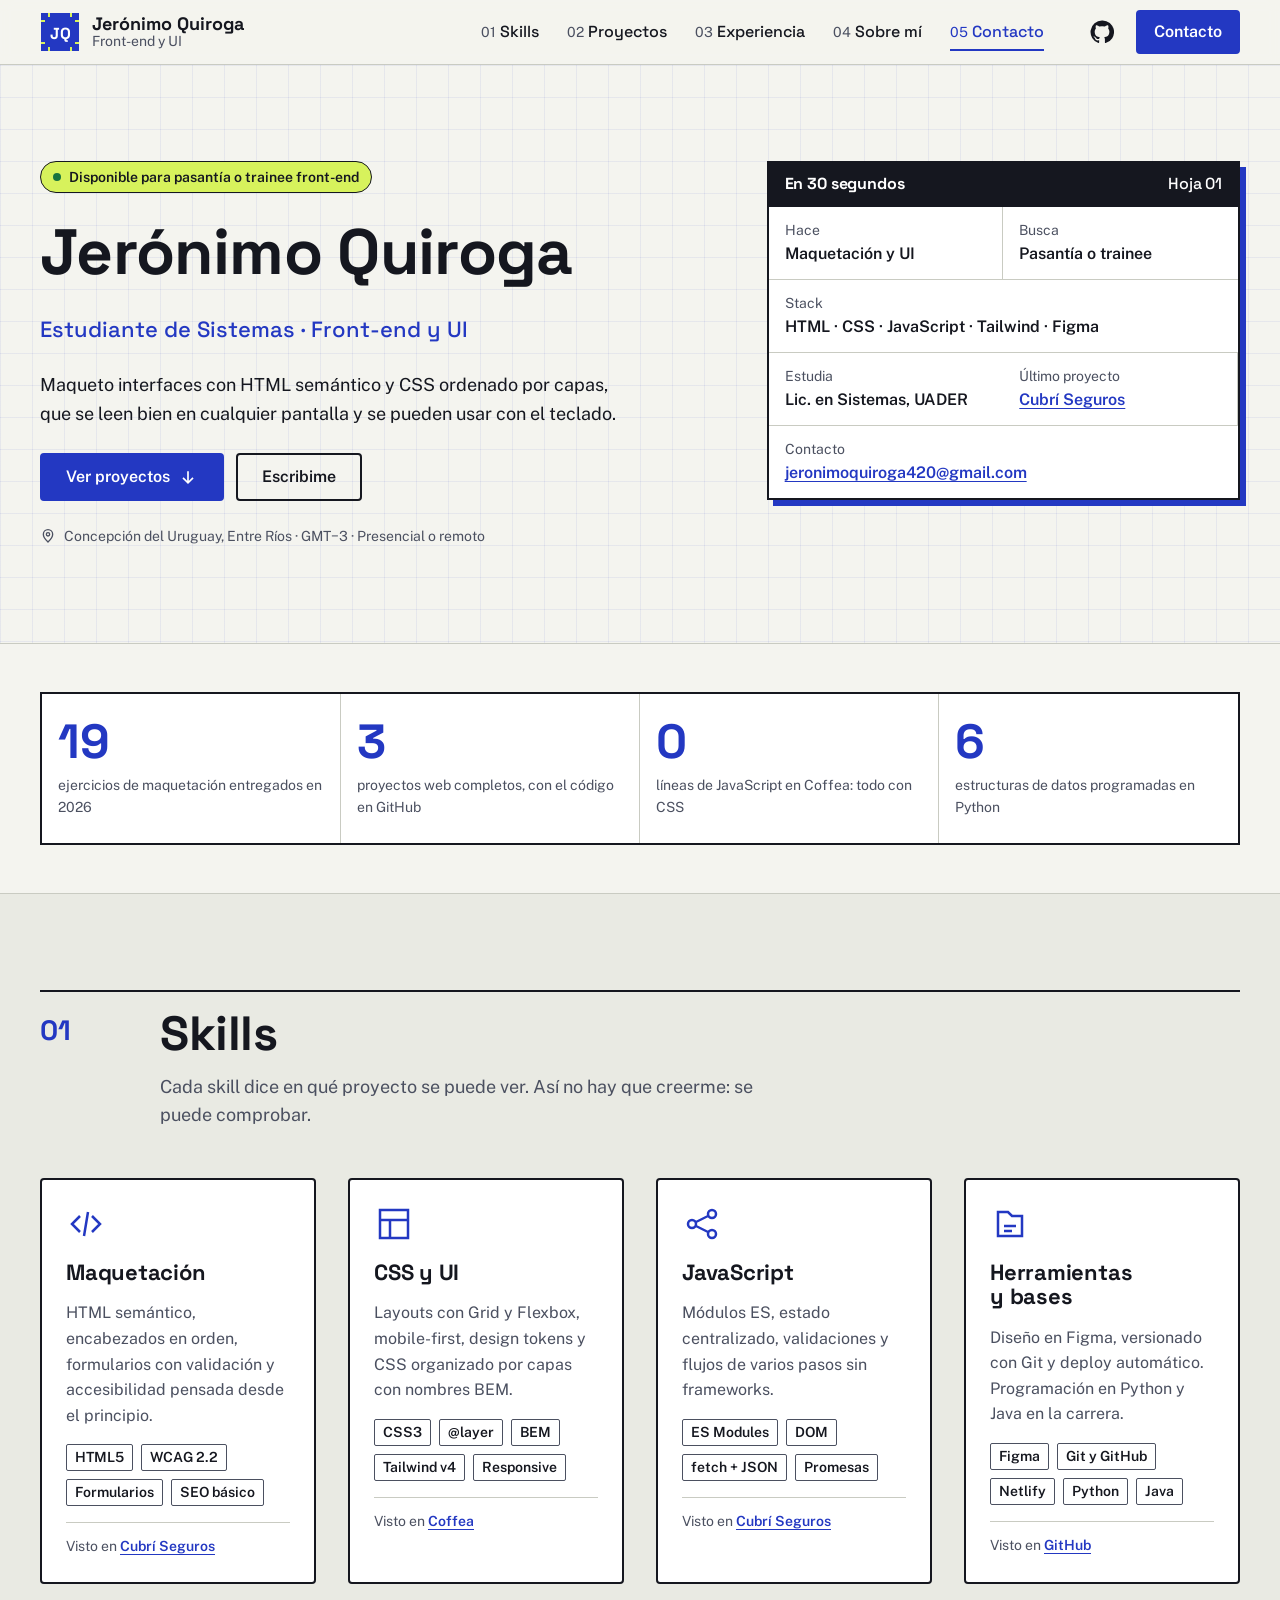
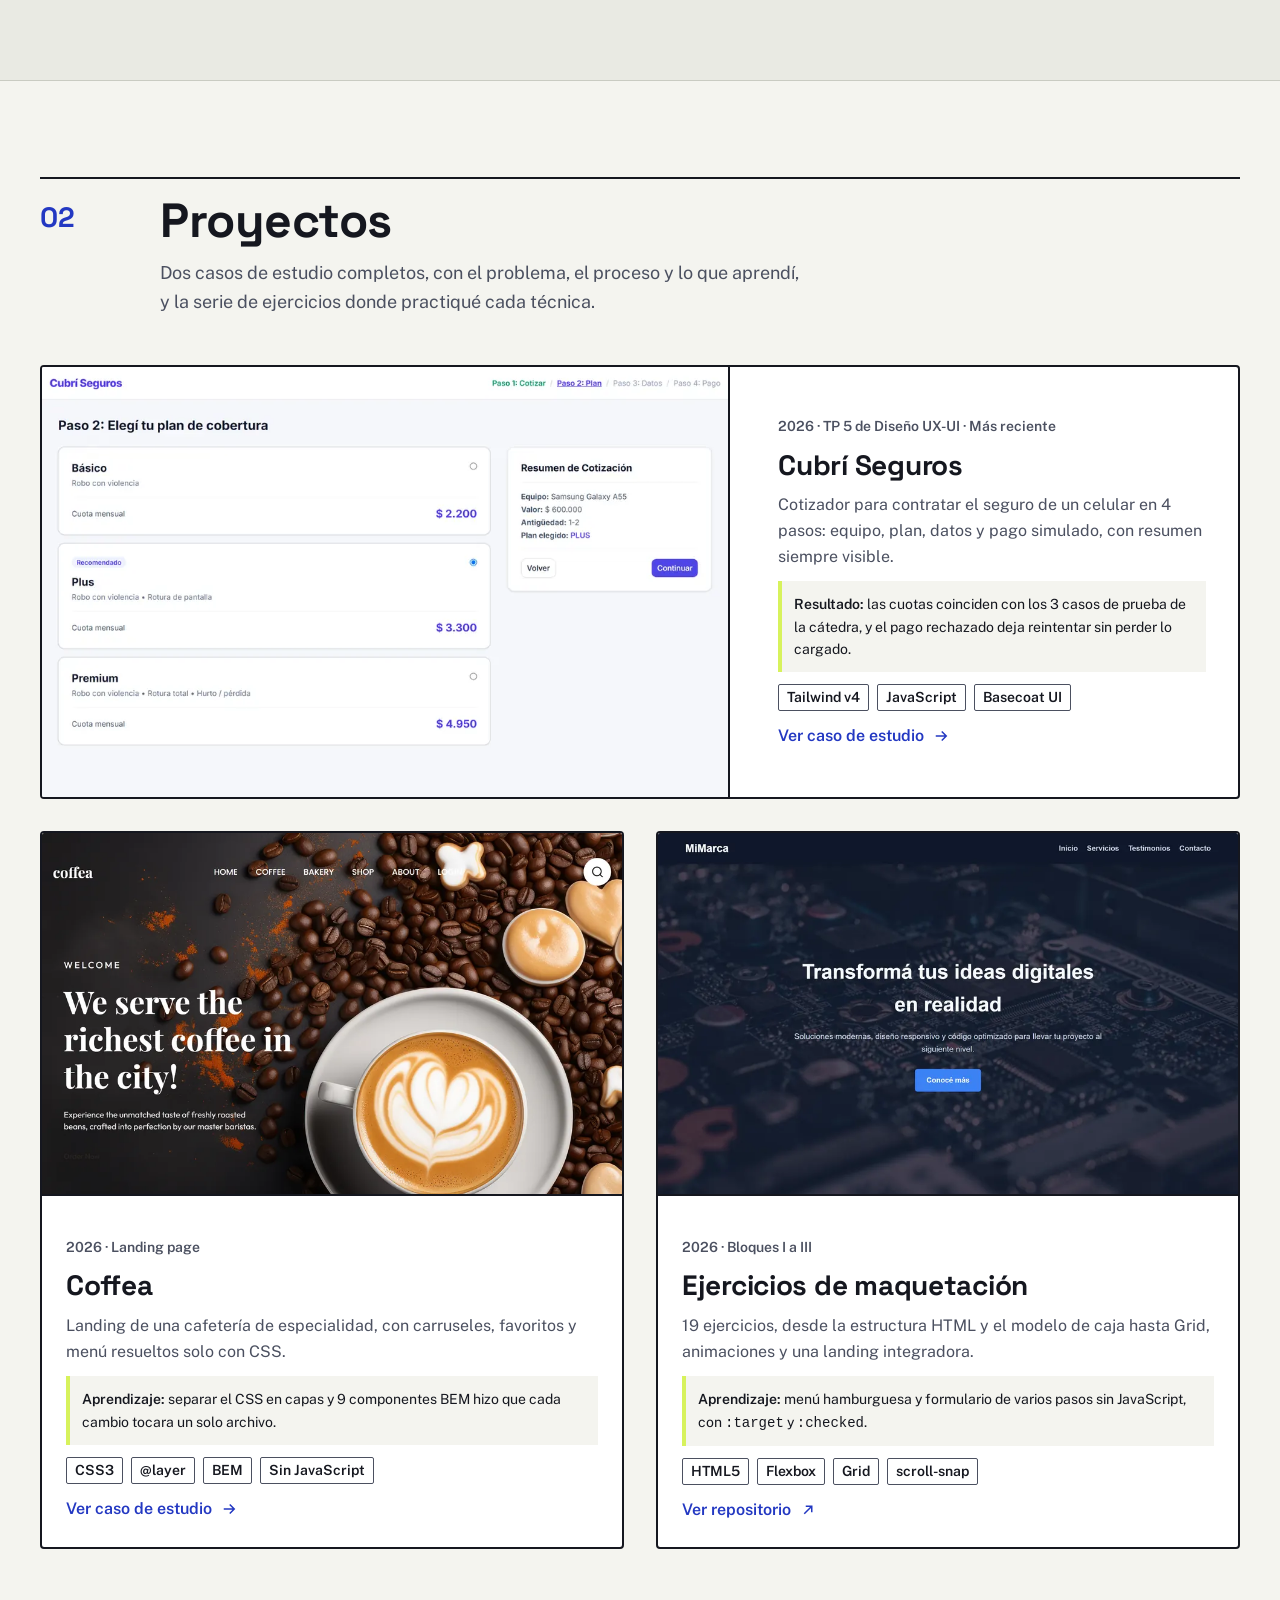
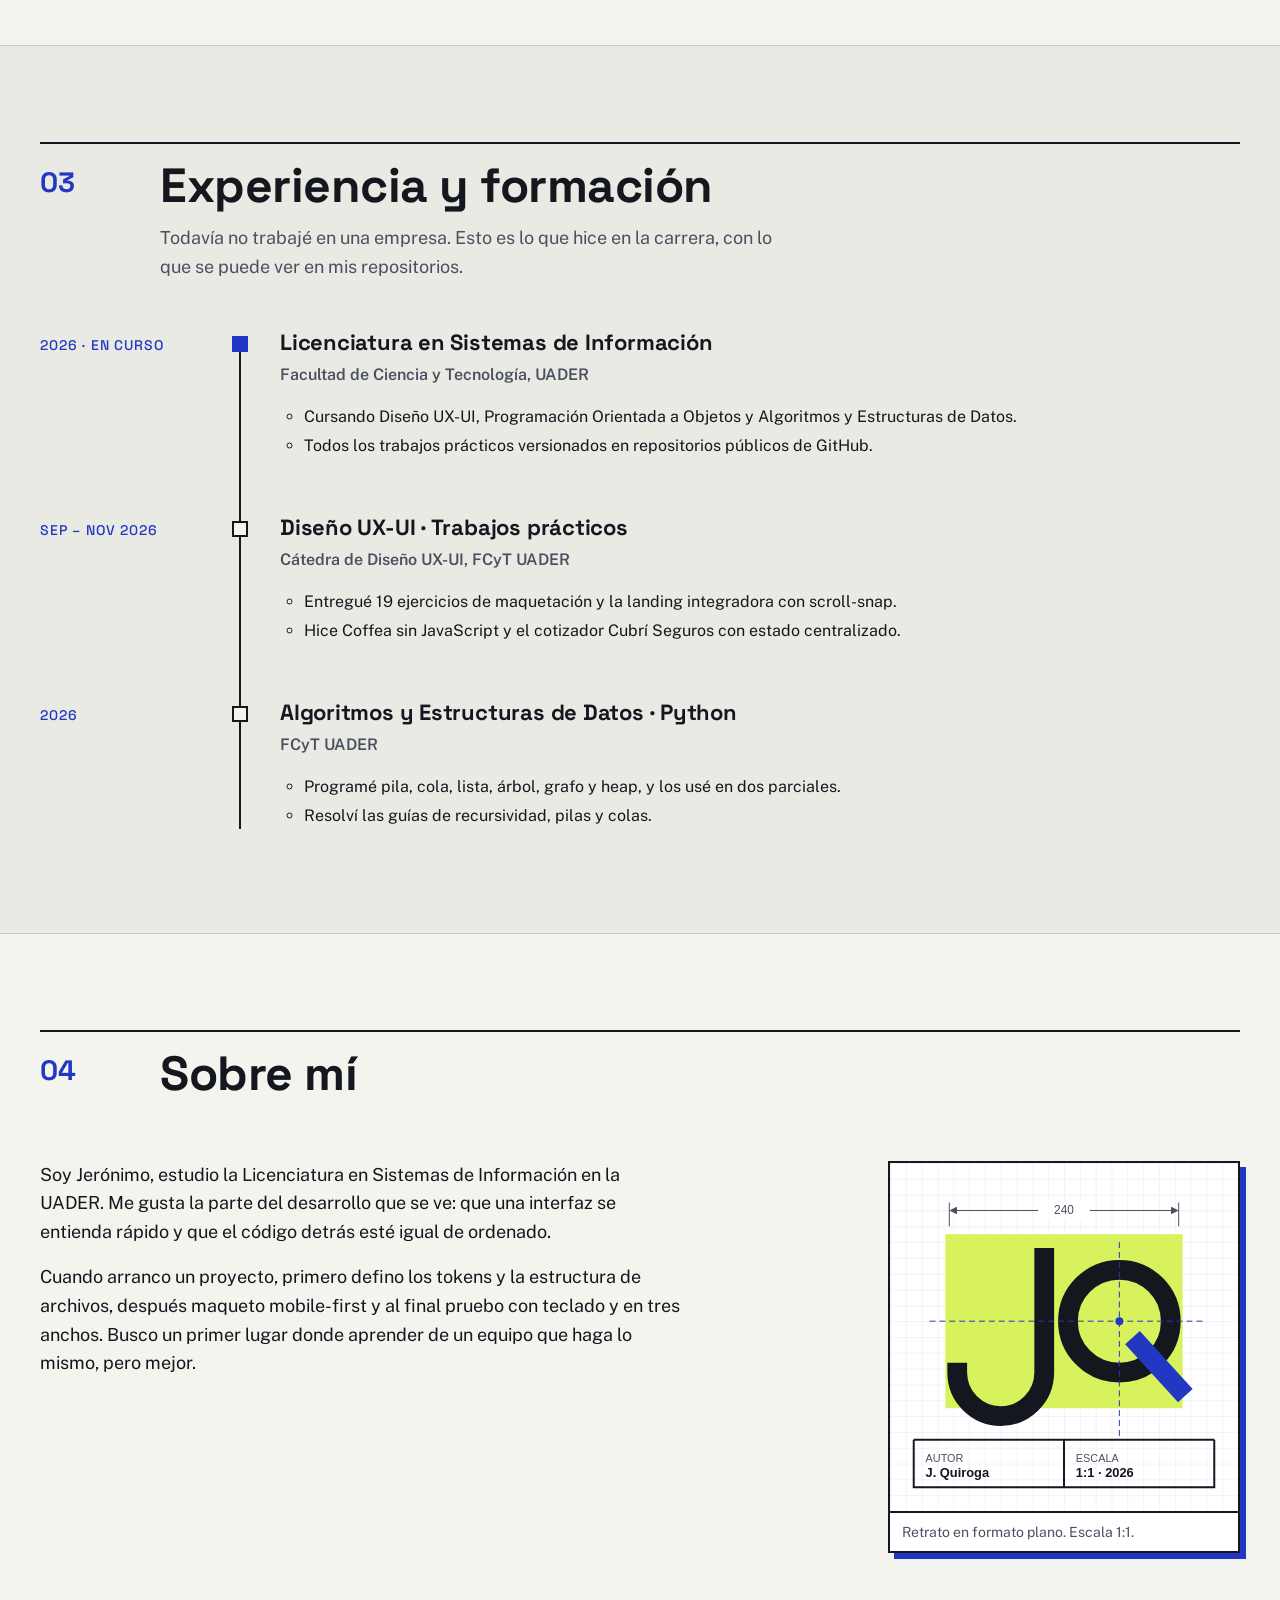
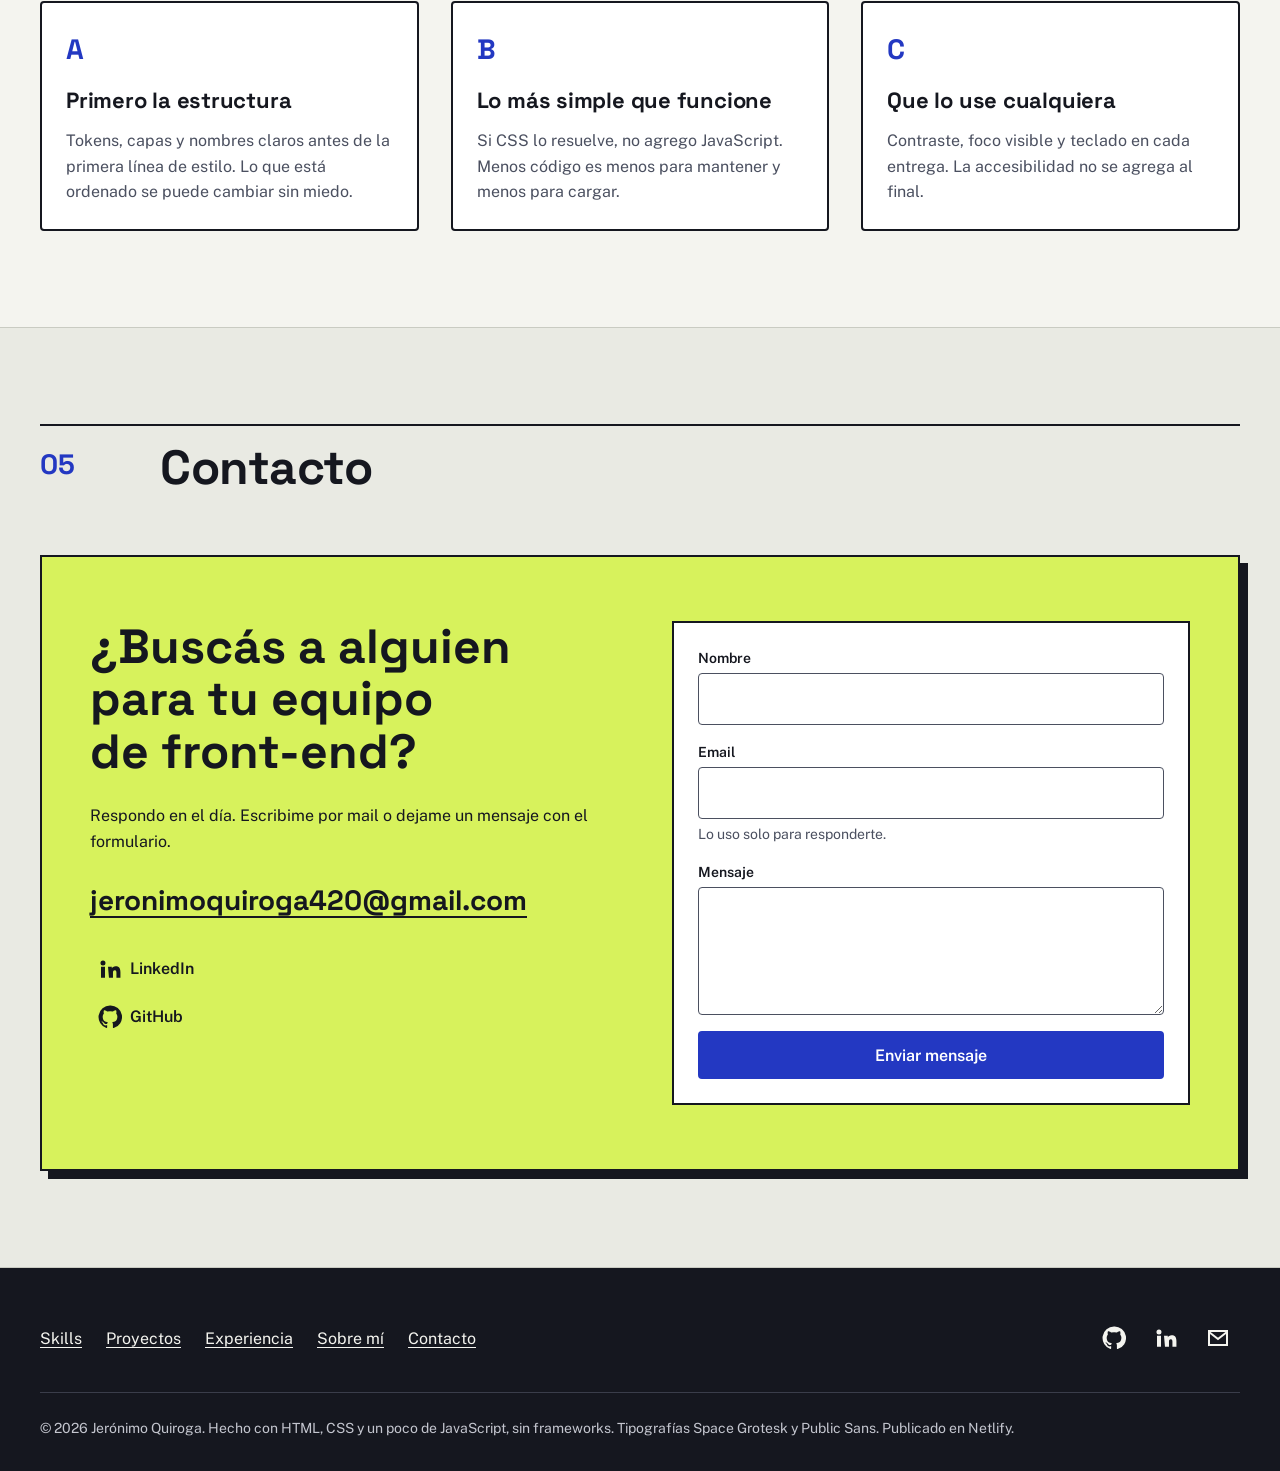
<file: index.html>
<!doctype html>
<html lang="es">
<head>
  <meta charset="utf-8">
  <meta name="viewport" content="width=device-width, initial-scale=1">
  <title>Jerónimo Quiroga · Front-end y UI · Portfolio</title>
  <meta name="description" content="Portfolio de Jerónimo Quiroga, estudiante de Sistemas en la UADER. Maqueta interfaces con HTML semántico, CSS ordenado y JavaScript. Busca pasantía o puesto trainee front-end.">
  <meta name="theme-color" content="#f4f4ef">
  <meta name="author" content="Jerónimo Quiroga">
  <link rel="canonical" href="https://jeronimo-quiroga.netlify.app/">
  <meta property="og:type" content="website">
  <meta property="og:locale" content="es_AR">
  <meta property="og:url" content="https://jeronimo-quiroga.netlify.app/">
  <meta property="og:title" content="Jerónimo Quiroga · Front-end y UI">
  <meta property="og:description" content="Estudiante de Sistemas que maqueta interfaces claras y accesibles. Proyectos, skills y contacto.">
  <meta property="og:image" content="https://jeronimo-quiroga.netlify.app/assets/img/og.png">
  <meta property="og:image:width" content="1200">
  <meta property="og:image:height" content="630">
  <meta property="og:image:alt" content="Portfolio de Jerónimo Quiroga: Front-end y UI">
  <meta name="twitter:card" content="summary_large_image">
  <link rel="icon" href="favicon.svg" type="image/svg+xml">
  <link rel="icon" href="favicon-32.png" sizes="32x32" type="image/png">
  <link rel="apple-touch-icon" href="apple-touch-icon.png">
  <link rel="preload" href="assets/fonts/space-grotesk-latin-700-normal.woff2" as="font" type="font/woff2" crossorigin>
  <link rel="preload" href="assets/fonts/public-sans-latin-400-normal.woff2" as="font" type="font/woff2" crossorigin>
  <link rel="stylesheet" href="css/tokens.css">
  <link rel="stylesheet" href="css/main.css">
  <script src="js/main.js" defer></script>
  <noscript><link rel="stylesheet" href="css/sin-js.css"></noscript>
</head>
<body>
  <a class="salto" href="#contenido">Saltar al contenido</a>

  <header class="cabecera">
    <div class="contenedor cabecera__barra">
      <a class="logo" href="#inicio">
        <svg class="logo__marca" viewBox="0 0 40 40" aria-hidden="true"><rect x="1" y="1" width="38" height="38" fill="#2338c2"/><path d="M1 9h4M1 31h4M35 9h4M35 31h4M9 1v4M31 1v4M9 35v4M31 35v4" stroke="#d7f25c" stroke-width="2"/><text x="20" y="26.5" text-anchor="middle" font-family="Space Grotesk, sans-serif" font-weight="700" font-size="16" fill="#fff">JQ</text></svg>
        <span class="logo__nombre">Jerónimo Quiroga<span class="logo__rol">Front-end y UI</span></span>
      </a>
      <button class="nav-toggle" type="button" aria-expanded="false" aria-controls="menu">
        <svg class="nav-toggle__icono" viewBox="0 0 24 24" fill="none" stroke="currentColor" stroke-width="2" aria-hidden="true"><path class="abrir" d="M3 6h18M3 12h18M3 18h18"/><path class="cerrar" d="M5 5l14 14M19 5L5 19"/></svg>
        Menú
      </button>
      <nav class="nav" id="menu" aria-label="Secciones">
        <ul class="nav__lista" role="list">
          <li><a class="nav__link" href="#skills"><span class="nav__num">01</span>Skills</a></li>
          <li><a class="nav__link" href="#proyectos"><span class="nav__num">02</span>Proyectos</a></li>
          <li><a class="nav__link" href="#experiencia"><span class="nav__num">03</span>Experiencia</a></li>
          <li><a class="nav__link" href="#sobre-mi"><span class="nav__num">04</span>Sobre mí</a></li>
          <li><a class="nav__link" href="#contacto"><span class="nav__num">05</span>Contacto</a></li>
        </ul>
        <div class="nav__acciones">
          <a class="icono-link" href="https://github.com/jeronimoquiroga-byte" target="_blank" rel="noopener noreferrer" aria-label="GitHub de Jerónimo (se abre en otra pestaña)">
            <svg viewBox="0 0 24 24" fill="currentColor" aria-hidden="true"><path d="M12 .5a11.5 11.5 0 0 0-3.64 22.4c.58.1.79-.25.79-.56v-2c-3.2.7-3.88-1.37-3.88-1.37-.52-1.33-1.28-1.69-1.28-1.69-1.05-.71.08-.7.08-.7 1.16.08 1.77 1.19 1.77 1.19 1.03 1.77 2.7 1.26 3.36.96.1-.75.4-1.26.73-1.55-2.55-.29-5.24-1.28-5.24-5.68 0-1.26.45-2.28 1.18-3.09-.12-.29-.51-1.46.11-3.04 0 0 .97-.31 3.17 1.18a11 11 0 0 1 5.77 0c2.2-1.49 3.17-1.18 3.17-1.18.63 1.58.23 2.75.11 3.04.74.81 1.18 1.83 1.18 3.09 0 4.41-2.69 5.38-5.25 5.67.41.36.78 1.06.78 2.14v3.17c0 .31.21.67.8.56A11.5 11.5 0 0 0 12 .5z"/></svg>
          </a>
          <a class="boton boton--chico" href="#contacto">Contacto</a>
        </div>
      </nav>
    </div>
  </header>

  <main id="contenido">
    <!-- HERO -->
    <section class="hero" id="inicio" aria-labelledby="titulo-hero">
      <div class="contenedor hero__grilla">
        <div class="hero__texto">
          <p class="insignia"><span class="insignia__punto" aria-hidden="true"></span>Disponible para pasantía o trainee front-end</p>
          <h1 class="hero__titulo" id="titulo-hero">Jerónimo Quiroga</h1>
          <p class="hero__rol">Estudiante de Sistemas · Front-end y UI</p>
          <p class="hero__propuesta">Maqueto interfaces con HTML semántico y CSS ordenado por capas, que se leen bien en cualquier pantalla y se pueden usar con el teclado.</p>
          <div class="hero__acciones">
            <a class="boton" href="#proyectos">Ver proyectos
              <svg viewBox="0 0 24 24" fill="none" stroke="currentColor" stroke-width="2" aria-hidden="true"><path d="M12 5v14M6 13l6 6 6-6"/></svg>
            </a>
            <a class="boton boton--secundario" href="#contacto">Escribime</a>
          </div>
          <p class="hero__ubicacion">
            <svg viewBox="0 0 24 24" fill="none" stroke="currentColor" stroke-width="2" aria-hidden="true"><path d="M12 21s-7-6.2-7-11.5A7 7 0 0 1 19 9.5C19 14.8 12 21 12 21z"/><circle cx="12" cy="9.5" r="2.5"/></svg>
            Concepción del Uruguay, Entre Ríos · GMT−3 · Presencial o remoto
          </p>
        </div>

        <aside class="rotulo" aria-labelledby="titulo-rotulo">
          <h2 class="rotulo__titulo" id="titulo-rotulo">En 30 segundos <span>Hoja 01</span></h2>
          <dl class="rotulo__datos">
            <div class="rotulo__dato"><dt>Hace</dt><dd>Maquetación y UI</dd></div>
            <div class="rotulo__dato"><dt>Busca</dt><dd>Pasantía o trainee</dd></div>
            <div class="rotulo__dato rotulo__dato--ancho"><dt>Stack</dt><dd>HTML · CSS · JavaScript · Tailwind · Figma</dd></div>
            <div class="rotulo__dato"><dt>Estudia</dt><dd>Lic. en Sistemas, UADER</dd></div>
            <div class="rotulo__dato"><dt>Último proyecto</dt><dd><a href="casos/cubri-seguros.html">Cubrí Seguros</a></dd></div>
            <div class="rotulo__dato rotulo__dato--ancho"><dt>Contacto</dt><dd><a href="mailto:jeronimoquiroga420@gmail.com">jeronimoquiroga420@gmail.com</a></dd></div>
          </dl>
        </aside>
      </div>
    </section>

    <!-- MÉTRICAS -->
    <section class="seccion seccion--compacta" aria-labelledby="titulo-logros" id="logros">
      <div class="contenedor">
        <h2 class="visualmente-oculto" id="titulo-logros">Logros en números</h2>
        <ul class="metricas" role="list">
          <li class="metrica"><span class="metrica__numero">19</span><span class="metrica__etiqueta">ejercicios de maquetación entregados en 2026</span></li>
          <li class="metrica"><span class="metrica__numero">3</span><span class="metrica__etiqueta">proyectos web completos, con el código en GitHub</span></li>
          <li class="metrica"><span class="metrica__numero">0</span><span class="metrica__etiqueta">líneas de JavaScript en Coffea: todo con CSS</span></li>
          <li class="metrica"><span class="metrica__numero">6</span><span class="metrica__etiqueta">estructuras de datos programadas en Python</span></li>
        </ul>
      </div>
    </section>

    <!-- SKILLS -->
    <section class="seccion seccion--alterna mt-7" id="skills" aria-labelledby="titulo-skills">
      <div class="contenedor">
        <header class="encabezado">
          <span class="encabezado__num" aria-hidden="true">01</span>
          <h2 class="encabezado__titulo" id="titulo-skills">Skills</h2>
          <p class="encabezado__bajada">Cada skill dice en qué proyecto se puede ver. Así no hay que creerme: se puede comprobar.</p>
        </header>
        <div class="grilla grilla--4">
          <article class="tarjeta skill">
            <svg class="skill__icono" viewBox="0 0 40 40" fill="none" stroke="currentColor" stroke-width="2.5" aria-hidden="true"><path d="M14 12l-8 8 8 8M26 12l8 8-8 8M22 8l-4 24"/></svg>
            <h3 class="tarjeta__titulo">Maquetación</h3>
            <p class="tarjeta__texto">HTML semántico, encabezados en orden, formularios con validación y accesibilidad pensada desde el principio.</p>
            <ul class="etiquetas" role="list"><li class="etiqueta">HTML5</li><li class="etiqueta">WCAG 2.2</li><li class="etiqueta">Formularios</li><li class="etiqueta">SEO básico</li></ul>
            <p class="tarjeta__pie">Visto en <a href="casos/cubri-seguros.html">Cubrí Seguros</a></p>
          </article>
          <article class="tarjeta skill">
            <svg class="skill__icono" viewBox="0 0 40 40" fill="none" stroke="currentColor" stroke-width="2.5" aria-hidden="true"><rect x="6" y="6" width="28" height="28"/><path d="M6 16h28M16 16v18"/></svg>
            <h3 class="tarjeta__titulo">CSS y UI</h3>
            <p class="tarjeta__texto">Layouts con Grid y Flexbox, mobile-first, design tokens y CSS organizado por capas con nombres BEM.</p>
            <ul class="etiquetas" role="list"><li class="etiqueta">CSS3</li><li class="etiqueta">@layer</li><li class="etiqueta">BEM</li><li class="etiqueta">Tailwind v4</li><li class="etiqueta">Responsive</li></ul>
            <p class="tarjeta__pie">Visto en <a href="casos/coffea.html">Coffea</a></p>
          </article>
          <article class="tarjeta skill">
            <svg class="skill__icono" viewBox="0 0 40 40" fill="none" stroke="currentColor" stroke-width="2.5" aria-hidden="true"><circle cx="10" cy="20" r="4"/><circle cx="30" cy="10" r="4"/><circle cx="30" cy="30" r="4"/><path d="M14 18l12-6M14 22l12 6"/></svg>
            <h3 class="tarjeta__titulo">JavaScript</h3>
            <p class="tarjeta__texto">Módulos ES, estado centralizado, validaciones y flujos de varios pasos sin frameworks.</p>
            <ul class="etiquetas" role="list"><li class="etiqueta">ES Modules</li><li class="etiqueta">DOM</li><li class="etiqueta">fetch + JSON</li><li class="etiqueta">Promesas</li></ul>
            <p class="tarjeta__pie">Visto en <a href="casos/cubri-seguros.html">Cubrí Seguros</a></p>
          </article>
          <article class="tarjeta skill">
            <svg class="skill__icono" viewBox="0 0 40 40" fill="none" stroke="currentColor" stroke-width="2.5" aria-hidden="true"><path d="M8 32V8h10l4 4h10v20z"/><path d="M14 22h12M14 27h8"/></svg>
            <h3 class="tarjeta__titulo">Herramientas y bases</h3>
            <p class="tarjeta__texto">Diseño en Figma, versionado con Git y deploy automático. Programación en Python y Java en la carrera.</p>
            <ul class="etiquetas" role="list"><li class="etiqueta">Figma</li><li class="etiqueta">Git y GitHub</li><li class="etiqueta">Netlify</li><li class="etiqueta">Python</li><li class="etiqueta">Java</li></ul>
            <p class="tarjeta__pie">Visto en <a href="https://github.com/jeronimoquiroga-byte" target="_blank" rel="noopener noreferrer">GitHub<span class="visualmente-oculto"> (se abre en otra pestaña)</span></a></p>
          </article>
        </div>
      </div>
    </section>

    <!-- PROYECTOS -->
    <section class="seccion" id="proyectos" aria-labelledby="titulo-proyectos">
      <div class="contenedor">
        <header class="encabezado">
          <span class="encabezado__num" aria-hidden="true">02</span>
          <h2 class="encabezado__titulo" id="titulo-proyectos">Proyectos</h2>
          <p class="encabezado__bajada">Dos casos de estudio completos, con el problema, el proceso y lo que aprendí, y la serie de ejercicios donde practiqué cada técnica.</p>
        </header>
        <div class="grilla grilla--2">
          <article class="tarjeta proyecto proyecto--destacado">
            <img class="proyecto__imagen" src="assets/img/proyectos/cubri-960.webp" srcset="assets/img/proyectos/cubri-480.webp 480w, assets/img/proyectos/cubri-960.webp 960w" sizes="(min-width: 1280px) 700px, (min-width: 768px) 90vw, 100vw" width="960" height="600" alt="Paso 2 de Cubrí Seguros: tres planes con su cuota mensual y el resumen de la cotización al costado." loading="lazy" decoding="async">
            <div class="proyecto__cuerpo">
              <p class="proyecto__meta">2026 · TP 5 de Diseño UX-UI · Más reciente</p>
              <h3 class="proyecto__titulo"><a class="proyecto__link" href="casos/cubri-seguros.html">Cubrí Seguros</a></h3>
              <p class="tarjeta__texto">Cotizador para contratar el seguro de un celular en 4 pasos: equipo, plan, datos y pago simulado, con resumen siempre visible.</p>
              <p class="proyecto__resultado"><b>Resultado:</b> las cuotas coinciden con los 3 casos de prueba de la cátedra, y el pago rechazado deja reintentar sin perder lo cargado.</p>
              <ul class="etiquetas" role="list"><li class="etiqueta">Tailwind v4</li><li class="etiqueta">JavaScript</li><li class="etiqueta">Basecoat UI</li></ul>
              <span class="proyecto__accion">Ver caso de estudio <svg viewBox="0 0 24 24" fill="none" stroke="currentColor" stroke-width="2" aria-hidden="true"><path d="M5 12h14M13 6l6 6-6 6"/></svg></span>
            </div>
          </article>
          <article class="tarjeta proyecto">
            <img class="proyecto__imagen" src="assets/img/proyectos/coffea-960.webp" srcset="assets/img/proyectos/coffea-480.webp 480w, assets/img/proyectos/coffea-960.webp 960w" sizes="(min-width: 1280px) 590px, (min-width: 768px) 45vw, 100vw" width="960" height="600" alt="Portada de Coffea: título en tipografía serif sobre granos de café y una taza con arte latte." loading="lazy" decoding="async">
            <div class="proyecto__cuerpo">
              <p class="proyecto__meta">2026 · Landing page</p>
              <h3 class="proyecto__titulo"><a class="proyecto__link" href="casos/coffea.html">Coffea</a></h3>
              <p class="tarjeta__texto">Landing de una cafetería de especialidad, con carruseles, favoritos y menú resueltos solo con CSS.</p>
              <p class="proyecto__resultado"><b>Aprendizaje:</b> separar el CSS en capas y 9 componentes BEM hizo que cada cambio tocara un solo archivo.</p>
              <ul class="etiquetas" role="list"><li class="etiqueta">CSS3</li><li class="etiqueta">@layer</li><li class="etiqueta">BEM</li><li class="etiqueta">Sin JavaScript</li></ul>
              <span class="proyecto__accion">Ver caso de estudio <svg viewBox="0 0 24 24" fill="none" stroke="currentColor" stroke-width="2" aria-hidden="true"><path d="M5 12h14M13 6l6 6-6 6"/></svg></span>
            </div>
          </article>
          <article class="tarjeta proyecto">
            <img class="proyecto__imagen" src="assets/img/proyectos/ejercicios-960.webp" srcset="assets/img/proyectos/ejercicios-480.webp 480w, assets/img/proyectos/ejercicios-960.webp 960w" sizes="(min-width: 1280px) 590px, (min-width: 768px) 45vw, 100vw" width="960" height="600" alt="Ejercicio 20, landing integradora: título centrado sobre una foto oscura de una placa electrónica y un botón azul." loading="lazy" decoding="async">
            <div class="proyecto__cuerpo">
              <p class="proyecto__meta">2026 · Bloques I a III</p>
              <h3 class="proyecto__titulo"><a class="proyecto__link" href="https://github.com/jeronimoquiroga-byte/Dise-o_UI-UX" target="_blank" rel="noopener noreferrer">Ejercicios de maquetación<span class="visualmente-oculto"> (repositorio, se abre en otra pestaña)</span></a></h3>
              <p class="tarjeta__texto">19 ejercicios, desde la estructura HTML y el modelo de caja hasta Grid, animaciones y una landing integradora.</p>
              <p class="proyecto__resultado"><b>Aprendizaje:</b> menú hamburguesa y formulario de varios pasos sin JavaScript, con <code>:target</code> y <code>:checked</code>.</p>
              <ul class="etiquetas" role="list"><li class="etiqueta">HTML5</li><li class="etiqueta">Flexbox</li><li class="etiqueta">Grid</li><li class="etiqueta">scroll-snap</li></ul>
              <span class="proyecto__accion">Ver repositorio <svg viewBox="0 0 24 24" fill="none" stroke="currentColor" stroke-width="2" aria-hidden="true"><path d="M7 17L17 7M9 7h8v8"/></svg></span>
            </div>
          </article>
        </div>
      </div>
    </section>

    <!-- EXPERIENCIA -->
    <section class="seccion seccion--alterna" id="experiencia" aria-labelledby="titulo-experiencia">
      <div class="contenedor">
        <header class="encabezado">
          <span class="encabezado__num" aria-hidden="true">03</span>
          <h2 class="encabezado__titulo" id="titulo-experiencia">Experiencia y formación</h2>
          <p class="encabezado__bajada">Todavía no trabajé en una empresa. Esto es lo que hice en la carrera, con lo que se puede ver en mis repositorios.</p>
        </header>
        <ol class="linea-tiempo" role="list">
          <li class="hito hito--actual">
            <p class="hito__periodo">2026 · En curso</p>
            <h3 class="hito__rol">Licenciatura en Sistemas de Información</h3>
            <p class="hito__lugar">Facultad de Ciencia y Tecnología, UADER</p>
            <ul class="hito__logros">
              <li>Cursando Diseño UX-UI, Programación Orientada a Objetos y Algoritmos y Estructuras de Datos.</li>
              <li>Todos los trabajos prácticos versionados en repositorios públicos de GitHub.</li>
            </ul>
          </li>
          <li class="hito">
            <p class="hito__periodo">Sep – Nov 2026</p>
            <h3 class="hito__rol">Diseño UX-UI · Trabajos prácticos</h3>
            <p class="hito__lugar">Cátedra de Diseño UX-UI, FCyT UADER</p>
            <ul class="hito__logros">
              <li>Entregué 19 ejercicios de maquetación y la landing integradora con scroll-snap.</li>
              <li>Hice Coffea sin JavaScript y el cotizador Cubrí Seguros con estado centralizado.</li>
            </ul>
          </li>
          <li class="hito">
            <p class="hito__periodo">2026</p>
            <h3 class="hito__rol">Algoritmos y Estructuras de Datos · Python</h3>
            <p class="hito__lugar">FCyT UADER</p>
            <ul class="hito__logros">
              <li>Programé pila, cola, lista, árbol, grafo y heap, y los usé en dos parciales.</li>
              <li>Resolví las guías de recursividad, pilas y colas.</li>
            </ul>
          </li>
        </ol>
      </div>
    </section>

    <!-- SOBRE MÍ -->
    <section class="seccion" id="sobre-mi" aria-labelledby="titulo-sobre">
      <div class="contenedor">
        <header class="encabezado">
          <span class="encabezado__num" aria-hidden="true">04</span>
          <h2 class="encabezado__titulo" id="titulo-sobre">Sobre mí</h2>
        </header>
        <div class="sobre">
          <div class="sobre__texto">
            <p>Soy Jerónimo, estudio la Licenciatura en Sistemas de Información en la UADER. Me gusta la parte del desarrollo que se ve: que una interfaz se entienda rápido y que el código detrás esté igual de ordenado.</p>
            <p>Cuando arranco un proyecto, primero defino los tokens y la estructura de archivos, después maqueto mobile-first y al final pruebo con teclado y en tres anchos. Busco un primer lugar donde aprender de un equipo que haga lo mismo, pero mejor.</p>
          </div>
          <figure class="sobre__retrato">
            <img src="assets/img/retrato.svg" width="352" height="352" alt="Ilustración de Jerónimo: las iniciales JQ dibujadas como un plano, con cotas y líneas de construcción." loading="lazy">
            <figcaption>Retrato en formato plano. Escala 1:1.</figcaption>
          </figure>
        </div>
        <h3 class="visualmente-oculto">Principios de trabajo</h3>
        <ul class="grilla grilla--2 grilla--3 mt-7" role="list">
          <li class="tarjeta"><span class="principio__num" aria-hidden="true">A</span><h4 class="tarjeta__titulo">Primero la estructura</h4><p class="tarjeta__texto">Tokens, capas y nombres claros antes de la primera línea de estilo. Lo que está ordenado se puede cambiar sin miedo.</p></li>
          <li class="tarjeta"><span class="principio__num" aria-hidden="true">B</span><h4 class="tarjeta__titulo">Lo más simple que funcione</h4><p class="tarjeta__texto">Si CSS lo resuelve, no agrego JavaScript. Menos código es menos para mantener y menos para cargar.</p></li>
          <li class="tarjeta"><span class="principio__num" aria-hidden="true">C</span><h4 class="tarjeta__titulo">Que lo use cualquiera</h4><p class="tarjeta__texto">Contraste, foco visible y teclado en cada entrega. La accesibilidad no se agrega al final.</p></li>
        </ul>
      </div>
    </section>

    <!-- CONTACTO -->
    <section class="seccion seccion--alterna" id="contacto" aria-labelledby="titulo-contacto">
      <div class="contenedor">
        <header class="encabezado">
          <span class="encabezado__num" aria-hidden="true">05</span>
          <h2 class="encabezado__titulo" id="titulo-contacto">Contacto</h2>
        </header>
        <div class="contacto">
          <div class="contacto__texto">
            <p class="contacto__titulo">¿Buscás a alguien para tu equipo de front-end?</p>
            <p>Respondo en el día. Escribime por mail o dejame un mensaje con el formulario.</p>
            <a class="contacto__email" href="mailto:jeronimoquiroga420@gmail.com">jeronimoquiroga420@gmail.com</a>
            <ul class="contacto__redes" role="list">
              <li><a class="icono-link" href="https://www.linkedin.com/in/jeronimo-quiroga-a33716441" target="_blank" rel="noopener noreferrer">
                <svg viewBox="0 0 24 24" fill="currentColor" aria-hidden="true"><path d="M4.98 3.5a2.5 2.5 0 1 1 0 5 2.5 2.5 0 0 1 0-5zM3 9.75h4v11H3zm7 0h3.8v1.5h.06c.53-1 1.84-2.06 3.78-2.06 4.04 0 4.79 2.66 4.79 6.12v5.44h-4v-4.82c0-1.15-.02-2.63-1.6-2.63-1.6 0-1.85 1.25-1.85 2.55v4.9h-4z"/></svg>
                LinkedIn<span class="visualmente-oculto"> (se abre en otra pestaña)</span></a></li>
              <li><a class="icono-link" href="https://github.com/jeronimoquiroga-byte" target="_blank" rel="noopener noreferrer">
                <svg viewBox="0 0 24 24" fill="currentColor" aria-hidden="true"><path d="M12 .5a11.5 11.5 0 0 0-3.64 22.4c.58.1.79-.25.79-.56v-2c-3.2.7-3.88-1.37-3.88-1.37-.52-1.33-1.28-1.69-1.28-1.69-1.05-.71.08-.7.08-.7 1.16.08 1.77 1.19 1.77 1.19 1.03 1.77 2.7 1.26 3.36.96.1-.75.4-1.26.73-1.55-2.55-.29-5.24-1.28-5.24-5.68 0-1.26.45-2.28 1.18-3.09-.12-.29-.51-1.46.11-3.04 0 0 .97-.31 3.17 1.18a11 11 0 0 1 5.77 0c2.2-1.49 3.17-1.18 3.17-1.18.63 1.58.23 2.75.11 3.04.74.81 1.18 1.83 1.18 3.09 0 4.41-2.69 5.38-5.25 5.67.41.36.78 1.06.78 2.14v3.17c0 .31.21.67.8.56A11.5 11.5 0 0 0 12 .5z"/></svg>
                GitHub<span class="visualmente-oculto"> (se abre en otra pestaña)</span></a></li>
            </ul>
          </div>
          <form class="formulario" name="contacto" method="POST" action="/gracias.html" data-netlify="true" netlify-honeypot="sitio-web">
            <input type="hidden" name="form-name" value="contacto">
            <p class="oculto-bot" aria-hidden="true"><label>No completar <input name="sitio-web" tabindex="-1" autocomplete="off"></label></p>
            <div class="campo">
              <label class="campo__etiqueta" for="nombre">Nombre</label>
              <input class="campo__control" id="nombre" name="nombre" type="text" autocomplete="name" required>
            </div>
            <div class="campo">
              <label class="campo__etiqueta" for="email">Email</label>
              <input class="campo__control" id="email" name="email" type="email" autocomplete="email" required aria-describedby="ayuda-email">
              <p class="campo__ayuda" id="ayuda-email">Lo uso solo para responderte.</p>
            </div>
            <div class="campo">
              <label class="campo__etiqueta" for="mensaje">Mensaje</label>
              <textarea class="campo__control" id="mensaje" name="mensaje" required></textarea>
            </div>
            <button class="boton" type="submit">Enviar mensaje</button>
          </form>
        </div>
      </div>
    </section>
  </main>

  <footer class="pie">
    <div class="contenedor pie__grilla">
      <nav class="pie__nav" aria-label="Secciones (pie)">
        <ul role="list">
          <li><a href="#skills">Skills</a></li>
          <li><a href="#proyectos">Proyectos</a></li>
          <li><a href="#experiencia">Experiencia</a></li>
          <li><a href="#sobre-mi">Sobre mí</a></li>
          <li><a href="#contacto">Contacto</a></li>
        </ul>
      </nav>
      <div class="pie__redes">
        <a class="icono-link" href="https://github.com/jeronimoquiroga-byte" target="_blank" rel="noopener noreferrer" aria-label="GitHub (se abre en otra pestaña)"><svg viewBox="0 0 24 24" fill="currentColor" aria-hidden="true"><path d="M12 .5a11.5 11.5 0 0 0-3.64 22.4c.58.1.79-.25.79-.56v-2c-3.2.7-3.88-1.37-3.88-1.37-.52-1.33-1.28-1.69-1.28-1.69-1.05-.71.08-.7.08-.7 1.16.08 1.77 1.19 1.77 1.19 1.03 1.77 2.7 1.26 3.36.96.1-.75.4-1.26.73-1.55-2.55-.29-5.24-1.28-5.24-5.68 0-1.26.45-2.28 1.18-3.09-.12-.29-.51-1.46.11-3.04 0 0 .97-.31 3.17 1.18a11 11 0 0 1 5.77 0c2.2-1.49 3.17-1.18 3.17-1.18.63 1.58.23 2.75.11 3.04.74.81 1.18 1.83 1.18 3.09 0 4.41-2.69 5.38-5.25 5.67.41.36.78 1.06.78 2.14v3.17c0 .31.21.67.8.56A11.5 11.5 0 0 0 12 .5z"/></svg></a>
        <a class="icono-link" href="https://www.linkedin.com/in/jeronimo-quiroga-a33716441" target="_blank" rel="noopener noreferrer" aria-label="LinkedIn (se abre en otra pestaña)"><svg viewBox="0 0 24 24" fill="currentColor" aria-hidden="true"><path d="M4.98 3.5a2.5 2.5 0 1 1 0 5 2.5 2.5 0 0 1 0-5zM3 9.75h4v11H3zm7 0h3.8v1.5h.06c.53-1 1.84-2.06 3.78-2.06 4.04 0 4.79 2.66 4.79 6.12v5.44h-4v-4.82c0-1.15-.02-2.63-1.6-2.63-1.6 0-1.85 1.25-1.85 2.55v4.9h-4z"/></svg></a>
        <a class="icono-link" href="mailto:jeronimoquiroga420@gmail.com" aria-label="Email"><svg viewBox="0 0 24 24" fill="none" stroke="currentColor" stroke-width="2" aria-hidden="true"><rect x="3" y="5" width="18" height="14"/><path d="M3 6l9 7 9-7"/></svg></a>
      </div>
      <p class="pie__legal">© 2026 Jerónimo Quiroga. Hecho con HTML, CSS y un poco de JavaScript, sin frameworks. Tipografías Space Grotesk y Public Sans. Publicado en Netlify.</p>
    </div>
  </footer>
</body>
</html>
</file>
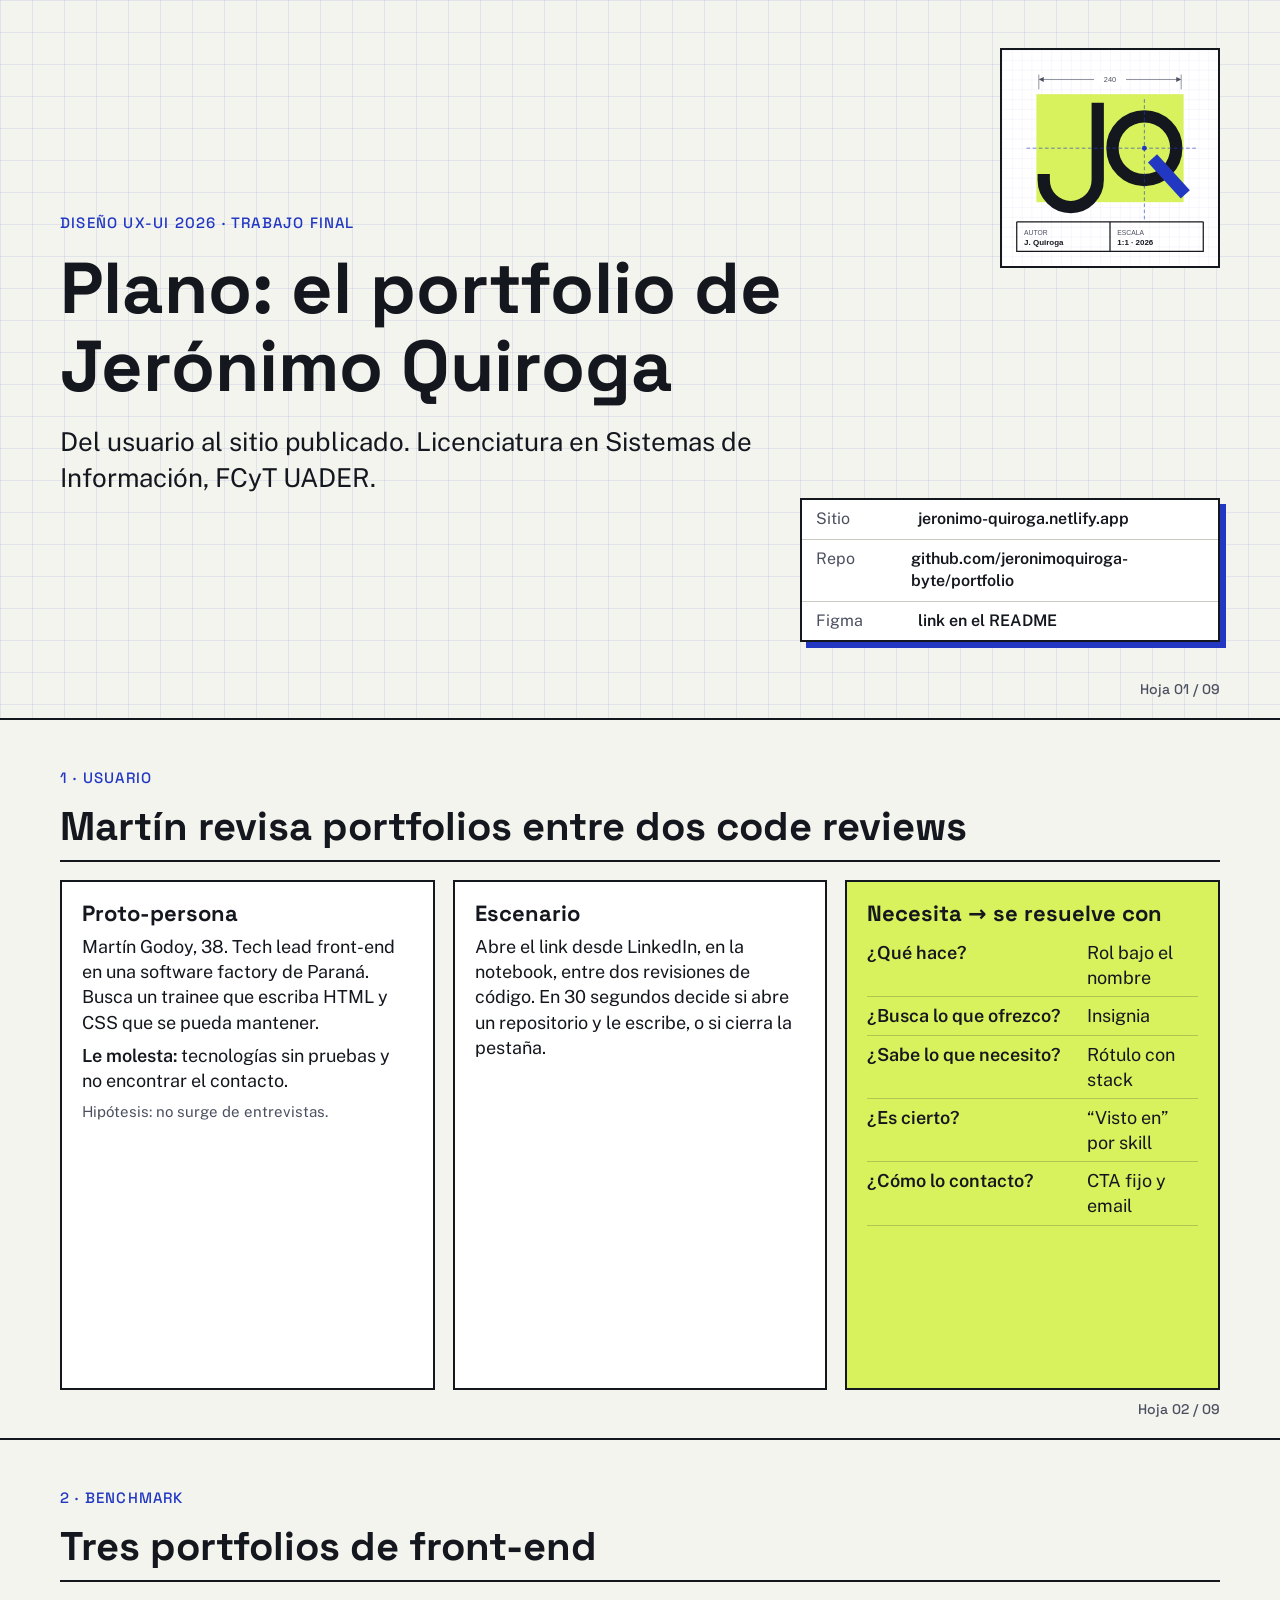
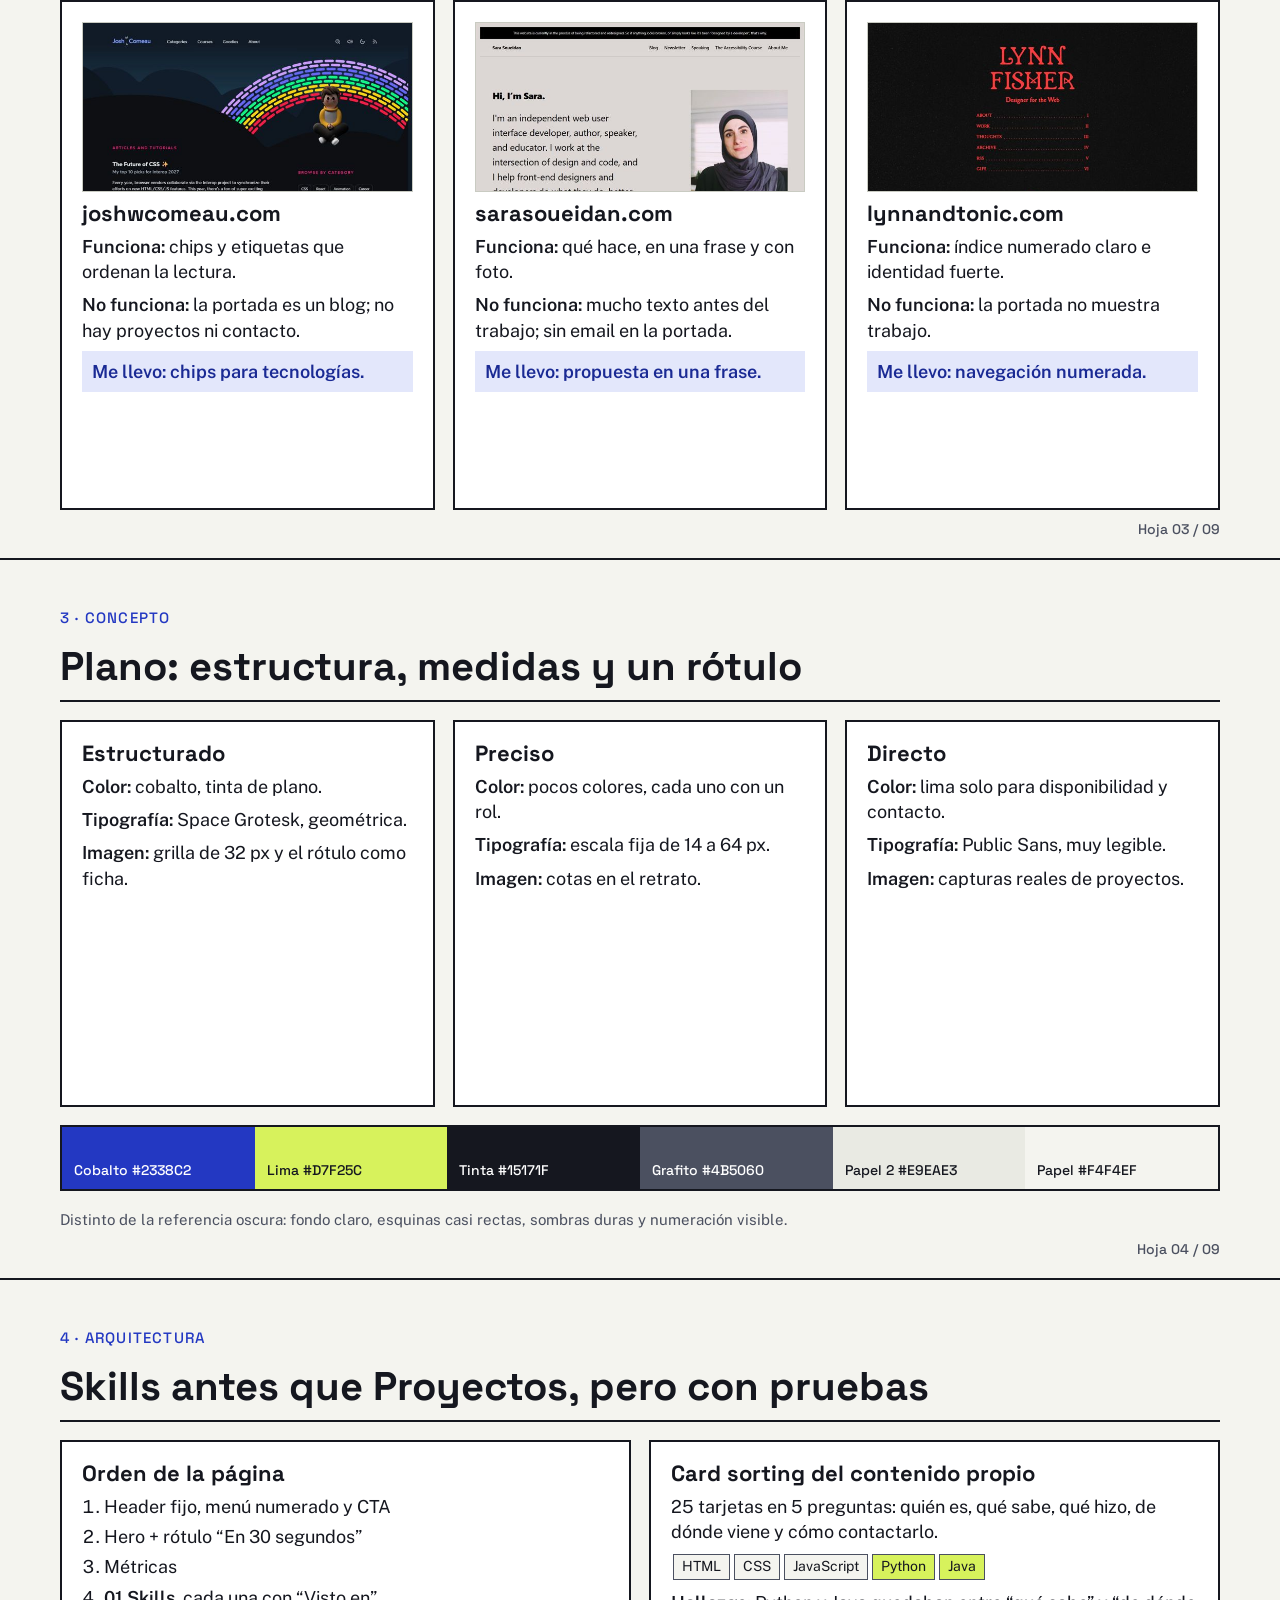
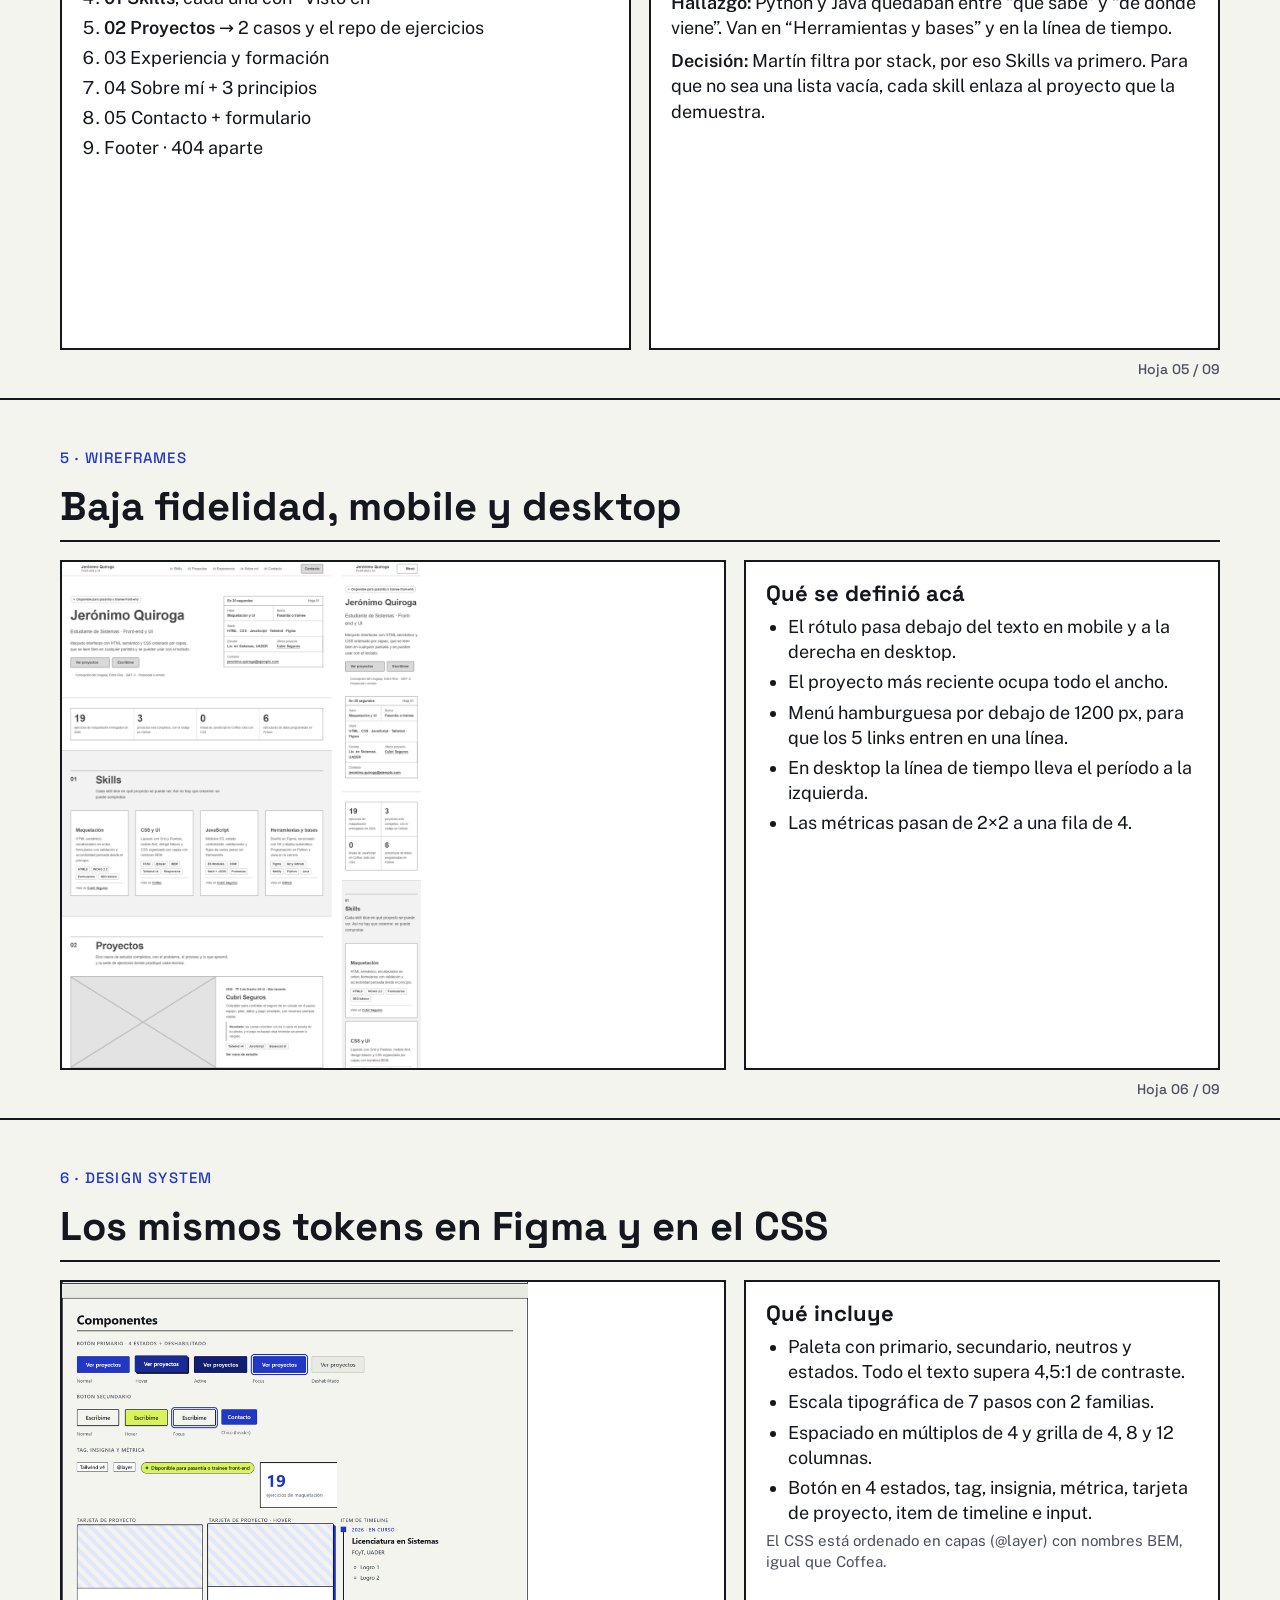
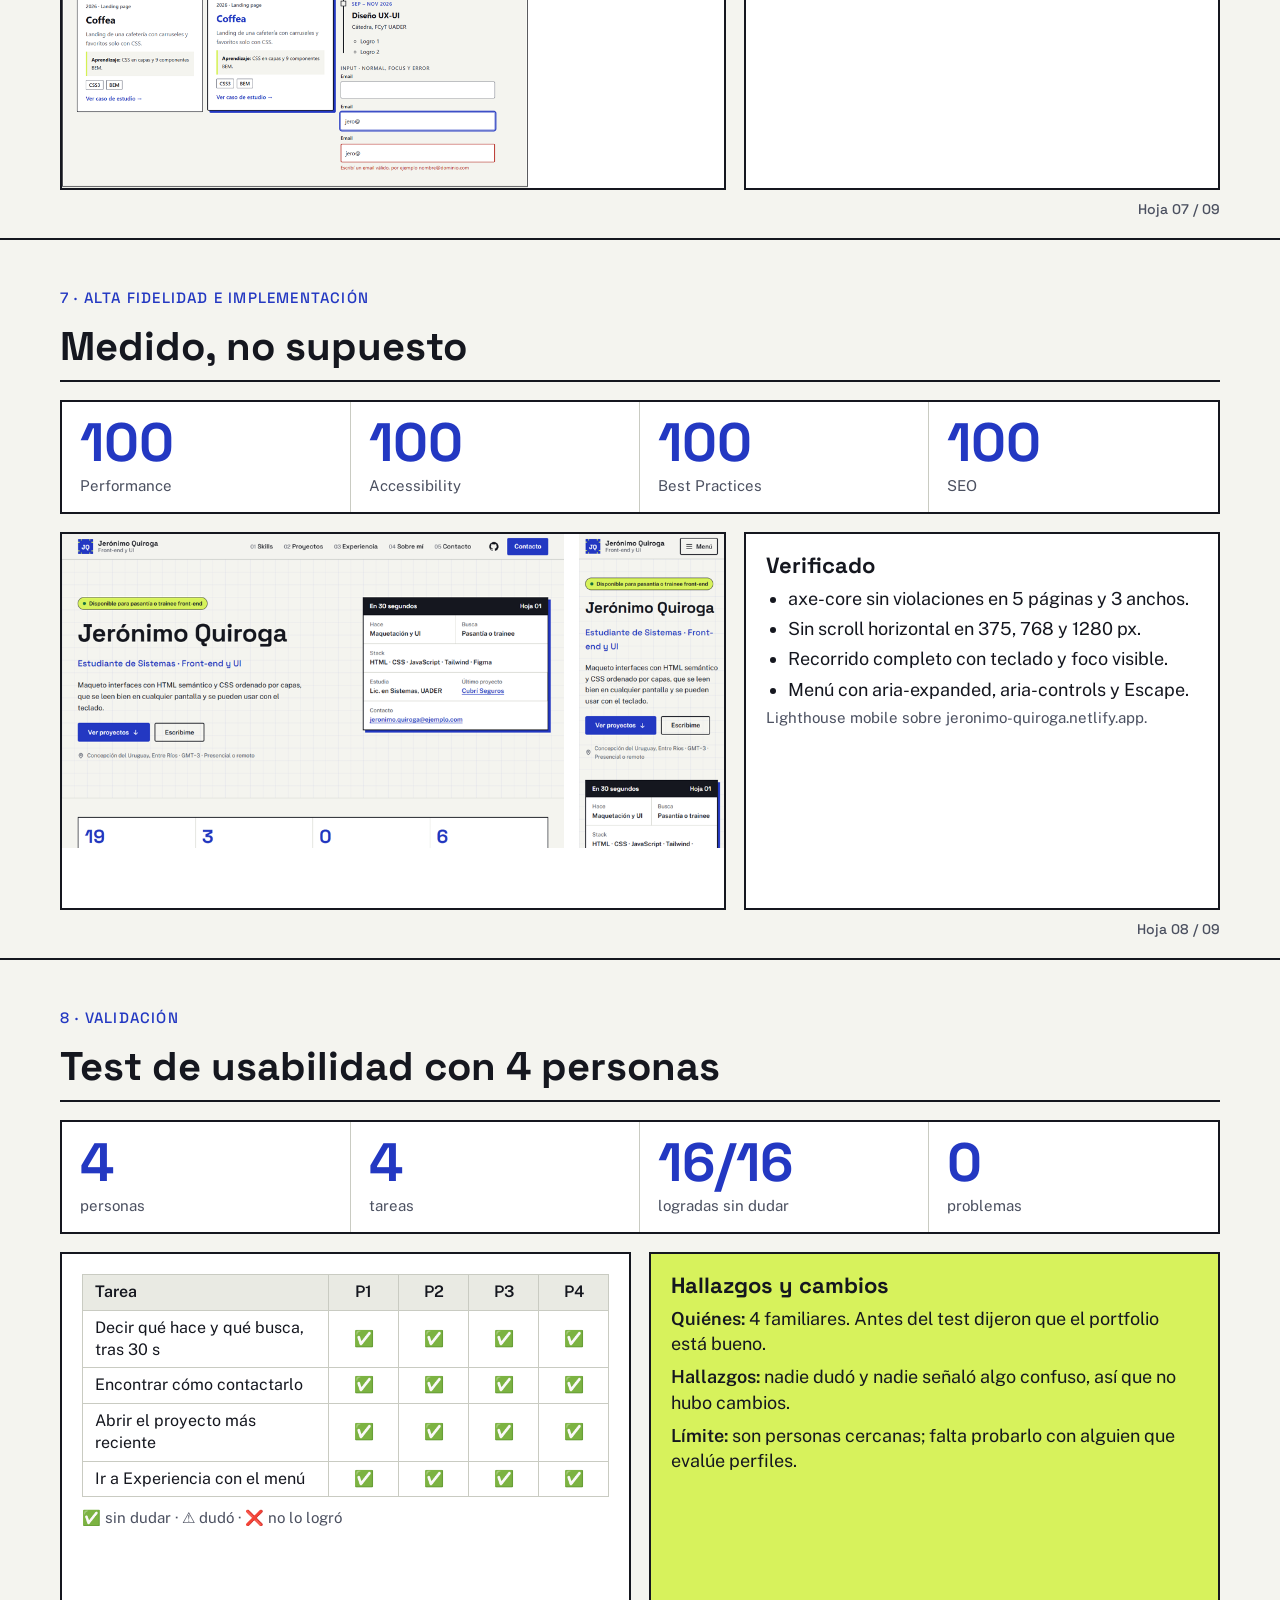
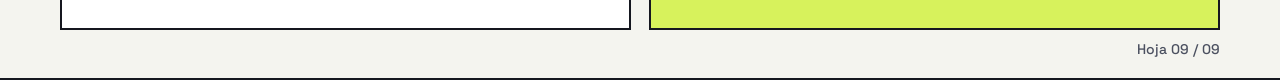
<file: docs/proceso/index.html>
<!doctype html>
<html lang="es">
<head>
<meta charset="utf-8">
<title>Proceso UX/UI · Portfolio de Jerónimo Quiroga</title>
<link rel="stylesheet" href="../../css/tokens.css">
<link rel="stylesheet" href="proceso.css">
</head>
<body>

<section class="slide portada" data-hoja="Hoja 01 / 09">
  <img src="img/retrato.svg" alt="">
  <p class="kicker">Diseño UX-UI 2026 · Trabajo final</p>
  <h1>Plano: el portfolio de<br>Jerónimo Quiroga</h1>
  <p class="lead">Del usuario al sitio publicado. Licenciatura en Sistemas de Información, FCyT UADER.</p>
  <dl class="rotulo">
    <div><dt>Sitio</dt><dd>jeronimo-quiroga.netlify.app</dd></div>
    <div><dt>Repo</dt><dd>github.com/jeronimoquiroga-byte/portfolio</dd></div>
    <div><dt>Figma</dt><dd>link en el README</dd></div>
  </dl>
</section>

<section class="slide" data-hoja="Hoja 02 / 09">
  <p class="kicker">1 · Usuario</p>
  <h2>Martín revisa portfolios entre dos code reviews</h2>
  <div class="cols c3">
    <div class="caja"><h3>Proto-persona</h3><p>Martín Godoy, 38. Tech lead front-end en una software factory de Paraná. Busca un trainee que escriba HTML y CSS que se pueda mantener.</p><p><b>Le molesta:</b> tecnologías sin pruebas y no encontrar el contacto.</p><p class="nota">Hipótesis: no surge de entrevistas.</p></div>
    <div class="caja"><h3>Escenario</h3><p>Abre el link desde LinkedIn, en la notebook, entre dos revisiones de código. En 30 segundos decide si abre un repositorio y le escribe, o si cierra la pestaña.</p></div>
    <div class="caja caja--lima"><h3>Necesita → se resuelve con</h3>
      <div class="par"><b>¿Qué hace?</b><span>Rol bajo el nombre</span></div>
      <div class="par"><b>¿Busca lo que ofrezco?</b><span>Insignia</span></div>
      <div class="par"><b>¿Sabe lo que necesito?</b><span>Rótulo con stack</span></div>
      <div class="par"><b>¿Es cierto?</b><span>“Visto en” por skill</span></div>
      <div class="par"><b>¿Cómo lo contacto?</b><span>CTA fijo y email</span></div></div>
  </div>
</section>

<section class="slide" data-hoja="Hoja 03 / 09">
  <p class="kicker">2 · Benchmark</p>
  <h2>Tres portfolios de front-end</h2>
  <div class="cols c3">
    <div class="caja bench"><img src="img/bench-josh.jpg" alt=""><h3>joshwcomeau.com</h3><p><b>Funciona:</b> chips y etiquetas que ordenan la lectura.</p><p><b>No funciona:</b> la portada es un blog; no hay proyectos ni contacto.</p><p class="take">Me llevo: chips para tecnologías.</p></div>
    <div class="caja bench"><img src="img/bench-sara.jpg" alt=""><h3>sarasoueidan.com</h3><p><b>Funciona:</b> qué hace, en una frase y con foto.</p><p><b>No funciona:</b> mucho texto antes del trabajo; sin email en la portada.</p><p class="take">Me llevo: propuesta en una frase.</p></div>
    <div class="caja bench"><img src="img/bench-lynn.jpg" alt=""><h3>lynnandtonic.com</h3><p><b>Funciona:</b> índice numerado claro e identidad fuerte.</p><p><b>No funciona:</b> la portada no muestra trabajo.</p><p class="take">Me llevo: navegación numerada.</p></div>
  </div>
</section>

<section class="slide" data-hoja="Hoja 04 / 09">
  <p class="kicker">3 · Concepto</p>
  <h2>Plano: estructura, medidas y un rótulo</h2>
  <div class="cols c3">
    <div class="caja"><h3>Estructurado</h3><p><b>Color:</b> cobalto, tinta de plano.</p><p><b>Tipografía:</b> Space Grotesk, geométrica.</p><p><b>Imagen:</b> grilla de 32 px y el rótulo como ficha.</p></div>
    <div class="caja"><h3>Preciso</h3><p><b>Color:</b> pocos colores, cada uno con un rol.</p><p><b>Tipografía:</b> escala fija de 14 a 64 px.</p><p><b>Imagen:</b> cotas en el retrato.</p></div>
    <div class="caja"><h3>Directo</h3><p><b>Color:</b> lima solo para disponibilidad y contacto.</p><p><b>Tipografía:</b> Public Sans, muy legible.</p><p><b>Imagen:</b> capturas reales de proyectos.</p></div>
  </div>
  <div class="paleta">
    <span style="background:#2338c2;color:#fff">Cobalto #2338C2</span><span style="background:#d7f25c">Lima #D7F25C</span><span style="background:#15171f;color:#fff">Tinta #15171F</span><span style="background:#4b5060;color:#fff">Grafito #4B5060</span><span style="background:#e9eae3">Papel 2 #E9EAE3</span><span style="background:#f4f4ef">Papel #F4F4EF</span>
  </div>
  <p class="nota">Distinto de la referencia oscura: fondo claro, esquinas casi rectas, sombras duras y numeración visible.</p>
</section>

<section class="slide" data-hoja="Hoja 05 / 09">
  <p class="kicker">4 · Arquitectura</p>
  <h2>Skills antes que Proyectos, pero con pruebas</h2>
  <div class="cols c2">
    <div class="caja"><h3>Orden de la página</h3>
      <ol><li>Header fijo, menú numerado y CTA</li><li>Hero + rótulo “En 30 segundos”</li><li>Métricas</li><li><b>01 Skills</b>, cada una con “Visto en”</li><li><b>02 Proyectos</b> → 2 casos y el repo de ejercicios</li><li>03 Experiencia y formación</li><li>04 Sobre mí + 3 principios</li><li>05 Contacto + formulario</li><li>Footer · 404 aparte</li></ol></div>
    <div class="caja"><h3>Card sorting del contenido propio</h3>
      <p>25 tarjetas en 5 preguntas: quién es, qué sabe, qué hizo, de dónde viene y cómo contactarlo.</p>
      <p><span class="tarj">HTML</span><span class="tarj">CSS</span><span class="tarj">JavaScript</span><span class="tarj tarj--duda">Python</span><span class="tarj tarj--duda">Java</span></p>
      <p><b>Hallazgo:</b> Python y Java quedaban entre “qué sabe” y “de dónde viene”. Van en “Herramientas y bases” y en la línea de tiempo.</p>
      <p><b>Decisión:</b> Martín filtra por stack, por eso Skills va primero. Para que no sea una lista vacía, cada skill enlaza al proyecto que la demuestra.</p></div>
  </div>
</section>

<section class="slide" data-hoja="Hoja 06 / 09">
  <p class="kicker">5 · Wireframes</p>
  <h2>Baja fidelidad, mobile y desktop</h2>
  <div class="cols c-img">
    <img class="frame" src="img/wireframes.png" alt="">
    <div class="caja"><h3>Qué se definió acá</h3>
      <ul><li>El rótulo pasa debajo del texto en mobile y a la derecha en desktop.</li><li>El proyecto más reciente ocupa todo el ancho.</li><li>Menú hamburguesa por debajo de 1200 px, para que los 5 links entren en una línea.</li><li>En desktop la línea de tiempo lleva el período a la izquierda.</li><li>Las métricas pasan de 2×2 a una fila de 4.</li></ul></div>
  </div>
</section>

<section class="slide" data-hoja="Hoja 07 / 09">
  <p class="kicker">6 · Design system</p>
  <h2>Los mismos tokens en Figma y en el CSS</h2>
  <div class="cols c-img">
    <img class="frame" src="img/ds.png" alt="">
    <div class="caja"><h3>Qué incluye</h3>
      <ul><li>Paleta con primario, secundario, neutros y estados. Todo el texto supera 4,5:1 de contraste.</li><li>Escala tipográfica de 7 pasos con 2 familias.</li><li>Espaciado en múltiplos de 4 y grilla de 4, 8 y 12 columnas.</li><li>Botón en 4 estados, tag, insignia, métrica, tarjeta de proyecto, item de timeline e input.</li></ul>
      <p class="nota">El CSS está ordenado en capas (@layer) con nombres BEM, igual que Coffea.</p></div>
  </div>
</section>

<section class="slide" data-hoja="Hoja 08 / 09">
  <p class="kicker">7 · Alta fidelidad e implementación</p>
  <h2>Medido, no supuesto</h2>
  <div class="stats"><div><b>100</b><span>Performance</span></div><div><b>100</b><span>Accessibility</span></div><div><b>100</b><span>Best Practices</span></div><div><b>100</b><span>SEO</span></div></div>
  <div class="cols c-img">
    <img class="frame" src="img/hifi.png" alt="">
    <div class="caja"><h3>Verificado</h3><ul><li>axe-core sin violaciones en 5 páginas y 3 anchos.</li><li>Sin scroll horizontal en 375, 768 y 1280 px.</li><li>Recorrido completo con teclado y foco visible.</li><li>Menú con aria-expanded, aria-controls y Escape.</li></ul><p class="nota">Lighthouse mobile sobre jeronimo-quiroga.netlify.app.</p></div>
  </div>
</section>

<section class="slide" data-hoja="Hoja 09 / 09">
  <p class="kicker">8 · Validación</p>
  <h2>Test de usabilidad con 4 personas</h2>
  <div class="stats"><div><b>4</b><span>personas</span></div><div><b>4</b><span>tareas</span></div><div><b>16/16</b><span>logradas sin dudar</span></div><div><b>0</b><span>problemas</span></div></div>
  <div class="cols c2">
    <div class="caja">
      <table>
        <thead><tr><th>Tarea</th><th>P1</th><th>P2</th><th>P3</th><th>P4</th></tr></thead>
        <tbody>
          <tr><td>Decir qué hace y qué busca, tras 30 s</td><td>✅</td><td>✅</td><td>✅</td><td>✅</td></tr>
          <tr><td>Encontrar cómo contactarlo</td><td>✅</td><td>✅</td><td>✅</td><td>✅</td></tr>
          <tr><td>Abrir el proyecto más reciente</td><td>✅</td><td>✅</td><td>✅</td><td>✅</td></tr>
          <tr><td>Ir a Experiencia con el menú</td><td>✅</td><td>✅</td><td>✅</td><td>✅</td></tr>
        </tbody>
      </table>
      <p class="nota" style="margin-top:10px">✅ sin dudar · ⚠️ dudó · ❌ no lo logró</p></div>
    <div class="caja caja--lima"><h3>Hallazgos y cambios</h3>
      <p><b>Quiénes:</b> 4 familiares. Antes del test dijeron que el portfolio está bueno.</p>
      <p><b>Hallazgos:</b> nadie dudó y nadie señaló algo confuso, así que no hubo cambios.</p>
      <p><b>Límite:</b> son personas cercanas; falta probarlo con alguien que evalúe perfiles.</p></div>
  </div>
</section>

</body>
</html>
</file>
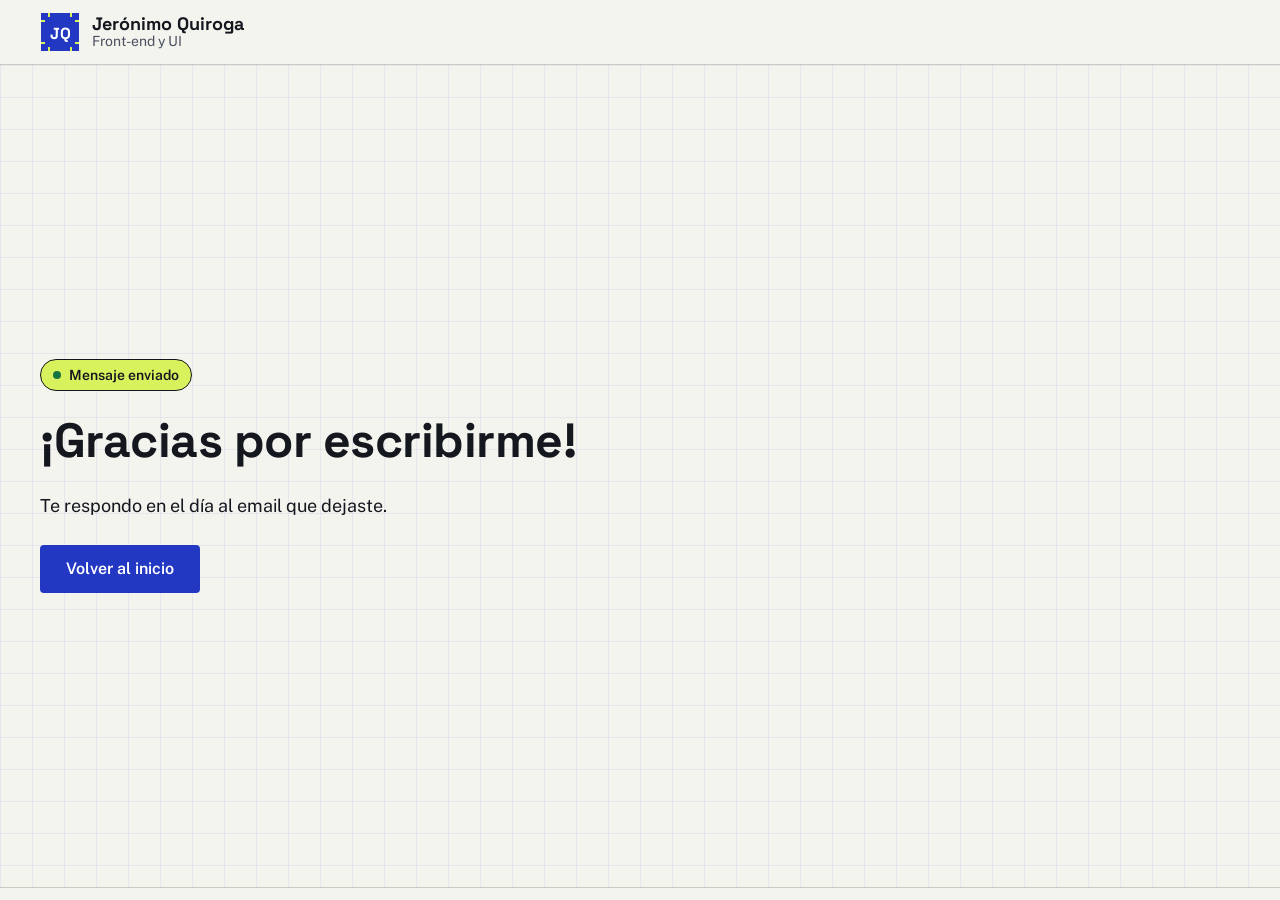
<file: gracias.html>
<!doctype html>
<html lang="es">
<head>
  <meta charset="utf-8">
  <meta name="viewport" content="width=device-width, initial-scale=1">
  <title>Mensaje enviado · Jerónimo Quiroga</title>
  <meta name="description" content="Gracias por escribirle a Jerónimo Quiroga.">
  <meta name="theme-color" content="#f4f4ef">
  <meta name="robots" content="noindex">
  <meta property="og:title" content="Mensaje enviado · Jerónimo Quiroga">
  <meta property="og:description" content="Gracias por escribirle a Jerónimo Quiroga.">
  <meta property="og:image" content="https://jeronimo-quiroga.netlify.app/assets/img/og.png">
  <link rel="icon" href="/favicon.svg" type="image/svg+xml">
  <link rel="stylesheet" href="/css/tokens.css">
  <link rel="stylesheet" href="/css/main.css">
</head>
<body>
  <a class="salto" href="#contenido">Saltar al contenido</a>
  <header class="cabecera">
    <div class="contenedor cabecera__barra">
      <a class="logo" href="/">
        <svg class="logo__marca" viewBox="0 0 40 40" aria-hidden="true"><rect x="1" y="1" width="38" height="38" fill="#2338c2"/><path d="M1 9h4M1 31h4M35 9h4M35 31h4M9 1v4M31 1v4M9 35v4M31 35v4" stroke="#d7f25c" stroke-width="2"/><text x="20" y="26.5" text-anchor="middle" font-family="Space Grotesk, sans-serif" font-weight="700" font-size="16" fill="#fff">JQ</text></svg>
        <span class="logo__nombre">Jerónimo Quiroga<span class="logo__rol">Front-end y UI</span></span>
      </a>
    </div>
  </header>
  <main id="contenido" class="hero">
    <div class="contenedor error">
      <p class="insignia"><span class="insignia__punto" aria-hidden="true"></span>Mensaje enviado</p>
      <h1 class="encabezado__titulo">¡Gracias por escribirme!</h1>
      <p class="hero__propuesta">Te respondo en el día al email que dejaste.</p>
      <div class="hero__acciones">
        <a class="boton" href="/">Volver al inicio</a>
      </div>
    </div>
  </main>
</body>
</html>
</file>
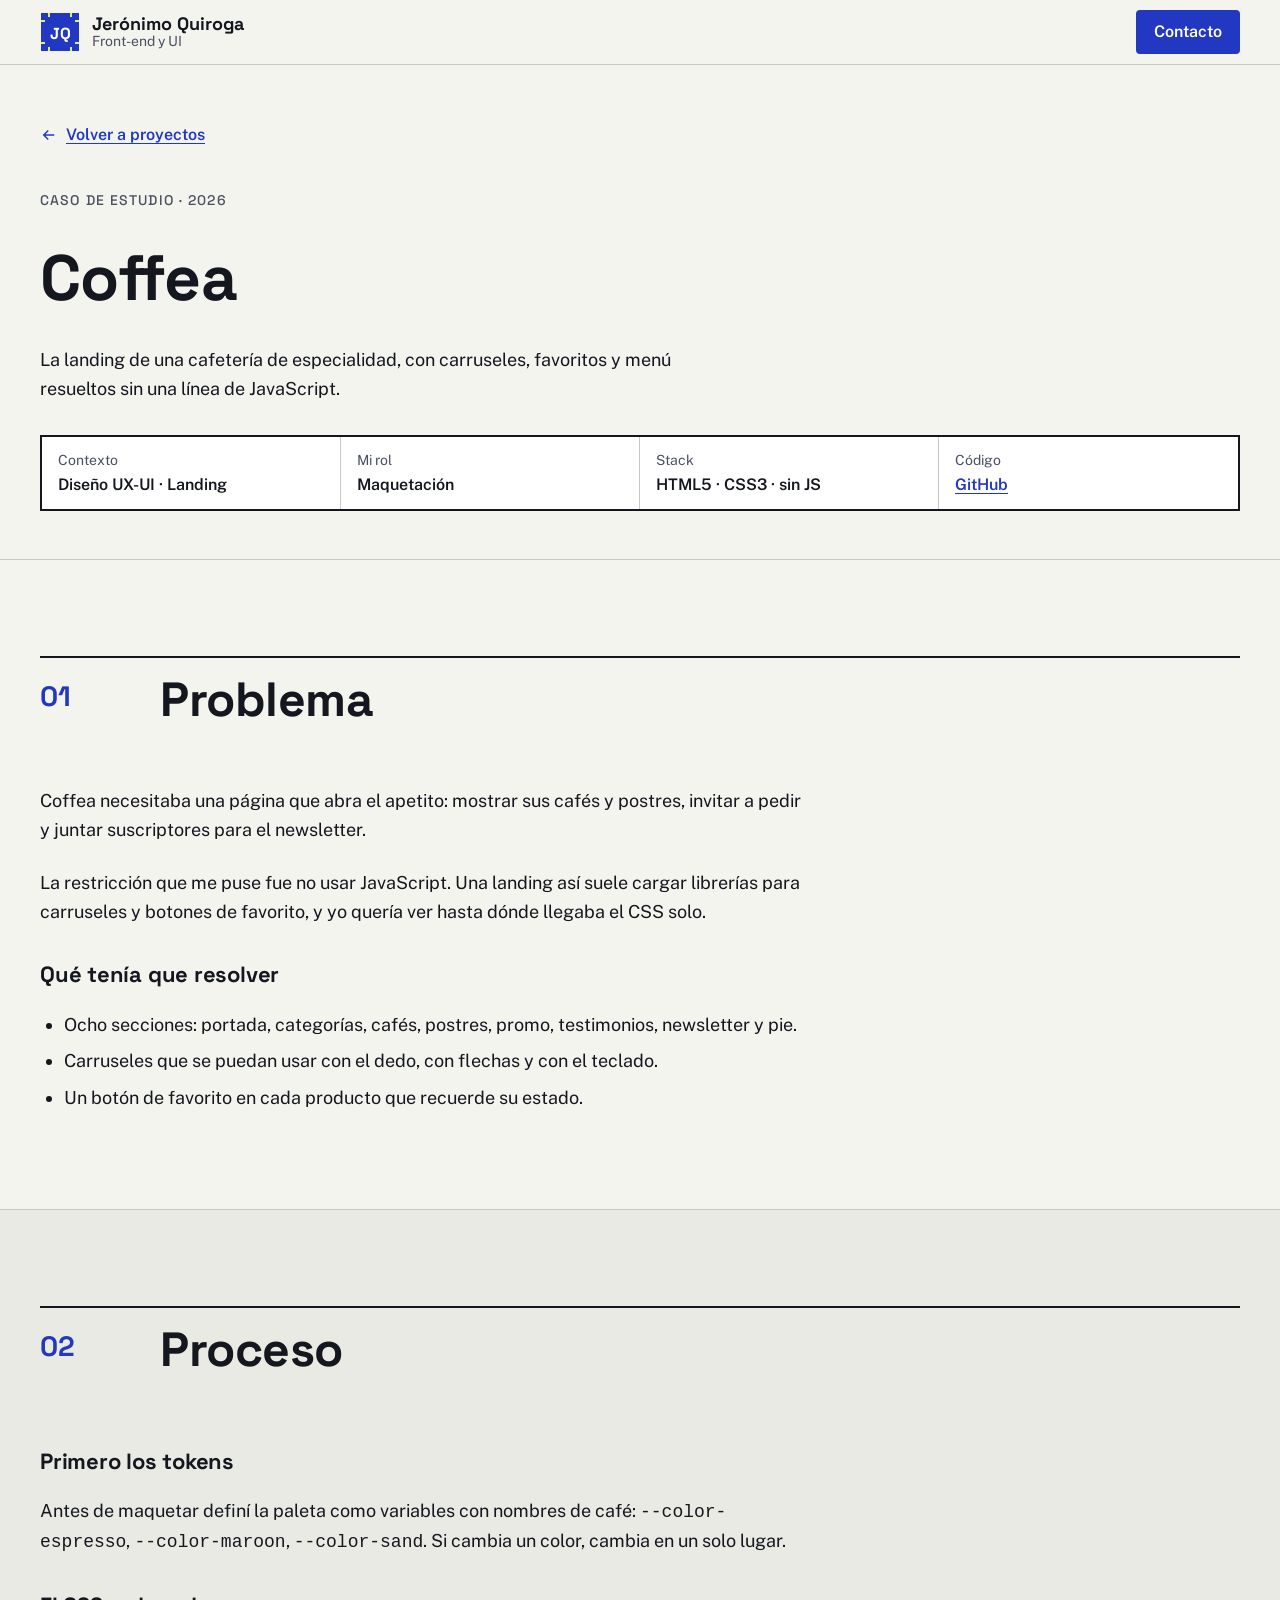
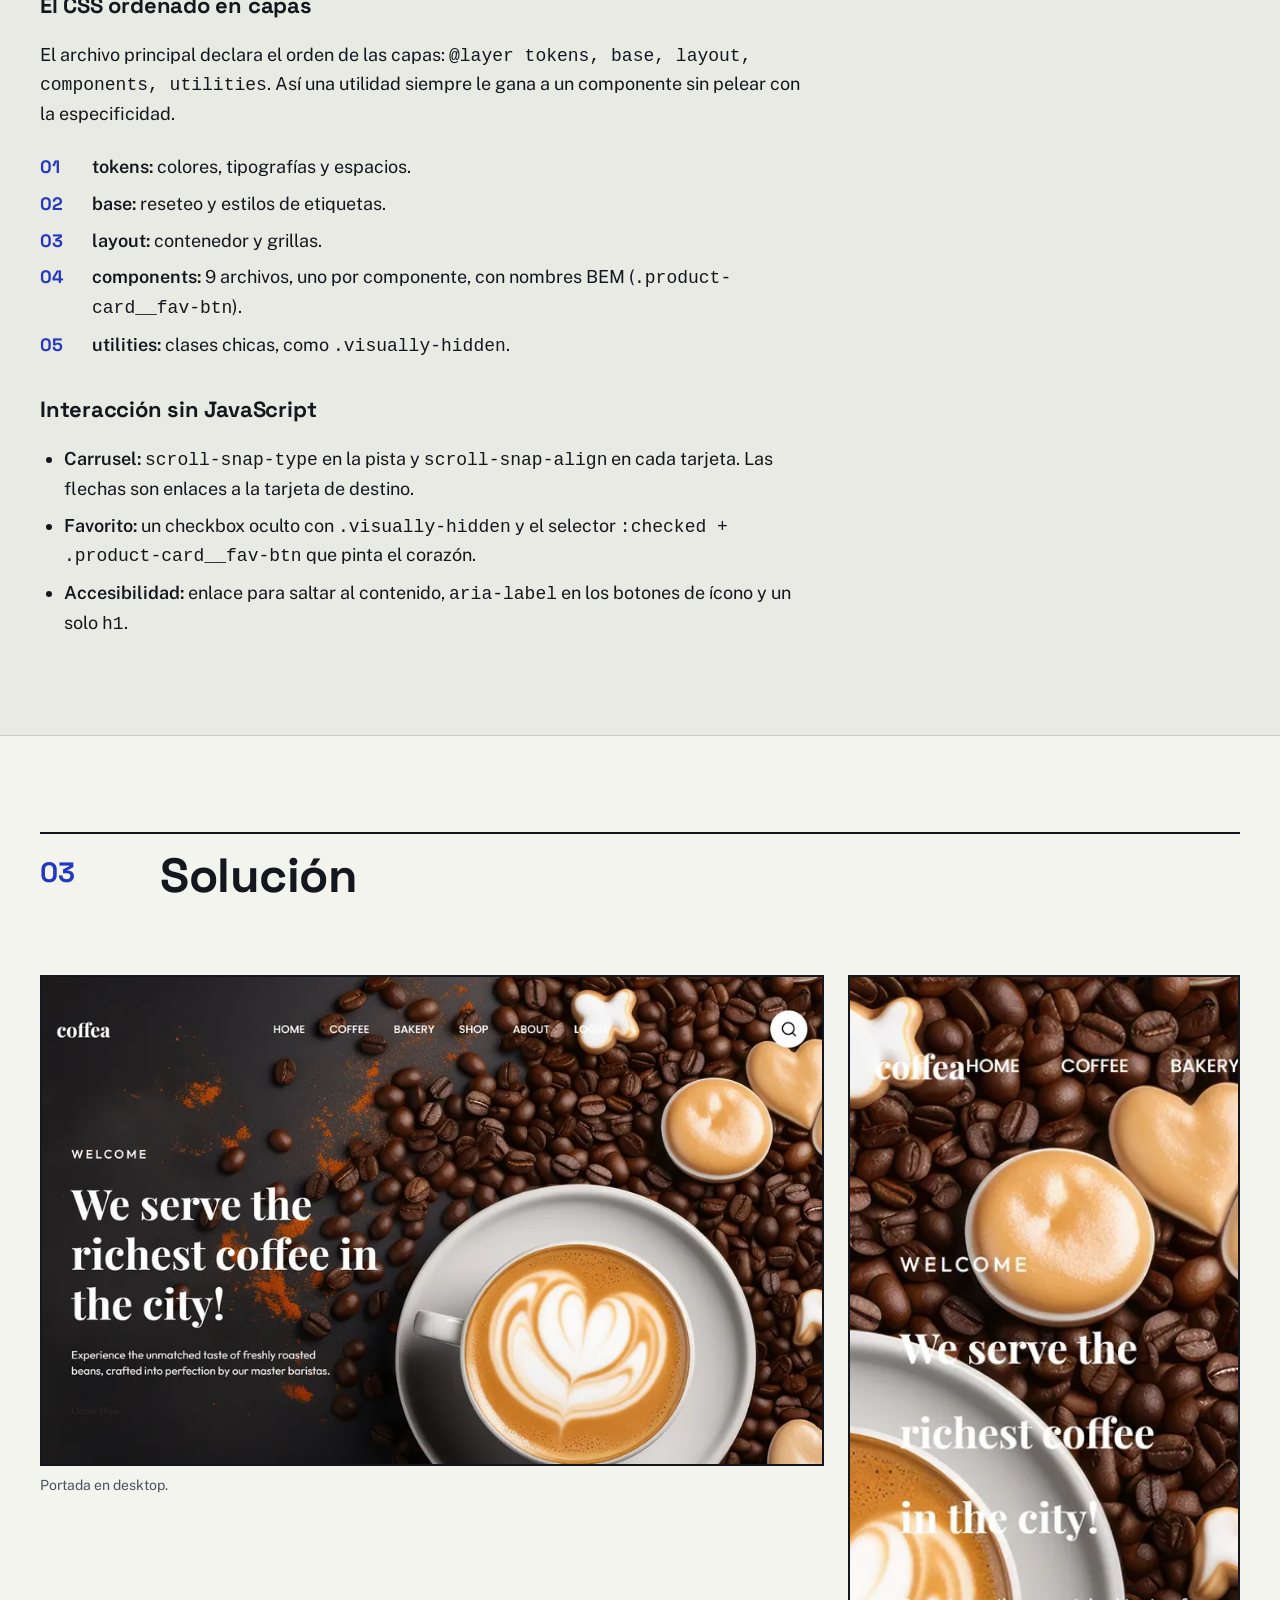
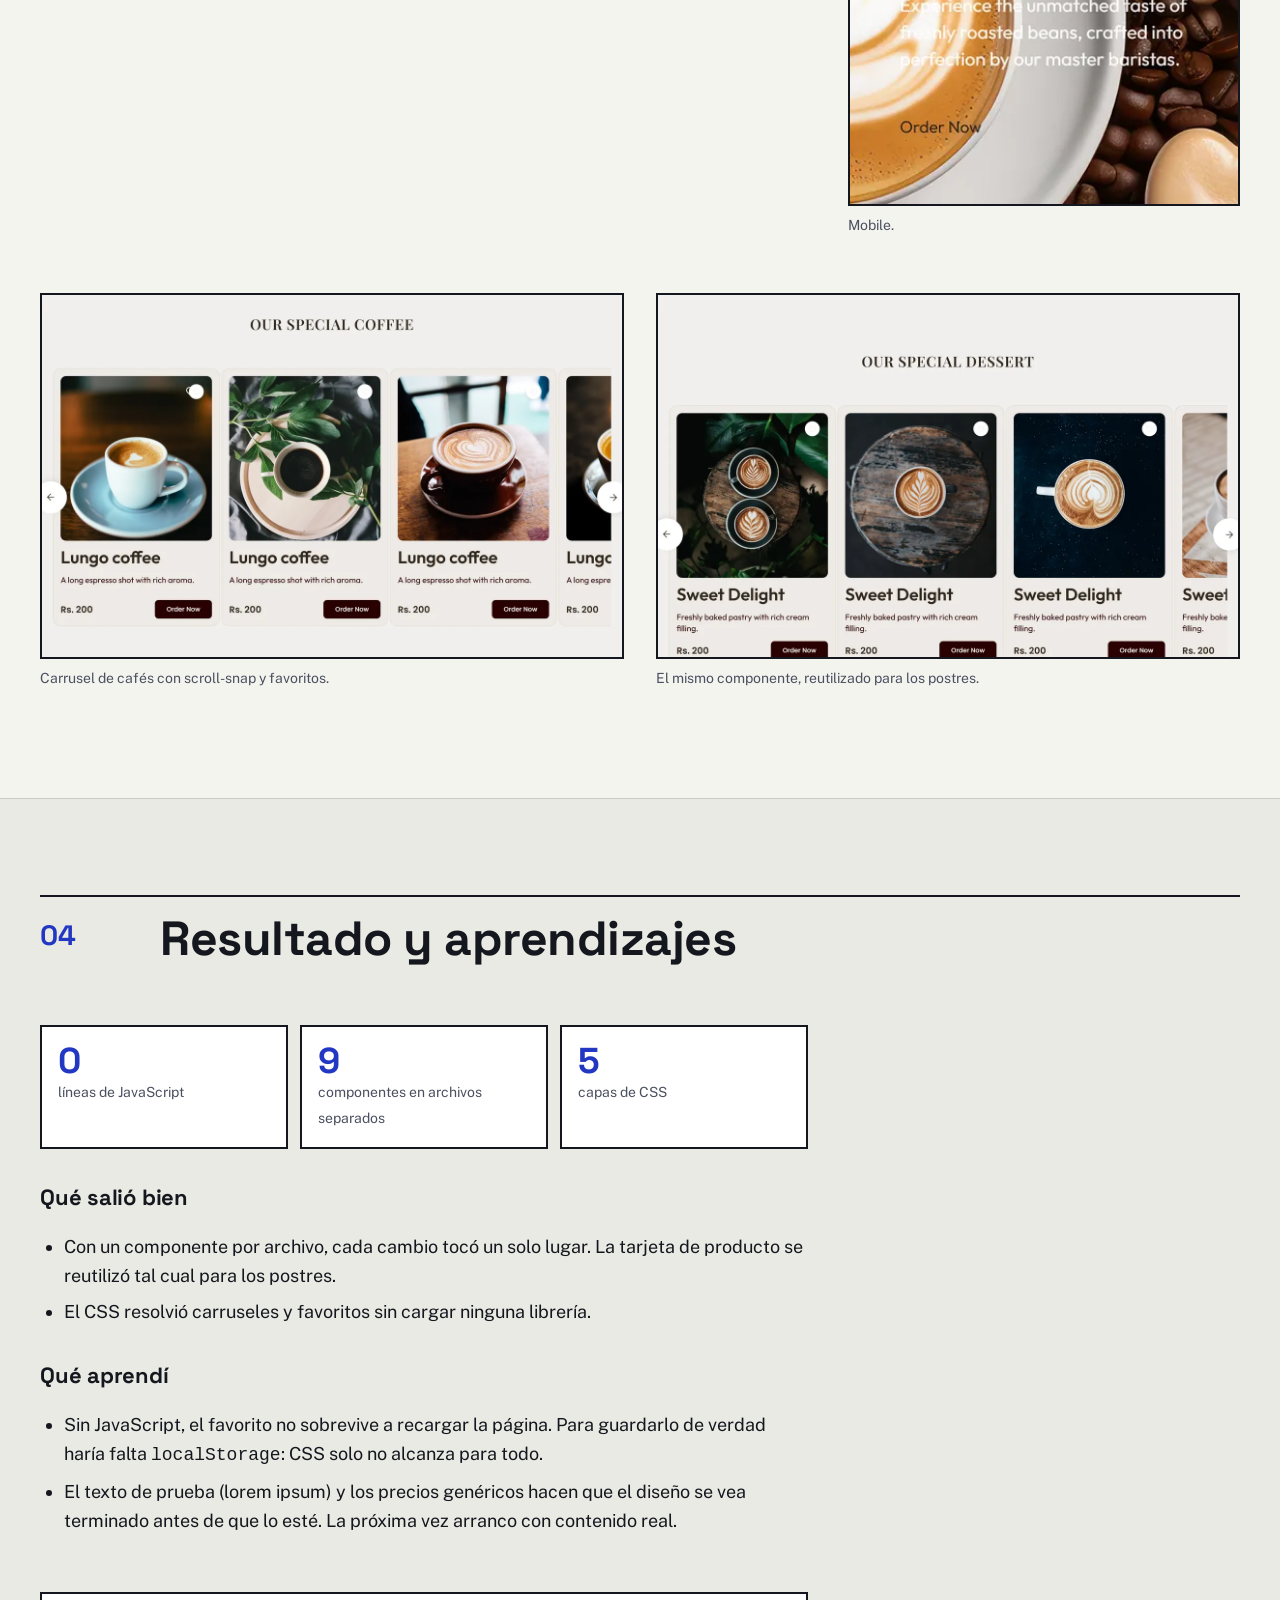
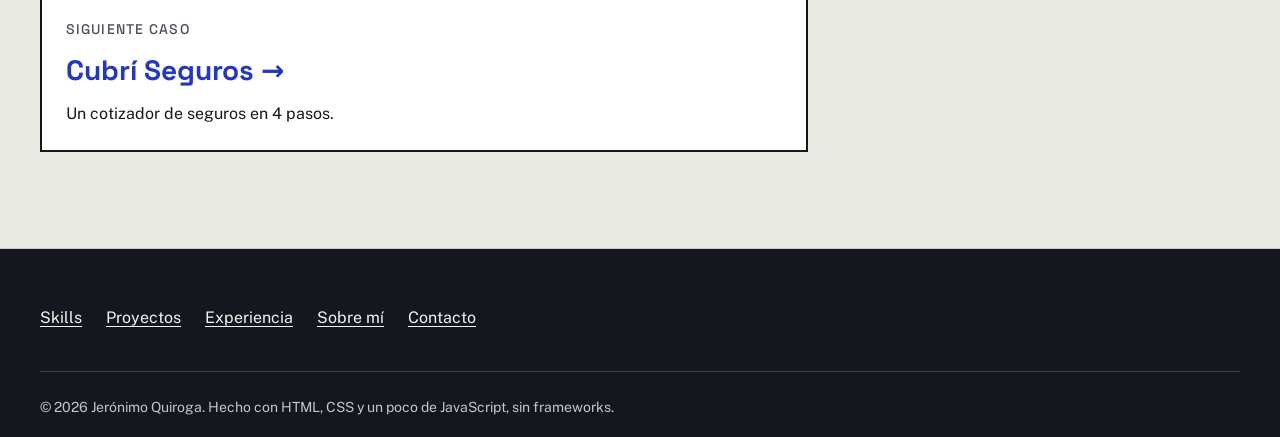
<file: casos/coffea.html>
<!doctype html>
<html lang="es">
<head>
  <meta charset="utf-8">
  <meta name="viewport" content="width=device-width, initial-scale=1">
  <title>Coffea · Caso de estudio · Jerónimo Quiroga</title>
  <meta name="description" content="Caso de estudio de Coffea: la landing de una cafetería de especialidad hecha solo con HTML y CSS, con el código ordenado en capas y componentes BEM.">
  <meta name="theme-color" content="#f4f4ef">
  <link rel="canonical" href="https://jeronimo-quiroga.netlify.app/casos/coffea.html">
  <meta property="og:type" content="article">
  <meta property="og:locale" content="es_AR">
  <meta property="og:url" content="https://jeronimo-quiroga.netlify.app/casos/coffea.html">
  <meta property="og:title" content="Coffea · Caso de estudio de Jerónimo Quiroga">
  <meta property="og:description" content="Carruseles, favoritos y menú sin una línea de JavaScript.">
  <meta property="og:image" content="https://jeronimo-quiroga.netlify.app/assets/img/og.png">
  <meta property="og:image:width" content="1200">
  <meta property="og:image:height" content="630">
  <meta property="og:image:alt" content="Portfolio de Jerónimo Quiroga: Front-end y UI">
  <meta name="twitter:card" content="summary_large_image">
  <link rel="icon" href="../favicon.svg" type="image/svg+xml">
  <link rel="icon" href="../favicon-32.png" sizes="32x32" type="image/png">
  <link rel="apple-touch-icon" href="../apple-touch-icon.png">
  <link rel="preload" href="../assets/fonts/space-grotesk-latin-700-normal.woff2" as="font" type="font/woff2" crossorigin>
  <link rel="stylesheet" href="../css/tokens.css">
  <link rel="stylesheet" href="../css/main.css">
</head>
<body>
  <a class="salto" href="#contenido">Saltar al contenido</a>
  <header class="cabecera">
    <div class="contenedor cabecera__barra">
      <a class="logo" href="../index.html">
        <svg class="logo__marca" viewBox="0 0 40 40" aria-hidden="true"><rect x="1" y="1" width="38" height="38" fill="#2338c2"/><path d="M1 9h4M1 31h4M35 9h4M35 31h4M9 1v4M31 1v4M9 35v4M31 35v4" stroke="#d7f25c" stroke-width="2"/><text x="20" y="26.5" text-anchor="middle" font-family="Space Grotesk, sans-serif" font-weight="700" font-size="16" fill="#fff">JQ</text></svg>
        <span class="logo__nombre">Jerónimo Quiroga<span class="logo__rol">Front-end y UI</span></span>
      </a>
      <a class="boton boton--chico" href="../index.html#contacto">Contacto</a>
    </div>
  </header>

  <main id="contenido">
    <section class="caso-hero" aria-labelledby="titulo-caso">
      <div class="contenedor caso-hero__grilla">
        <a class="volver" href="../index.html#proyectos"><svg viewBox="0 0 24 24" fill="none" stroke="currentColor" stroke-width="2" aria-hidden="true"><path d="M19 12H5M11 6l-6 6 6 6"/></svg>Volver a proyectos</a>
        <p class="kicker">Caso de estudio · 2026</p>
        <h1 class="caso-hero__titulo" id="titulo-caso">Coffea</h1>
        <p class="caso-hero__bajada">La landing de una cafetería de especialidad, con carruseles, favoritos y menú resueltos sin una línea de JavaScript.</p>
        <dl class="ficha">
          <div><dt>Contexto</dt><dd>Diseño UX-UI · Landing</dd></div>
          <div><dt>Mi rol</dt><dd>Maquetación</dd></div>
          <div><dt>Stack</dt><dd>HTML5 · CSS3 · sin JS</dd></div>
          <div><dt>Código</dt><dd><a href="https://github.com/jeronimoquiroga-byte/Coffea-landing" target="_blank" rel="noopener noreferrer">GitHub<span class="visualmente-oculto"> (se abre en otra pestaña)</span></a></dd></div>
        </dl>
      </div>
    </section>

    <section class="seccion" aria-labelledby="t-problema">
      <div class="contenedor">
        <header class="encabezado">
          <span class="encabezado__num" aria-hidden="true">01</span>
          <h2 class="encabezado__titulo" id="t-problema">Problema</h2>
        </header>
        <div class="caso">
          <p>Coffea necesitaba una página que abra el apetito: mostrar sus cafés y postres, invitar a pedir y juntar suscriptores para el newsletter.</p>
          <p>La restricción que me puse fue no usar JavaScript. Una landing así suele cargar librerías para carruseles y botones de favorito, y yo quería ver hasta dónde llegaba el CSS solo.</p>
          <h3>Qué tenía que resolver</h3>
          <ul>
            <li>Ocho secciones: portada, categorías, cafés, postres, promo, testimonios, newsletter y pie.</li>
            <li>Carruseles que se puedan usar con el dedo, con flechas y con el teclado.</li>
            <li>Un botón de favorito en cada producto que recuerde su estado.</li>
          </ul>
        </div>
      </div>
    </section>

    <section class="seccion seccion--alterna" aria-labelledby="t-proceso">
      <div class="contenedor">
        <header class="encabezado">
          <span class="encabezado__num" aria-hidden="true">02</span>
          <h2 class="encabezado__titulo" id="t-proceso">Proceso</h2>
        </header>
        <div class="caso">
          <h3>Primero los tokens</h3>
          <p>Antes de maquetar definí la paleta como variables con nombres de café: <code>--color-espresso</code>, <code>--color-maroon</code>, <code>--color-sand</code>. Si cambia un color, cambia en un solo lugar.</p>
          <h3>El CSS ordenado en capas</h3>
          <p>El archivo principal declara el orden de las capas: <code>@layer tokens, base, layout, components, utilities</code>. Así una utilidad siempre le gana a un componente sin pelear con la especificidad.</p>
          <ol class="pasos">
            <li><span><b>tokens:</b> colores, tipografías y espacios.</span></li>
            <li><span><b>base:</b> reseteo y estilos de etiquetas.</span></li>
            <li><span><b>layout:</b> contenedor y grillas.</span></li>
            <li><span><b>components:</b> 9 archivos, uno por componente, con nombres BEM (<code>.product-card__fav-btn</code>).</span></li>
            <li><span><b>utilities:</b> clases chicas, como <code>.visually-hidden</code>.</span></li>
          </ol>
          <h3>Interacción sin JavaScript</h3>
          <ul>
            <li><b>Carrusel:</b> <code>scroll-snap-type</code> en la pista y <code>scroll-snap-align</code> en cada tarjeta. Las flechas son enlaces a la tarjeta de destino.</li>
            <li><b>Favorito:</b> un checkbox oculto con <code>.visually-hidden</code> y el selector <code>:checked + .product-card__fav-btn</code> que pinta el corazón.</li>
            <li><b>Accesibilidad:</b> enlace para saltar al contenido, <code>aria-label</code> en los botones de ícono y un solo <code>h1</code>.</li>
          </ul>
        </div>
      </div>
    </section>

    <section class="seccion" aria-labelledby="t-solucion">
      <div class="contenedor">
        <header class="encabezado">
          <span class="encabezado__num" aria-hidden="true">03</span>
          <h2 class="encabezado__titulo" id="t-solucion">Solución</h2>
        </header>
        <div class="figuras">
          <figure class="figura">
            <img src="../assets/img/proyectos/coffea-960.webp" width="960" height="600" loading="lazy" decoding="async" alt="Portada de Coffea: “We serve the richest coffee in the city!” en tipografía serif blanca, sobre granos de café y una taza con arte latte.">
            <figcaption>Portada en desktop.</figcaption>
          </figure>
          <figure class="figura">
            <img src="../assets/img/proyectos/coffea-mobile.webp" width="375" height="800" loading="lazy" decoding="async" alt="La portada de Coffea en un celular, con el título encima de la foto.">
            <figcaption>Mobile.</figcaption>
          </figure>
        </div>
        <div class="grilla grilla--2 mt-6">
          <figure class="figura">
            <img src="../assets/img/proyectos/coffea-menu-1200.webp" width="1200" height="750" loading="lazy" decoding="async" alt="Carrusel “Our special coffee”: tarjetas con foto, nombre, descripción, precio, botón Order Now, corazón de favorito y flechas a los costados.">
            <figcaption>Carrusel de cafés con scroll-snap y favoritos.</figcaption>
          </figure>
          <figure class="figura">
            <img src="../assets/img/proyectos/coffea-promo-1200.webp" width="1200" height="750" loading="lazy" decoding="async" alt="Carrusel “Our special dessert”: el mismo componente de tarjeta con fotos de postres y cafés.">
            <figcaption>El mismo componente, reutilizado para los postres.</figcaption>
          </figure>
        </div>
      </div>
    </section>

    <section class="seccion seccion--alterna" aria-labelledby="t-resultado">
      <div class="contenedor">
        <header class="encabezado">
          <span class="encabezado__num" aria-hidden="true">04</span>
          <h2 class="encabezado__titulo" id="t-resultado">Resultado y aprendizajes</h2>
        </header>
        <div class="caso">
          <div class="datos">
            <div class="dato"><b>0</b><span>líneas de JavaScript</span></div>
            <div class="dato"><b>9</b><span>componentes en archivos separados</span></div>
            <div class="dato"><b>5</b><span>capas de CSS</span></div>
          </div>
          <h3>Qué salió bien</h3>
          <ul>
            <li>Con un componente por archivo, cada cambio tocó un solo lugar. La tarjeta de producto se reutilizó tal cual para los postres.</li>
            <li>El CSS resolvió carruseles y favoritos sin cargar ninguna librería.</li>
          </ul>
          <h3>Qué aprendí</h3>
          <ul>
            <li>Sin JavaScript, el favorito no sobrevive a recargar la página. Para guardarlo de verdad haría falta <code>localStorage</code>: CSS solo no alcanza para todo.</li>
            <li>El texto de prueba (lorem ipsum) y los precios genéricos hacen que el diseño se vea terminado antes de que lo esté. La próxima vez arranco con contenido real.</li>
          </ul>
          <a class="siguiente mt-6" href="cubri-seguros.html"><span class="kicker">Siguiente caso</span><strong>Cubrí Seguros →</strong><span>Un cotizador de seguros en 4 pasos.</span></a>
        </div>
      </div>
    </section>
  </main>

  <footer class="pie">
    <div class="contenedor pie__grilla">
      <nav class="pie__nav" aria-label="Secciones (pie)">
        <ul role="list">
          <li><a href="../index.html#skills">Skills</a></li>
          <li><a href="../index.html#proyectos">Proyectos</a></li>
          <li><a href="../index.html#experiencia">Experiencia</a></li>
          <li><a href="../index.html#sobre-mi">Sobre mí</a></li>
          <li><a href="../index.html#contacto">Contacto</a></li>
        </ul>
      </nav>
      <p class="pie__legal">© 2026 Jerónimo Quiroga. Hecho con HTML, CSS y un poco de JavaScript, sin frameworks.</p>
    </div>
  </footer>
</body>
</html>
</file>
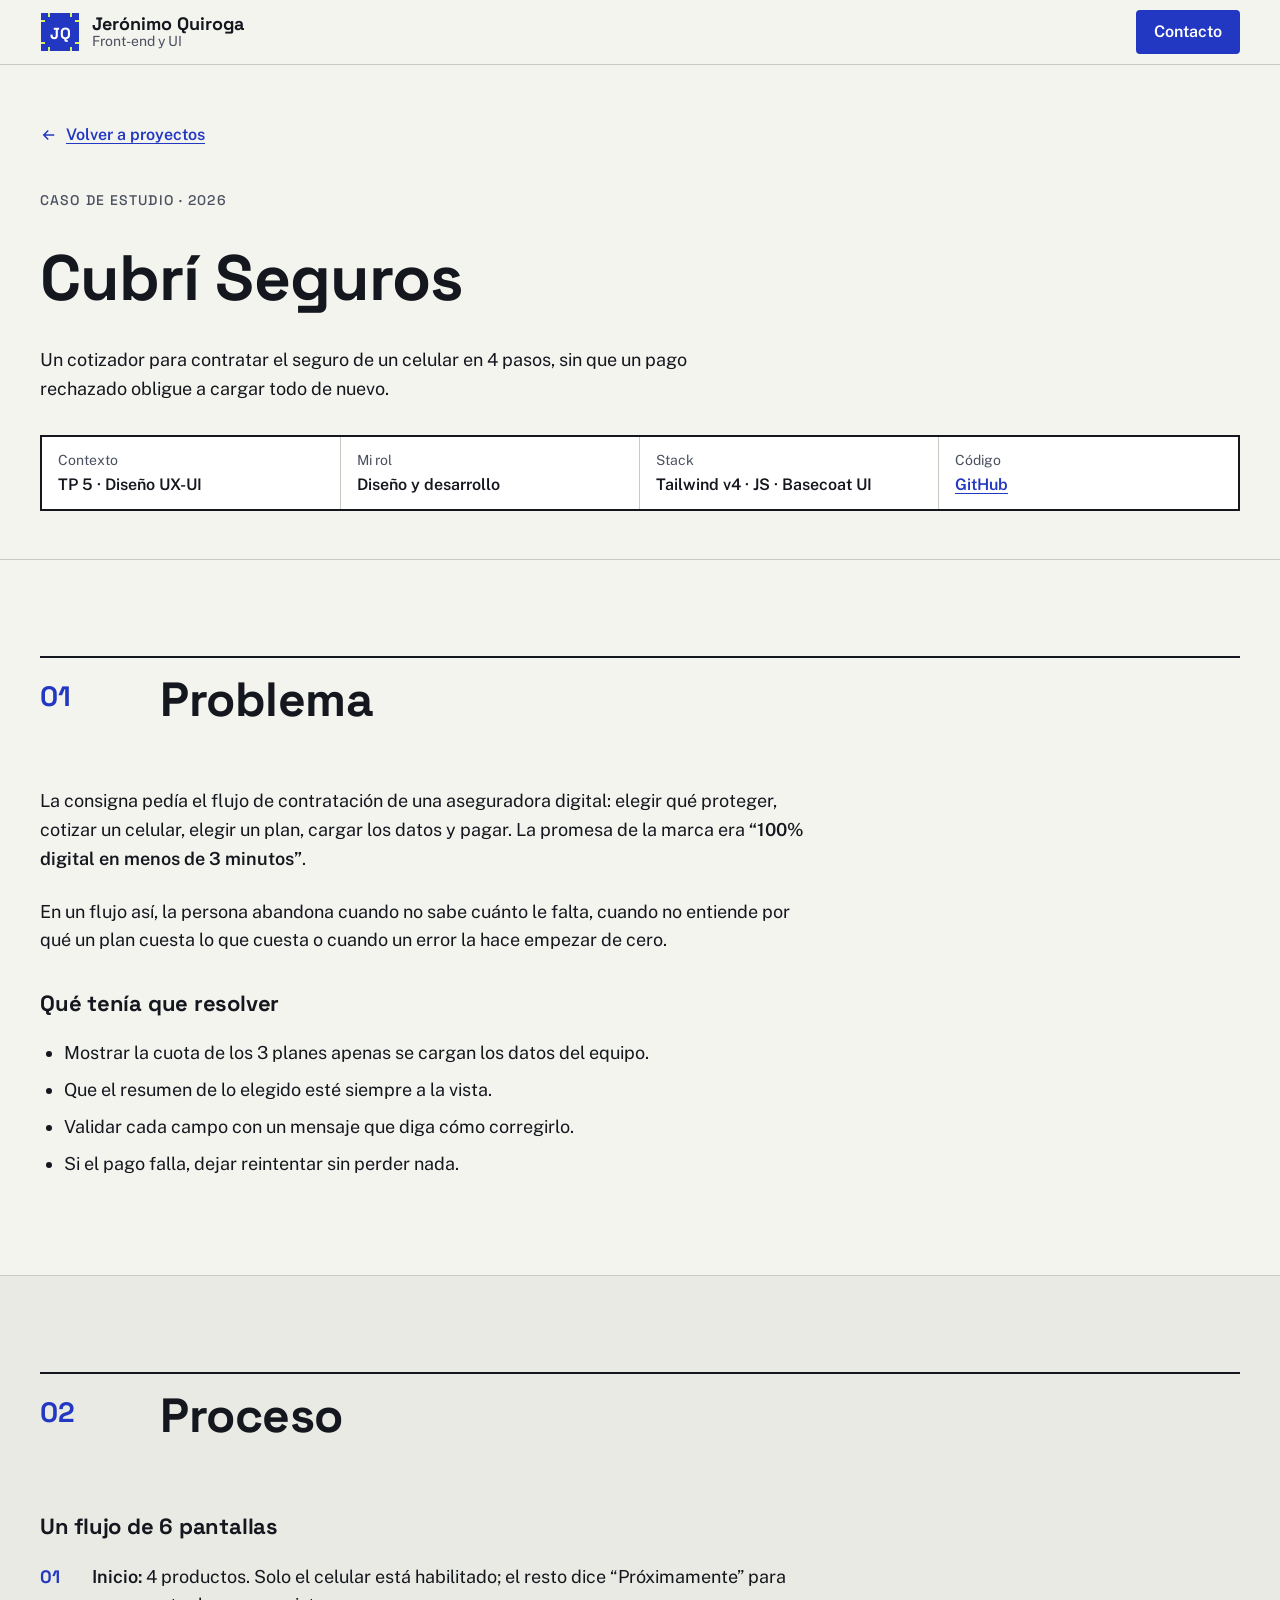
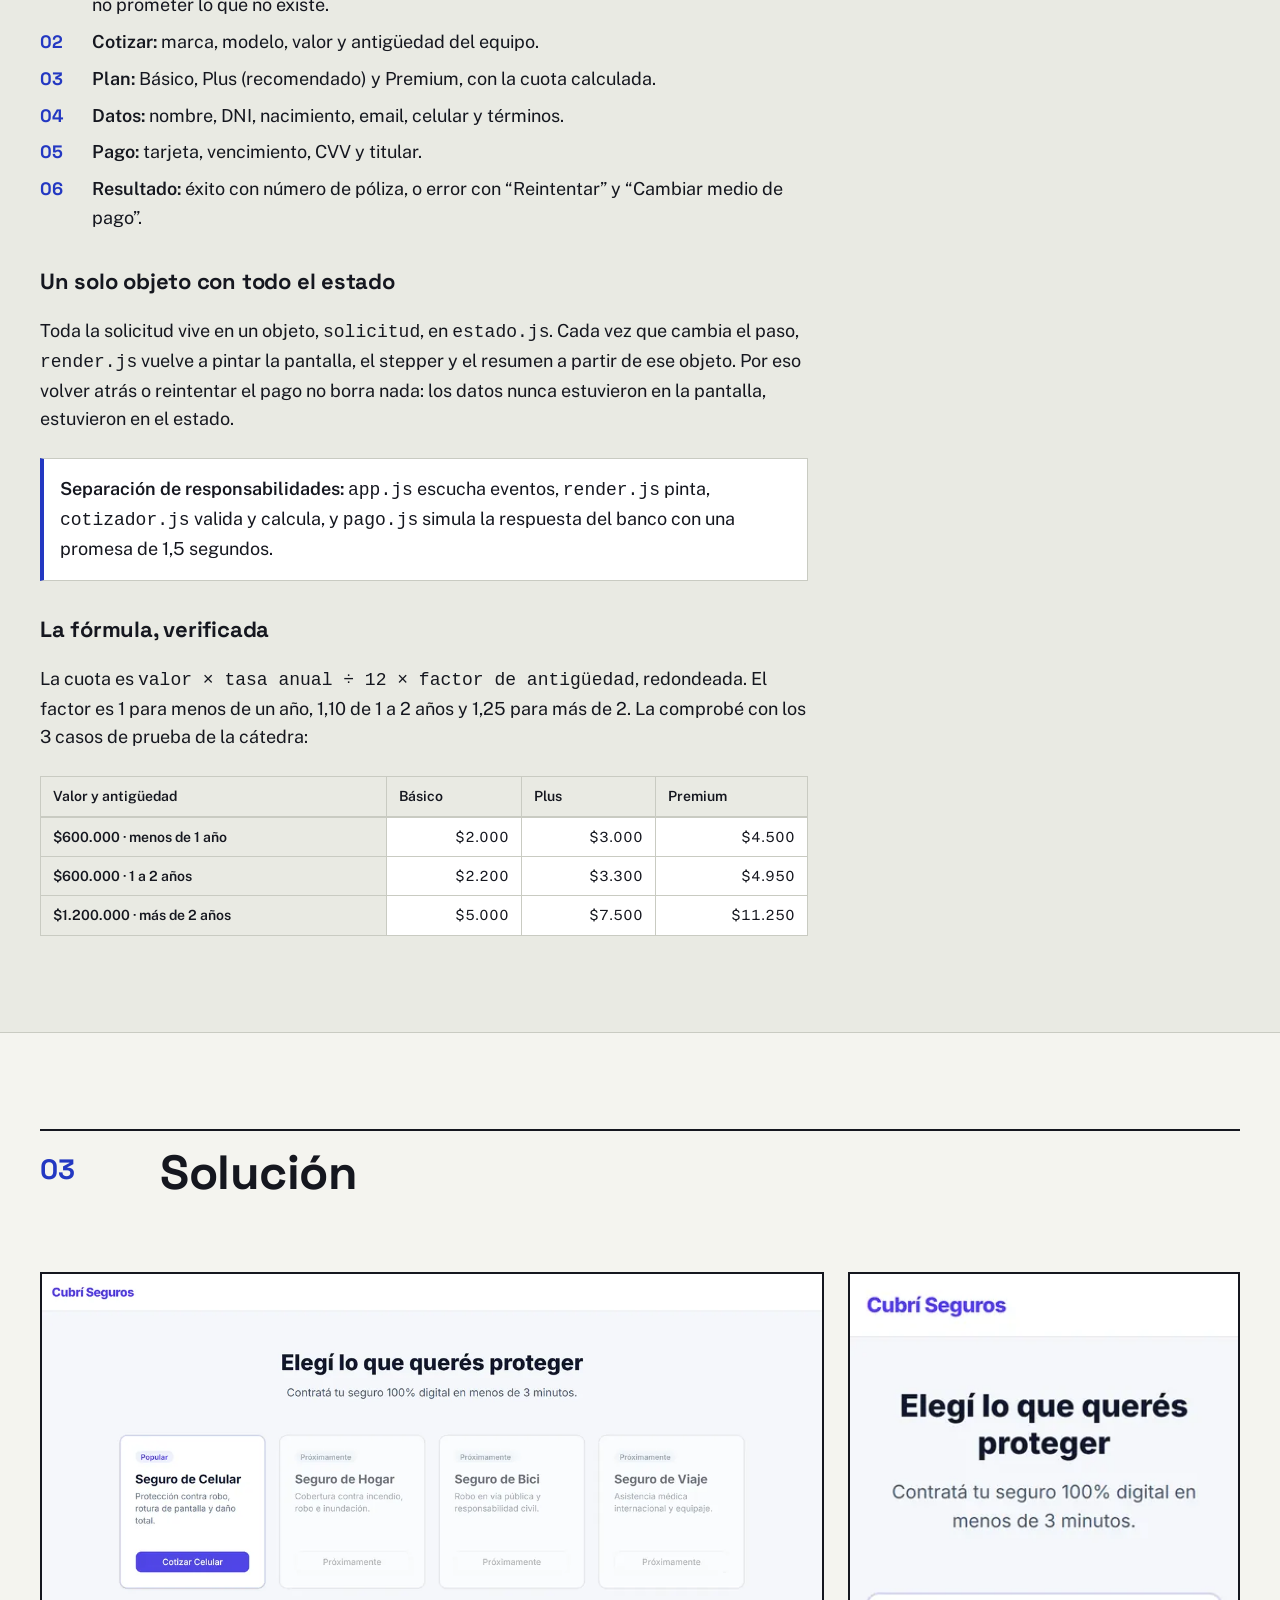
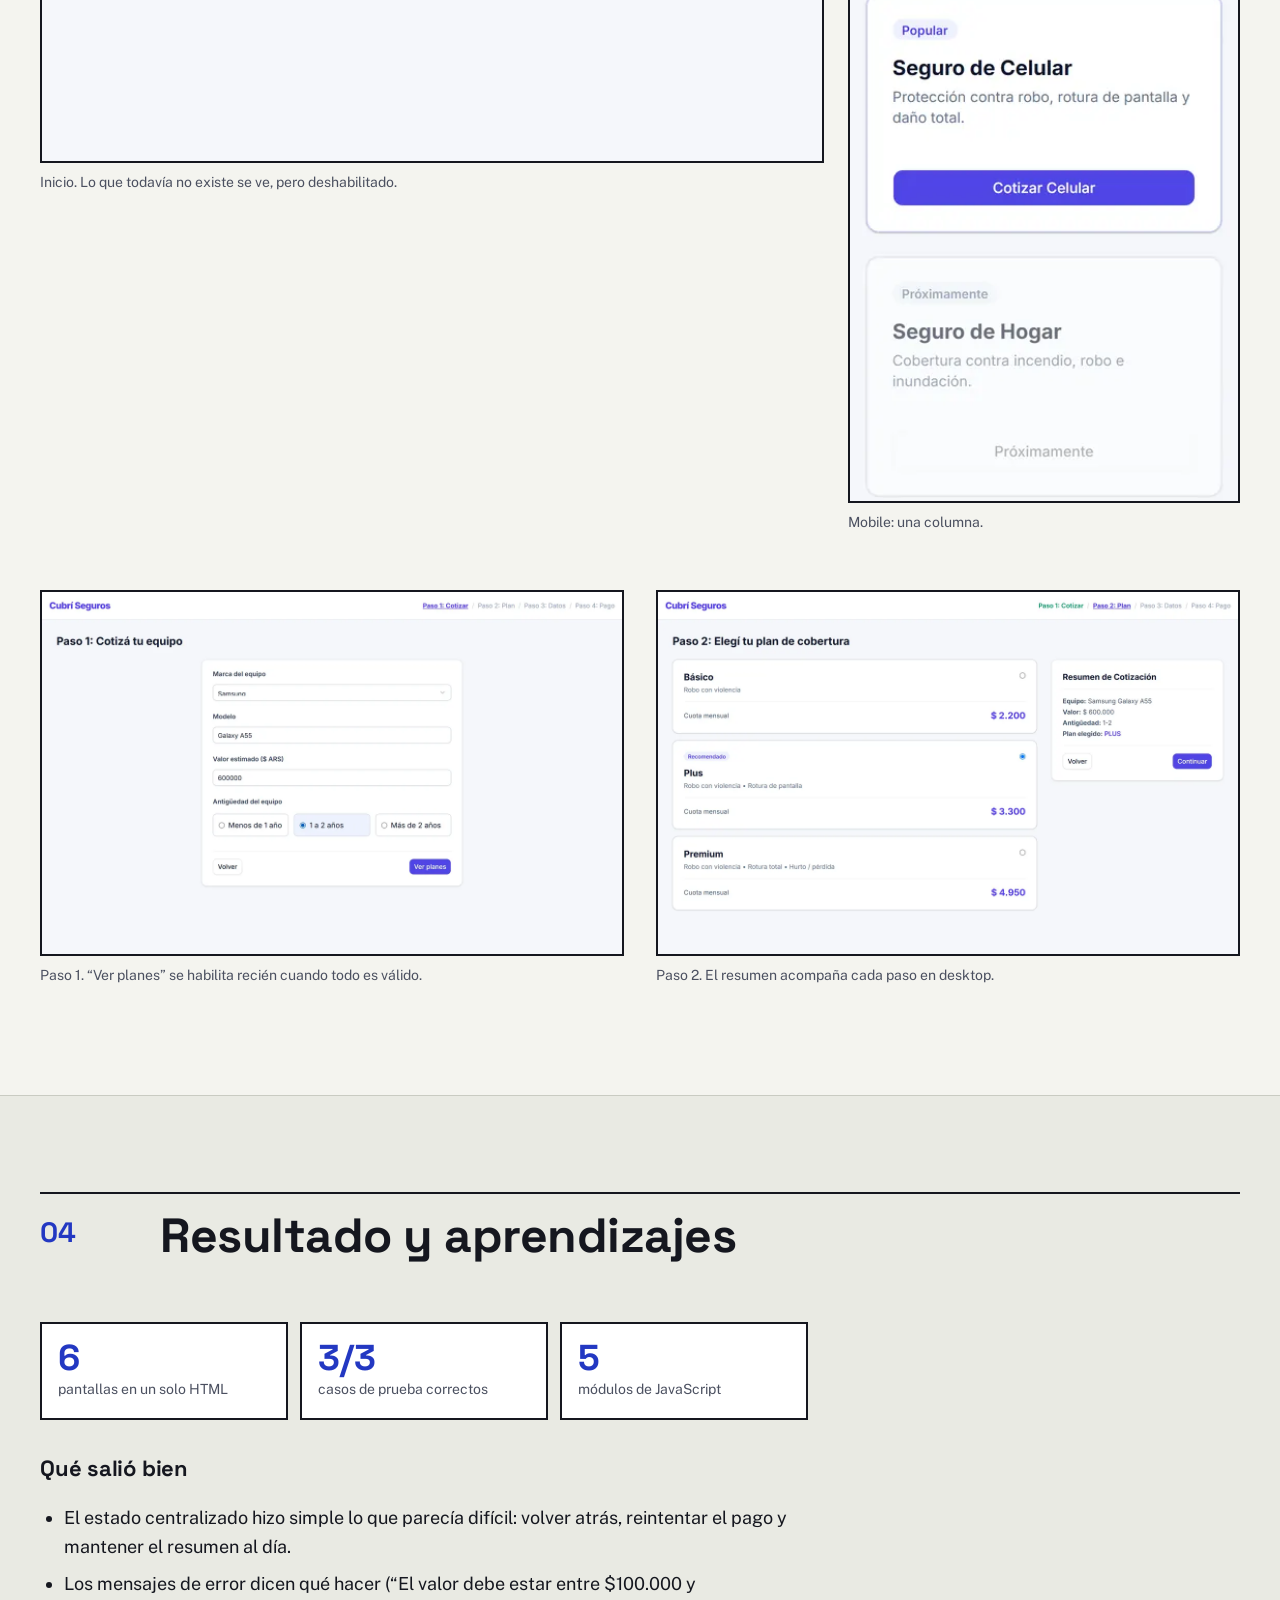
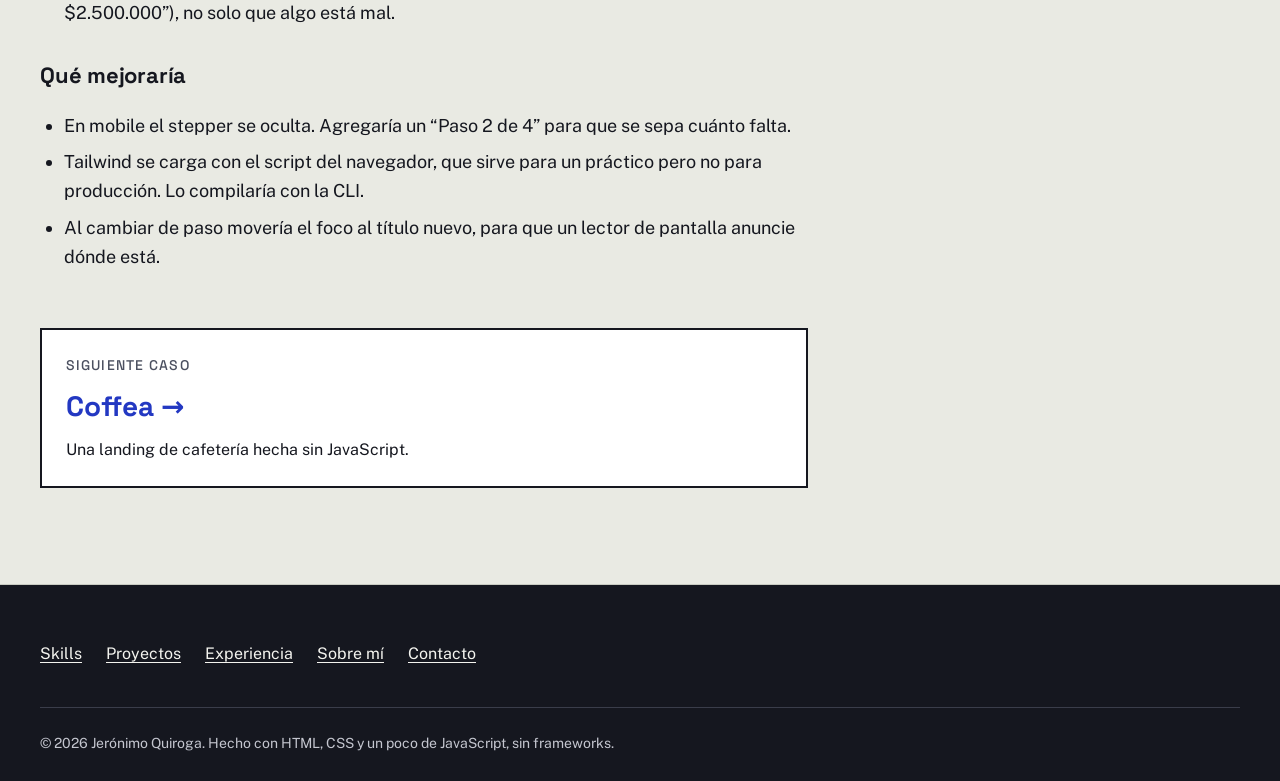
<file: casos/cubri-seguros.html>
<!doctype html>
<html lang="es">
<head>
  <meta charset="utf-8">
  <meta name="viewport" content="width=device-width, initial-scale=1">
  <title>Cubrí Seguros · Caso de estudio · Jerónimo Quiroga</title>
  <meta name="description" content="Caso de estudio de Cubrí Seguros: un cotizador para contratar el seguro de un celular en 4 pasos, con estado centralizado y pago simulado.">
  <meta name="theme-color" content="#f4f4ef">
  <link rel="canonical" href="https://jeronimo-quiroga.netlify.app/casos/cubri-seguros.html">
  <meta property="og:type" content="article">
  <meta property="og:locale" content="es_AR">
  <meta property="og:url" content="https://jeronimo-quiroga.netlify.app/casos/cubri-seguros.html">
  <meta property="og:title" content="Cubrí Seguros · Caso de estudio de Jerónimo Quiroga">
  <meta property="og:description" content="Contratar el seguro de un celular en 4 pasos, sin perder lo cargado si el pago falla.">
  <meta property="og:image" content="https://jeronimo-quiroga.netlify.app/assets/img/og.png">
  <meta property="og:image:width" content="1200">
  <meta property="og:image:height" content="630">
  <meta property="og:image:alt" content="Portfolio de Jerónimo Quiroga: Front-end y UI">
  <meta name="twitter:card" content="summary_large_image">
  <link rel="icon" href="../favicon.svg" type="image/svg+xml">
  <link rel="icon" href="../favicon-32.png" sizes="32x32" type="image/png">
  <link rel="apple-touch-icon" href="../apple-touch-icon.png">
  <link rel="preload" href="../assets/fonts/space-grotesk-latin-700-normal.woff2" as="font" type="font/woff2" crossorigin>
  <link rel="stylesheet" href="../css/tokens.css">
  <link rel="stylesheet" href="../css/main.css">
</head>
<body>
  <a class="salto" href="#contenido">Saltar al contenido</a>
  <header class="cabecera">
    <div class="contenedor cabecera__barra">
      <a class="logo" href="../index.html">
        <svg class="logo__marca" viewBox="0 0 40 40" aria-hidden="true"><rect x="1" y="1" width="38" height="38" fill="#2338c2"/><path d="M1 9h4M1 31h4M35 9h4M35 31h4M9 1v4M31 1v4M9 35v4M31 35v4" stroke="#d7f25c" stroke-width="2"/><text x="20" y="26.5" text-anchor="middle" font-family="Space Grotesk, sans-serif" font-weight="700" font-size="16" fill="#fff">JQ</text></svg>
        <span class="logo__nombre">Jerónimo Quiroga<span class="logo__rol">Front-end y UI</span></span>
      </a>
      <a class="boton boton--chico" href="../index.html#contacto">Contacto</a>
    </div>
  </header>

  <main id="contenido">
    <section class="caso-hero" aria-labelledby="titulo-caso">
      <div class="contenedor caso-hero__grilla">
        <a class="volver" href="../index.html#proyectos"><svg viewBox="0 0 24 24" fill="none" stroke="currentColor" stroke-width="2" aria-hidden="true"><path d="M19 12H5M11 6l-6 6 6 6"/></svg>Volver a proyectos</a>
        <p class="kicker">Caso de estudio · 2026</p>
        <h1 class="caso-hero__titulo" id="titulo-caso">Cubrí Seguros</h1>
        <p class="caso-hero__bajada">Un cotizador para contratar el seguro de un celular en 4 pasos, sin que un pago rechazado obligue a cargar todo de nuevo.</p>
        <dl class="ficha">
          <div><dt>Contexto</dt><dd>TP 5 · Diseño UX-UI</dd></div>
          <div><dt>Mi rol</dt><dd>Diseño y desarrollo</dd></div>
          <div><dt>Stack</dt><dd>Tailwind v4 · JS · Basecoat UI</dd></div>
          <div><dt>Código</dt><dd><a href="https://github.com/jeronimoquiroga-byte/Dise-o_UI-UX/tree/main/TP_5/cubri-seguross" target="_blank" rel="noopener noreferrer">GitHub<span class="visualmente-oculto"> (se abre en otra pestaña)</span></a></dd></div>
        </dl>
      </div>
    </section>

    <section class="seccion" aria-labelledby="t-problema">
      <div class="contenedor">
        <header class="encabezado">
          <span class="encabezado__num" aria-hidden="true">01</span>
          <h2 class="encabezado__titulo" id="t-problema">Problema</h2>
        </header>
        <div class="caso">
          <p>La consigna pedía el flujo de contratación de una aseguradora digital: elegir qué proteger, cotizar un celular, elegir un plan, cargar los datos y pagar. La promesa de la marca era <b>“100% digital en menos de 3 minutos”</b>.</p>
          <p>En un flujo así, la persona abandona cuando no sabe cuánto le falta, cuando no entiende por qué un plan cuesta lo que cuesta o cuando un error la hace empezar de cero.</p>
          <h3>Qué tenía que resolver</h3>
          <ul>
            <li>Mostrar la cuota de los 3 planes apenas se cargan los datos del equipo.</li>
            <li>Que el resumen de lo elegido esté siempre a la vista.</li>
            <li>Validar cada campo con un mensaje que diga cómo corregirlo.</li>
            <li>Si el pago falla, dejar reintentar sin perder nada.</li>
          </ul>
        </div>
      </div>
    </section>

    <section class="seccion seccion--alterna" aria-labelledby="t-proceso">
      <div class="contenedor">
        <header class="encabezado">
          <span class="encabezado__num" aria-hidden="true">02</span>
          <h2 class="encabezado__titulo" id="t-proceso">Proceso</h2>
        </header>
        <div class="caso">
          <h3>Un flujo de 6 pantallas</h3>
          <ol class="pasos">
            <li><span><b>Inicio:</b> 4 productos. Solo el celular está habilitado; el resto dice “Próximamente” para no prometer lo que no existe.</span></li>
            <li><span><b>Cotizar:</b> marca, modelo, valor y antigüedad del equipo.</span></li>
            <li><span><b>Plan:</b> Básico, Plus (recomendado) y Premium, con la cuota calculada.</span></li>
            <li><span><b>Datos:</b> nombre, DNI, nacimiento, email, celular y términos.</span></li>
            <li><span><b>Pago:</b> tarjeta, vencimiento, CVV y titular.</span></li>
            <li><span><b>Resultado:</b> éxito con número de póliza, o error con “Reintentar” y “Cambiar medio de pago”.</span></li>
          </ol>
          <h3>Un solo objeto con todo el estado</h3>
          <p>Toda la solicitud vive en un objeto, <code>solicitud</code>, en <code>estado.js</code>. Cada vez que cambia el paso, <code>render.js</code> vuelve a pintar la pantalla, el stepper y el resumen a partir de ese objeto. Por eso volver atrás o reintentar el pago no borra nada: los datos nunca estuvieron en la pantalla, estuvieron en el estado.</p>
          <div class="nota">
            <p><b>Separación de responsabilidades:</b> <code>app.js</code> escucha eventos, <code>render.js</code> pinta, <code>cotizador.js</code> valida y calcula, y <code>pago.js</code> simula la respuesta del banco con una promesa de 1,5 segundos.</p>
          </div>
          <h3>La fórmula, verificada</h3>
          <p>La cuota es <code>valor × tasa anual ÷ 12 × factor de antigüedad</code>, redondeada. El factor es 1 para menos de un año, 1,10 de 1 a 2 años y 1,25 para más de 2. La comprobé con los 3 casos de prueba de la cátedra:</p>
          <div class="tabla-scroll">
            <table class="tabla">
              <caption class="visualmente-oculto">Casos de prueba de la cuota mensual</caption>
              <thead><tr><th scope="col">Valor y antigüedad</th><th scope="col">Básico</th><th scope="col">Plus</th><th scope="col">Premium</th></tr></thead>
              <tbody>
                <tr><th scope="row">$600.000 · menos de 1 año</th><td class="num">$2.000</td><td class="num">$3.000</td><td class="num">$4.500</td></tr>
                <tr><th scope="row">$600.000 · 1 a 2 años</th><td class="num">$2.200</td><td class="num">$3.300</td><td class="num">$4.950</td></tr>
                <tr><th scope="row">$1.200.000 · más de 2 años</th><td class="num">$5.000</td><td class="num">$7.500</td><td class="num">$11.250</td></tr>
              </tbody>
            </table>
          </div>
        </div>
      </div>
    </section>

    <section class="seccion" aria-labelledby="t-solucion">
      <div class="contenedor">
        <header class="encabezado">
          <span class="encabezado__num" aria-hidden="true">03</span>
          <h2 class="encabezado__titulo" id="t-solucion">Solución</h2>
        </header>
        <div class="figuras">
          <figure class="figura">
            <img src="../assets/img/proyectos/cubri-paso0-1200.webp" width="1200" height="750" loading="lazy" decoding="async" alt="Pantalla de inicio: “Elegí lo que querés proteger”, con la tarjeta Seguro de Celular habilitada y Hogar, Bici y Viaje marcadas como Próximamente.">
            <figcaption>Inicio. Lo que todavía no existe se ve, pero deshabilitado.</figcaption>
          </figure>
          <figure class="figura">
            <img src="../assets/img/proyectos/cubri-mobile.webp" width="375" height="800" loading="lazy" decoding="async" alt="La misma pantalla de inicio en un celular, con las tarjetas apiladas en una columna.">
            <figcaption>Mobile: una columna.</figcaption>
          </figure>
        </div>
        <div class="grilla grilla--2 mt-6">
          <figure class="figura">
            <img src="../assets/img/proyectos/cubri-paso1-1200.webp" width="1200" height="750" loading="lazy" decoding="async" alt="Paso 1, cotizar: formulario con marca Samsung, modelo Galaxy A55, valor 600.000 y antigüedad de 1 a 2 años elegida.">
            <figcaption>Paso 1. “Ver planes” se habilita recién cuando todo es válido.</figcaption>
          </figure>
          <figure class="figura">
            <img src="../assets/img/proyectos/cubri-paso2-1200.webp" width="1200" height="750" loading="lazy" decoding="async" alt="Paso 2, plan: Básico $2.200, Plus $3.300 recomendado y elegido, Premium $4.950, y el resumen de la cotización a la derecha.">
            <figcaption>Paso 2. El resumen acompaña cada paso en desktop.</figcaption>
          </figure>
        </div>
      </div>
    </section>

    <section class="seccion seccion--alterna" aria-labelledby="t-resultado">
      <div class="contenedor">
        <header class="encabezado">
          <span class="encabezado__num" aria-hidden="true">04</span>
          <h2 class="encabezado__titulo" id="t-resultado">Resultado y aprendizajes</h2>
        </header>
        <div class="caso">
          <div class="datos">
            <div class="dato"><b>6</b><span>pantallas en un solo HTML</span></div>
            <div class="dato"><b>3/3</b><span>casos de prueba correctos</span></div>
            <div class="dato"><b>5</b><span>módulos de JavaScript</span></div>
          </div>
          <h3>Qué salió bien</h3>
          <ul>
            <li>El estado centralizado hizo simple lo que parecía difícil: volver atrás, reintentar el pago y mantener el resumen al día.</li>
            <li>Los mensajes de error dicen qué hacer (“El valor debe estar entre $100.000 y $2.500.000”), no solo que algo está mal.</li>
          </ul>
          <h3>Qué mejoraría</h3>
          <ul>
            <li>En mobile el stepper se oculta. Agregaría un “Paso 2 de 4” para que se sepa cuánto falta.</li>
            <li>Tailwind se carga con el script del navegador, que sirve para un práctico pero no para producción. Lo compilaría con la CLI.</li>
            <li>Al cambiar de paso movería el foco al título nuevo, para que un lector de pantalla anuncie dónde está.</li>
          </ul>
          <a class="siguiente mt-6" href="coffea.html"><span class="kicker">Siguiente caso</span><strong>Coffea →</strong><span>Una landing de cafetería hecha sin JavaScript.</span></a>
        </div>
      </div>
    </section>
  </main>

  <footer class="pie">
    <div class="contenedor pie__grilla">
      <nav class="pie__nav" aria-label="Secciones (pie)">
        <ul role="list">
          <li><a href="../index.html#skills">Skills</a></li>
          <li><a href="../index.html#proyectos">Proyectos</a></li>
          <li><a href="../index.html#experiencia">Experiencia</a></li>
          <li><a href="../index.html#sobre-mi">Sobre mí</a></li>
          <li><a href="../index.html#contacto">Contacto</a></li>
        </ul>
      </nav>
      <p class="pie__legal">© 2026 Jerónimo Quiroga. Hecho con HTML, CSS y un poco de JavaScript, sin frameworks.</p>
    </div>
  </footer>
</body>
</html>
</file>
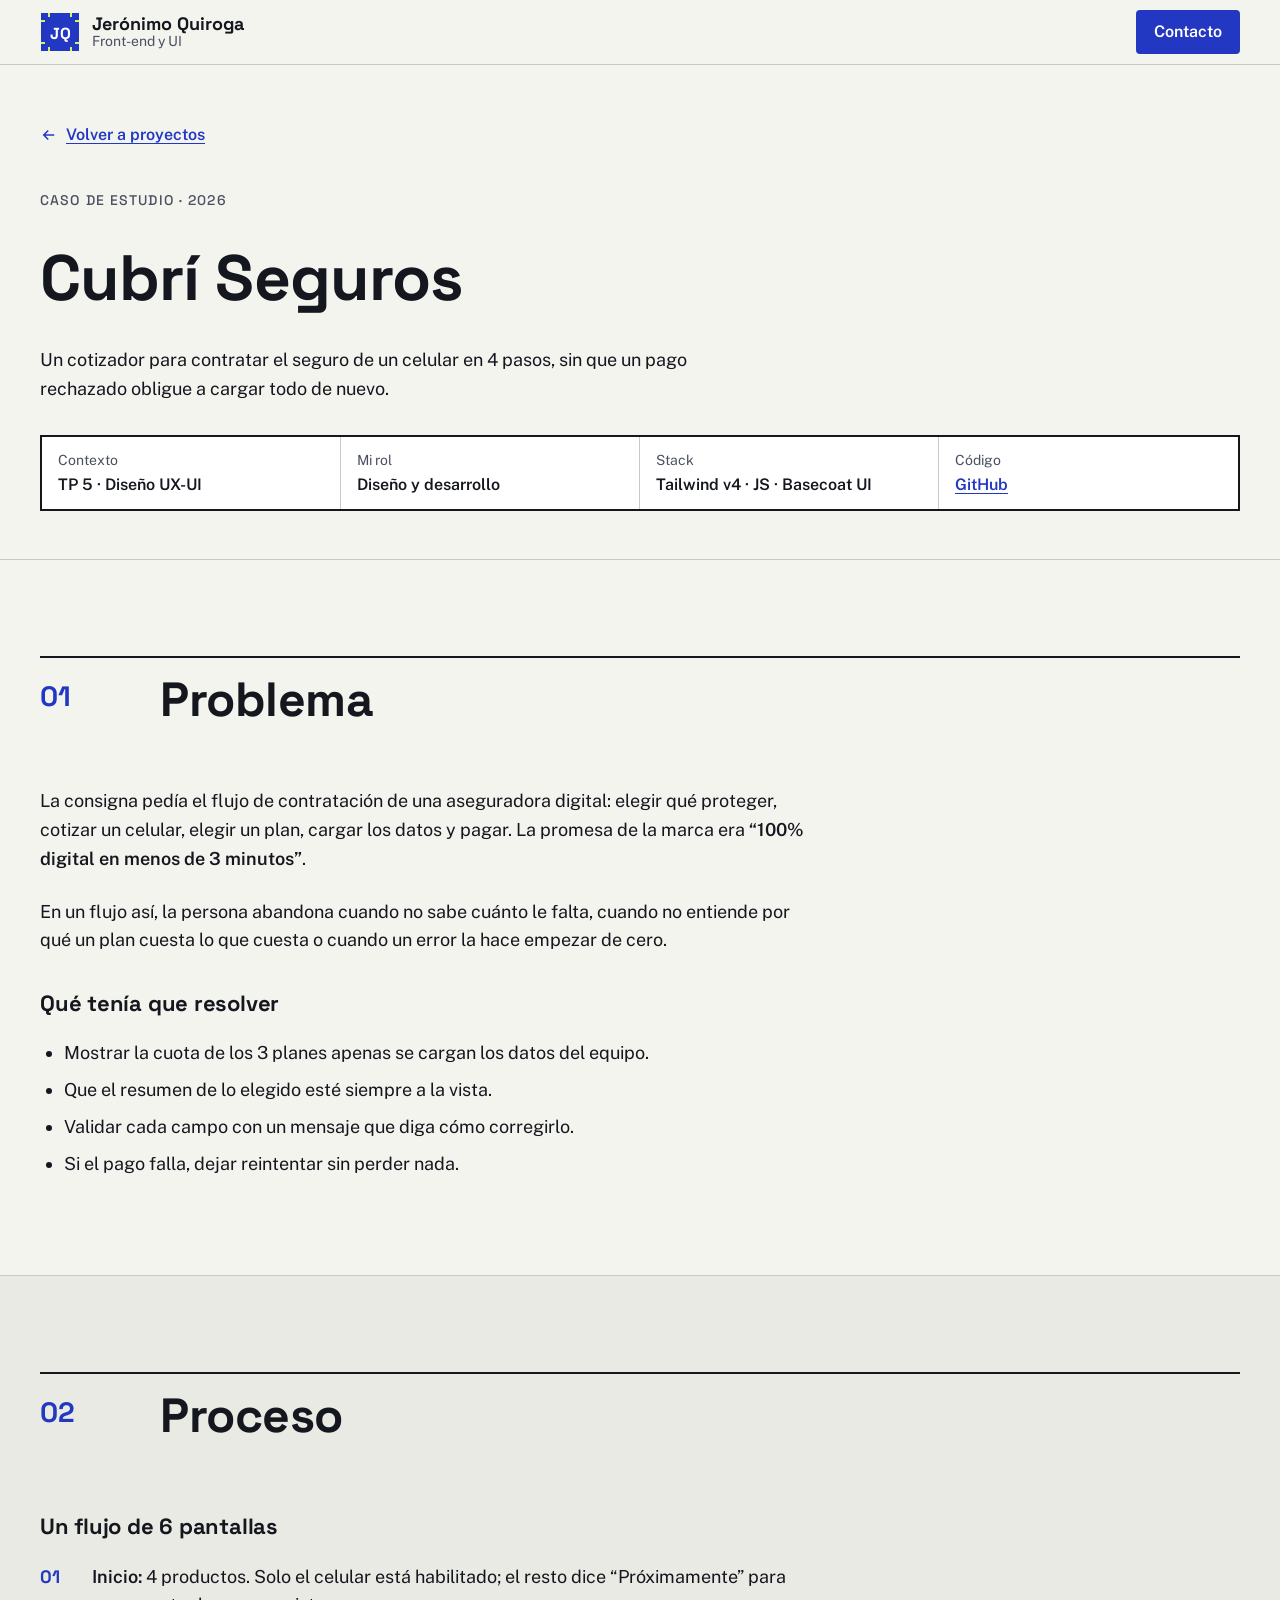
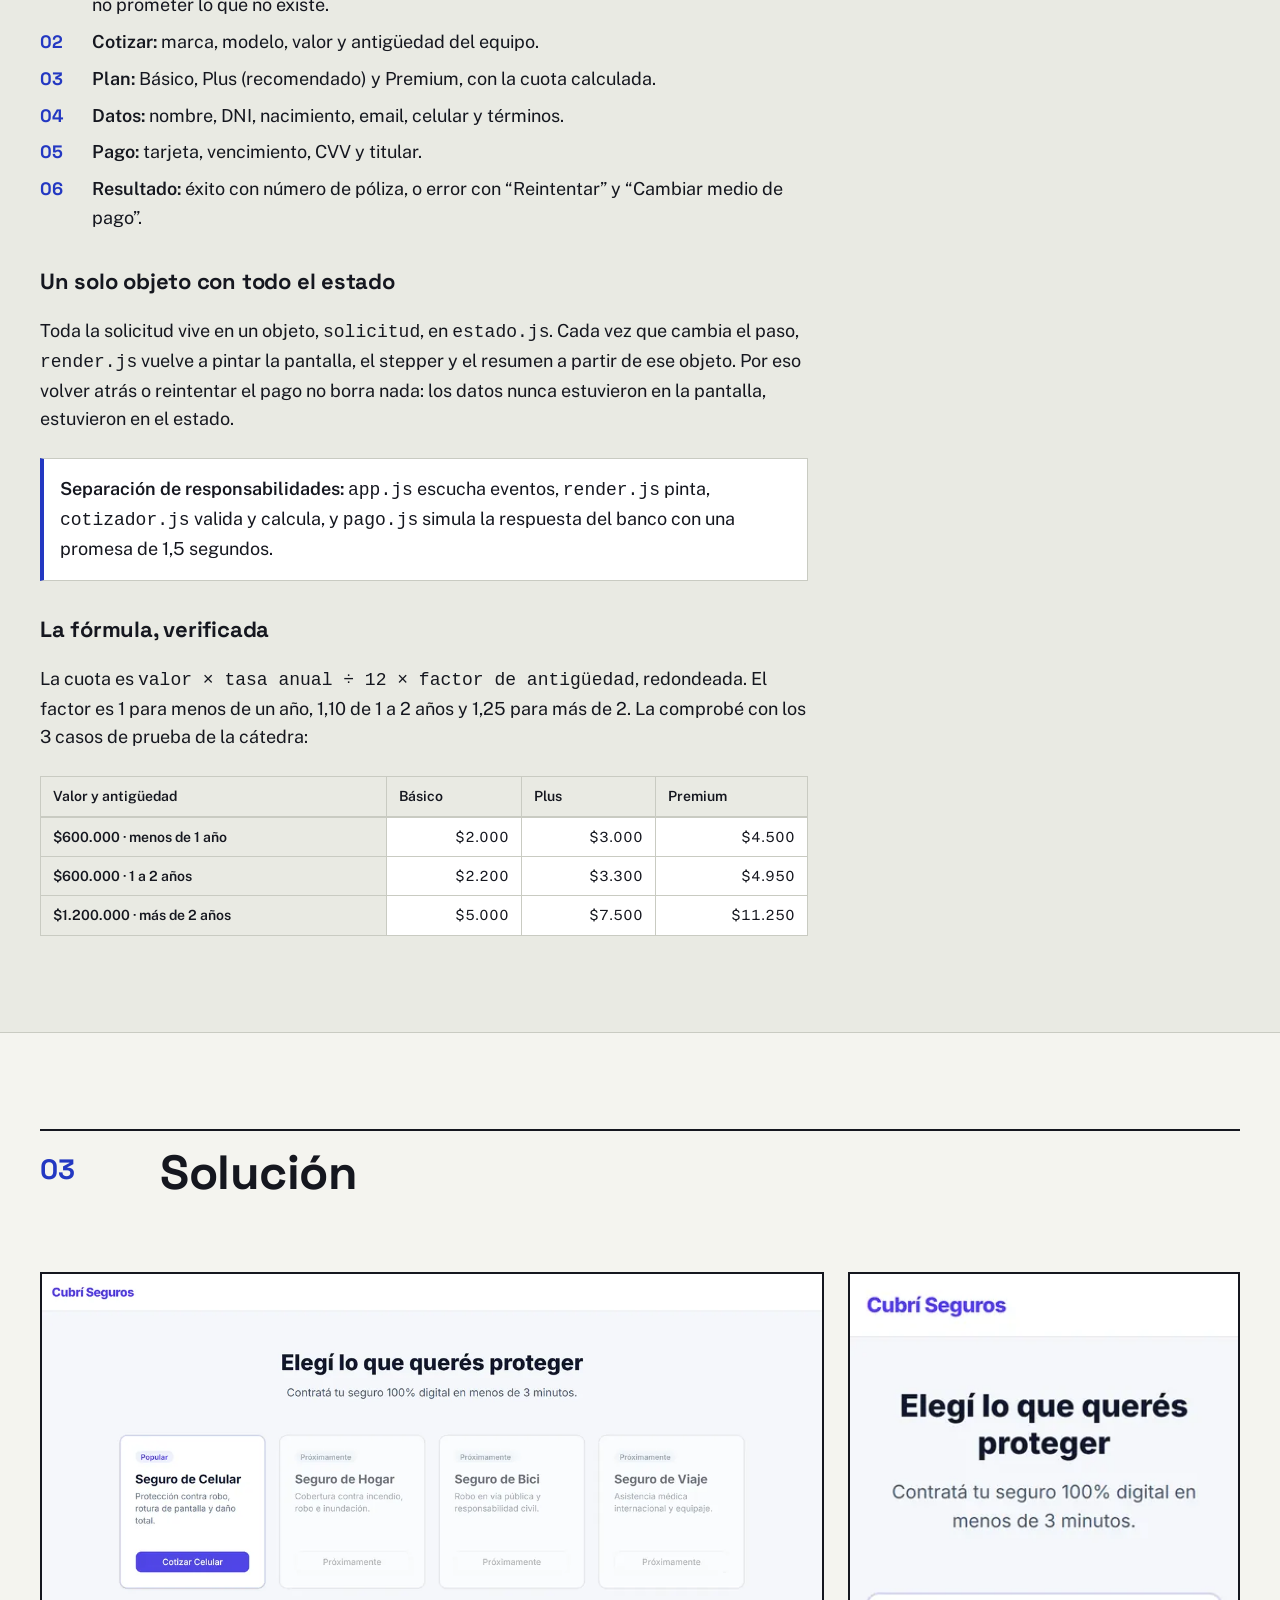
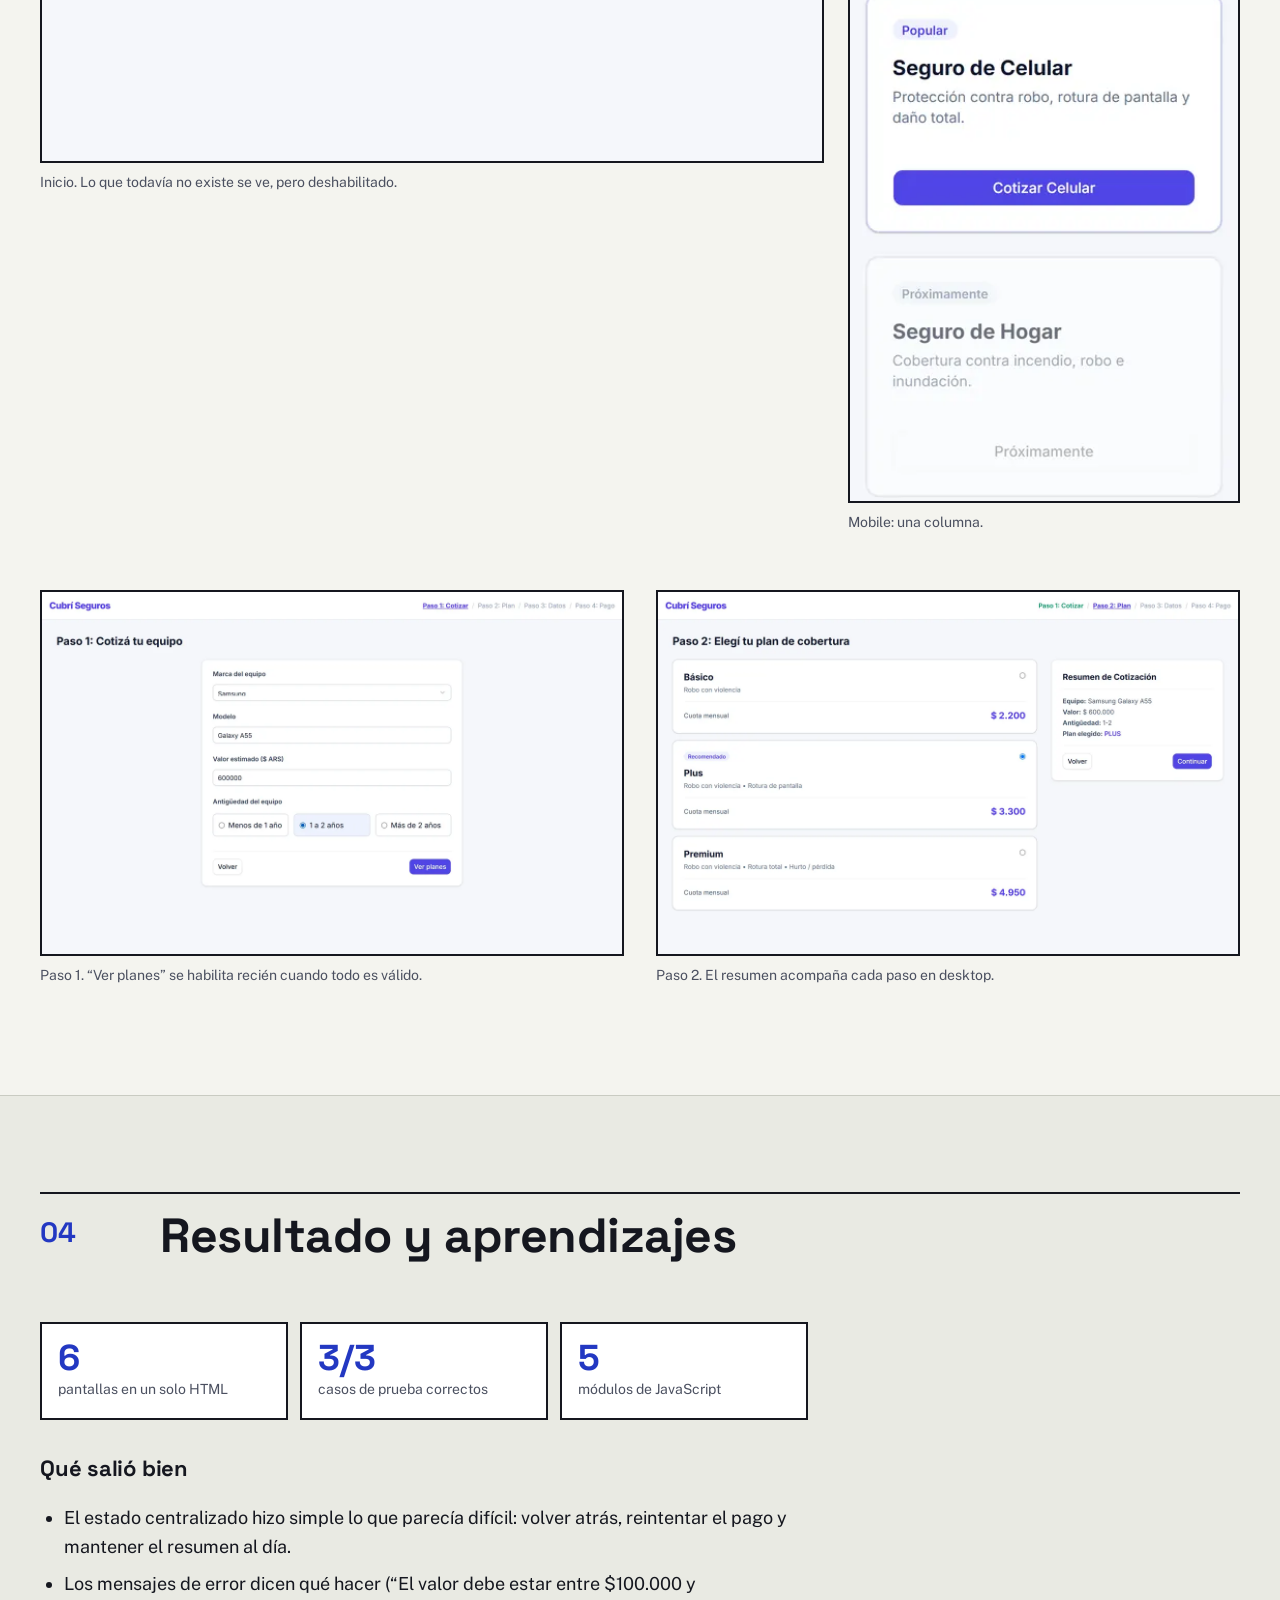
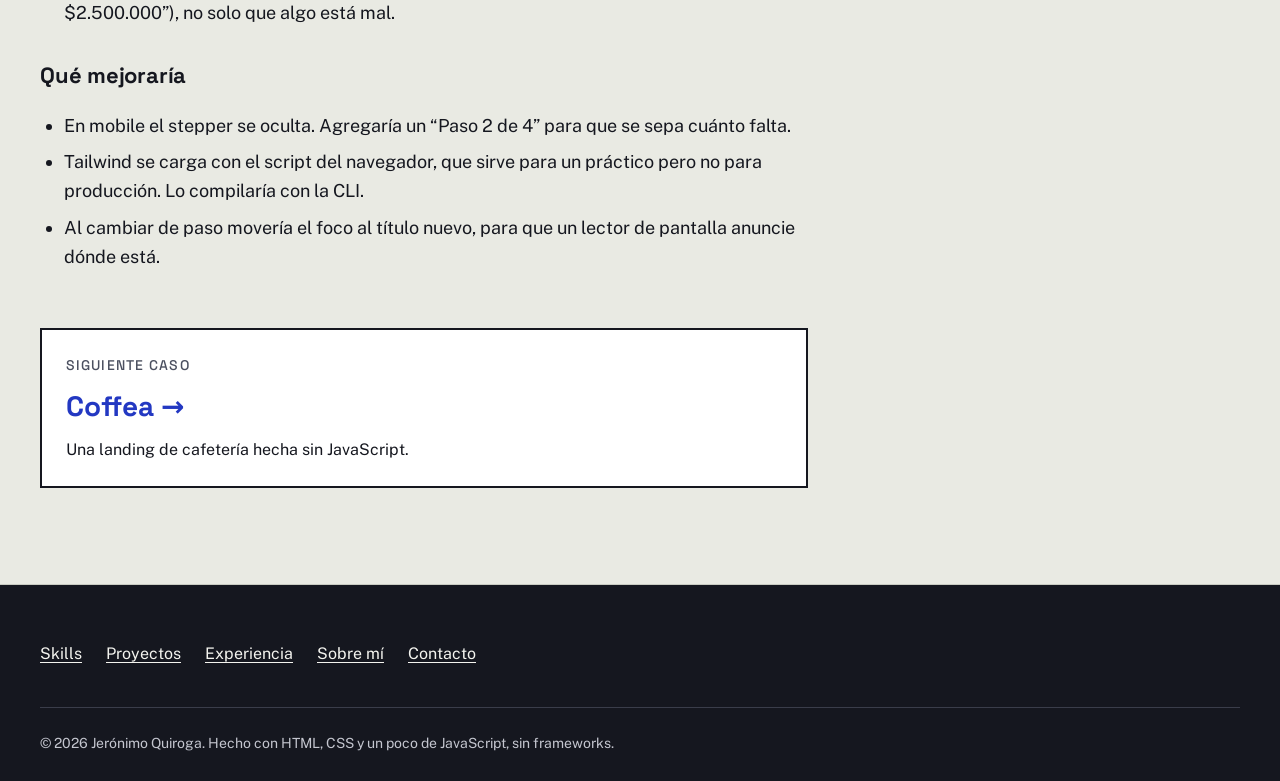
<file: docs/figma/caso-cubri-desktop.html>
<!doctype html>
<html lang="es">
<head>
  <meta charset="utf-8">
  <meta name="viewport" content="width=device-width, initial-scale=1">
  
  <title>Cubrí Seguros · Caso de estudio · Jerónimo Quiroga</title>
  <meta name="description" content="Caso de estudio de Cubrí Seguros: un cotizador para contratar el seguro de un celular en 4 pasos, con estado centralizado y pago simulado.">
  <meta name="theme-color" content="#f4f4ef">
  
  <meta property="og:type" content="article">
  <meta property="og:locale" content="es_AR">
  <meta property="og:url" content="https://jeronimo-quiroga.netlify.app/casos/cubri-seguros.html">
  <meta property="og:title" content="Cubrí Seguros · Caso de estudio de Jerónimo Quiroga">
  <meta property="og:description" content="Contratar el seguro de un celular en 4 pasos, sin perder lo cargado si el pago falla.">
  <meta property="og:image" content="https://jeronimo-quiroga.netlify.app/assets/img/og.png">
  <meta property="og:image:width" content="1200">
  <meta property="og:image:height" content="630">
  <meta property="og:image:alt" content="Portfolio de Jerónimo Quiroga: Front-end y UI">
  <meta name="twitter:card" content="summary_large_image">
  
  
  
  
  
  
<style>/* Design system "Plano": los mismos tokens que en Figma (página 03 · Design system). */
@font-face {
  font-family: 'Space Grotesk';
  font-style: normal;
  font-weight: 500;
  font-display: swap;
  src: url('/assets/fonts/space-grotesk-latin-500-normal.woff2') format('woff2');
}
@font-face {
  font-family: 'Space Grotesk';
  font-style: normal;
  font-weight: 700;
  font-display: swap;
  src: url('/assets/fonts/space-grotesk-latin-700-normal.woff2') format('woff2');
}
@font-face {
  font-family: 'Public Sans';
  font-style: normal;
  font-weight: 400;
  font-display: swap;
  src: url('/assets/fonts/public-sans-latin-400-normal.woff2') format('woff2');
}
@font-face {
  font-family: 'Public Sans';
  font-style: normal;
  font-weight: 600;
  font-display: swap;
  src: url('/assets/fonts/public-sans-latin-600-normal.woff2') format('woff2');
}

@layer tokens {
  :root {
    /* Color · primario y secundario */
    --color-cobalto: #2338c2;
    --color-cobalto-hover: #1a2a94;
    --color-cobalto-activo: #121e6e;
    --color-cobalto-suave: #e3e7fb;
    --color-lima: #d7f25c;
    --color-lima-hover: #c6e23f;

    /* Color · neutros */
    --color-tinta: #15171f;
    --color-grafito: #4b5060;
    --color-linea: #c9cbc2;
    --color-papel: #f4f4ef;
    --color-papel-2: #e9eae3;
    --color-blanco: #ffffff;

    /* Color · estados */
    --color-exito: #17733f;
    --color-error: #b3261e;
    --color-aviso: #8a5300;
    --color-info: var(--color-cobalto);

    /* Tipografía */
    --fuente-titulo: 'Space Grotesk', 'Segoe UI', system-ui, sans-serif;
    --fuente-texto: 'Public Sans', 'Segoe UI', system-ui, sans-serif;
    --texto-xs: 0.875rem;   /* 14 */
    --texto-s: 1rem;        /* 16 */
    --texto-m: 1.125rem;    /* 18 */
    --texto-l: 1.375rem;    /* 22 */
    --texto-xl: 1.75rem;    /* 28 */
    --texto-2xl: 2.25rem;   /* 36 */
    --texto-3xl: 3rem;      /* 48 */
    --texto-4xl: 4rem;      /* 64 */
    --interlineado-titulo: 1.1;
    --interlineado-texto: 1.6;

    /* Espaciado · múltiplos de 4 */
    --e-1: 0.25rem;  /* 4 */
    --e-2: 0.5rem;   /* 8 */
    --e-3: 0.75rem;  /* 12 */
    --e-4: 1rem;     /* 16 */
    --e-5: 1.5rem;   /* 24 */
    --e-6: 2rem;     /* 32 */
    --e-7: 3rem;     /* 48 */
    --e-8: 4rem;     /* 64 */
    --e-9: 6rem;     /* 96 */

    /* Grilla: 4 columnas (mobile), 8 (tablet) y 12 (desktop) */
    --ancho-max: 75rem;  /* 1200 */
    --margen: 1rem;      /* 16 · 24 · 32 según breakpoint */
    --medianil: 1rem;

    /* Bordes, sombras y movimiento */
    --borde: 1px solid var(--color-linea);
    --borde-fuerte: 2px solid var(--color-tinta);
    --radio: 4px;
    --sombra-plano: 6px 6px 0 var(--color-cobalto);
    --altura-cabecera: 4rem;
    --duracion: 180ms;
    --curva: cubic-bezier(0.2, 0.7, 0.2, 1);
  }

  
    :root { --margen: 1.5rem; --medianil: 1.5rem; }
  
  
    :root { --margen: 2rem; --medianil: 2rem; }
  
}

/* Estilos mobile-first ordenados por capas, igual que en Coffea.
   Breakpoints: 48em (768 px) y 80em (1280 px). Nombres de clase con BEM. */
@layer tokens, base, layout, components, utilities;

/* ============ BASE ============ */
@layer base {
  *, *::before, *::after { box-sizing: border-box; }
  html {
    -webkit-text-size-adjust: 100%;
    text-size-adjust: 100%;
    scroll-behavior: smooth;
    scroll-padding-top: calc(var(--altura-cabecera) + var(--e-4));
  }
  body {
    margin: 0;
    background: var(--color-papel);
    color: var(--color-tinta);
    font-family: var(--fuente-texto);
    font-size: var(--texto-s);
    line-height: var(--interlineado-texto);
    overflow-x: hidden;
  }
  h1, h2, h3, h4 {
    margin: 0;
    font-family: var(--fuente-titulo);
    font-weight: 700;
    line-height: var(--interlineado-titulo);
    letter-spacing: -0.01em;
    text-wrap: balance;
  }
  p, ul, ol, dl, dd, figure { margin: 0; }
  ul[role='list'], ol[role='list'] { list-style: none; padding: 0; }
  img, svg { display: block; max-width: 100%; height: auto; }
  a { color: var(--color-cobalto); text-underline-offset: 0.2em; }
  a:hover { color: var(--color-cobalto-hover); }
  a:active { color: var(--color-cobalto-activo); }
  :focus-visible {
    outline: 3px solid var(--color-cobalto);
    outline-offset: 3px;
  }
  section[id], [id] { scroll-margin-top: calc(var(--altura-cabecera) + var(--e-4)); }
  ::selection { background: var(--color-lima); color: var(--color-tinta); }

  
}

/* ============ LAYOUT ============ */
@layer layout {
  .contenedor {
    width: 100%;
    max-width: calc(var(--ancho-max) + var(--margen) * 2);
    margin-inline: auto;
    padding-inline: var(--margen);
  }
  .seccion { padding-block: var(--e-8); }
  .seccion--compacta { padding-block: var(--e-7) 0 !important; }
  .seccion--alterna { background: var(--color-papel-2); border-block: var(--borde); }
  .grilla { display: grid; gap: var(--medianil); }
  
    .seccion { padding-block: var(--e-9); }
    .grilla--2 { grid-template-columns: repeat(2, 1fr); }
    .grilla--4 { grid-template-columns: repeat(2, 1fr); }
  
  
    .grilla--3 { grid-template-columns: repeat(3, 1fr); }
    .grilla--4 { grid-template-columns: repeat(4, 1fr); }
  
}

/* ============ COMPONENTES ============ */
@layer components {
  /* Saltar al contenido */
  .salto {
    position: absolute;
    left: var(--e-4);
    top: -100px;
    z-index: 100;
    padding: var(--e-3) var(--e-4);
    background: var(--color-tinta);
    color: var(--color-blanco);
    font-weight: 600;
    border-radius: var(--radio);
  }
  .salto:focus { top: var(--e-3); color: var(--color-blanco); }

  /* Cabecera fija */
  .cabecera {
    position: sticky;
    top: 0;
    z-index: 50;
    background: color-mix(in srgb, var(--color-papel) 94%, transparent);
    backdrop-filter: blur(6px);
    border-bottom: var(--borde);
  }
  .cabecera__barra {
    display: flex;
    align-items: center;
    gap: var(--e-4);
    min-height: var(--altura-cabecera);
  }
  .logo {
    display: inline-flex;
    align-items: center;
    gap: var(--e-3);
    color: var(--color-tinta);
    text-decoration: none;
    font-family: var(--fuente-titulo);
    font-weight: 700;
    margin-right: auto;
  }
  .logo:hover { color: var(--color-cobalto); }
  .logo__marca { width: 2.5rem; height: 2.5rem; flex: none; }
  .logo__nombre { font-size: var(--texto-m); line-height: 1.1; }
  .logo__rol { display: block; font-family: var(--fuente-texto); font-weight: 400; font-size: var(--texto-xs); color: var(--color-grafito); }

  .nav-toggle {
    display: inline-flex;
    align-items: center;
    gap: var(--e-2);
    min-height: 44px;
    padding: var(--e-2) var(--e-3);
    background: transparent;
    color: var(--color-tinta);
    border: var(--borde-fuerte);
    border-radius: var(--radio);
    font: 600 var(--texto-s) var(--fuente-texto);
    cursor: pointer;
  }
  .nav-toggle:hover { background: var(--color-blanco); }
  .nav-toggle:active { background: var(--color-papel-2); }
  .nav-toggle__icono { width: 1.25rem; height: 1.25rem; }
  .nav-toggle__icono .cerrar { display: none; }
  .nav-toggle[aria-expanded='true'] .abrir { display: none; }
  .nav-toggle[aria-expanded='true'] .cerrar { display: block; }

  .nav {
    position: absolute;
    inset: 100% 0 auto 0;
    background: var(--color-papel);
    border-bottom: var(--borde-fuerte);
    padding: var(--e-4) var(--margen) var(--e-5);
  }
  .nav { display: none; }
  .nav-toggle[aria-expanded='true'] + .nav { display: block; }
  .nav__lista { display: grid; gap: var(--e-1); }
  .nav__link {
    display: flex;
    align-items: baseline;
    gap: var(--e-3);
    padding: var(--e-3) var(--e-2);
    color: var(--color-tinta);
    text-decoration: none;
    font-family: var(--fuente-titulo);
    font-weight: 500;
    font-size: var(--texto-l);
    border-bottom: var(--borde);
  }
  .nav__num { font-size: var(--texto-xs); color: var(--color-grafito); font-family: var(--fuente-texto); }
  .nav__link:hover { color: var(--color-cobalto); }
  .nav__link:active { color: var(--color-cobalto-activo); }
  .nav__link[aria-current='true'] { color: var(--color-cobalto); }
  .nav__link[aria-current='true'] .nav__num { color: var(--color-cobalto); }
  .nav__acciones { display: flex; flex-wrap: wrap; gap: var(--e-3); margin-top: var(--e-5); }

  .icono-link {
    display: inline-flex;
    align-items: center;
    justify-content: center;
    gap: var(--e-2);
    min-height: 44px;
    min-width: 44px;
    padding: var(--e-2);
    color: var(--color-tinta);
    border-radius: var(--radio);
    text-decoration: none;
    font-weight: 600;
  }
  .icono-link svg { width: 1.5rem; height: 1.5rem; }
  .icono-link:hover { color: var(--color-cobalto); background: var(--color-cobalto-suave); }
  .icono-link:active { background: var(--color-papel-2); }

  
    .nav-toggle { display: none; }
    .nav, .nav-toggle[aria-expanded] + .nav {
      position: static;
      display: flex;
      align-items: center;
      gap: var(--e-5);
      padding: 0;
      background: none;
      border: 0;
    }
    .nav__lista { display: flex; gap: var(--e-1); }
    .nav__link {
      position: relative;
      font-size: var(--texto-s);
      padding: var(--e-2) var(--e-3);
      border: 0;
      gap: var(--e-1);
    }
    .nav__link::after {
      content: '';
      position: absolute;
      left: var(--e-3);
      right: var(--e-3);
      bottom: 2px;
      height: 2px;
      background: currentColor;
      transform: scaleX(0);
      transform-origin: left;
      transition: transform var(--duracion) var(--curva);
    }
    .nav__link:hover::after, .nav__link[aria-current='true']::after { transform: scaleX(1); }
    .nav__acciones { margin: 0; align-items: center; }
  

  /* Botón: primario, secundario y chico. Estados: normal, hover, active, focus y disabled */
  .boton {
    display: inline-flex;
    align-items: center;
    justify-content: center;
    gap: var(--e-2);
    min-height: 48px;
    padding: var(--e-3) var(--e-5);
    border: 2px solid var(--color-cobalto);
    border-radius: var(--radio);
    background: var(--color-cobalto);
    color: var(--color-blanco);
    font: 600 var(--texto-s)/1.2 var(--fuente-texto);
    text-decoration: none;
    cursor: pointer;
    transition: transform var(--duracion) var(--curva), box-shadow var(--duracion) var(--curva), background-color var(--duracion);
  }
  .boton svg { width: 1.25rem; height: 1.25rem; }
  .boton:hover {
    background: var(--color-cobalto-hover);
    border-color: var(--color-cobalto-hover);
    color: var(--color-blanco);
    transform: translate(-2px, -2px);
    box-shadow: 4px 4px 0 var(--color-tinta);
  }
  .boton:active {
    background: var(--color-cobalto-activo);
    border-color: var(--color-cobalto-activo);
    color: var(--color-blanco);
    transform: none;
    box-shadow: none;
  }
  .boton:disabled, .boton[aria-disabled='true'] {
    background: var(--color-papel-2);
    border-color: var(--color-linea);
    color: var(--color-grafito);
    transform: none;
    box-shadow: none;
    cursor: not-allowed;
  }
  .boton--secundario { background: transparent; color: var(--color-tinta); border-color: var(--color-tinta); }
  .boton--secundario:hover { background: var(--color-lima); border-color: var(--color-tinta); color: var(--color-tinta); }
  .boton--secundario:active { background: var(--color-lima-hover); border-color: var(--color-tinta); color: var(--color-tinta); }
  .boton--chico { min-height: 44px; padding: var(--e-2) var(--e-4); }

  /* Etiqueta (tag/chip) */
  .etiquetas { display: flex; flex-wrap: wrap; gap: var(--e-2); }
  .etiqueta {
    display: inline-block;
    padding: 2px var(--e-2);
    border: 1px solid var(--color-grafito);
    border-radius: 2px;
    background: var(--color-blanco);
    color: var(--color-tinta);
    font-size: var(--texto-xs);
    font-weight: 600;
    line-height: 1.5;
  }

  /* Insignia de disponibilidad */
  .insignia {
    display: inline-flex;
    align-items: center;
    gap: var(--e-2);
    padding: var(--e-1) var(--e-3);
    background: var(--color-lima);
    color: var(--color-tinta);
    border: 1px solid var(--color-tinta);
    border-radius: 999px;
    font-size: var(--texto-xs);
    font-weight: 600;
  }
  .insignia__punto { width: 0.5rem; height: 0.5rem; border-radius: 50%; background: var(--color-exito); flex: none; }

  /* Kicker / numeración de secciones */
  .kicker {
    font-family: var(--fuente-titulo);
    font-weight: 500;
    font-size: var(--texto-xs);
    letter-spacing: 0.08em;
    text-transform: uppercase;
    color: var(--color-grafito);
  }

  /* Hero */
  .hero {
    position: relative;
    padding-block: var(--e-7) var(--e-8);
    background-image:
      linear-gradient(to right, rgb(35 56 194 / 0.07) 1px, transparent 1px),
      linear-gradient(to bottom, rgb(35 56 194 / 0.07) 1px, transparent 1px);
    background-size: 32px 32px;
    border-bottom: var(--borde);
  }
  .hero__grilla { display: grid; gap: var(--e-7); align-items: start; }
  .hero__texto { display: grid; gap: var(--e-5); justify-items: start; }
  .hero__titulo { font-size: clamp(2.5rem, 9vw, var(--texto-4xl)); }
  .hero__rol { font-family: var(--fuente-titulo); font-weight: 500; font-size: var(--texto-l); color: var(--color-cobalto); }
  .hero__propuesta { font-size: var(--texto-m); max-width: 36rem; }
  .hero__acciones { display: flex; flex-wrap: wrap; gap: var(--e-3); }
  .hero__ubicacion { display: flex; align-items: center; gap: var(--e-2); color: var(--color-grafito); font-size: var(--texto-xs); }
  .hero__ubicacion svg { width: 1rem; height: 1rem; flex: none; }
  
    .hero { padding-block: var(--e-9); }
    .hero__grilla { grid-template-columns: 7fr 5fr; gap: var(--e-8); }
  

  /* Rótulo: la ficha de 30 segundos, como el rótulo de un plano */
  .rotulo {
    background: var(--color-blanco);
    border: var(--borde-fuerte);
    box-shadow: var(--sombra-plano);
  }
  .rotulo__titulo {
    display: flex;
    justify-content: space-between;
    gap: var(--e-3);
    padding: var(--e-3) var(--e-4);
    border-bottom: var(--borde-fuerte);
    background: var(--color-tinta);
    color: var(--color-blanco);
    font-family: var(--fuente-titulo);
    font-size: var(--texto-s);
  }
  .rotulo__titulo span { font-weight: 500; }
  .rotulo__datos { display: grid; grid-template-columns: 1fr 1fr; }
  .rotulo__dato { padding: var(--e-3) var(--e-4); border-bottom: var(--borde); }
  .rotulo__dato:nth-child(odd) { border-right: var(--borde); }
  .rotulo__dato--ancho { grid-column: 1 / -1; border-right: 0 !important; }
  .rotulo__dato:last-child { border-bottom: 0; }
  .rotulo dt { font-size: var(--texto-xs); color: var(--color-grafito); }
  .rotulo dd { font-weight: 600; }

  /* Encabezado de sección */
  .encabezado {
    display: grid;
    gap: var(--e-3);
    margin-bottom: var(--e-7);
    padding-top: var(--e-4);
    border-top: var(--borde-fuerte);
  }
  .encabezado__num { font-family: var(--fuente-titulo); font-weight: 700; color: var(--color-cobalto); }
  .encabezado__titulo { font-size: clamp(var(--texto-xl), 6vw, var(--texto-3xl)); }
  .encabezado__bajada { color: var(--color-grafito); font-size: var(--texto-m); max-width: 40rem; }
  
    .encabezado { grid-template-columns: 6rem 1fr; column-gap: var(--e-5); }
    .encabezado__num { grid-row: span 2; font-size: var(--texto-xl); }
  

  /* Métricas */
  .metricas { display: grid; grid-template-columns: repeat(2, 1fr); gap: 0; border: var(--borde-fuerte); background: var(--color-blanco); }
  .metrica { padding: var(--e-5) var(--e-4); border-right: var(--borde); border-bottom: var(--borde); }
  .metrica:nth-child(2n) { border-right: 0; }
  .metrica:nth-last-child(-n + 2) { border-bottom: 0; }
  .metrica__numero { display: block; font-family: var(--fuente-titulo); font-weight: 700; font-size: clamp(var(--texto-2xl), 8vw, var(--texto-3xl)); line-height: 1; color: var(--color-cobalto); }
  .metrica__etiqueta { display: block; margin-top: var(--e-2); font-size: var(--texto-xs); color: var(--color-grafito); }
  
    .metricas { grid-template-columns: repeat(4, 1fr); }
    .metrica { border-bottom: 0; border-right: var(--borde) !important; }
    .metrica:last-child { border-right: 0 !important; }
  

  /* Tarjeta base */
  .tarjeta {
    position: relative;
    display: grid;
    gap: var(--e-4);
    align-content: start;
    padding: var(--e-5);
    background: var(--color-blanco);
    border: var(--borde-fuerte);
    border-radius: var(--radio);
  }
  .tarjeta__titulo { font-size: var(--texto-l); }
  .tarjeta__texto { color: var(--color-grafito); }
  .tarjeta__pie { font-size: var(--texto-xs); color: var(--color-grafito); padding-top: var(--e-3); border-top: var(--borde); }
  .tarjeta__pie a { font-weight: 600; }

  /* Skills */
  .skill__icono { width: 2.5rem; height: 2.5rem; color: var(--color-cobalto); }

  /* Tarjeta de proyecto: toda la tarjeta es clickeable */
  .proyecto { padding: 0; overflow: hidden; transition: transform var(--duracion) var(--curva), box-shadow var(--duracion) var(--curva); }
  .proyecto__imagen { aspect-ratio: 16 / 10; width: 100%; object-fit: cover; object-position: top; border-bottom: var(--borde-fuerte); background: var(--color-papel-2); }
  .proyecto__cuerpo { display: grid; gap: var(--e-3); padding: var(--e-5); }
  .proyecto__meta { font-size: var(--texto-xs); color: var(--color-grafito); font-weight: 600; }
  .proyecto__titulo { font-size: var(--texto-xl); }
  .proyecto__link { color: var(--color-tinta); text-decoration: none; }
  .proyecto__link::after { content: ''; position: absolute; inset: 0; z-index: 1; }
  .proyecto__link:focus-visible { outline: none; }
  .proyecto:has(.proyecto__link:focus-visible) { outline: 3px solid var(--color-cobalto); outline-offset: 4px; }
  .proyecto__resultado { padding: var(--e-3); background: var(--color-papel); border-left: 4px solid var(--color-lima); font-size: var(--texto-xs); }
  .proyecto__accion { display: inline-flex; align-items: center; gap: var(--e-2); font-weight: 600; color: var(--color-cobalto); }
  .proyecto__accion svg { width: 1.125rem; height: 1.125rem; transition: transform var(--duracion) var(--curva); }
  .proyecto:hover { transform: translate(-4px, -4px); box-shadow: var(--sombra-plano); }
  .proyecto:hover .proyecto__accion svg { transform: translateX(4px); }
  .proyecto:active { transform: translate(-1px, -1px); box-shadow: 2px 2px 0 var(--color-cobalto); }
  .proyecto:hover .proyecto__titulo { color: var(--color-cobalto); }
  
    .proyecto--destacado { grid-column: 1 / -1; grid-template-columns: 7fr 5fr; }
    .proyecto--destacado .proyecto__imagen { height: 100%; border-bottom: 0; border-right: var(--borde-fuerte); }
    .proyecto--destacado .proyecto__cuerpo { align-content: center; padding: var(--e-7) var(--e-6); }
  
  

  /* Línea de tiempo */
  .linea-tiempo { position: relative; display: grid; gap: var(--e-6); padding-left: var(--e-6); }
  .linea-tiempo::before { content: ''; position: absolute; left: 7px; top: 8px; bottom: 8px; width: 2px; background: var(--color-tinta); }
  .hito { position: relative; display: grid; gap: var(--e-2); }
  .hito::before {
    content: '';
    position: absolute;
    left: calc(var(--e-6) * -1);
    top: 6px;
    width: 16px;
    height: 16px;
    background: var(--color-papel);
    border: 2px solid var(--color-tinta);
    transition: background-color var(--duracion);
  }
  .hito:hover::before { background: var(--color-lima); }
  .hito--actual::before { background: var(--color-cobalto); border-color: var(--color-cobalto); }
  .hito__periodo { font-family: var(--fuente-titulo); font-weight: 500; font-size: var(--texto-xs); color: var(--color-cobalto); text-transform: uppercase; letter-spacing: 0.06em; }
  .hito__rol { font-size: var(--texto-l); }
  .hito__lugar { color: var(--color-grafito); font-weight: 600; }
  .hito__logros { margin-top: var(--e-2); padding-left: var(--e-5); display: grid; gap: var(--e-1); }
  
    .linea-tiempo { padding-left: 0; gap: var(--e-7); }
    .linea-tiempo::before { left: calc(12rem + 7px); }
    .hito { grid-template-columns: 12rem 1fr; column-gap: var(--e-7); }
    .hito::before { left: 12rem; }
    .hito__periodo { padding-top: 4px; grid-row: span 4; }
  

  /* Sobre mí */
  .sobre { display: grid; gap: var(--e-7); align-items: start; }
  .sobre__texto { display: grid; gap: var(--e-4); font-size: var(--texto-m); max-width: 40rem; }
  .sobre__retrato { max-width: 22rem; border: var(--borde-fuerte); background: var(--color-blanco); box-shadow: var(--sombra-plano); }
  .sobre__retrato figcaption { padding: var(--e-2) var(--e-3); border-top: var(--borde-fuerte); font-size: var(--texto-xs); color: var(--color-grafito); }
  .principio__num { font-family: var(--fuente-titulo); font-weight: 700; color: var(--color-cobalto); font-size: var(--texto-xl); }
  
    .sobre { grid-template-columns: 1fr 22rem; gap: var(--e-8); }
  

  /* Contacto */
  .contacto {
    display: grid;
    gap: var(--e-7);
    padding: var(--e-6) var(--e-5);
    background: var(--color-lima);
    border: var(--borde-fuerte);
    box-shadow: 8px 8px 0 var(--color-tinta);
  }
  .contacto__titulo { font-family: var(--fuente-titulo); font-weight: 700; line-height: var(--interlineado-titulo); font-size: clamp(var(--texto-2xl), 7vw, var(--texto-3xl)); text-wrap: balance; }
  .contacto__texto { display: grid; gap: var(--e-5); align-content: start; }
  .contacto__email {
    font-family: var(--fuente-titulo);
    font-weight: 700;
    font-size: clamp(var(--texto-m), 4.6vw, var(--texto-xl));
    color: var(--color-tinta);
    overflow-wrap: anywhere;
  }
  .contacto__email:hover { color: var(--color-cobalto-activo); }
  .contacto__redes { display: grid; gap: var(--e-1); }
  .contacto__redes a { color: var(--color-tinta); font-weight: 600; }
  .contacto__redes .icono-link { justify-content: flex-start; }
  .contacto__redes .icono-link:hover { background: var(--color-blanco); color: var(--color-tinta); }
  
    .contacto { grid-template-columns: 1fr 1fr; padding: var(--e-8) var(--e-7); gap: var(--e-8); }
  

  /* Formulario */
  .formulario { display: grid; gap: var(--e-4); padding: var(--e-5); background: var(--color-blanco); border: var(--borde-fuerte); }
  .campo { display: grid; gap: var(--e-1); }
  .campo__etiqueta { font-weight: 600; font-size: var(--texto-xs); }
  .campo__control {
    width: 100%;
    min-height: 48px;
    padding: var(--e-3);
    border: 1px solid var(--color-grafito);
    border-radius: var(--radio);
    background: var(--color-blanco);
    color: var(--color-tinta);
    font: inherit;
  }
  textarea.campo__control { min-height: 8rem; resize: vertical; }
  .campo__control:hover { border-color: var(--color-tinta); }
  .campo__control:focus-visible { outline: 3px solid var(--color-cobalto); outline-offset: 1px; border-color: var(--color-cobalto); }
  .campo__control:user-invalid { border-color: var(--color-error); border-width: 2px; }
  .campo__ayuda { font-size: var(--texto-xs); color: var(--color-grafito); }
  .oculto-bot { position: absolute; left: -9999px; }

  /* Pie */
  .pie { padding-block: var(--e-7) var(--e-6); background: var(--color-tinta); color: var(--color-papel); }
  .pie a { color: var(--color-papel); }
  .pie a:hover { color: var(--color-lima); }
  .pie :focus-visible { outline-color: var(--color-lima); }
  .pie__grilla { display: grid; gap: var(--e-6); }
  .pie__nav ul { display: flex; flex-wrap: wrap; gap: var(--e-2) var(--e-5); }
  .pie__nav a { display: inline-block; padding-block: var(--e-2); }
  .pie__redes { display: flex; gap: var(--e-2); }
  .pie__redes .icono-link { color: var(--color-papel); }
  .pie__redes .icono-link:hover { background: rgb(255 255 255 / 0.1); color: var(--color-lima); }
  .pie__legal { grid-column: 1 / -1; font-size: var(--texto-xs); color: #c4c6cf; padding-top: var(--e-5); border-top: 1px solid #3a3d4a; }
  
    .pie__grilla { grid-template-columns: 1fr auto; align-items: center; }
  

  /* Páginas de caso de estudio */
  .caso-hero { padding-block: var(--e-7); border-bottom: var(--borde); }
  .caso-hero__grilla { display: grid; gap: var(--e-6); }
  .caso-hero__titulo { font-size: clamp(var(--texto-2xl), 8vw, var(--texto-4xl)); }
  .caso-hero__bajada { font-size: var(--texto-m); max-width: 44rem; }
  .volver { display: inline-flex; align-items: center; gap: var(--e-2); font-weight: 600; min-height: 44px; }
  .volver svg { width: 1.125rem; height: 1.125rem; }
  .ficha { display: grid; grid-template-columns: repeat(2, 1fr); border: var(--borde-fuerte); background: var(--color-blanco); }
  .ficha > div { padding: var(--e-3) var(--e-4); border-bottom: var(--borde); }
  .ficha > div:nth-child(odd) { border-right: var(--borde); }
  .ficha > div:nth-last-child(-n + 2) { border-bottom: 0; }
  .ficha dt { font-size: var(--texto-xs); color: var(--color-grafito); }
  .ficha dd { font-weight: 600; }
  
    .ficha { grid-template-columns: repeat(4, 1fr); }
    .ficha > div { border-bottom: 0; border-right: var(--borde); }
    .ficha > div:last-child { border-right: 0; }
  
  .caso { display: grid; gap: var(--e-5); max-width: 48rem; }
  .caso h3 { font-size: var(--texto-l); margin-top: var(--e-3); }
  .caso ul, .caso ol { padding-left: var(--e-5); display: grid; gap: var(--e-2); }
  .caso p, .caso li { font-size: var(--texto-m); }
  .figura { display: grid; gap: var(--e-2); margin-block: var(--e-3); }
  .figura img { border: var(--borde-fuerte); background: var(--color-blanco); width: 100%; }
  .figura figcaption { font-size: var(--texto-xs); color: var(--color-grafito); }
  .figuras { display: grid; gap: var(--e-5); align-items: start; }
  
    .figuras { grid-template-columns: 2fr 1fr; }
  
  .pasos { counter-reset: paso; list-style: none; padding: 0 !important; }
  .pasos li { counter-increment: paso; display: grid; grid-template-columns: 2.5rem 1fr; gap: var(--e-3); align-items: start; }
  .pasos li::before { content: counter(paso, decimal-leading-zero); font-family: var(--fuente-titulo); font-weight: 700; color: var(--color-cobalto); }
  .nota { padding: var(--e-4); background: var(--color-blanco); border: var(--borde); border-left: 4px solid var(--color-cobalto); }
  .nota--lima { border-left-color: var(--color-tinta); background: var(--color-lima); }
  .datos { display: grid; grid-template-columns: repeat(auto-fit, minmax(9rem, 1fr)); gap: var(--e-3); }
  .dato { padding: var(--e-4); background: var(--color-blanco); border: var(--borde-fuerte); }
  .dato b { display: block; font-family: var(--fuente-titulo); font-size: var(--texto-2xl); line-height: 1; color: var(--color-cobalto); }
  .dato span { font-size: var(--texto-xs); color: var(--color-grafito); }
  .tabla-scroll { overflow-x: auto; }
  .tabla { width: 100%; border-collapse: collapse; background: var(--color-blanco); font-size: var(--texto-xs); }
  .tabla th, .tabla td { padding: var(--e-2) var(--e-3); border: 1px solid var(--color-linea); text-align: left; }
  .tabla th { background: var(--color-papel-2); }
  .tabla td.num { text-align: right; font-variant-numeric: tabular-nums; }
  .siguiente { display: grid; gap: var(--e-2); padding: var(--e-5); border: var(--borde-fuerte); background: var(--color-blanco); text-decoration: none; color: var(--color-tinta); transition: transform var(--duracion) var(--curva), box-shadow var(--duracion) var(--curva); }
  .siguiente strong { font-family: var(--fuente-titulo); font-size: var(--texto-xl); color: var(--color-cobalto); }
  .siguiente:hover { color: var(--color-tinta); transform: translate(-4px, -4px); box-shadow: var(--sombra-plano); }
  .siguiente:active { transform: none; box-shadow: none; }

  /* 404 */
  .error { min-height: 70vh; display: grid; align-content: center; gap: var(--e-5); justify-items: start; }
  .error__codigo { font-family: var(--fuente-titulo); font-weight: 700; font-size: clamp(5rem, 24vw, 10rem); line-height: 1; color: var(--color-cobalto); }
}

/* ============ UTILIDADES ============ */
@layer utilities {
  .visualmente-oculto {
    position: absolute !important;
    width: 1px; height: 1px;
    padding: 0; margin: -1px;
    overflow: hidden; clip: rect(0 0 0 0);
    white-space: nowrap; border: 0;
  }
  .mt-6 { margin-top: var(--e-6); }
  .mt-7 { margin-top: var(--e-7); }
}

html,body{width:1280px;} .salto{display:none}</style>
</head>
<body>
  <a class="salto" href="#contenido">Saltar al contenido</a>
  <header class="cabecera">
    <div class="contenedor cabecera__barra">
      <a class="logo" href="../index.html">
        <svg class="logo__marca" viewBox="0 0 40 40" aria-hidden="true"><rect x="1" y="1" width="38" height="38" fill="#2338c2"/><path d="M1 9h4M1 31h4M35 9h4M35 31h4M9 1v4M31 1v4M9 35v4M31 35v4" stroke="#d7f25c" stroke-width="2"/><text x="20" y="26.5" text-anchor="middle" font-family="Space Grotesk, sans-serif" font-weight="700" font-size="16" fill="#fff">JQ</text></svg>
        <span class="logo__nombre">Jerónimo Quiroga<span class="logo__rol">Front-end y UI</span></span>
      </a>
      <a class="boton boton--chico" href="../index.html#contacto">Contacto</a>
    </div>
  </header>

  <main id="contenido">
    <section class="caso-hero" aria-labelledby="titulo-caso">
      <div class="contenedor caso-hero__grilla">
        <a class="volver" href="../index.html#proyectos"><svg viewBox="0 0 24 24" fill="none" stroke="currentColor" stroke-width="2" aria-hidden="true"><path d="M19 12H5M11 6l-6 6 6 6"/></svg>Volver a proyectos</a>
        <p class="kicker">Caso de estudio · 2026</p>
        <h1 class="caso-hero__titulo" id="titulo-caso">Cubrí Seguros</h1>
        <p class="caso-hero__bajada">Un cotizador para contratar el seguro de un celular en 4 pasos, sin que un pago rechazado obligue a cargar todo de nuevo.</p>
        <dl class="ficha">
          <div><dt>Contexto</dt><dd>TP 5 · Diseño UX-UI</dd></div>
          <div><dt>Mi rol</dt><dd>Diseño y desarrollo</dd></div>
          <div><dt>Stack</dt><dd>Tailwind v4 · JS · Basecoat UI</dd></div>
          <div><dt>Código</dt><dd><a href="https://github.com/jeronimoquiroga-byte/Dise-o_UI-UX/tree/main/TP_5/cubri-seguross" target="_blank" rel="noopener noreferrer">GitHub<span class="visualmente-oculto"> (se abre en otra pestaña)</span></a></dd></div>
        </dl>
      </div>
    </section>

    <section class="seccion" aria-labelledby="t-problema">
      <div class="contenedor">
        <header class="encabezado">
          <span class="encabezado__num" aria-hidden="true">01</span>
          <h2 class="encabezado__titulo" id="t-problema">Problema</h2>
        </header>
        <div class="caso">
          <p>La consigna pedía el flujo de contratación de una aseguradora digital: elegir qué proteger, cotizar un celular, elegir un plan, cargar los datos y pagar. La promesa de la marca era <b>“100% digital en menos de 3 minutos”</b>.</p>
          <p>En un flujo así, la persona abandona cuando no sabe cuánto le falta, cuando no entiende por qué un plan cuesta lo que cuesta o cuando un error la hace empezar de cero.</p>
          <h3>Qué tenía que resolver</h3>
          <ul>
            <li>Mostrar la cuota de los 3 planes apenas se cargan los datos del equipo.</li>
            <li>Que el resumen de lo elegido esté siempre a la vista.</li>
            <li>Validar cada campo con un mensaje que diga cómo corregirlo.</li>
            <li>Si el pago falla, dejar reintentar sin perder nada.</li>
          </ul>
        </div>
      </div>
    </section>

    <section class="seccion seccion--alterna" aria-labelledby="t-proceso">
      <div class="contenedor">
        <header class="encabezado">
          <span class="encabezado__num" aria-hidden="true">02</span>
          <h2 class="encabezado__titulo" id="t-proceso">Proceso</h2>
        </header>
        <div class="caso">
          <h3>Un flujo de 6 pantallas</h3>
          <ol class="pasos">
            <li><span><b>Inicio:</b> 4 productos. Solo el celular está habilitado; el resto dice “Próximamente” para no prometer lo que no existe.</span></li>
            <li><span><b>Cotizar:</b> marca, modelo, valor y antigüedad del equipo.</span></li>
            <li><span><b>Plan:</b> Básico, Plus (recomendado) y Premium, con la cuota calculada.</span></li>
            <li><span><b>Datos:</b> nombre, DNI, nacimiento, email, celular y términos.</span></li>
            <li><span><b>Pago:</b> tarjeta, vencimiento, CVV y titular.</span></li>
            <li><span><b>Resultado:</b> éxito con número de póliza, o error con “Reintentar” y “Cambiar medio de pago”.</span></li>
          </ol>
          <h3>Un solo objeto con todo el estado</h3>
          <p>Toda la solicitud vive en un objeto, <code>solicitud</code>, en <code>estado.js</code>. Cada vez que cambia el paso, <code>render.js</code> vuelve a pintar la pantalla, el stepper y el resumen a partir de ese objeto. Por eso volver atrás o reintentar el pago no borra nada: los datos nunca estuvieron en la pantalla, estuvieron en el estado.</p>
          <div class="nota">
            <p><b>Separación de responsabilidades:</b> <code>app.js</code> escucha eventos, <code>render.js</code> pinta, <code>cotizador.js</code> valida y calcula, y <code>pago.js</code> simula la respuesta del banco con una promesa de 1,5 segundos.</p>
          </div>
          <h3>La fórmula, verificada</h3>
          <p>La cuota es <code>valor × tasa anual ÷ 12 × factor de antigüedad</code>, redondeada. El factor es 1 para menos de un año, 1,10 de 1 a 2 años y 1,25 para más de 2. La comprobé con los 3 casos de prueba de la cátedra:</p>
          <div class="tabla-scroll">
            <table class="tabla">
              <caption class="visualmente-oculto">Casos de prueba de la cuota mensual</caption>
              <thead><tr><th scope="col">Valor y antigüedad</th><th scope="col">Básico</th><th scope="col">Plus</th><th scope="col">Premium</th></tr></thead>
              <tbody>
                <tr><th scope="row">$600.000 · menos de 1 año</th><td class="num">$2.000</td><td class="num">$3.000</td><td class="num">$4.500</td></tr>
                <tr><th scope="row">$600.000 · 1 a 2 años</th><td class="num">$2.200</td><td class="num">$3.300</td><td class="num">$4.950</td></tr>
                <tr><th scope="row">$1.200.000 · más de 2 años</th><td class="num">$5.000</td><td class="num">$7.500</td><td class="num">$11.250</td></tr>
              </tbody>
            </table>
          </div>
        </div>
      </div>
    </section>

    <section class="seccion" aria-labelledby="t-solucion">
      <div class="contenedor">
        <header class="encabezado">
          <span class="encabezado__num" aria-hidden="true">03</span>
          <h2 class="encabezado__titulo" id="t-solucion">Solución</h2>
        </header>
        <div class="figuras">
          <figure class="figura">
            <img src="[data-uri]" width="1200" height="750" decoding="async" alt="Pantalla de inicio: “Elegí lo que querés proteger”, con la tarjeta Seguro de Celular habilitada y Hogar, Bici y Viaje marcadas como Próximamente.">
            <figcaption>Inicio. Lo que todavía no existe se ve, pero deshabilitado.</figcaption>
          </figure>
          <figure class="figura">
            <img src="[data-uri]" width="375" height="800" decoding="async" alt="La misma pantalla de inicio en un celular, con las tarjetas apiladas en una columna.">
            <figcaption>Mobile: una columna.</figcaption>
          </figure>
        </div>
        <div class="grilla grilla--2 mt-6">
          <figure class="figura">
            <img src="[data-uri]" width="1200" height="750" decoding="async" alt="Paso 1, cotizar: formulario con marca Samsung, modelo Galaxy A55, valor 600.000 y antigüedad de 1 a 2 años elegida.">
            <figcaption>Paso 1. “Ver planes” se habilita recién cuando todo es válido.</figcaption>
          </figure>
          <figure class="figura">
            <img src="[data-uri]" width="1200" height="750" decoding="async" alt="Paso 2, plan: Básico $2.200, Plus $3.300 recomendado y elegido, Premium $4.950, y el resumen de la cotización a la derecha.">
            <figcaption>Paso 2. El resumen acompaña cada paso en desktop.</figcaption>
          </figure>
        </div>
      </div>
    </section>

    <section class="seccion seccion--alterna" aria-labelledby="t-resultado">
      <div class="contenedor">
        <header class="encabezado">
          <span class="encabezado__num" aria-hidden="true">04</span>
          <h2 class="encabezado__titulo" id="t-resultado">Resultado y aprendizajes</h2>
        </header>
        <div class="caso">
          <div class="datos">
            <div class="dato"><b>6</b><span>pantallas en un solo HTML</span></div>
            <div class="dato"><b>3/3</b><span>casos de prueba correctos</span></div>
            <div class="dato"><b>5</b><span>módulos de JavaScript</span></div>
          </div>
          <h3>Qué salió bien</h3>
          <ul>
            <li>El estado centralizado hizo simple lo que parecía difícil: volver atrás, reintentar el pago y mantener el resumen al día.</li>
            <li>Los mensajes de error dicen qué hacer (“El valor debe estar entre $100.000 y $2.500.000”), no solo que algo está mal.</li>
          </ul>
          <h3>Qué mejoraría</h3>
          <ul>
            <li>En mobile el stepper se oculta. Agregaría un “Paso 2 de 4” para que se sepa cuánto falta.</li>
            <li>Tailwind se carga con el script del navegador, que sirve para un práctico pero no para producción. Lo compilaría con la CLI.</li>
            <li>Al cambiar de paso movería el foco al título nuevo, para que un lector de pantalla anuncie dónde está.</li>
          </ul>
          <a class="siguiente mt-6" href="coffea.html"><span class="kicker">Siguiente caso</span><strong>Coffea →</strong><span>Una landing de cafetería hecha sin JavaScript.</span></a>
        </div>
      </div>
    </section>
  </main>

  <footer class="pie">
    <div class="contenedor pie__grilla">
      <nav class="pie__nav" aria-label="Secciones (pie)">
        <ul role="list">
          <li><a href="../index.html#skills">Skills</a></li>
          <li><a href="../index.html#proyectos">Proyectos</a></li>
          <li><a href="../index.html#experiencia">Experiencia</a></li>
          <li><a href="../index.html#sobre-mi">Sobre mí</a></li>
          <li><a href="../index.html#contacto">Contacto</a></li>
        </ul>
      </nav>
      <p class="pie__legal">© 2026 Jerónimo Quiroga. Hecho con HTML, CSS y un poco de JavaScript, sin frameworks.</p>
    </div>
  </footer>
</body>
</html>
</file>
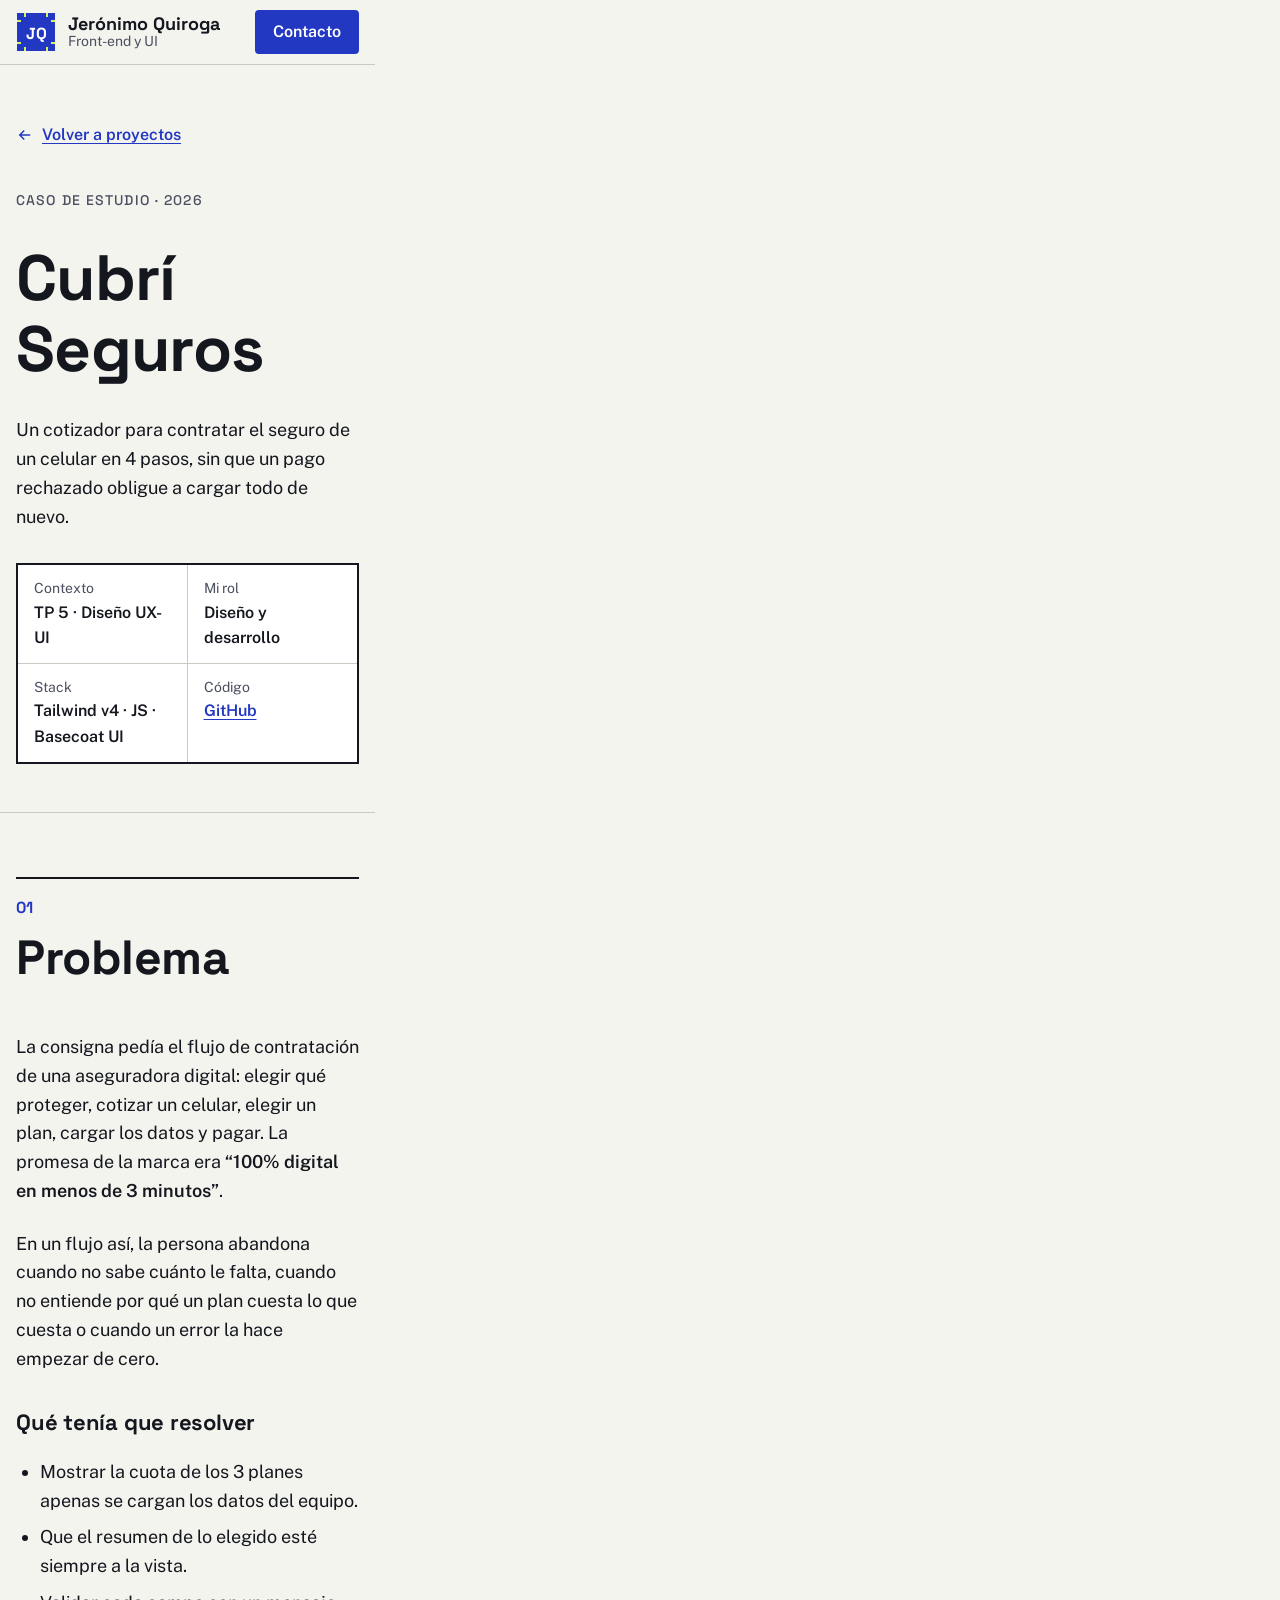
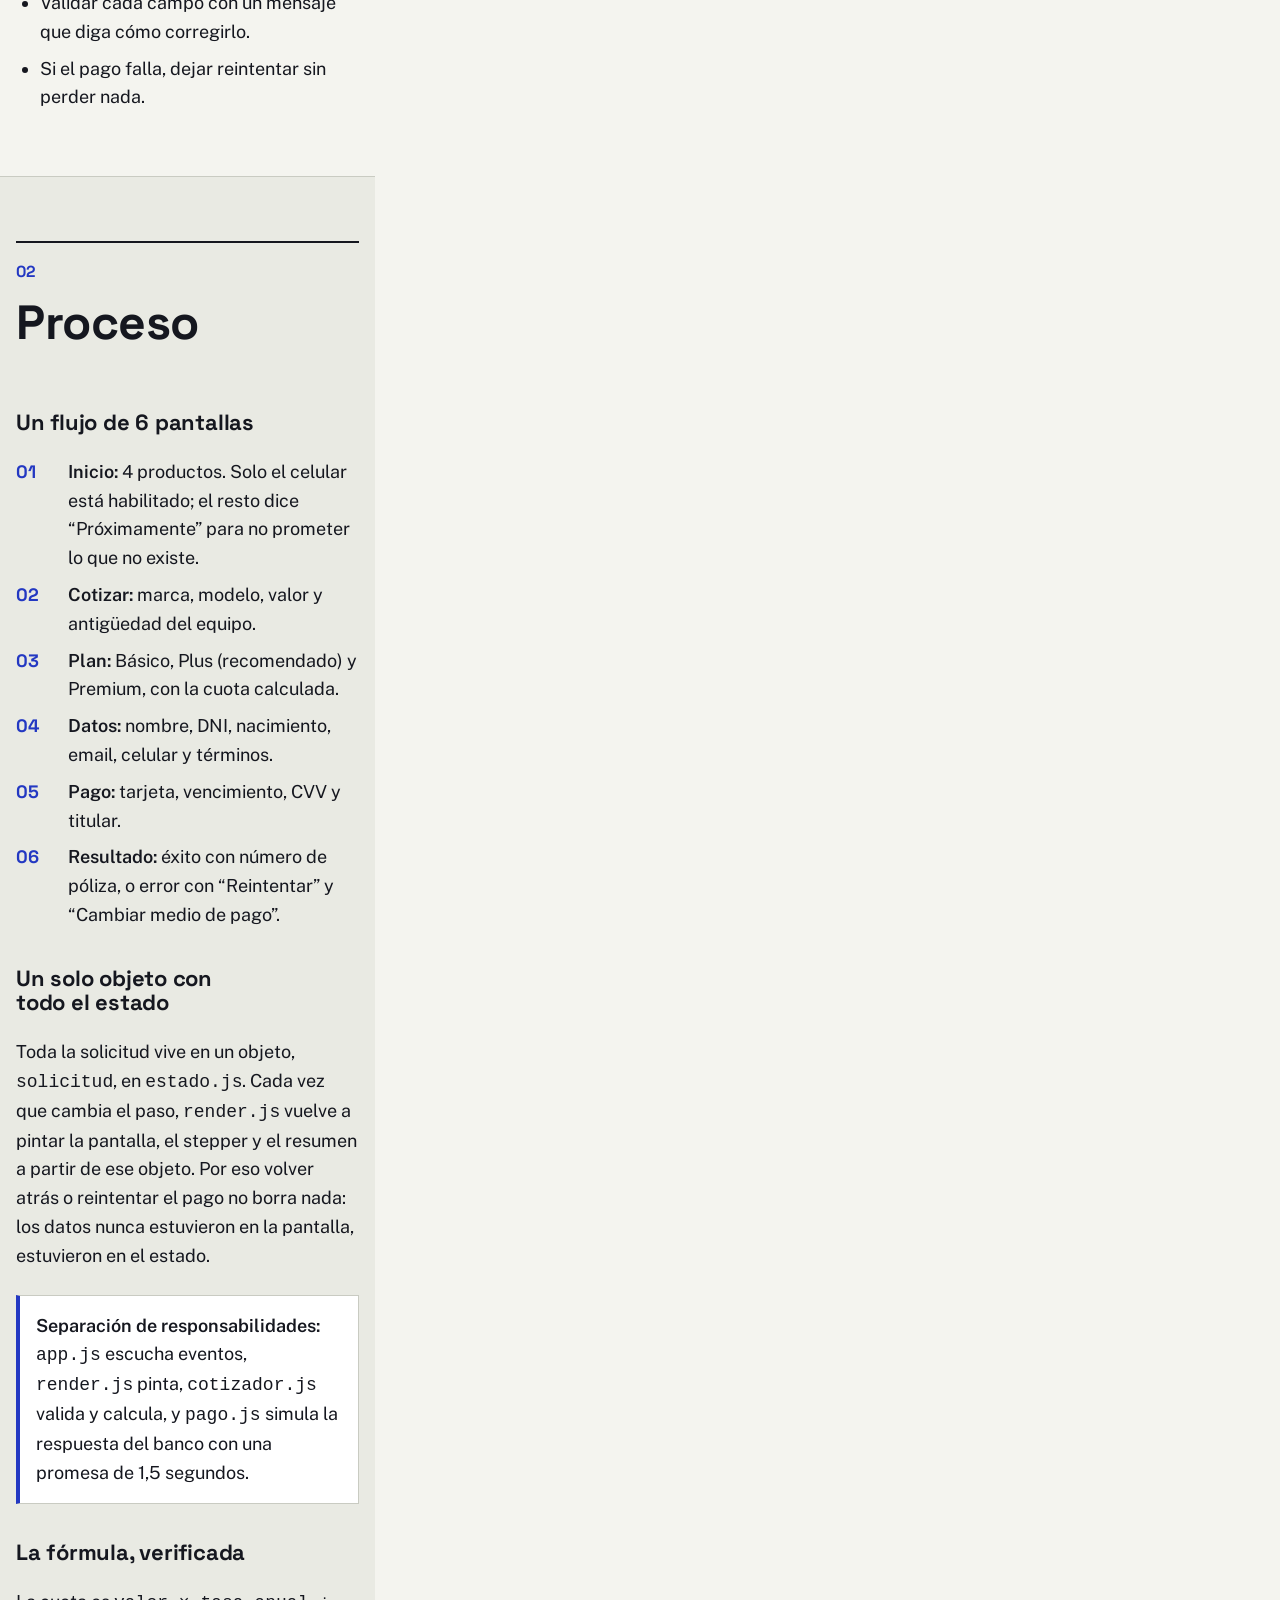
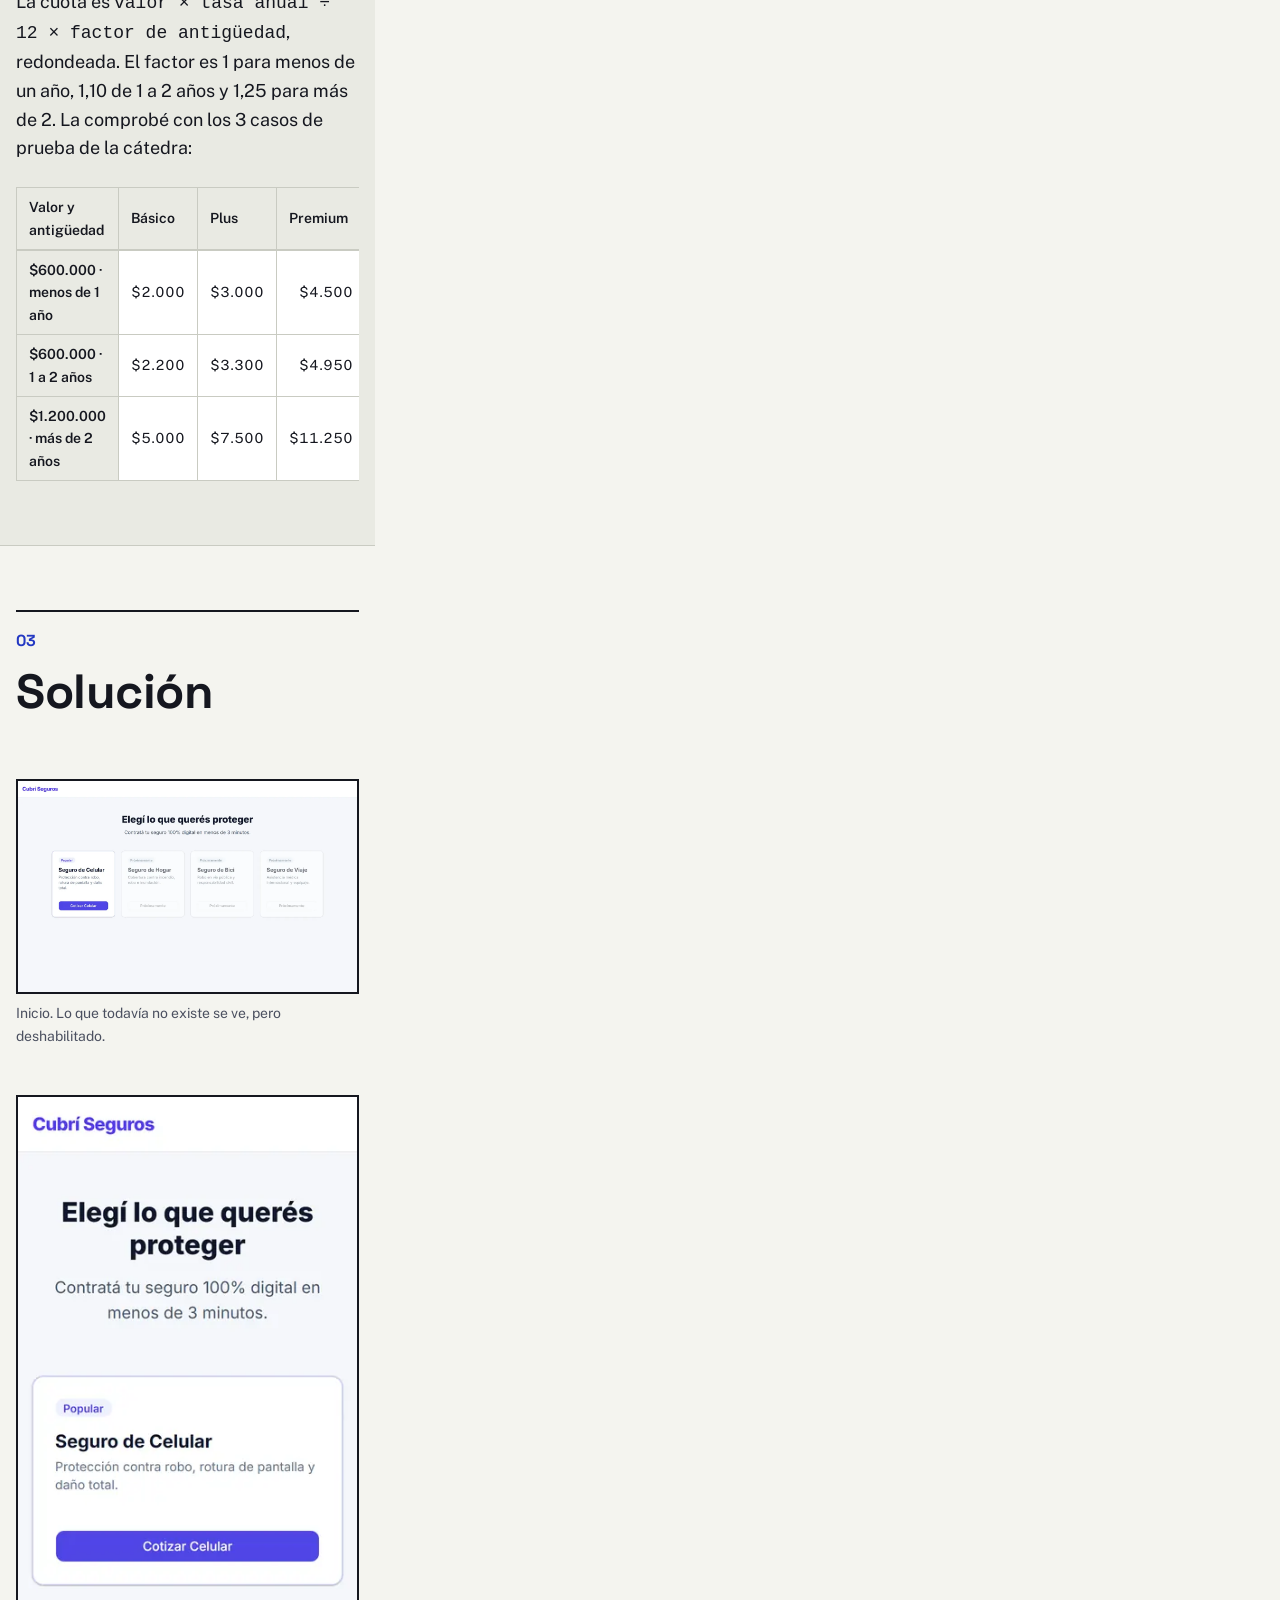
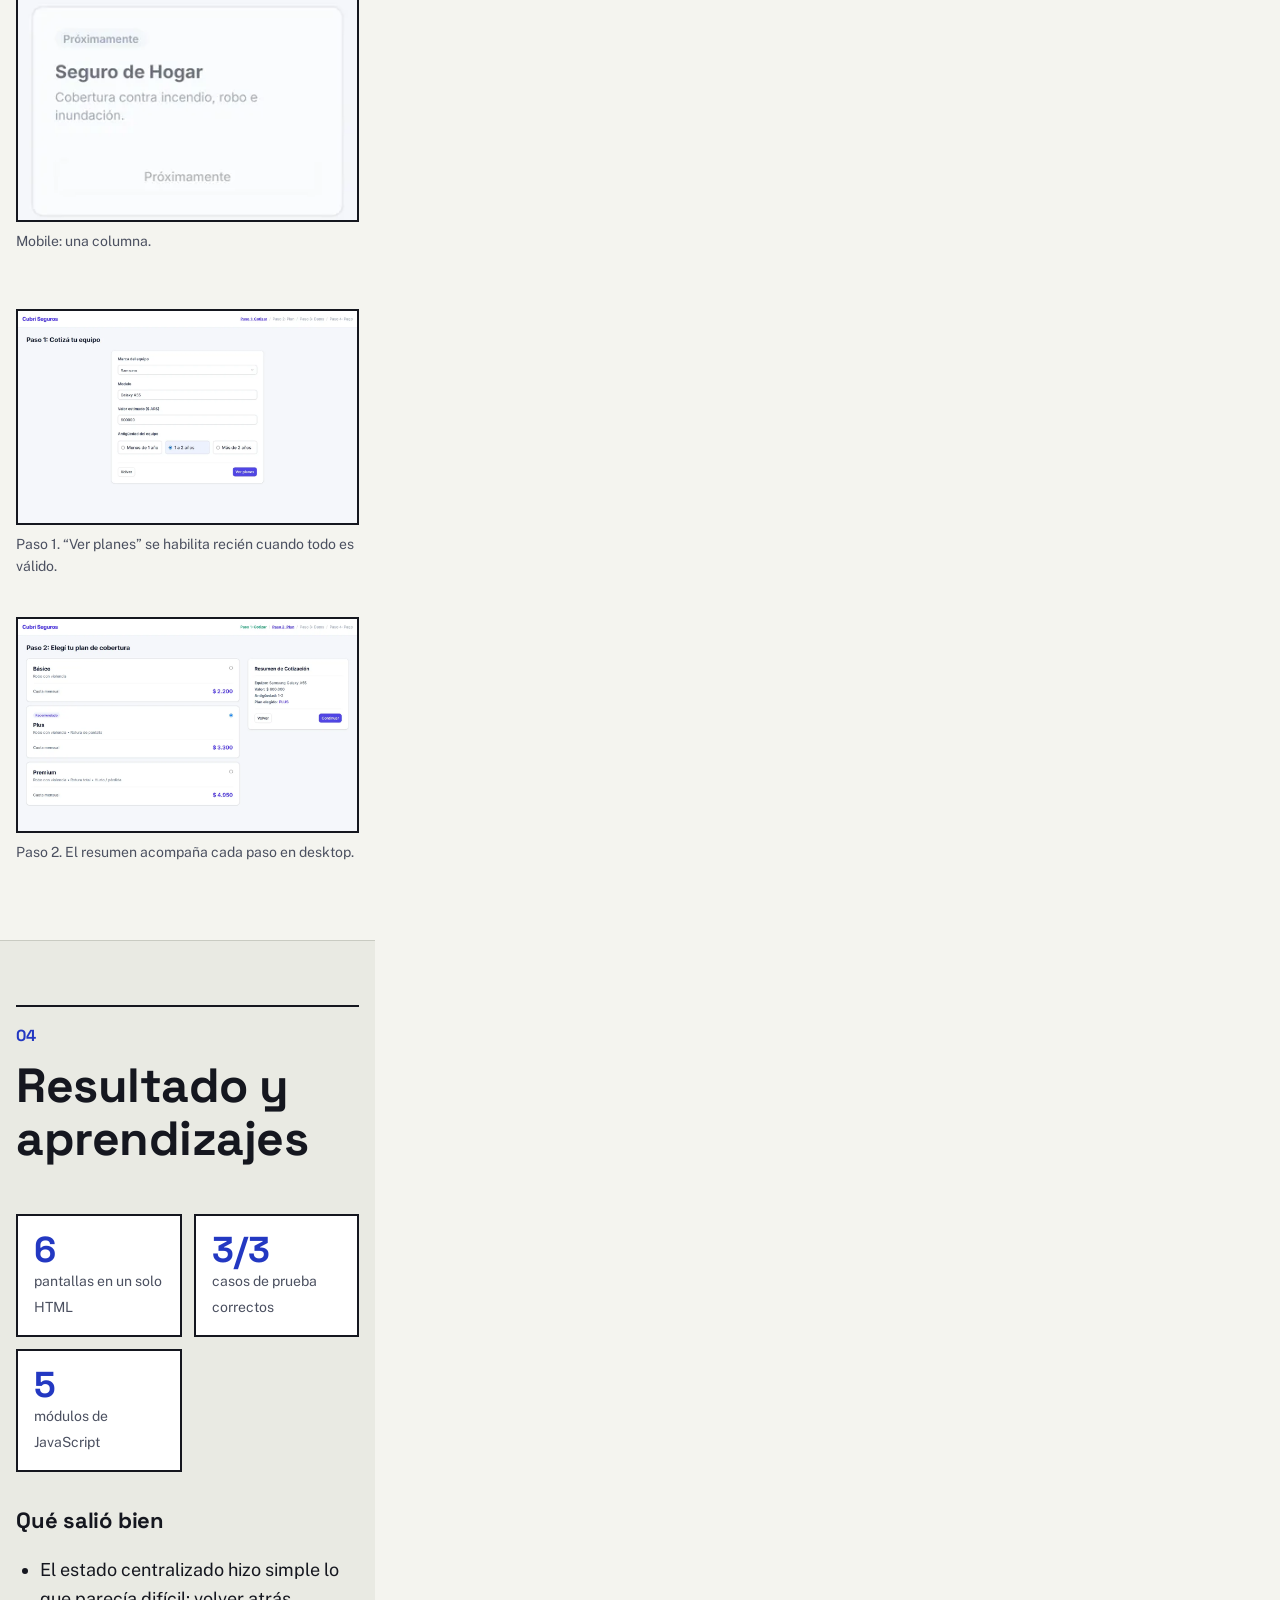
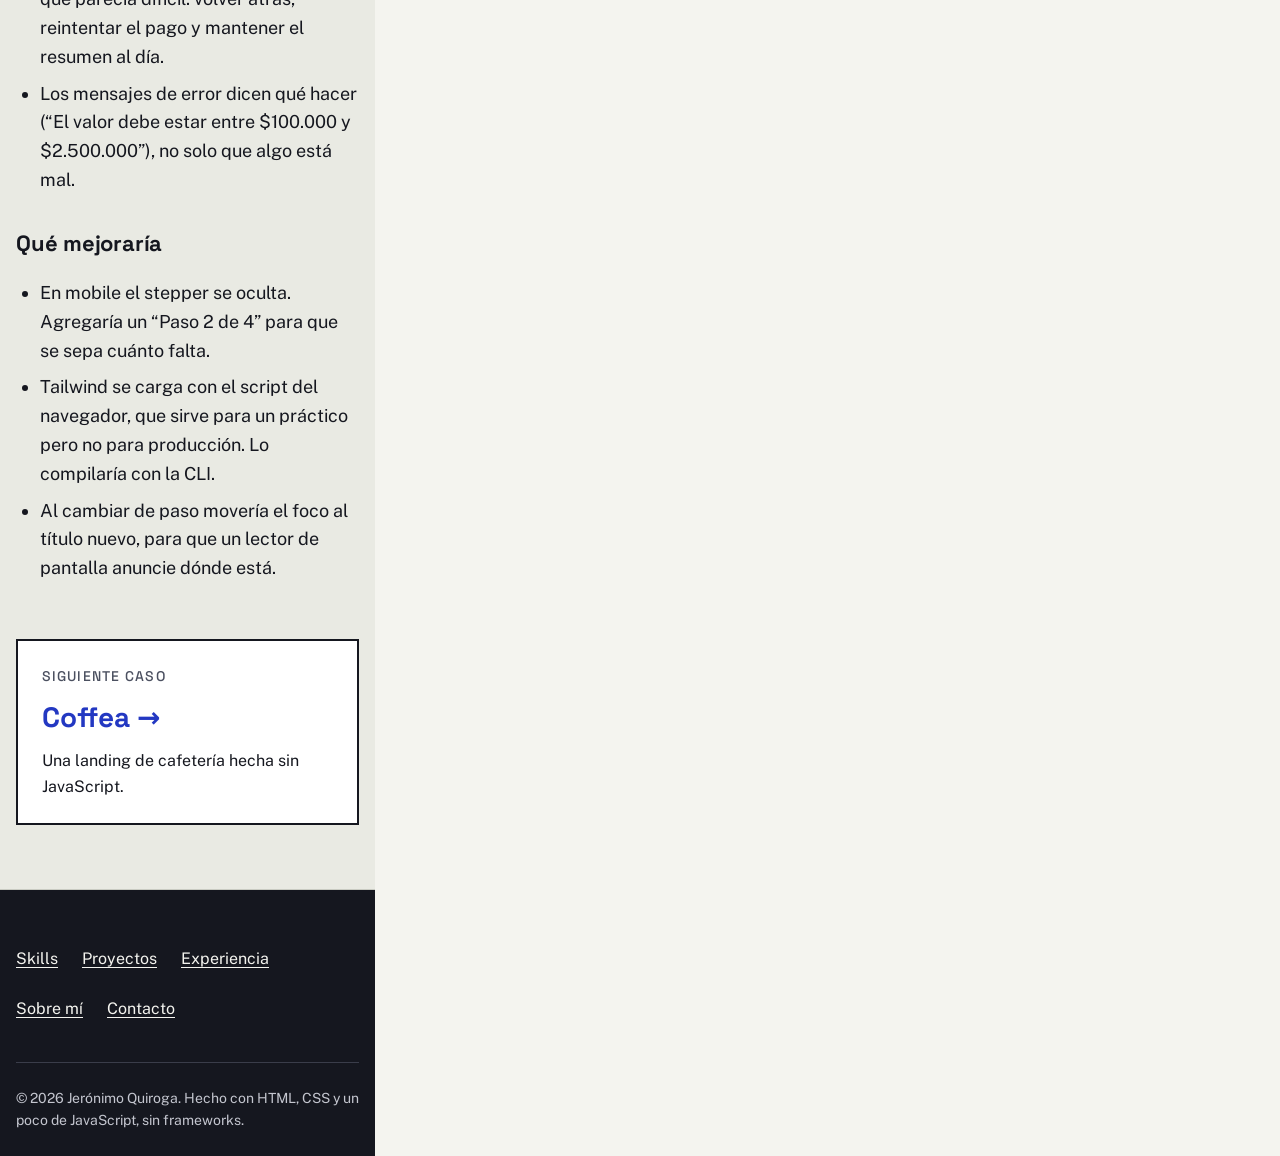
<file: docs/figma/caso-cubri-mobile.html>
<!doctype html>
<html lang="es">
<head>
  <meta charset="utf-8">
  <meta name="viewport" content="width=device-width, initial-scale=1">
  
  <title>Cubrí Seguros · Caso de estudio · Jerónimo Quiroga</title>
  <meta name="description" content="Caso de estudio de Cubrí Seguros: un cotizador para contratar el seguro de un celular en 4 pasos, con estado centralizado y pago simulado.">
  <meta name="theme-color" content="#f4f4ef">
  
  <meta property="og:type" content="article">
  <meta property="og:locale" content="es_AR">
  <meta property="og:url" content="https://jeronimo-quiroga.netlify.app/casos/cubri-seguros.html">
  <meta property="og:title" content="Cubrí Seguros · Caso de estudio de Jerónimo Quiroga">
  <meta property="og:description" content="Contratar el seguro de un celular en 4 pasos, sin perder lo cargado si el pago falla.">
  <meta property="og:image" content="https://jeronimo-quiroga.netlify.app/assets/img/og.png">
  <meta property="og:image:width" content="1200">
  <meta property="og:image:height" content="630">
  <meta property="og:image:alt" content="Portfolio de Jerónimo Quiroga: Front-end y UI">
  <meta name="twitter:card" content="summary_large_image">
  
  
  
  
  
  
<style>/* Design system "Plano": los mismos tokens que en Figma (página 03 · Design system). */
@font-face {
  font-family: 'Space Grotesk';
  font-style: normal;
  font-weight: 500;
  font-display: swap;
  src: url('/assets/fonts/space-grotesk-latin-500-normal.woff2') format('woff2');
}
@font-face {
  font-family: 'Space Grotesk';
  font-style: normal;
  font-weight: 700;
  font-display: swap;
  src: url('/assets/fonts/space-grotesk-latin-700-normal.woff2') format('woff2');
}
@font-face {
  font-family: 'Public Sans';
  font-style: normal;
  font-weight: 400;
  font-display: swap;
  src: url('/assets/fonts/public-sans-latin-400-normal.woff2') format('woff2');
}
@font-face {
  font-family: 'Public Sans';
  font-style: normal;
  font-weight: 600;
  font-display: swap;
  src: url('/assets/fonts/public-sans-latin-600-normal.woff2') format('woff2');
}

@layer tokens {
  :root {
    /* Color · primario y secundario */
    --color-cobalto: #2338c2;
    --color-cobalto-hover: #1a2a94;
    --color-cobalto-activo: #121e6e;
    --color-cobalto-suave: #e3e7fb;
    --color-lima: #d7f25c;
    --color-lima-hover: #c6e23f;

    /* Color · neutros */
    --color-tinta: #15171f;
    --color-grafito: #4b5060;
    --color-linea: #c9cbc2;
    --color-papel: #f4f4ef;
    --color-papel-2: #e9eae3;
    --color-blanco: #ffffff;

    /* Color · estados */
    --color-exito: #17733f;
    --color-error: #b3261e;
    --color-aviso: #8a5300;
    --color-info: var(--color-cobalto);

    /* Tipografía */
    --fuente-titulo: 'Space Grotesk', 'Segoe UI', system-ui, sans-serif;
    --fuente-texto: 'Public Sans', 'Segoe UI', system-ui, sans-serif;
    --texto-xs: 0.875rem;   /* 14 */
    --texto-s: 1rem;        /* 16 */
    --texto-m: 1.125rem;    /* 18 */
    --texto-l: 1.375rem;    /* 22 */
    --texto-xl: 1.75rem;    /* 28 */
    --texto-2xl: 2.25rem;   /* 36 */
    --texto-3xl: 3rem;      /* 48 */
    --texto-4xl: 4rem;      /* 64 */
    --interlineado-titulo: 1.1;
    --interlineado-texto: 1.6;

    /* Espaciado · múltiplos de 4 */
    --e-1: 0.25rem;  /* 4 */
    --e-2: 0.5rem;   /* 8 */
    --e-3: 0.75rem;  /* 12 */
    --e-4: 1rem;     /* 16 */
    --e-5: 1.5rem;   /* 24 */
    --e-6: 2rem;     /* 32 */
    --e-7: 3rem;     /* 48 */
    --e-8: 4rem;     /* 64 */
    --e-9: 6rem;     /* 96 */

    /* Grilla: 4 columnas (mobile), 8 (tablet) y 12 (desktop) */
    --ancho-max: 75rem;  /* 1200 */
    --margen: 1rem;      /* 16 · 24 · 32 según breakpoint */
    --medianil: 1rem;

    /* Bordes, sombras y movimiento */
    --borde: 1px solid var(--color-linea);
    --borde-fuerte: 2px solid var(--color-tinta);
    --radio: 4px;
    --sombra-plano: 6px 6px 0 var(--color-cobalto);
    --altura-cabecera: 4rem;
    --duracion: 180ms;
    --curva: cubic-bezier(0.2, 0.7, 0.2, 1);
  }

  
  
}

/* Estilos mobile-first ordenados por capas, igual que en Coffea.
   Breakpoints: 48em (768 px) y 80em (1280 px). Nombres de clase con BEM. */
@layer tokens, base, layout, components, utilities;

/* ============ BASE ============ */
@layer base {
  *, *::before, *::after { box-sizing: border-box; }
  html {
    -webkit-text-size-adjust: 100%;
    text-size-adjust: 100%;
    scroll-behavior: smooth;
    scroll-padding-top: calc(var(--altura-cabecera) + var(--e-4));
  }
  body {
    margin: 0;
    background: var(--color-papel);
    color: var(--color-tinta);
    font-family: var(--fuente-texto);
    font-size: var(--texto-s);
    line-height: var(--interlineado-texto);
    overflow-x: hidden;
  }
  h1, h2, h3, h4 {
    margin: 0;
    font-family: var(--fuente-titulo);
    font-weight: 700;
    line-height: var(--interlineado-titulo);
    letter-spacing: -0.01em;
    text-wrap: balance;
  }
  p, ul, ol, dl, dd, figure { margin: 0; }
  ul[role='list'], ol[role='list'] { list-style: none; padding: 0; }
  img, svg { display: block; max-width: 100%; height: auto; }
  a { color: var(--color-cobalto); text-underline-offset: 0.2em; }
  a:hover { color: var(--color-cobalto-hover); }
  a:active { color: var(--color-cobalto-activo); }
  :focus-visible {
    outline: 3px solid var(--color-cobalto);
    outline-offset: 3px;
  }
  section[id], [id] { scroll-margin-top: calc(var(--altura-cabecera) + var(--e-4)); }
  ::selection { background: var(--color-lima); color: var(--color-tinta); }

  
}

/* ============ LAYOUT ============ */
@layer layout {
  .contenedor {
    width: 100%;
    max-width: calc(var(--ancho-max) + var(--margen) * 2);
    margin-inline: auto;
    padding-inline: var(--margen);
  }
  .seccion { padding-block: var(--e-8); }
  .seccion--compacta { padding-block: var(--e-7) 0 !important; }
  .seccion--alterna { background: var(--color-papel-2); border-block: var(--borde); }
  .grilla { display: grid; gap: var(--medianil); }
  
  
}

/* ============ COMPONENTES ============ */
@layer components {
  /* Saltar al contenido */
  .salto {
    position: absolute;
    left: var(--e-4);
    top: -100px;
    z-index: 100;
    padding: var(--e-3) var(--e-4);
    background: var(--color-tinta);
    color: var(--color-blanco);
    font-weight: 600;
    border-radius: var(--radio);
  }
  .salto:focus { top: var(--e-3); color: var(--color-blanco); }

  /* Cabecera fija */
  .cabecera {
    position: sticky;
    top: 0;
    z-index: 50;
    background: color-mix(in srgb, var(--color-papel) 94%, transparent);
    backdrop-filter: blur(6px);
    border-bottom: var(--borde);
  }
  .cabecera__barra {
    display: flex;
    align-items: center;
    gap: var(--e-4);
    min-height: var(--altura-cabecera);
  }
  .logo {
    display: inline-flex;
    align-items: center;
    gap: var(--e-3);
    color: var(--color-tinta);
    text-decoration: none;
    font-family: var(--fuente-titulo);
    font-weight: 700;
    margin-right: auto;
  }
  .logo:hover { color: var(--color-cobalto); }
  .logo__marca { width: 2.5rem; height: 2.5rem; flex: none; }
  .logo__nombre { font-size: var(--texto-m); line-height: 1.1; }
  .logo__rol { display: block; font-family: var(--fuente-texto); font-weight: 400; font-size: var(--texto-xs); color: var(--color-grafito); }

  .nav-toggle {
    display: inline-flex;
    align-items: center;
    gap: var(--e-2);
    min-height: 44px;
    padding: var(--e-2) var(--e-3);
    background: transparent;
    color: var(--color-tinta);
    border: var(--borde-fuerte);
    border-radius: var(--radio);
    font: 600 var(--texto-s) var(--fuente-texto);
    cursor: pointer;
  }
  .nav-toggle:hover { background: var(--color-blanco); }
  .nav-toggle:active { background: var(--color-papel-2); }
  .nav-toggle__icono { width: 1.25rem; height: 1.25rem; }
  .nav-toggle__icono .cerrar { display: none; }
  .nav-toggle[aria-expanded='true'] .abrir { display: none; }
  .nav-toggle[aria-expanded='true'] .cerrar { display: block; }

  .nav {
    position: absolute;
    inset: 100% 0 auto 0;
    background: var(--color-papel);
    border-bottom: var(--borde-fuerte);
    padding: var(--e-4) var(--margen) var(--e-5);
  }
  .nav { display: none; }
  .nav-toggle[aria-expanded='true'] + .nav { display: block; }
  .nav__lista { display: grid; gap: var(--e-1); }
  .nav__link {
    display: flex;
    align-items: baseline;
    gap: var(--e-3);
    padding: var(--e-3) var(--e-2);
    color: var(--color-tinta);
    text-decoration: none;
    font-family: var(--fuente-titulo);
    font-weight: 500;
    font-size: var(--texto-l);
    border-bottom: var(--borde);
  }
  .nav__num { font-size: var(--texto-xs); color: var(--color-grafito); font-family: var(--fuente-texto); }
  .nav__link:hover { color: var(--color-cobalto); }
  .nav__link:active { color: var(--color-cobalto-activo); }
  .nav__link[aria-current='true'] { color: var(--color-cobalto); }
  .nav__link[aria-current='true'] .nav__num { color: var(--color-cobalto); }
  .nav__acciones { display: flex; flex-wrap: wrap; gap: var(--e-3); margin-top: var(--e-5); }

  .icono-link {
    display: inline-flex;
    align-items: center;
    justify-content: center;
    gap: var(--e-2);
    min-height: 44px;
    min-width: 44px;
    padding: var(--e-2);
    color: var(--color-tinta);
    border-radius: var(--radio);
    text-decoration: none;
    font-weight: 600;
  }
  .icono-link svg { width: 1.5rem; height: 1.5rem; }
  .icono-link:hover { color: var(--color-cobalto); background: var(--color-cobalto-suave); }
  .icono-link:active { background: var(--color-papel-2); }

  

  /* Botón: primario, secundario y chico. Estados: normal, hover, active, focus y disabled */
  .boton {
    display: inline-flex;
    align-items: center;
    justify-content: center;
    gap: var(--e-2);
    min-height: 48px;
    padding: var(--e-3) var(--e-5);
    border: 2px solid var(--color-cobalto);
    border-radius: var(--radio);
    background: var(--color-cobalto);
    color: var(--color-blanco);
    font: 600 var(--texto-s)/1.2 var(--fuente-texto);
    text-decoration: none;
    cursor: pointer;
    transition: transform var(--duracion) var(--curva), box-shadow var(--duracion) var(--curva), background-color var(--duracion);
  }
  .boton svg { width: 1.25rem; height: 1.25rem; }
  .boton:hover {
    background: var(--color-cobalto-hover);
    border-color: var(--color-cobalto-hover);
    color: var(--color-blanco);
    transform: translate(-2px, -2px);
    box-shadow: 4px 4px 0 var(--color-tinta);
  }
  .boton:active {
    background: var(--color-cobalto-activo);
    border-color: var(--color-cobalto-activo);
    color: var(--color-blanco);
    transform: none;
    box-shadow: none;
  }
  .boton:disabled, .boton[aria-disabled='true'] {
    background: var(--color-papel-2);
    border-color: var(--color-linea);
    color: var(--color-grafito);
    transform: none;
    box-shadow: none;
    cursor: not-allowed;
  }
  .boton--secundario { background: transparent; color: var(--color-tinta); border-color: var(--color-tinta); }
  .boton--secundario:hover { background: var(--color-lima); border-color: var(--color-tinta); color: var(--color-tinta); }
  .boton--secundario:active { background: var(--color-lima-hover); border-color: var(--color-tinta); color: var(--color-tinta); }
  .boton--chico { min-height: 44px; padding: var(--e-2) var(--e-4); }

  /* Etiqueta (tag/chip) */
  .etiquetas { display: flex; flex-wrap: wrap; gap: var(--e-2); }
  .etiqueta {
    display: inline-block;
    padding: 2px var(--e-2);
    border: 1px solid var(--color-grafito);
    border-radius: 2px;
    background: var(--color-blanco);
    color: var(--color-tinta);
    font-size: var(--texto-xs);
    font-weight: 600;
    line-height: 1.5;
  }

  /* Insignia de disponibilidad */
  .insignia {
    display: inline-flex;
    align-items: center;
    gap: var(--e-2);
    padding: var(--e-1) var(--e-3);
    background: var(--color-lima);
    color: var(--color-tinta);
    border: 1px solid var(--color-tinta);
    border-radius: 999px;
    font-size: var(--texto-xs);
    font-weight: 600;
  }
  .insignia__punto { width: 0.5rem; height: 0.5rem; border-radius: 50%; background: var(--color-exito); flex: none; }

  /* Kicker / numeración de secciones */
  .kicker {
    font-family: var(--fuente-titulo);
    font-weight: 500;
    font-size: var(--texto-xs);
    letter-spacing: 0.08em;
    text-transform: uppercase;
    color: var(--color-grafito);
  }

  /* Hero */
  .hero {
    position: relative;
    padding-block: var(--e-7) var(--e-8);
    background-image:
      linear-gradient(to right, rgb(35 56 194 / 0.07) 1px, transparent 1px),
      linear-gradient(to bottom, rgb(35 56 194 / 0.07) 1px, transparent 1px);
    background-size: 32px 32px;
    border-bottom: var(--borde);
  }
  .hero__grilla { display: grid; gap: var(--e-7); align-items: start; }
  .hero__texto { display: grid; gap: var(--e-5); justify-items: start; }
  .hero__titulo { font-size: clamp(2.5rem, 9vw, var(--texto-4xl)); }
  .hero__rol { font-family: var(--fuente-titulo); font-weight: 500; font-size: var(--texto-l); color: var(--color-cobalto); }
  .hero__propuesta { font-size: var(--texto-m); max-width: 36rem; }
  .hero__acciones { display: flex; flex-wrap: wrap; gap: var(--e-3); }
  .hero__ubicacion { display: flex; align-items: center; gap: var(--e-2); color: var(--color-grafito); font-size: var(--texto-xs); }
  .hero__ubicacion svg { width: 1rem; height: 1rem; flex: none; }
  

  /* Rótulo: la ficha de 30 segundos, como el rótulo de un plano */
  .rotulo {
    background: var(--color-blanco);
    border: var(--borde-fuerte);
    box-shadow: var(--sombra-plano);
  }
  .rotulo__titulo {
    display: flex;
    justify-content: space-between;
    gap: var(--e-3);
    padding: var(--e-3) var(--e-4);
    border-bottom: var(--borde-fuerte);
    background: var(--color-tinta);
    color: var(--color-blanco);
    font-family: var(--fuente-titulo);
    font-size: var(--texto-s);
  }
  .rotulo__titulo span { font-weight: 500; }
  .rotulo__datos { display: grid; grid-template-columns: 1fr 1fr; }
  .rotulo__dato { padding: var(--e-3) var(--e-4); border-bottom: var(--borde); }
  .rotulo__dato:nth-child(odd) { border-right: var(--borde); }
  .rotulo__dato--ancho { grid-column: 1 / -1; border-right: 0 !important; }
  .rotulo__dato:last-child { border-bottom: 0; }
  .rotulo dt { font-size: var(--texto-xs); color: var(--color-grafito); }
  .rotulo dd { font-weight: 600; }

  /* Encabezado de sección */
  .encabezado {
    display: grid;
    gap: var(--e-3);
    margin-bottom: var(--e-7);
    padding-top: var(--e-4);
    border-top: var(--borde-fuerte);
  }
  .encabezado__num { font-family: var(--fuente-titulo); font-weight: 700; color: var(--color-cobalto); }
  .encabezado__titulo { font-size: clamp(var(--texto-xl), 6vw, var(--texto-3xl)); }
  .encabezado__bajada { color: var(--color-grafito); font-size: var(--texto-m); max-width: 40rem; }
  

  /* Métricas */
  .metricas { display: grid; grid-template-columns: repeat(2, 1fr); gap: 0; border: var(--borde-fuerte); background: var(--color-blanco); }
  .metrica { padding: var(--e-5) var(--e-4); border-right: var(--borde); border-bottom: var(--borde); }
  .metrica:nth-child(2n) { border-right: 0; }
  .metrica:nth-last-child(-n + 2) { border-bottom: 0; }
  .metrica__numero { display: block; font-family: var(--fuente-titulo); font-weight: 700; font-size: clamp(var(--texto-2xl), 8vw, var(--texto-3xl)); line-height: 1; color: var(--color-cobalto); }
  .metrica__etiqueta { display: block; margin-top: var(--e-2); font-size: var(--texto-xs); color: var(--color-grafito); }
  

  /* Tarjeta base */
  .tarjeta {
    position: relative;
    display: grid;
    gap: var(--e-4);
    align-content: start;
    padding: var(--e-5);
    background: var(--color-blanco);
    border: var(--borde-fuerte);
    border-radius: var(--radio);
  }
  .tarjeta__titulo { font-size: var(--texto-l); }
  .tarjeta__texto { color: var(--color-grafito); }
  .tarjeta__pie { font-size: var(--texto-xs); color: var(--color-grafito); padding-top: var(--e-3); border-top: var(--borde); }
  .tarjeta__pie a { font-weight: 600; }

  /* Skills */
  .skill__icono { width: 2.5rem; height: 2.5rem; color: var(--color-cobalto); }

  /* Tarjeta de proyecto: toda la tarjeta es clickeable */
  .proyecto { padding: 0; overflow: hidden; transition: transform var(--duracion) var(--curva), box-shadow var(--duracion) var(--curva); }
  .proyecto__imagen { aspect-ratio: 16 / 10; width: 100%; object-fit: cover; object-position: top; border-bottom: var(--borde-fuerte); background: var(--color-papel-2); }
  .proyecto__cuerpo { display: grid; gap: var(--e-3); padding: var(--e-5); }
  .proyecto__meta { font-size: var(--texto-xs); color: var(--color-grafito); font-weight: 600; }
  .proyecto__titulo { font-size: var(--texto-xl); }
  .proyecto__link { color: var(--color-tinta); text-decoration: none; }
  .proyecto__link::after { content: ''; position: absolute; inset: 0; z-index: 1; }
  .proyecto__link:focus-visible { outline: none; }
  .proyecto:has(.proyecto__link:focus-visible) { outline: 3px solid var(--color-cobalto); outline-offset: 4px; }
  .proyecto__resultado { padding: var(--e-3); background: var(--color-papel); border-left: 4px solid var(--color-lima); font-size: var(--texto-xs); }
  .proyecto__accion { display: inline-flex; align-items: center; gap: var(--e-2); font-weight: 600; color: var(--color-cobalto); }
  .proyecto__accion svg { width: 1.125rem; height: 1.125rem; transition: transform var(--duracion) var(--curva); }
  .proyecto:hover { transform: translate(-4px, -4px); box-shadow: var(--sombra-plano); }
  .proyecto:hover .proyecto__accion svg { transform: translateX(4px); }
  .proyecto:active { transform: translate(-1px, -1px); box-shadow: 2px 2px 0 var(--color-cobalto); }
  .proyecto:hover .proyecto__titulo { color: var(--color-cobalto); }
  
  

  /* Línea de tiempo */
  .linea-tiempo { position: relative; display: grid; gap: var(--e-6); padding-left: var(--e-6); }
  .linea-tiempo::before { content: ''; position: absolute; left: 7px; top: 8px; bottom: 8px; width: 2px; background: var(--color-tinta); }
  .hito { position: relative; display: grid; gap: var(--e-2); }
  .hito::before {
    content: '';
    position: absolute;
    left: calc(var(--e-6) * -1);
    top: 6px;
    width: 16px;
    height: 16px;
    background: var(--color-papel);
    border: 2px solid var(--color-tinta);
    transition: background-color var(--duracion);
  }
  .hito:hover::before { background: var(--color-lima); }
  .hito--actual::before { background: var(--color-cobalto); border-color: var(--color-cobalto); }
  .hito__periodo { font-family: var(--fuente-titulo); font-weight: 500; font-size: var(--texto-xs); color: var(--color-cobalto); text-transform: uppercase; letter-spacing: 0.06em; }
  .hito__rol { font-size: var(--texto-l); }
  .hito__lugar { color: var(--color-grafito); font-weight: 600; }
  .hito__logros { margin-top: var(--e-2); padding-left: var(--e-5); display: grid; gap: var(--e-1); }
  

  /* Sobre mí */
  .sobre { display: grid; gap: var(--e-7); align-items: start; }
  .sobre__texto { display: grid; gap: var(--e-4); font-size: var(--texto-m); max-width: 40rem; }
  .sobre__retrato { max-width: 22rem; border: var(--borde-fuerte); background: var(--color-blanco); box-shadow: var(--sombra-plano); }
  .sobre__retrato figcaption { padding: var(--e-2) var(--e-3); border-top: var(--borde-fuerte); font-size: var(--texto-xs); color: var(--color-grafito); }
  .principio__num { font-family: var(--fuente-titulo); font-weight: 700; color: var(--color-cobalto); font-size: var(--texto-xl); }
  

  /* Contacto */
  .contacto {
    display: grid;
    gap: var(--e-7);
    padding: var(--e-6) var(--e-5);
    background: var(--color-lima);
    border: var(--borde-fuerte);
    box-shadow: 8px 8px 0 var(--color-tinta);
  }
  .contacto__titulo { font-family: var(--fuente-titulo); font-weight: 700; line-height: var(--interlineado-titulo); font-size: clamp(var(--texto-2xl), 7vw, var(--texto-3xl)); text-wrap: balance; }
  .contacto__texto { display: grid; gap: var(--e-5); align-content: start; }
  .contacto__email {
    font-family: var(--fuente-titulo);
    font-weight: 700;
    font-size: clamp(var(--texto-m), 4.6vw, var(--texto-xl));
    color: var(--color-tinta);
    overflow-wrap: anywhere;
  }
  .contacto__email:hover { color: var(--color-cobalto-activo); }
  .contacto__redes { display: grid; gap: var(--e-1); }
  .contacto__redes a { color: var(--color-tinta); font-weight: 600; }
  .contacto__redes .icono-link { justify-content: flex-start; }
  .contacto__redes .icono-link:hover { background: var(--color-blanco); color: var(--color-tinta); }
  

  /* Formulario */
  .formulario { display: grid; gap: var(--e-4); padding: var(--e-5); background: var(--color-blanco); border: var(--borde-fuerte); }
  .campo { display: grid; gap: var(--e-1); }
  .campo__etiqueta { font-weight: 600; font-size: var(--texto-xs); }
  .campo__control {
    width: 100%;
    min-height: 48px;
    padding: var(--e-3);
    border: 1px solid var(--color-grafito);
    border-radius: var(--radio);
    background: var(--color-blanco);
    color: var(--color-tinta);
    font: inherit;
  }
  textarea.campo__control { min-height: 8rem; resize: vertical; }
  .campo__control:hover { border-color: var(--color-tinta); }
  .campo__control:focus-visible { outline: 3px solid var(--color-cobalto); outline-offset: 1px; border-color: var(--color-cobalto); }
  .campo__control:user-invalid { border-color: var(--color-error); border-width: 2px; }
  .campo__ayuda { font-size: var(--texto-xs); color: var(--color-grafito); }
  .oculto-bot { position: absolute; left: -9999px; }

  /* Pie */
  .pie { padding-block: var(--e-7) var(--e-6); background: var(--color-tinta); color: var(--color-papel); }
  .pie a { color: var(--color-papel); }
  .pie a:hover { color: var(--color-lima); }
  .pie :focus-visible { outline-color: var(--color-lima); }
  .pie__grilla { display: grid; gap: var(--e-6); }
  .pie__nav ul { display: flex; flex-wrap: wrap; gap: var(--e-2) var(--e-5); }
  .pie__nav a { display: inline-block; padding-block: var(--e-2); }
  .pie__redes { display: flex; gap: var(--e-2); }
  .pie__redes .icono-link { color: var(--color-papel); }
  .pie__redes .icono-link:hover { background: rgb(255 255 255 / 0.1); color: var(--color-lima); }
  .pie__legal { grid-column: 1 / -1; font-size: var(--texto-xs); color: #c4c6cf; padding-top: var(--e-5); border-top: 1px solid #3a3d4a; }
  

  /* Páginas de caso de estudio */
  .caso-hero { padding-block: var(--e-7); border-bottom: var(--borde); }
  .caso-hero__grilla { display: grid; gap: var(--e-6); }
  .caso-hero__titulo { font-size: clamp(var(--texto-2xl), 8vw, var(--texto-4xl)); }
  .caso-hero__bajada { font-size: var(--texto-m); max-width: 44rem; }
  .volver { display: inline-flex; align-items: center; gap: var(--e-2); font-weight: 600; min-height: 44px; }
  .volver svg { width: 1.125rem; height: 1.125rem; }
  .ficha { display: grid; grid-template-columns: repeat(2, 1fr); border: var(--borde-fuerte); background: var(--color-blanco); }
  .ficha > div { padding: var(--e-3) var(--e-4); border-bottom: var(--borde); }
  .ficha > div:nth-child(odd) { border-right: var(--borde); }
  .ficha > div:nth-last-child(-n + 2) { border-bottom: 0; }
  .ficha dt { font-size: var(--texto-xs); color: var(--color-grafito); }
  .ficha dd { font-weight: 600; }
  
  .caso { display: grid; gap: var(--e-5); max-width: 48rem; }
  .caso h3 { font-size: var(--texto-l); margin-top: var(--e-3); }
  .caso ul, .caso ol { padding-left: var(--e-5); display: grid; gap: var(--e-2); }
  .caso p, .caso li { font-size: var(--texto-m); }
  .figura { display: grid; gap: var(--e-2); margin-block: var(--e-3); }
  .figura img { border: var(--borde-fuerte); background: var(--color-blanco); width: 100%; }
  .figura figcaption { font-size: var(--texto-xs); color: var(--color-grafito); }
  .figuras { display: grid; gap: var(--e-5); align-items: start; }
  
  .pasos { counter-reset: paso; list-style: none; padding: 0 !important; }
  .pasos li { counter-increment: paso; display: grid; grid-template-columns: 2.5rem 1fr; gap: var(--e-3); align-items: start; }
  .pasos li::before { content: counter(paso, decimal-leading-zero); font-family: var(--fuente-titulo); font-weight: 700; color: var(--color-cobalto); }
  .nota { padding: var(--e-4); background: var(--color-blanco); border: var(--borde); border-left: 4px solid var(--color-cobalto); }
  .nota--lima { border-left-color: var(--color-tinta); background: var(--color-lima); }
  .datos { display: grid; grid-template-columns: repeat(auto-fit, minmax(9rem, 1fr)); gap: var(--e-3); }
  .dato { padding: var(--e-4); background: var(--color-blanco); border: var(--borde-fuerte); }
  .dato b { display: block; font-family: var(--fuente-titulo); font-size: var(--texto-2xl); line-height: 1; color: var(--color-cobalto); }
  .dato span { font-size: var(--texto-xs); color: var(--color-grafito); }
  .tabla-scroll { overflow-x: auto; }
  .tabla { width: 100%; border-collapse: collapse; background: var(--color-blanco); font-size: var(--texto-xs); }
  .tabla th, .tabla td { padding: var(--e-2) var(--e-3); border: 1px solid var(--color-linea); text-align: left; }
  .tabla th { background: var(--color-papel-2); }
  .tabla td.num { text-align: right; font-variant-numeric: tabular-nums; }
  .siguiente { display: grid; gap: var(--e-2); padding: var(--e-5); border: var(--borde-fuerte); background: var(--color-blanco); text-decoration: none; color: var(--color-tinta); transition: transform var(--duracion) var(--curva), box-shadow var(--duracion) var(--curva); }
  .siguiente strong { font-family: var(--fuente-titulo); font-size: var(--texto-xl); color: var(--color-cobalto); }
  .siguiente:hover { color: var(--color-tinta); transform: translate(-4px, -4px); box-shadow: var(--sombra-plano); }
  .siguiente:active { transform: none; box-shadow: none; }

  /* 404 */
  .error { min-height: 70vh; display: grid; align-content: center; gap: var(--e-5); justify-items: start; }
  .error__codigo { font-family: var(--fuente-titulo); font-weight: 700; font-size: clamp(5rem, 24vw, 10rem); line-height: 1; color: var(--color-cobalto); }
}

/* ============ UTILIDADES ============ */
@layer utilities {
  .visualmente-oculto {
    position: absolute !important;
    width: 1px; height: 1px;
    padding: 0; margin: -1px;
    overflow: hidden; clip: rect(0 0 0 0);
    white-space: nowrap; border: 0;
  }
  .mt-6 { margin-top: var(--e-6); }
  .mt-7 { margin-top: var(--e-7); }
}

html,body{width:375px;} .salto{display:none}</style>
</head>
<body>
  <a class="salto" href="#contenido">Saltar al contenido</a>
  <header class="cabecera">
    <div class="contenedor cabecera__barra">
      <a class="logo" href="../index.html">
        <svg class="logo__marca" viewBox="0 0 40 40" aria-hidden="true"><rect x="1" y="1" width="38" height="38" fill="#2338c2"/><path d="M1 9h4M1 31h4M35 9h4M35 31h4M9 1v4M31 1v4M9 35v4M31 35v4" stroke="#d7f25c" stroke-width="2"/><text x="20" y="26.5" text-anchor="middle" font-family="Space Grotesk, sans-serif" font-weight="700" font-size="16" fill="#fff">JQ</text></svg>
        <span class="logo__nombre">Jerónimo Quiroga<span class="logo__rol">Front-end y UI</span></span>
      </a>
      <a class="boton boton--chico" href="../index.html#contacto">Contacto</a>
    </div>
  </header>

  <main id="contenido">
    <section class="caso-hero" aria-labelledby="titulo-caso">
      <div class="contenedor caso-hero__grilla">
        <a class="volver" href="../index.html#proyectos"><svg viewBox="0 0 24 24" fill="none" stroke="currentColor" stroke-width="2" aria-hidden="true"><path d="M19 12H5M11 6l-6 6 6 6"/></svg>Volver a proyectos</a>
        <p class="kicker">Caso de estudio · 2026</p>
        <h1 class="caso-hero__titulo" id="titulo-caso">Cubrí Seguros</h1>
        <p class="caso-hero__bajada">Un cotizador para contratar el seguro de un celular en 4 pasos, sin que un pago rechazado obligue a cargar todo de nuevo.</p>
        <dl class="ficha">
          <div><dt>Contexto</dt><dd>TP 5 · Diseño UX-UI</dd></div>
          <div><dt>Mi rol</dt><dd>Diseño y desarrollo</dd></div>
          <div><dt>Stack</dt><dd>Tailwind v4 · JS · Basecoat UI</dd></div>
          <div><dt>Código</dt><dd><a href="https://github.com/jeronimoquiroga-byte/Dise-o_UI-UX/tree/main/TP_5/cubri-seguross" target="_blank" rel="noopener noreferrer">GitHub<span class="visualmente-oculto"> (se abre en otra pestaña)</span></a></dd></div>
        </dl>
      </div>
    </section>

    <section class="seccion" aria-labelledby="t-problema">
      <div class="contenedor">
        <header class="encabezado">
          <span class="encabezado__num" aria-hidden="true">01</span>
          <h2 class="encabezado__titulo" id="t-problema">Problema</h2>
        </header>
        <div class="caso">
          <p>La consigna pedía el flujo de contratación de una aseguradora digital: elegir qué proteger, cotizar un celular, elegir un plan, cargar los datos y pagar. La promesa de la marca era <b>“100% digital en menos de 3 minutos”</b>.</p>
          <p>En un flujo así, la persona abandona cuando no sabe cuánto le falta, cuando no entiende por qué un plan cuesta lo que cuesta o cuando un error la hace empezar de cero.</p>
          <h3>Qué tenía que resolver</h3>
          <ul>
            <li>Mostrar la cuota de los 3 planes apenas se cargan los datos del equipo.</li>
            <li>Que el resumen de lo elegido esté siempre a la vista.</li>
            <li>Validar cada campo con un mensaje que diga cómo corregirlo.</li>
            <li>Si el pago falla, dejar reintentar sin perder nada.</li>
          </ul>
        </div>
      </div>
    </section>

    <section class="seccion seccion--alterna" aria-labelledby="t-proceso">
      <div class="contenedor">
        <header class="encabezado">
          <span class="encabezado__num" aria-hidden="true">02</span>
          <h2 class="encabezado__titulo" id="t-proceso">Proceso</h2>
        </header>
        <div class="caso">
          <h3>Un flujo de 6 pantallas</h3>
          <ol class="pasos">
            <li><span><b>Inicio:</b> 4 productos. Solo el celular está habilitado; el resto dice “Próximamente” para no prometer lo que no existe.</span></li>
            <li><span><b>Cotizar:</b> marca, modelo, valor y antigüedad del equipo.</span></li>
            <li><span><b>Plan:</b> Básico, Plus (recomendado) y Premium, con la cuota calculada.</span></li>
            <li><span><b>Datos:</b> nombre, DNI, nacimiento, email, celular y términos.</span></li>
            <li><span><b>Pago:</b> tarjeta, vencimiento, CVV y titular.</span></li>
            <li><span><b>Resultado:</b> éxito con número de póliza, o error con “Reintentar” y “Cambiar medio de pago”.</span></li>
          </ol>
          <h3>Un solo objeto con todo el estado</h3>
          <p>Toda la solicitud vive en un objeto, <code>solicitud</code>, en <code>estado.js</code>. Cada vez que cambia el paso, <code>render.js</code> vuelve a pintar la pantalla, el stepper y el resumen a partir de ese objeto. Por eso volver atrás o reintentar el pago no borra nada: los datos nunca estuvieron en la pantalla, estuvieron en el estado.</p>
          <div class="nota">
            <p><b>Separación de responsabilidades:</b> <code>app.js</code> escucha eventos, <code>render.js</code> pinta, <code>cotizador.js</code> valida y calcula, y <code>pago.js</code> simula la respuesta del banco con una promesa de 1,5 segundos.</p>
          </div>
          <h3>La fórmula, verificada</h3>
          <p>La cuota es <code>valor × tasa anual ÷ 12 × factor de antigüedad</code>, redondeada. El factor es 1 para menos de un año, 1,10 de 1 a 2 años y 1,25 para más de 2. La comprobé con los 3 casos de prueba de la cátedra:</p>
          <div class="tabla-scroll">
            <table class="tabla">
              <caption class="visualmente-oculto">Casos de prueba de la cuota mensual</caption>
              <thead><tr><th scope="col">Valor y antigüedad</th><th scope="col">Básico</th><th scope="col">Plus</th><th scope="col">Premium</th></tr></thead>
              <tbody>
                <tr><th scope="row">$600.000 · menos de 1 año</th><td class="num">$2.000</td><td class="num">$3.000</td><td class="num">$4.500</td></tr>
                <tr><th scope="row">$600.000 · 1 a 2 años</th><td class="num">$2.200</td><td class="num">$3.300</td><td class="num">$4.950</td></tr>
                <tr><th scope="row">$1.200.000 · más de 2 años</th><td class="num">$5.000</td><td class="num">$7.500</td><td class="num">$11.250</td></tr>
              </tbody>
            </table>
          </div>
        </div>
      </div>
    </section>

    <section class="seccion" aria-labelledby="t-solucion">
      <div class="contenedor">
        <header class="encabezado">
          <span class="encabezado__num" aria-hidden="true">03</span>
          <h2 class="encabezado__titulo" id="t-solucion">Solución</h2>
        </header>
        <div class="figuras">
          <figure class="figura">
            <img src="[data-uri]" width="1200" height="750" decoding="async" alt="Pantalla de inicio: “Elegí lo que querés proteger”, con la tarjeta Seguro de Celular habilitada y Hogar, Bici y Viaje marcadas como Próximamente.">
            <figcaption>Inicio. Lo que todavía no existe se ve, pero deshabilitado.</figcaption>
          </figure>
          <figure class="figura">
            <img src="[data-uri]" width="375" height="800" decoding="async" alt="La misma pantalla de inicio en un celular, con las tarjetas apiladas en una columna.">
            <figcaption>Mobile: una columna.</figcaption>
          </figure>
        </div>
        <div class="grilla grilla--2 mt-6">
          <figure class="figura">
            <img src="[data-uri]" width="1200" height="750" decoding="async" alt="Paso 1, cotizar: formulario con marca Samsung, modelo Galaxy A55, valor 600.000 y antigüedad de 1 a 2 años elegida.">
            <figcaption>Paso 1. “Ver planes” se habilita recién cuando todo es válido.</figcaption>
          </figure>
          <figure class="figura">
            <img src="[data-uri]" width="1200" height="750" decoding="async" alt="Paso 2, plan: Básico $2.200, Plus $3.300 recomendado y elegido, Premium $4.950, y el resumen de la cotización a la derecha.">
            <figcaption>Paso 2. El resumen acompaña cada paso en desktop.</figcaption>
          </figure>
        </div>
      </div>
    </section>

    <section class="seccion seccion--alterna" aria-labelledby="t-resultado">
      <div class="contenedor">
        <header class="encabezado">
          <span class="encabezado__num" aria-hidden="true">04</span>
          <h2 class="encabezado__titulo" id="t-resultado">Resultado y aprendizajes</h2>
        </header>
        <div class="caso">
          <div class="datos">
            <div class="dato"><b>6</b><span>pantallas en un solo HTML</span></div>
            <div class="dato"><b>3/3</b><span>casos de prueba correctos</span></div>
            <div class="dato"><b>5</b><span>módulos de JavaScript</span></div>
          </div>
          <h3>Qué salió bien</h3>
          <ul>
            <li>El estado centralizado hizo simple lo que parecía difícil: volver atrás, reintentar el pago y mantener el resumen al día.</li>
            <li>Los mensajes de error dicen qué hacer (“El valor debe estar entre $100.000 y $2.500.000”), no solo que algo está mal.</li>
          </ul>
          <h3>Qué mejoraría</h3>
          <ul>
            <li>En mobile el stepper se oculta. Agregaría un “Paso 2 de 4” para que se sepa cuánto falta.</li>
            <li>Tailwind se carga con el script del navegador, que sirve para un práctico pero no para producción. Lo compilaría con la CLI.</li>
            <li>Al cambiar de paso movería el foco al título nuevo, para que un lector de pantalla anuncie dónde está.</li>
          </ul>
          <a class="siguiente mt-6" href="coffea.html"><span class="kicker">Siguiente caso</span><strong>Coffea →</strong><span>Una landing de cafetería hecha sin JavaScript.</span></a>
        </div>
      </div>
    </section>
  </main>

  <footer class="pie">
    <div class="contenedor pie__grilla">
      <nav class="pie__nav" aria-label="Secciones (pie)">
        <ul role="list">
          <li><a href="../index.html#skills">Skills</a></li>
          <li><a href="../index.html#proyectos">Proyectos</a></li>
          <li><a href="../index.html#experiencia">Experiencia</a></li>
          <li><a href="../index.html#sobre-mi">Sobre mí</a></li>
          <li><a href="../index.html#contacto">Contacto</a></li>
        </ul>
      </nav>
      <p class="pie__legal">© 2026 Jerónimo Quiroga. Hecho con HTML, CSS y un poco de JavaScript, sin frameworks.</p>
    </div>
  </footer>
</body>
</html>
</file>
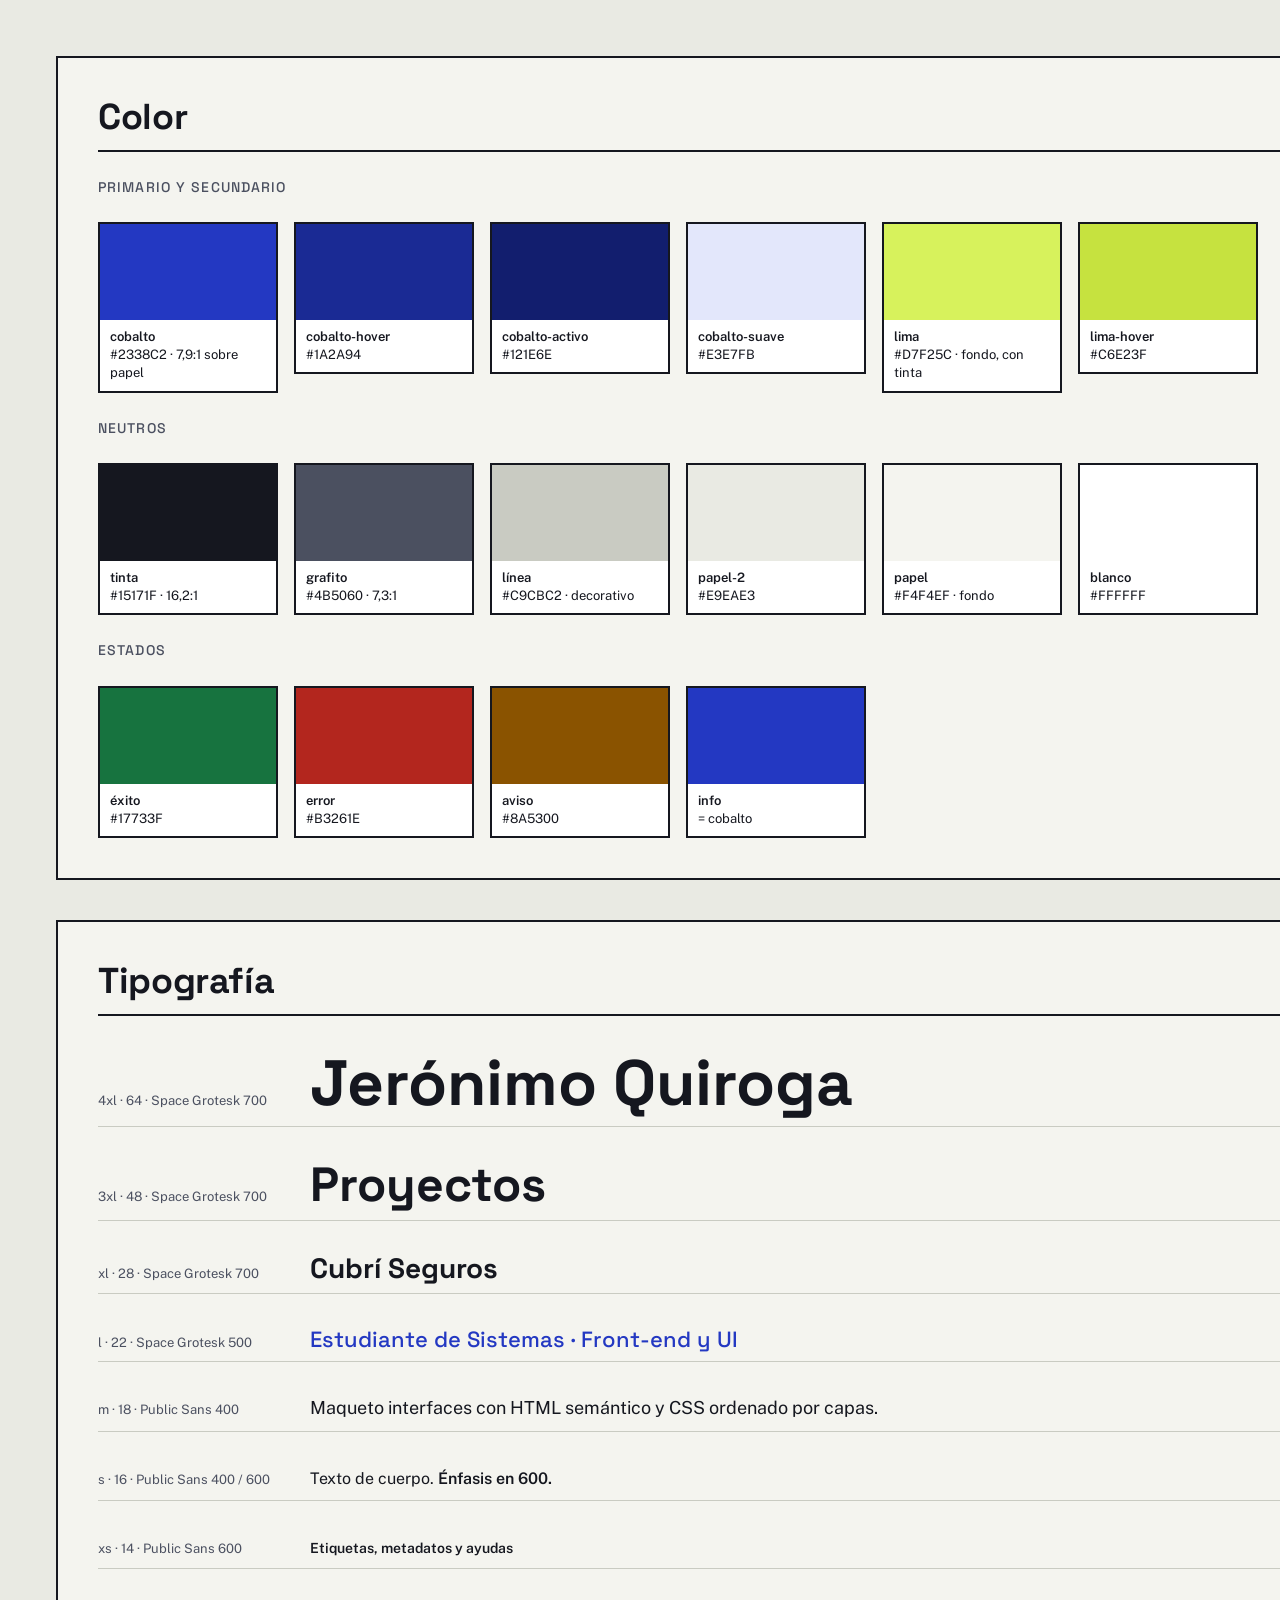
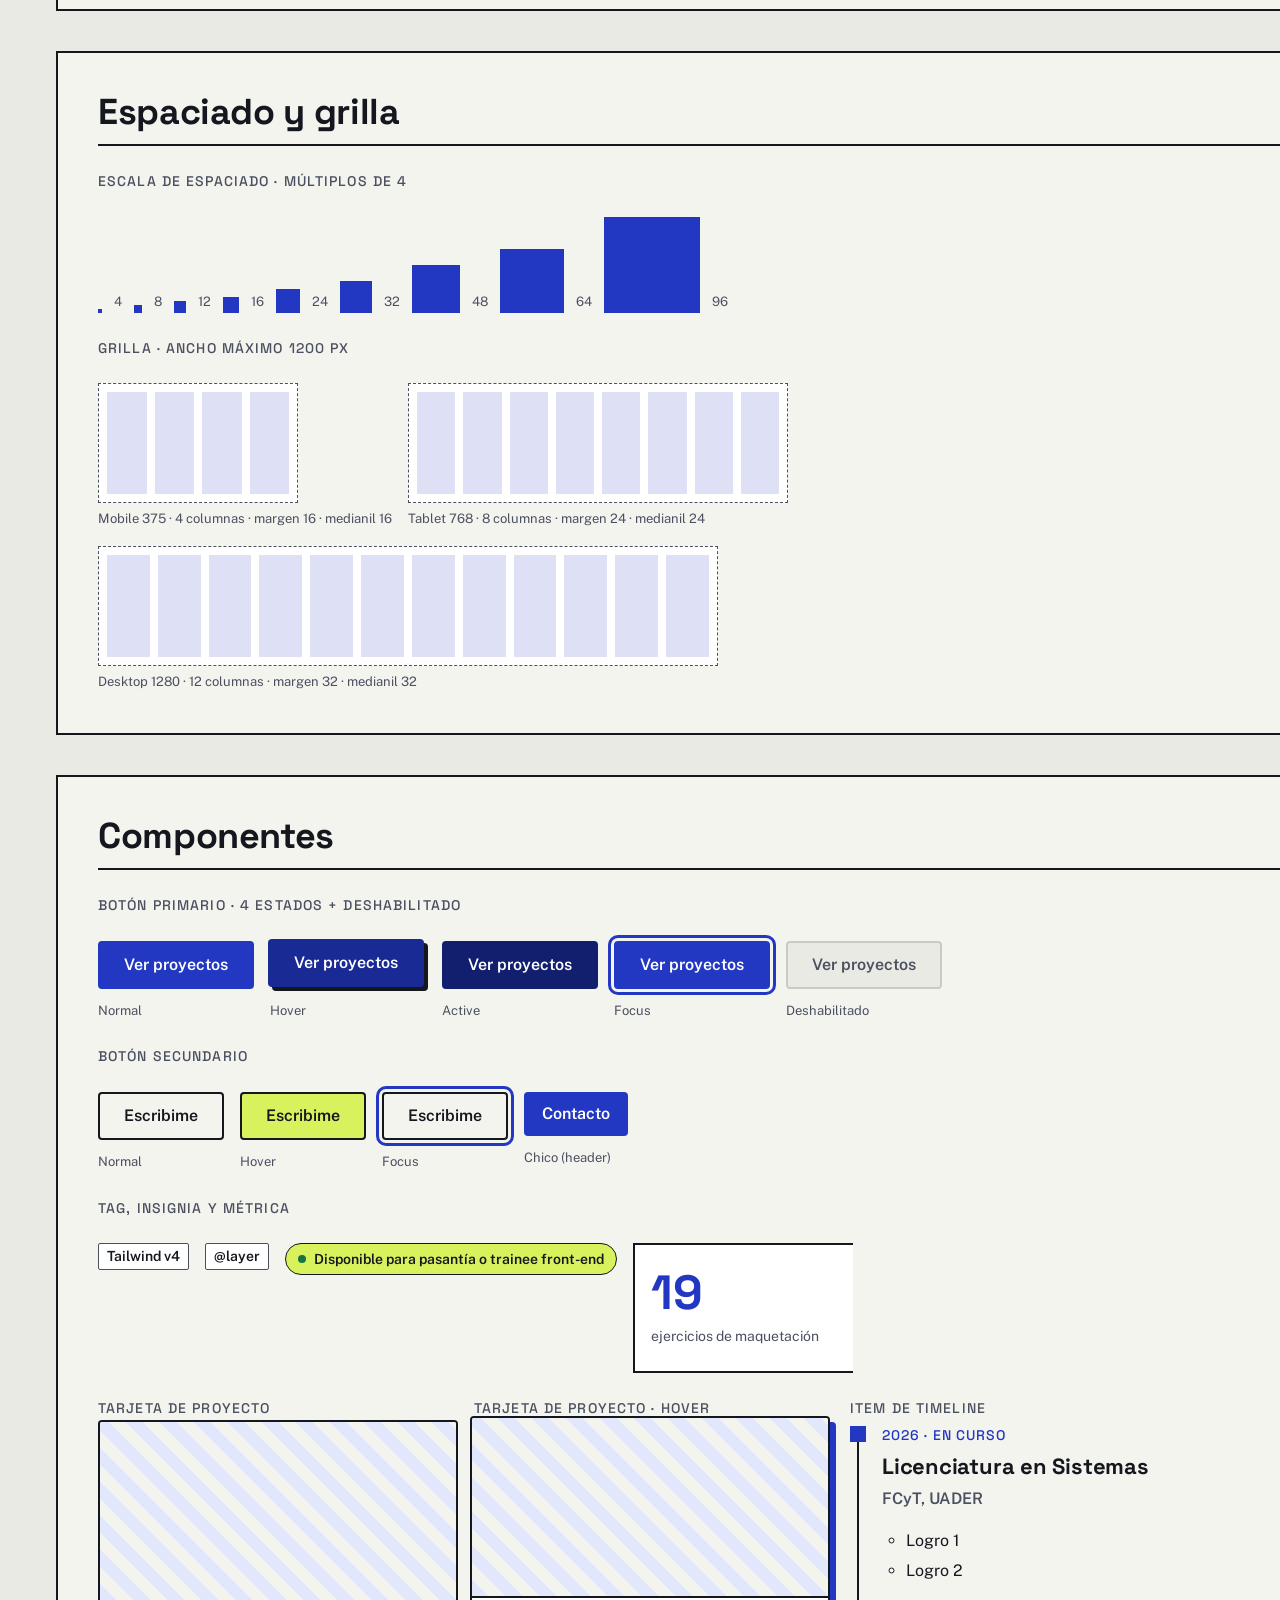
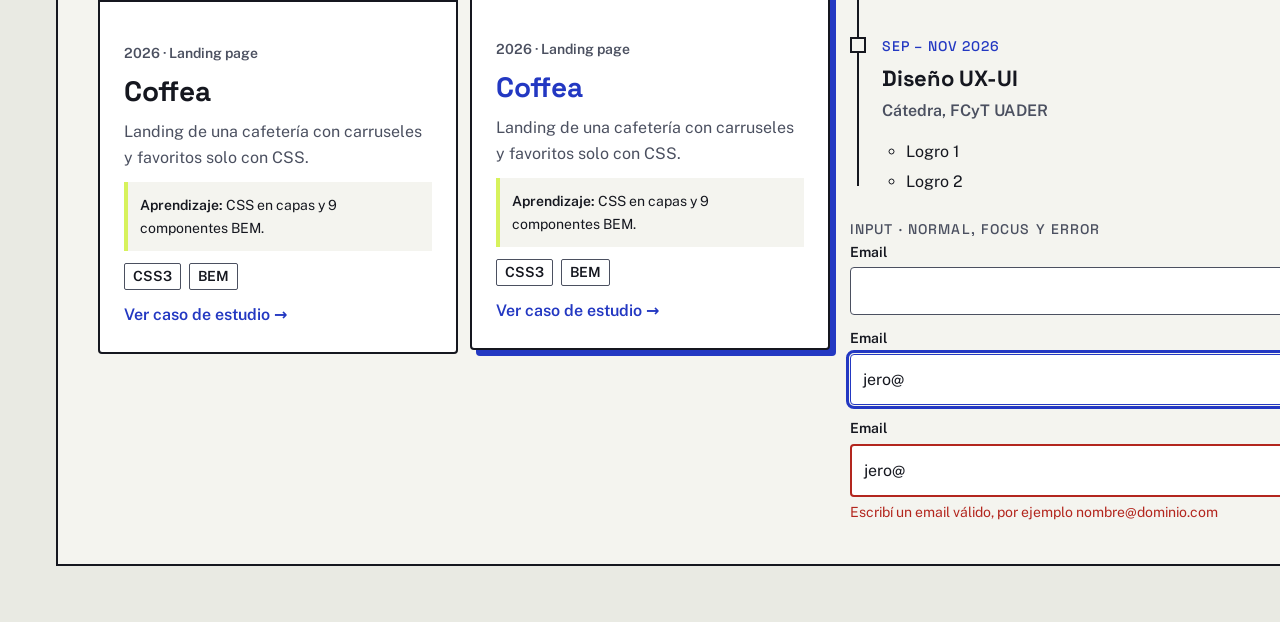
<file: docs/figma/design-system.html>
<!doctype html><html lang="es"><head><meta charset="utf-8"><style>/* Design system "Plano": los mismos tokens que en Figma (página 03 · Design system). */
@font-face {
  font-family: 'Space Grotesk';
  font-style: normal;
  font-weight: 500;
  font-display: swap;
  src: url('/assets/fonts/space-grotesk-latin-500-normal.woff2') format('woff2');
}
@font-face {
  font-family: 'Space Grotesk';
  font-style: normal;
  font-weight: 700;
  font-display: swap;
  src: url('/assets/fonts/space-grotesk-latin-700-normal.woff2') format('woff2');
}
@font-face {
  font-family: 'Public Sans';
  font-style: normal;
  font-weight: 400;
  font-display: swap;
  src: url('/assets/fonts/public-sans-latin-400-normal.woff2') format('woff2');
}
@font-face {
  font-family: 'Public Sans';
  font-style: normal;
  font-weight: 600;
  font-display: swap;
  src: url('/assets/fonts/public-sans-latin-600-normal.woff2') format('woff2');
}

@layer tokens {
  :root {
    /* Color · primario y secundario */
    --color-cobalto: #2338c2;
    --color-cobalto-hover: #1a2a94;
    --color-cobalto-activo: #121e6e;
    --color-cobalto-suave: #e3e7fb;
    --color-lima: #d7f25c;
    --color-lima-hover: #c6e23f;

    /* Color · neutros */
    --color-tinta: #15171f;
    --color-grafito: #4b5060;
    --color-linea: #c9cbc2;
    --color-papel: #f4f4ef;
    --color-papel-2: #e9eae3;
    --color-blanco: #ffffff;

    /* Color · estados */
    --color-exito: #17733f;
    --color-error: #b3261e;
    --color-aviso: #8a5300;
    --color-info: var(--color-cobalto);

    /* Tipografía */
    --fuente-titulo: 'Space Grotesk', 'Segoe UI', system-ui, sans-serif;
    --fuente-texto: 'Public Sans', 'Segoe UI', system-ui, sans-serif;
    --texto-xs: 0.875rem;   /* 14 */
    --texto-s: 1rem;        /* 16 */
    --texto-m: 1.125rem;    /* 18 */
    --texto-l: 1.375rem;    /* 22 */
    --texto-xl: 1.75rem;    /* 28 */
    --texto-2xl: 2.25rem;   /* 36 */
    --texto-3xl: 3rem;      /* 48 */
    --texto-4xl: 4rem;      /* 64 */
    --interlineado-titulo: 1.1;
    --interlineado-texto: 1.6;

    /* Espaciado · múltiplos de 4 */
    --e-1: 0.25rem;  /* 4 */
    --e-2: 0.5rem;   /* 8 */
    --e-3: 0.75rem;  /* 12 */
    --e-4: 1rem;     /* 16 */
    --e-5: 1.5rem;   /* 24 */
    --e-6: 2rem;     /* 32 */
    --e-7: 3rem;     /* 48 */
    --e-8: 4rem;     /* 64 */
    --e-9: 6rem;     /* 96 */

    /* Grilla: 4 columnas (mobile), 8 (tablet) y 12 (desktop) */
    --ancho-max: 75rem;  /* 1200 */
    --margen: 1rem;      /* 16 · 24 · 32 según breakpoint */
    --medianil: 1rem;

    /* Bordes, sombras y movimiento */
    --borde: 1px solid var(--color-linea);
    --borde-fuerte: 2px solid var(--color-tinta);
    --radio: 4px;
    --sombra-plano: 6px 6px 0 var(--color-cobalto);
    --altura-cabecera: 4rem;
    --duracion: 180ms;
    --curva: cubic-bezier(0.2, 0.7, 0.2, 1);
  }

  
    :root { --margen: 1.5rem; --medianil: 1.5rem; }
  
  
    :root { --margen: 2rem; --medianil: 2rem; }
  
}

/* Estilos mobile-first ordenados por capas, igual que en Coffea.
   Breakpoints: 48em (768 px) y 80em (1280 px). Nombres de clase con BEM. */
@layer tokens, base, layout, components, utilities;

/* ============ BASE ============ */
@layer base {
  *, *::before, *::after { box-sizing: border-box; }
  html {
    -webkit-text-size-adjust: 100%;
    text-size-adjust: 100%;
    scroll-behavior: smooth;
    scroll-padding-top: calc(var(--altura-cabecera) + var(--e-4));
  }
  body {
    margin: 0;
    background: var(--color-papel);
    color: var(--color-tinta);
    font-family: var(--fuente-texto);
    font-size: var(--texto-s);
    line-height: var(--interlineado-texto);
    overflow-x: hidden;
  }
  h1, h2, h3, h4 {
    margin: 0;
    font-family: var(--fuente-titulo);
    font-weight: 700;
    line-height: var(--interlineado-titulo);
    letter-spacing: -0.01em;
    text-wrap: balance;
  }
  p, ul, ol, dl, dd, figure { margin: 0; }
  ul[role='list'], ol[role='list'] { list-style: none; padding: 0; }
  img, svg { display: block; max-width: 100%; height: auto; }
  a { color: var(--color-cobalto); text-underline-offset: 0.2em; }
  a:hover { color: var(--color-cobalto-hover); }
  a:active { color: var(--color-cobalto-activo); }
  :focus-visible {
    outline: 3px solid var(--color-cobalto);
    outline-offset: 3px;
  }
  section[id], [id] { scroll-margin-top: calc(var(--altura-cabecera) + var(--e-4)); }
  ::selection { background: var(--color-lima); color: var(--color-tinta); }

  
}

/* ============ LAYOUT ============ */
@layer layout {
  .contenedor {
    width: 100%;
    max-width: calc(var(--ancho-max) + var(--margen) * 2);
    margin-inline: auto;
    padding-inline: var(--margen);
  }
  .seccion { padding-block: var(--e-8); }
  .seccion--compacta { padding-block: var(--e-7) 0 !important; }
  .seccion--alterna { background: var(--color-papel-2); border-block: var(--borde); }
  .grilla { display: grid; gap: var(--medianil); }
  
    .seccion { padding-block: var(--e-9); }
    .grilla--2 { grid-template-columns: repeat(2, 1fr); }
    .grilla--4 { grid-template-columns: repeat(2, 1fr); }
  
  
    .grilla--3 { grid-template-columns: repeat(3, 1fr); }
    .grilla--4 { grid-template-columns: repeat(4, 1fr); }
  
}

/* ============ COMPONENTES ============ */
@layer components {
  /* Saltar al contenido */
  .salto {
    position: absolute;
    left: var(--e-4);
    top: -100px;
    z-index: 100;
    padding: var(--e-3) var(--e-4);
    background: var(--color-tinta);
    color: var(--color-blanco);
    font-weight: 600;
    border-radius: var(--radio);
  }
  .salto:focus { top: var(--e-3); color: var(--color-blanco); }

  /* Cabecera fija */
  .cabecera {
    position: sticky;
    top: 0;
    z-index: 50;
    background: color-mix(in srgb, var(--color-papel) 94%, transparent);
    backdrop-filter: blur(6px);
    border-bottom: var(--borde);
  }
  .cabecera__barra {
    display: flex;
    align-items: center;
    gap: var(--e-4);
    min-height: var(--altura-cabecera);
  }
  .logo {
    display: inline-flex;
    align-items: center;
    gap: var(--e-3);
    color: var(--color-tinta);
    text-decoration: none;
    font-family: var(--fuente-titulo);
    font-weight: 700;
    margin-right: auto;
  }
  .logo:hover { color: var(--color-cobalto); }
  .logo__marca { width: 2.5rem; height: 2.5rem; flex: none; }
  .logo__nombre { font-size: var(--texto-m); line-height: 1.1; }
  .logo__rol { display: block; font-family: var(--fuente-texto); font-weight: 400; font-size: var(--texto-xs); color: var(--color-grafito); }

  .nav-toggle {
    display: inline-flex;
    align-items: center;
    gap: var(--e-2);
    min-height: 44px;
    padding: var(--e-2) var(--e-3);
    background: transparent;
    color: var(--color-tinta);
    border: var(--borde-fuerte);
    border-radius: var(--radio);
    font: 600 var(--texto-s) var(--fuente-texto);
    cursor: pointer;
  }
  .nav-toggle:hover { background: var(--color-blanco); }
  .nav-toggle:active { background: var(--color-papel-2); }
  .nav-toggle__icono { width: 1.25rem; height: 1.25rem; }
  .nav-toggle__icono .cerrar { display: none; }
  .nav-toggle[aria-expanded='true'] .abrir { display: none; }
  .nav-toggle[aria-expanded='true'] .cerrar { display: block; }

  .nav {
    position: absolute;
    inset: 100% 0 auto 0;
    background: var(--color-papel);
    border-bottom: var(--borde-fuerte);
    padding: var(--e-4) var(--margen) var(--e-5);
  }
  .nav { display: none; }
  .nav-toggle[aria-expanded='true'] + .nav { display: block; }
  .nav__lista { display: grid; gap: var(--e-1); }
  .nav__link {
    display: flex;
    align-items: baseline;
    gap: var(--e-3);
    padding: var(--e-3) var(--e-2);
    color: var(--color-tinta);
    text-decoration: none;
    font-family: var(--fuente-titulo);
    font-weight: 500;
    font-size: var(--texto-l);
    border-bottom: var(--borde);
  }
  .nav__num { font-size: var(--texto-xs); color: var(--color-grafito); font-family: var(--fuente-texto); }
  .nav__link:hover { color: var(--color-cobalto); }
  .nav__link:active { color: var(--color-cobalto-activo); }
  .nav__link[aria-current='true'] { color: var(--color-cobalto); }
  .nav__link[aria-current='true'] .nav__num { color: var(--color-cobalto); }
  .nav__acciones { display: flex; flex-wrap: wrap; gap: var(--e-3); margin-top: var(--e-5); }

  .icono-link {
    display: inline-flex;
    align-items: center;
    justify-content: center;
    gap: var(--e-2);
    min-height: 44px;
    min-width: 44px;
    padding: var(--e-2);
    color: var(--color-tinta);
    border-radius: var(--radio);
    text-decoration: none;
    font-weight: 600;
  }
  .icono-link svg { width: 1.5rem; height: 1.5rem; }
  .icono-link:hover { color: var(--color-cobalto); background: var(--color-cobalto-suave); }
  .icono-link:active { background: var(--color-papel-2); }

  
    .nav-toggle { display: none; }
    .nav, .nav-toggle[aria-expanded] + .nav {
      position: static;
      display: flex;
      align-items: center;
      gap: var(--e-5);
      padding: 0;
      background: none;
      border: 0;
    }
    .nav__lista { display: flex; gap: var(--e-1); }
    .nav__link {
      position: relative;
      font-size: var(--texto-s);
      padding: var(--e-2) var(--e-3);
      border: 0;
      gap: var(--e-1);
    }
    .nav__link::after {
      content: '';
      position: absolute;
      left: var(--e-3);
      right: var(--e-3);
      bottom: 2px;
      height: 2px;
      background: currentColor;
      transform: scaleX(0);
      transform-origin: left;
      transition: transform var(--duracion) var(--curva);
    }
    .nav__link:hover::after, .nav__link[aria-current='true']::after { transform: scaleX(1); }
    .nav__acciones { margin: 0; align-items: center; }
  

  /* Botón: primario, secundario y chico. Estados: normal, hover, active, focus y disabled */
  .boton {
    display: inline-flex;
    align-items: center;
    justify-content: center;
    gap: var(--e-2);
    min-height: 48px;
    padding: var(--e-3) var(--e-5);
    border: 2px solid var(--color-cobalto);
    border-radius: var(--radio);
    background: var(--color-cobalto);
    color: var(--color-blanco);
    font: 600 var(--texto-s)/1.2 var(--fuente-texto);
    text-decoration: none;
    cursor: pointer;
    transition: transform var(--duracion) var(--curva), box-shadow var(--duracion) var(--curva), background-color var(--duracion);
  }
  .boton svg { width: 1.25rem; height: 1.25rem; }
  .boton:hover {
    background: var(--color-cobalto-hover);
    border-color: var(--color-cobalto-hover);
    color: var(--color-blanco);
    transform: translate(-2px, -2px);
    box-shadow: 4px 4px 0 var(--color-tinta);
  }
  .boton:active {
    background: var(--color-cobalto-activo);
    border-color: var(--color-cobalto-activo);
    color: var(--color-blanco);
    transform: none;
    box-shadow: none;
  }
  .boton:disabled, .boton[aria-disabled='true'] {
    background: var(--color-papel-2);
    border-color: var(--color-linea);
    color: var(--color-grafito);
    transform: none;
    box-shadow: none;
    cursor: not-allowed;
  }
  .boton--secundario { background: transparent; color: var(--color-tinta); border-color: var(--color-tinta); }
  .boton--secundario:hover { background: var(--color-lima); border-color: var(--color-tinta); color: var(--color-tinta); }
  .boton--secundario:active { background: var(--color-lima-hover); border-color: var(--color-tinta); color: var(--color-tinta); }
  .boton--chico { min-height: 44px; padding: var(--e-2) var(--e-4); }

  /* Etiqueta (tag/chip) */
  .etiquetas { display: flex; flex-wrap: wrap; gap: var(--e-2); }
  .etiqueta {
    display: inline-block;
    padding: 2px var(--e-2);
    border: 1px solid var(--color-grafito);
    border-radius: 2px;
    background: var(--color-blanco);
    color: var(--color-tinta);
    font-size: var(--texto-xs);
    font-weight: 600;
    line-height: 1.5;
  }

  /* Insignia de disponibilidad */
  .insignia {
    display: inline-flex;
    align-items: center;
    gap: var(--e-2);
    padding: var(--e-1) var(--e-3);
    background: var(--color-lima);
    color: var(--color-tinta);
    border: 1px solid var(--color-tinta);
    border-radius: 999px;
    font-size: var(--texto-xs);
    font-weight: 600;
  }
  .insignia__punto { width: 0.5rem; height: 0.5rem; border-radius: 50%; background: var(--color-exito); flex: none; }

  /* Kicker / numeración de secciones */
  .kicker {
    font-family: var(--fuente-titulo);
    font-weight: 500;
    font-size: var(--texto-xs);
    letter-spacing: 0.08em;
    text-transform: uppercase;
    color: var(--color-grafito);
  }

  /* Hero */
  .hero {
    position: relative;
    padding-block: var(--e-7) var(--e-8);
    background-image:
      linear-gradient(to right, rgb(35 56 194 / 0.07) 1px, transparent 1px),
      linear-gradient(to bottom, rgb(35 56 194 / 0.07) 1px, transparent 1px);
    background-size: 32px 32px;
    border-bottom: var(--borde);
  }
  .hero__grilla { display: grid; gap: var(--e-7); align-items: start; }
  .hero__texto { display: grid; gap: var(--e-5); justify-items: start; }
  .hero__titulo { font-size: clamp(2.5rem, 9vw, var(--texto-4xl)); }
  .hero__rol { font-family: var(--fuente-titulo); font-weight: 500; font-size: var(--texto-l); color: var(--color-cobalto); }
  .hero__propuesta { font-size: var(--texto-m); max-width: 36rem; }
  .hero__acciones { display: flex; flex-wrap: wrap; gap: var(--e-3); }
  .hero__ubicacion { display: flex; align-items: center; gap: var(--e-2); color: var(--color-grafito); font-size: var(--texto-xs); }
  .hero__ubicacion svg { width: 1rem; height: 1rem; flex: none; }
  
    .hero { padding-block: var(--e-9); }
    .hero__grilla { grid-template-columns: 7fr 5fr; gap: var(--e-8); }
  

  /* Rótulo: la ficha de 30 segundos, como el rótulo de un plano */
  .rotulo {
    background: var(--color-blanco);
    border: var(--borde-fuerte);
    box-shadow: var(--sombra-plano);
  }
  .rotulo__titulo {
    display: flex;
    justify-content: space-between;
    gap: var(--e-3);
    padding: var(--e-3) var(--e-4);
    border-bottom: var(--borde-fuerte);
    background: var(--color-tinta);
    color: var(--color-blanco);
    font-family: var(--fuente-titulo);
    font-size: var(--texto-s);
  }
  .rotulo__titulo span { font-weight: 500; }
  .rotulo__datos { display: grid; grid-template-columns: 1fr 1fr; }
  .rotulo__dato { padding: var(--e-3) var(--e-4); border-bottom: var(--borde); }
  .rotulo__dato:nth-child(odd) { border-right: var(--borde); }
  .rotulo__dato--ancho { grid-column: 1 / -1; border-right: 0 !important; }
  .rotulo__dato:last-child { border-bottom: 0; }
  .rotulo dt { font-size: var(--texto-xs); color: var(--color-grafito); }
  .rotulo dd { font-weight: 600; }

  /* Encabezado de sección */
  .encabezado {
    display: grid;
    gap: var(--e-3);
    margin-bottom: var(--e-7);
    padding-top: var(--e-4);
    border-top: var(--borde-fuerte);
  }
  .encabezado__num { font-family: var(--fuente-titulo); font-weight: 700; color: var(--color-cobalto); }
  .encabezado__titulo { font-size: clamp(var(--texto-xl), 6vw, var(--texto-3xl)); }
  .encabezado__bajada { color: var(--color-grafito); font-size: var(--texto-m); max-width: 40rem; }
  
    .encabezado { grid-template-columns: 6rem 1fr; column-gap: var(--e-5); }
    .encabezado__num { grid-row: span 2; font-size: var(--texto-xl); }
  

  /* Métricas */
  .metricas { display: grid; grid-template-columns: repeat(2, 1fr); gap: 0; border: var(--borde-fuerte); background: var(--color-blanco); }
  .metrica { padding: var(--e-5) var(--e-4); border-right: var(--borde); border-bottom: var(--borde); }
  .metrica:nth-child(2n) { border-right: 0; }
  .metrica:nth-last-child(-n + 2) { border-bottom: 0; }
  .metrica__numero { display: block; font-family: var(--fuente-titulo); font-weight: 700; font-size: clamp(var(--texto-2xl), 8vw, var(--texto-3xl)); line-height: 1; color: var(--color-cobalto); }
  .metrica__etiqueta { display: block; margin-top: var(--e-2); font-size: var(--texto-xs); color: var(--color-grafito); }
  
    .metricas { grid-template-columns: repeat(4, 1fr); }
    .metrica { border-bottom: 0; border-right: var(--borde) !important; }
    .metrica:last-child { border-right: 0 !important; }
  

  /* Tarjeta base */
  .tarjeta {
    position: relative;
    display: grid;
    gap: var(--e-4);
    align-content: start;
    padding: var(--e-5);
    background: var(--color-blanco);
    border: var(--borde-fuerte);
    border-radius: var(--radio);
  }
  .tarjeta__titulo { font-size: var(--texto-l); }
  .tarjeta__texto { color: var(--color-grafito); }
  .tarjeta__pie { font-size: var(--texto-xs); color: var(--color-grafito); padding-top: var(--e-3); border-top: var(--borde); }
  .tarjeta__pie a { font-weight: 600; }

  /* Skills */
  .skill__icono { width: 2.5rem; height: 2.5rem; color: var(--color-cobalto); }

  /* Tarjeta de proyecto: toda la tarjeta es clickeable */
  .proyecto { padding: 0; overflow: hidden; transition: transform var(--duracion) var(--curva), box-shadow var(--duracion) var(--curva); }
  .proyecto__imagen { aspect-ratio: 16 / 10; width: 100%; object-fit: cover; object-position: top; border-bottom: var(--borde-fuerte); background: var(--color-papel-2); }
  .proyecto__cuerpo { display: grid; gap: var(--e-3); padding: var(--e-5); }
  .proyecto__meta { font-size: var(--texto-xs); color: var(--color-grafito); font-weight: 600; }
  .proyecto__titulo { font-size: var(--texto-xl); }
  .proyecto__link { color: var(--color-tinta); text-decoration: none; }
  .proyecto__link::after { content: ''; position: absolute; inset: 0; z-index: 1; }
  .proyecto__link:focus-visible { outline: none; }
  .proyecto:has(.proyecto__link:focus-visible) { outline: 3px solid var(--color-cobalto); outline-offset: 4px; }
  .proyecto__resultado { padding: var(--e-3); background: var(--color-papel); border-left: 4px solid var(--color-lima); font-size: var(--texto-xs); }
  .proyecto__accion { display: inline-flex; align-items: center; gap: var(--e-2); font-weight: 600; color: var(--color-cobalto); }
  .proyecto__accion svg { width: 1.125rem; height: 1.125rem; transition: transform var(--duracion) var(--curva); }
  .proyecto:hover { transform: translate(-4px, -4px); box-shadow: var(--sombra-plano); }
  .proyecto:hover .proyecto__accion svg { transform: translateX(4px); }
  .proyecto:active { transform: translate(-1px, -1px); box-shadow: 2px 2px 0 var(--color-cobalto); }
  .proyecto:hover .proyecto__titulo { color: var(--color-cobalto); }
  
    .proyecto--destacado { grid-column: 1 / -1; grid-template-columns: 7fr 5fr; }
    .proyecto--destacado .proyecto__imagen { height: 100%; border-bottom: 0; border-right: var(--borde-fuerte); }
    .proyecto--destacado .proyecto__cuerpo { align-content: center; padding: var(--e-7) var(--e-6); }
  
  

  /* Línea de tiempo */
  .linea-tiempo { position: relative; display: grid; gap: var(--e-6); padding-left: var(--e-6); }
  .linea-tiempo::before { content: ''; position: absolute; left: 7px; top: 8px; bottom: 8px; width: 2px; background: var(--color-tinta); }
  .hito { position: relative; display: grid; gap: var(--e-2); }
  .hito::before {
    content: '';
    position: absolute;
    left: calc(var(--e-6) * -1);
    top: 6px;
    width: 16px;
    height: 16px;
    background: var(--color-papel);
    border: 2px solid var(--color-tinta);
    transition: background-color var(--duracion);
  }
  .hito:hover::before { background: var(--color-lima); }
  .hito--actual::before { background: var(--color-cobalto); border-color: var(--color-cobalto); }
  .hito__periodo { font-family: var(--fuente-titulo); font-weight: 500; font-size: var(--texto-xs); color: var(--color-cobalto); text-transform: uppercase; letter-spacing: 0.06em; }
  .hito__rol { font-size: var(--texto-l); }
  .hito__lugar { color: var(--color-grafito); font-weight: 600; }
  .hito__logros { margin-top: var(--e-2); padding-left: var(--e-5); display: grid; gap: var(--e-1); }
  
    .linea-tiempo { padding-left: 0; gap: var(--e-7); }
    .linea-tiempo::before { left: calc(12rem + 7px); }
    .hito { grid-template-columns: 12rem 1fr; column-gap: var(--e-7); }
    .hito::before { left: 12rem; }
    .hito__periodo { padding-top: 4px; grid-row: span 4; }
  

  /* Sobre mí */
  .sobre { display: grid; gap: var(--e-7); align-items: start; }
  .sobre__texto { display: grid; gap: var(--e-4); font-size: var(--texto-m); max-width: 40rem; }
  .sobre__retrato { max-width: 22rem; border: var(--borde-fuerte); background: var(--color-blanco); box-shadow: var(--sombra-plano); }
  .sobre__retrato figcaption { padding: var(--e-2) var(--e-3); border-top: var(--borde-fuerte); font-size: var(--texto-xs); color: var(--color-grafito); }
  .principio__num { font-family: var(--fuente-titulo); font-weight: 700; color: var(--color-cobalto); font-size: var(--texto-xl); }
  
    .sobre { grid-template-columns: 1fr 22rem; gap: var(--e-8); }
  

  /* Contacto */
  .contacto {
    display: grid;
    gap: var(--e-7);
    padding: var(--e-6) var(--e-5);
    background: var(--color-lima);
    border: var(--borde-fuerte);
    box-shadow: 8px 8px 0 var(--color-tinta);
  }
  .contacto__titulo { font-family: var(--fuente-titulo); font-weight: 700; line-height: var(--interlineado-titulo); font-size: clamp(var(--texto-2xl), 7vw, var(--texto-3xl)); text-wrap: balance; }
  .contacto__texto { display: grid; gap: var(--e-5); align-content: start; }
  .contacto__email {
    font-family: var(--fuente-titulo);
    font-weight: 700;
    font-size: clamp(var(--texto-m), 4.6vw, var(--texto-xl));
    color: var(--color-tinta);
    overflow-wrap: anywhere;
  }
  .contacto__email:hover { color: var(--color-cobalto-activo); }
  .contacto__redes { display: grid; gap: var(--e-1); }
  .contacto__redes a { color: var(--color-tinta); font-weight: 600; }
  .contacto__redes .icono-link { justify-content: flex-start; }
  .contacto__redes .icono-link:hover { background: var(--color-blanco); color: var(--color-tinta); }
  
    .contacto { grid-template-columns: 1fr 1fr; padding: var(--e-8) var(--e-7); gap: var(--e-8); }
  

  /* Formulario */
  .formulario { display: grid; gap: var(--e-4); padding: var(--e-5); background: var(--color-blanco); border: var(--borde-fuerte); }
  .campo { display: grid; gap: var(--e-1); }
  .campo__etiqueta { font-weight: 600; font-size: var(--texto-xs); }
  .campo__control {
    width: 100%;
    min-height: 48px;
    padding: var(--e-3);
    border: 1px solid var(--color-grafito);
    border-radius: var(--radio);
    background: var(--color-blanco);
    color: var(--color-tinta);
    font: inherit;
  }
  textarea.campo__control { min-height: 8rem; resize: vertical; }
  .campo__control:hover { border-color: var(--color-tinta); }
  .campo__control:focus-visible { outline: 3px solid var(--color-cobalto); outline-offset: 1px; border-color: var(--color-cobalto); }
  .campo__control:user-invalid { border-color: var(--color-error); border-width: 2px; }
  .campo__ayuda { font-size: var(--texto-xs); color: var(--color-grafito); }
  .oculto-bot { position: absolute; left: -9999px; }

  /* Pie */
  .pie { padding-block: var(--e-7) var(--e-6); background: var(--color-tinta); color: var(--color-papel); }
  .pie a { color: var(--color-papel); }
  .pie a:hover { color: var(--color-lima); }
  .pie :focus-visible { outline-color: var(--color-lima); }
  .pie__grilla { display: grid; gap: var(--e-6); }
  .pie__nav ul { display: flex; flex-wrap: wrap; gap: var(--e-2) var(--e-5); }
  .pie__nav a { display: inline-block; padding-block: var(--e-2); }
  .pie__redes { display: flex; gap: var(--e-2); }
  .pie__redes .icono-link { color: var(--color-papel); }
  .pie__redes .icono-link:hover { background: rgb(255 255 255 / 0.1); color: var(--color-lima); }
  .pie__legal { grid-column: 1 / -1; font-size: var(--texto-xs); color: #c4c6cf; padding-top: var(--e-5); border-top: 1px solid #3a3d4a; }
  
    .pie__grilla { grid-template-columns: 1fr auto; align-items: center; }
  

  /* Páginas de caso de estudio */
  .caso-hero { padding-block: var(--e-7); border-bottom: var(--borde); }
  .caso-hero__grilla { display: grid; gap: var(--e-6); }
  .caso-hero__titulo { font-size: clamp(var(--texto-2xl), 8vw, var(--texto-4xl)); }
  .caso-hero__bajada { font-size: var(--texto-m); max-width: 44rem; }
  .volver { display: inline-flex; align-items: center; gap: var(--e-2); font-weight: 600; min-height: 44px; }
  .volver svg { width: 1.125rem; height: 1.125rem; }
  .ficha { display: grid; grid-template-columns: repeat(2, 1fr); border: var(--borde-fuerte); background: var(--color-blanco); }
  .ficha > div { padding: var(--e-3) var(--e-4); border-bottom: var(--borde); }
  .ficha > div:nth-child(odd) { border-right: var(--borde); }
  .ficha > div:nth-last-child(-n + 2) { border-bottom: 0; }
  .ficha dt { font-size: var(--texto-xs); color: var(--color-grafito); }
  .ficha dd { font-weight: 600; }
  
    .ficha { grid-template-columns: repeat(4, 1fr); }
    .ficha > div { border-bottom: 0; border-right: var(--borde); }
    .ficha > div:last-child { border-right: 0; }
  
  .caso { display: grid; gap: var(--e-5); max-width: 48rem; }
  .caso h3 { font-size: var(--texto-l); margin-top: var(--e-3); }
  .caso ul, .caso ol { padding-left: var(--e-5); display: grid; gap: var(--e-2); }
  .caso p, .caso li { font-size: var(--texto-m); }
  .figura { display: grid; gap: var(--e-2); margin-block: var(--e-3); }
  .figura img { border: var(--borde-fuerte); background: var(--color-blanco); width: 100%; }
  .figura figcaption { font-size: var(--texto-xs); color: var(--color-grafito); }
  .figuras { display: grid; gap: var(--e-5); align-items: start; }
  
    .figuras { grid-template-columns: 2fr 1fr; }
  
  .pasos { counter-reset: paso; list-style: none; padding: 0 !important; }
  .pasos li { counter-increment: paso; display: grid; grid-template-columns: 2.5rem 1fr; gap: var(--e-3); align-items: start; }
  .pasos li::before { content: counter(paso, decimal-leading-zero); font-family: var(--fuente-titulo); font-weight: 700; color: var(--color-cobalto); }
  .nota { padding: var(--e-4); background: var(--color-blanco); border: var(--borde); border-left: 4px solid var(--color-cobalto); }
  .nota--lima { border-left-color: var(--color-tinta); background: var(--color-lima); }
  .datos { display: grid; grid-template-columns: repeat(auto-fit, minmax(9rem, 1fr)); gap: var(--e-3); }
  .dato { padding: var(--e-4); background: var(--color-blanco); border: var(--borde-fuerte); }
  .dato b { display: block; font-family: var(--fuente-titulo); font-size: var(--texto-2xl); line-height: 1; color: var(--color-cobalto); }
  .dato span { font-size: var(--texto-xs); color: var(--color-grafito); }
  .tabla-scroll { overflow-x: auto; }
  .tabla { width: 100%; border-collapse: collapse; background: var(--color-blanco); font-size: var(--texto-xs); }
  .tabla th, .tabla td { padding: var(--e-2) var(--e-3); border: 1px solid var(--color-linea); text-align: left; }
  .tabla th { background: var(--color-papel-2); }
  .tabla td.num { text-align: right; font-variant-numeric: tabular-nums; }
  .siguiente { display: grid; gap: var(--e-2); padding: var(--e-5); border: var(--borde-fuerte); background: var(--color-blanco); text-decoration: none; color: var(--color-tinta); transition: transform var(--duracion) var(--curva), box-shadow var(--duracion) var(--curva); }
  .siguiente strong { font-family: var(--fuente-titulo); font-size: var(--texto-xl); color: var(--color-cobalto); }
  .siguiente:hover { color: var(--color-tinta); transform: translate(-4px, -4px); box-shadow: var(--sombra-plano); }
  .siguiente:active { transform: none; box-shadow: none; }

  /* 404 */
  .error { min-height: 70vh; display: grid; align-content: center; gap: var(--e-5); justify-items: start; }
  .error__codigo { font-family: var(--fuente-titulo); font-weight: 700; font-size: clamp(5rem, 24vw, 10rem); line-height: 1; color: var(--color-cobalto); }
}

/* ============ UTILIDADES ============ */
@layer utilities {
  .visualmente-oculto {
    position: absolute !important;
    width: 1px; height: 1px;
    padding: 0; margin: -1px;
    overflow: hidden; clip: rect(0 0 0 0);
    white-space: nowrap; border: 0;
  }
  .mt-6 { margin-top: var(--e-6); }
  .mt-7 { margin-top: var(--e-7); }
}

html,body{width:1440px} body{background:#e9eae3}
.ds{display:flex;flex-direction:column;gap:40px;padding:56px}
.hoja{background:#f4f4ef;border:2px solid #15171f;padding:40px;display:flex;flex-direction:column;gap:24px}
.hoja>h2{font-size:36px;border-bottom:2px solid #15171f;padding-bottom:12px}
.fila{display:flex;gap:16px;flex-wrap:wrap;align-items:flex-start}
.muestra{width:180px;border:2px solid #15171f;background:#fff}
.muestra i{display:block;height:96px}
.muestra p{padding:8px 10px;font-size:13px;line-height:1.4}
.rotulito{font-size:13px;color:#4b5060;margin-top:6px}
.tipo{display:grid;grid-template-columns:200px 1fr;gap:12px;align-items:baseline;border-bottom:1px solid #c9cbc2;padding:8px 0}
.esp{display:flex;align-items:flex-end;gap:12px}
.esp div{background:#2338c2}
.cols{display:grid;gap:8px;height:120px;border:1px dashed #4b5060;padding:8px;background:#fff}
.cols span{background:rgba(35,56,194,.15)}
.estado{display:flex;flex-direction:column;gap:6px;align-items:flex-start}
.f-hover{background:var(--color-cobalto-hover)!important;border-color:var(--color-cobalto-hover)!important;transform:translate(-2px,-2px);box-shadow:4px 4px 0 var(--color-tinta)}
.f-active{background:var(--color-cobalto-activo)!important;border-color:var(--color-cobalto-activo)!important}
.f-focus{outline:3px solid var(--color-cobalto);outline-offset:3px}
.s-hover{background:var(--color-lima)!important}
.i-focus{outline:3px solid var(--color-cobalto);outline-offset:1px;border-color:var(--color-cobalto)!important}
.i-error{border-color:var(--color-error)!important;border-width:2px!important}
.err{color:var(--color-error);font-size:14px}
.comp{width:360px} .comp .linea-tiempo{padding-left:32px!important} .comp .linea-tiempo::before{left:7px!important} .comp .hito{display:grid;grid-template-columns:1fr!important} .comp .hito::before{left:-32px!important} .comp .hito__periodo{grid-row:auto!important}
</style></head><body><div class="ds">
<section class="hoja"><h2>Color</h2>
 <p class="kicker">Primario y secundario</p><div class="fila">
  <div class="muestra"><i style="background:#2338c2"></i><p><b>cobalto</b><br>#2338C2 · 7,9:1 sobre papel</p></div>
  <div class="muestra"><i style="background:#1a2a94"></i><p><b>cobalto-hover</b><br>#1A2A94</p></div>
  <div class="muestra"><i style="background:#121e6e"></i><p><b>cobalto-activo</b><br>#121E6E</p></div>
  <div class="muestra"><i style="background:#e3e7fb"></i><p><b>cobalto-suave</b><br>#E3E7FB</p></div>
  <div class="muestra"><i style="background:#d7f25c"></i><p><b>lima</b><br>#D7F25C · fondo, con tinta</p></div>
  <div class="muestra"><i style="background:#c6e23f"></i><p><b>lima-hover</b><br>#C6E23F</p></div></div>
 <p class="kicker">Neutros</p><div class="fila">
  <div class="muestra"><i style="background:#15171f"></i><p><b>tinta</b><br>#15171F · 16,2:1</p></div>
  <div class="muestra"><i style="background:#4b5060"></i><p><b>grafito</b><br>#4B5060 · 7,3:1</p></div>
  <div class="muestra"><i style="background:#c9cbc2"></i><p><b>línea</b><br>#C9CBC2 · decorativo</p></div>
  <div class="muestra"><i style="background:#e9eae3"></i><p><b>papel-2</b><br>#E9EAE3</p></div>
  <div class="muestra"><i style="background:#f4f4ef"></i><p><b>papel</b><br>#F4F4EF · fondo</p></div>
  <div class="muestra"><i style="background:#ffffff"></i><p><b>blanco</b><br>#FFFFFF</p></div></div>
 <p class="kicker">Estados</p><div class="fila">
  <div class="muestra"><i style="background:#17733f"></i><p><b>éxito</b><br>#17733F</p></div>
  <div class="muestra"><i style="background:#b3261e"></i><p><b>error</b><br>#B3261E</p></div>
  <div class="muestra"><i style="background:#8a5300"></i><p><b>aviso</b><br>#8A5300</p></div>
  <div class="muestra"><i style="background:#2338c2"></i><p><b>info</b><br>= cobalto</p></div></div>
</section>
<section class="hoja"><h2>Tipografía</h2>
 <div class="tipo"><span class="rotulito">4xl · 64 · Space Grotesk 700</span><span style="font:700 64px/1.1 var(--fuente-titulo)">Jerónimo Quiroga</span></div>
 <div class="tipo"><span class="rotulito">3xl · 48 · Space Grotesk 700</span><span style="font:700 48px/1.1 var(--fuente-titulo)">Proyectos</span></div>
 <div class="tipo"><span class="rotulito">xl · 28 · Space Grotesk 700</span><span style="font:700 28px/1.1 var(--fuente-titulo)">Cubrí Seguros</span></div>
 <div class="tipo"><span class="rotulito">l · 22 · Space Grotesk 500</span><span style="font:500 22px/1.2 var(--fuente-titulo);color:#2338c2">Estudiante de Sistemas · Front-end y UI</span></div>
 <div class="tipo"><span class="rotulito">m · 18 · Public Sans 400</span><span style="font:400 18px/1.6 var(--fuente-texto)">Maqueto interfaces con HTML semántico y CSS ordenado por capas.</span></div>
 <div class="tipo"><span class="rotulito">s · 16 · Public Sans 400 / 600</span><span style="font:400 16px/1.6 var(--fuente-texto)">Texto de cuerpo. <b>Énfasis en 600.</b></span></div>
 <div class="tipo"><span class="rotulito">xs · 14 · Public Sans 600</span><span style="font:600 14px/1.5 var(--fuente-texto)">Etiquetas, metadatos y ayudas</span></div>
</section>
<section class="hoja"><h2>Espaciado y grilla</h2>
 <p class="kicker">Escala de espaciado · múltiplos de 4</p>
 <div class="esp"><div style="width:4px;height:4px" title="4"></div><span class="rotulito">4</span><div style="width:8px;height:8px" title="8"></div><span class="rotulito">8</span><div style="width:12px;height:12px" title="12"></div><span class="rotulito">12</span><div style="width:16px;height:16px" title="16"></div><span class="rotulito">16</span><div style="width:24px;height:24px" title="24"></div><span class="rotulito">24</span><div style="width:32px;height:32px" title="32"></div><span class="rotulito">32</span><div style="width:48px;height:48px" title="48"></div><span class="rotulito">48</span><div style="width:64px;height:64px" title="64"></div><span class="rotulito">64</span><div style="width:96px;height:96px" title="96"></div><span class="rotulito">96</span></div>
 <p class="kicker">Grilla · ancho máximo 1200 px</p>
 <div class="fila">
  <div><div class="cols" style="width:200px;grid-template-columns:repeat(4,1fr)"><span></span><span></span><span></span><span></span></div><p class="rotulito">Mobile 375 · 4 columnas · margen 16 · medianil 16</p></div>
  <div><div class="cols" style="width:380px;grid-template-columns:repeat(8,1fr)"><span></span><span></span><span></span><span></span><span></span><span></span><span></span><span></span></div><p class="rotulito">Tablet 768 · 8 columnas · margen 24 · medianil 24</p></div>
  <div><div class="cols" style="width:620px;grid-template-columns:repeat(12,1fr)"><span></span><span></span><span></span><span></span><span></span><span></span><span></span><span></span><span></span><span></span><span></span><span></span></div><p class="rotulito">Desktop 1280 · 12 columnas · margen 32 · medianil 32</p></div>
 </div>
</section>
<section class="hoja"><h2>Componentes</h2>
 <p class="kicker">Botón primario · 4 estados + deshabilitado</p>
 <div class="fila">
  <div class="estado"><span class="boton ">Ver proyectos</span><span class="rotulito">Normal</span></div>
  <div class="estado"><span class="boton f-hover">Ver proyectos</span><span class="rotulito">Hover</span></div>
  <div class="estado"><span class="boton f-active">Ver proyectos</span><span class="rotulito">Active</span></div>
  <div class="estado"><span class="boton f-focus">Ver proyectos</span><span class="rotulito">Focus</span></div>
  <div class="estado"><button class="boton" disabled>Ver proyectos</button><span class="rotulito">Deshabilitado</span></div></div>
 <p class="kicker">Botón secundario</p>
 <div class="fila">
  <div class="estado"><span class="boton boton--secundario">Escribime</span><span class="rotulito">Normal</span></div>
  <div class="estado"><span class="boton boton--secundario s-hover">Escribime</span><span class="rotulito">Hover</span></div>
  <div class="estado"><span class="boton boton--secundario f-focus">Escribime</span><span class="rotulito">Focus</span></div>
  <div class="estado"><span class="boton boton--chico">Contacto</span><span class="rotulito">Chico (header)</span></div></div>
 <p class="kicker">Tag, insignia y métrica</p>
 <div class="fila"><span class="etiqueta">Tailwind v4</span><span class="etiqueta">@layer</span><span class="insignia"><span class="insignia__punto"></span>Disponible para pasantía o trainee front-end</span>
  <div class="metrica" style="background:#fff;border:2px solid #15171f;width:220px"><span class="metrica__numero">19</span><span class="metrica__etiqueta">ejercicios de maquetación</span></div></div>
 <div class="fila">
  <div class="comp"><p class="kicker">Tarjeta de proyecto</p>
   <article class="tarjeta proyecto"><div class="proyecto__imagen" style="height:180px;aspect-ratio:auto;background:repeating-linear-gradient(45deg,#e3e7fb 0 12px,#f4f4ef 12px 24px)"></div><div class="proyecto__cuerpo"><p class="proyecto__meta">2026 · Landing page</p><h3 class="proyecto__titulo">Coffea</h3><p class="tarjeta__texto">Landing de una cafetería con carruseles y favoritos solo con CSS.</p><p class="proyecto__resultado"><b>Aprendizaje:</b> CSS en capas y 9 componentes BEM.</p><ul class="etiquetas" role="list"><li class="etiqueta">CSS3</li><li class="etiqueta">BEM</li></ul><span class="proyecto__accion">Ver caso de estudio →</span></div></article></div>
  <div class="comp"><p class="kicker">Tarjeta de proyecto · hover</p>
   <article class="tarjeta proyecto" style="transform:translate(-4px,-4px);box-shadow:6px 6px 0 #2338c2"><div class="proyecto__imagen" style="height:180px;aspect-ratio:auto;background:repeating-linear-gradient(45deg,#e3e7fb 0 12px,#f4f4ef 12px 24px)"></div><div class="proyecto__cuerpo"><p class="proyecto__meta">2026 · Landing page</p><h3 class="proyecto__titulo" style="color:#2338c2">Coffea</h3><p class="tarjeta__texto">Landing de una cafetería con carruseles y favoritos solo con CSS.</p><p class="proyecto__resultado"><b>Aprendizaje:</b> CSS en capas y 9 componentes BEM.</p><ul class="etiquetas" role="list"><li class="etiqueta">CSS3</li><li class="etiqueta">BEM</li></ul><span class="proyecto__accion">Ver caso de estudio →</span></div></article></div>
  <div class="comp" style="width:440px"><p class="kicker">Item de timeline</p>
   <ol class="linea-tiempo" role="list" style="padding-left:32px"><li class="hito hito--actual" style="grid-template-columns:1fr"><p class="hito__periodo">2026 · En curso</p><h3 class="hito__rol">Licenciatura en Sistemas</h3><p class="hito__lugar">FCyT, UADER</p><ul class="hito__logros"><li>Logro 1</li><li>Logro 2</li></ul></li>
   <li class="hito" style="grid-template-columns:1fr"><p class="hito__periodo">Sep – Nov 2026</p><h3 class="hito__rol">Diseño UX-UI</h3><p class="hito__lugar">Cátedra, FCyT UADER</p><ul class="hito__logros"><li>Logro 1</li><li>Logro 2</li></ul></li></ol>
   <p class="kicker" style="margin-top:24px">Input · normal, focus y error</p>
   <div class="campo"><label class="campo__etiqueta">Email</label><span class="campo__control"></span></div>
   <div class="campo" style="margin-top:12px"><label class="campo__etiqueta">Email</label><span class="campo__control i-focus">jero@</span></div>
   <div class="campo" style="margin-top:12px"><label class="campo__etiqueta">Email</label><span class="campo__control i-error">jero@</span><span class="err">Escribí un email válido, por ejemplo nombre@dominio.com</span></div>
  </div>
 </div>
</section>
</div></body></html>
</file>
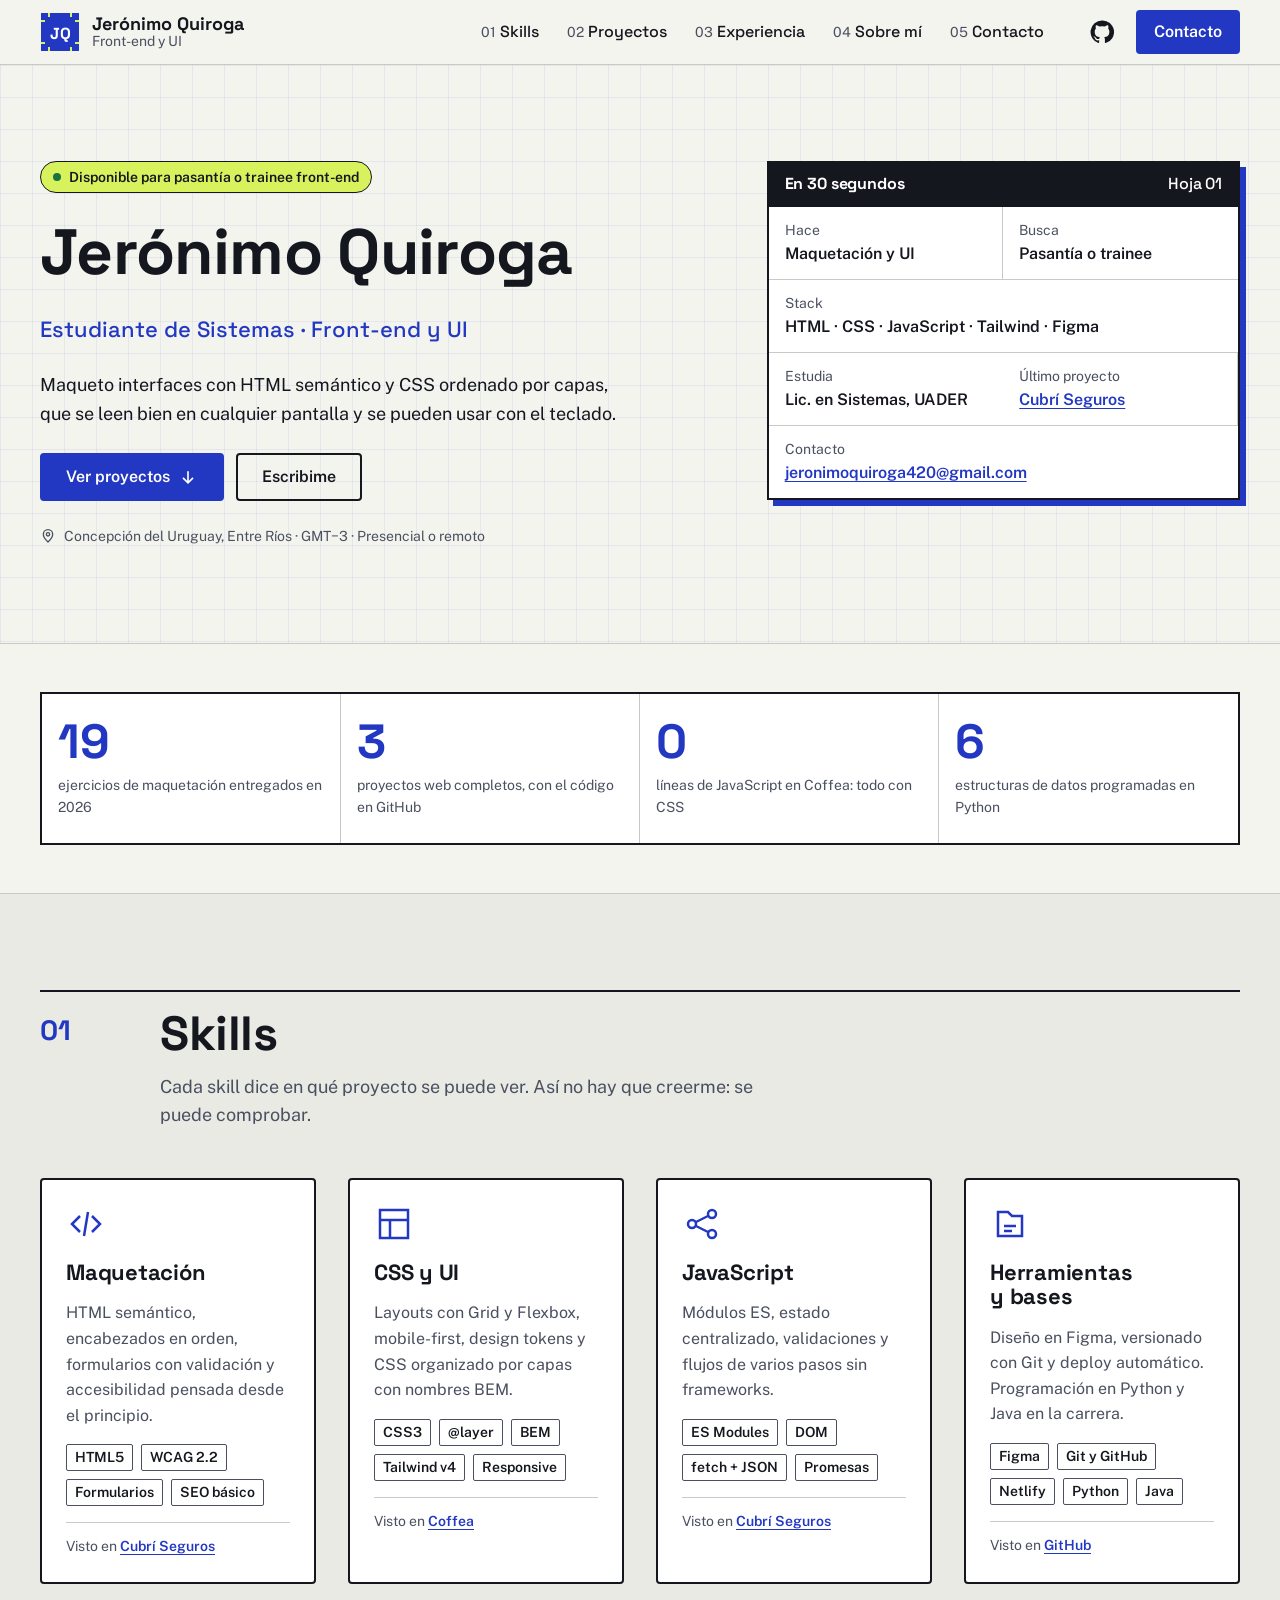
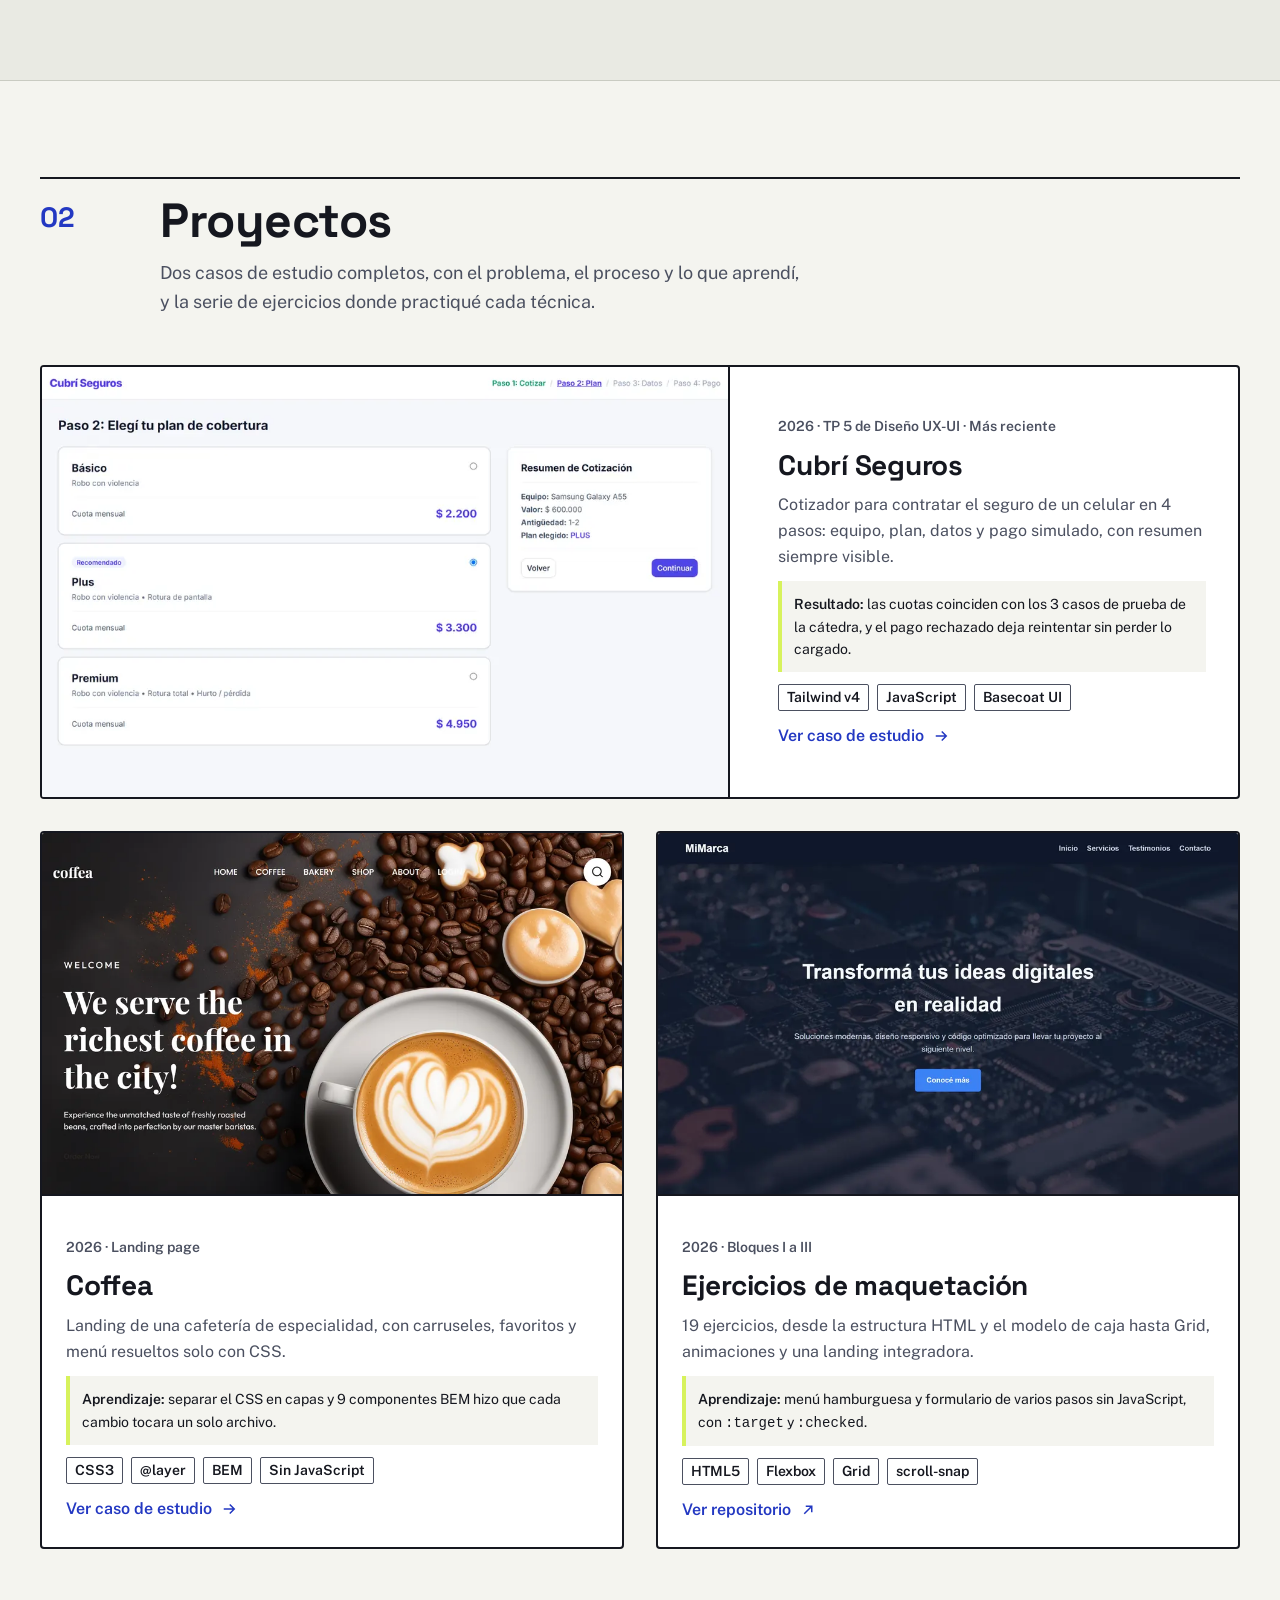
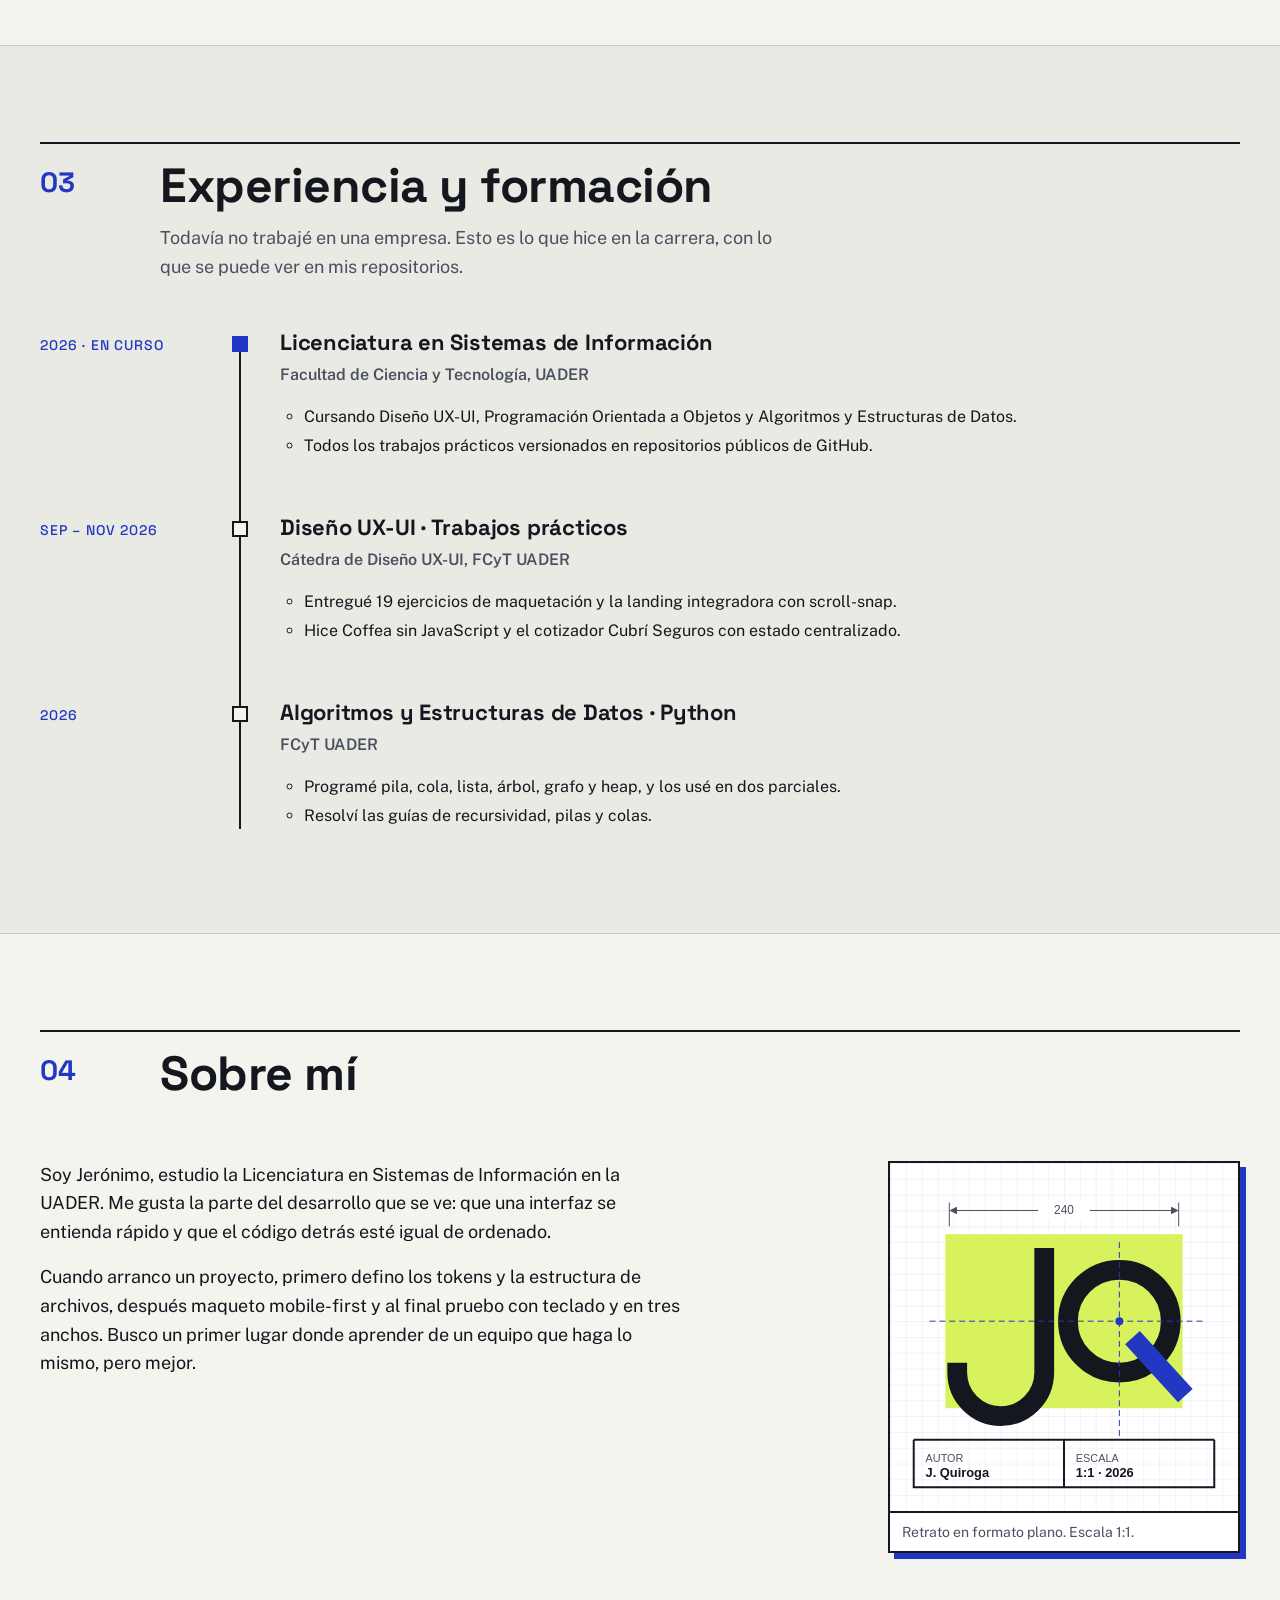
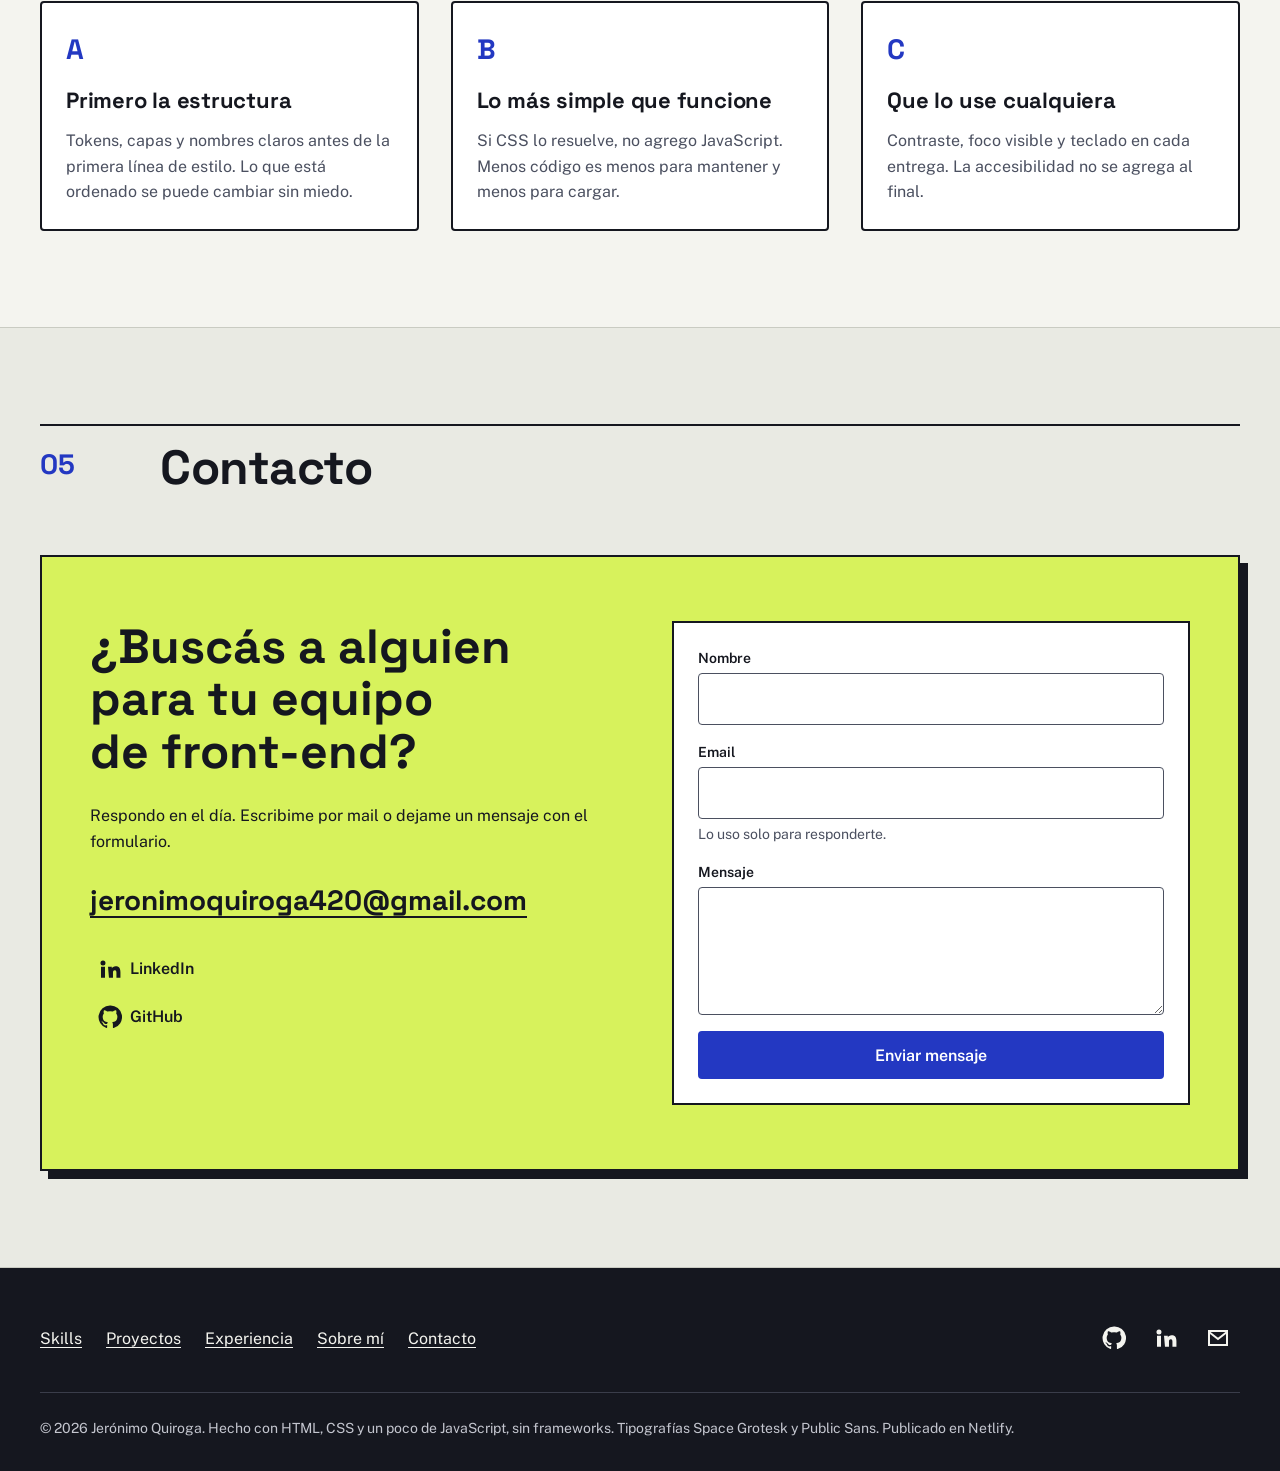
<file: docs/figma/inicio-desktop.html>
<!doctype html>
<html lang="es">
<head>
  <meta charset="utf-8">
  <meta name="viewport" content="width=device-width, initial-scale=1">
  
  <title>Jerónimo Quiroga · Front-end y UI · Portfolio</title>
  <meta name="description" content="Portfolio de Jerónimo Quiroga, estudiante de Sistemas en la UADER. Maqueta interfaces con HTML semántico, CSS ordenado y JavaScript. Busca pasantía o puesto trainee front-end.">
  <meta name="theme-color" content="#f4f4ef">
  <meta name="author" content="Jerónimo Quiroga">
  
  <meta property="og:type" content="website">
  <meta property="og:locale" content="es_AR">
  <meta property="og:url" content="https://jeronimo-quiroga.netlify.app/">
  <meta property="og:title" content="Jerónimo Quiroga · Front-end y UI">
  <meta property="og:description" content="Estudiante de Sistemas que maqueta interfaces claras y accesibles. Proyectos, skills y contacto.">
  <meta property="og:image" content="https://jeronimo-quiroga.netlify.app/assets/img/og.png">
  <meta property="og:image:width" content="1200">
  <meta property="og:image:height" content="630">
  <meta property="og:image:alt" content="Portfolio de Jerónimo Quiroga: Front-end y UI">
  <meta name="twitter:card" content="summary_large_image">
  
  
  
  
  
  
  
  
  
<style>/* Design system "Plano": los mismos tokens que en Figma (página 03 · Design system). */
@font-face {
  font-family: 'Space Grotesk';
  font-style: normal;
  font-weight: 500;
  font-display: swap;
  src: url('/assets/fonts/space-grotesk-latin-500-normal.woff2') format('woff2');
}
@font-face {
  font-family: 'Space Grotesk';
  font-style: normal;
  font-weight: 700;
  font-display: swap;
  src: url('/assets/fonts/space-grotesk-latin-700-normal.woff2') format('woff2');
}
@font-face {
  font-family: 'Public Sans';
  font-style: normal;
  font-weight: 400;
  font-display: swap;
  src: url('/assets/fonts/public-sans-latin-400-normal.woff2') format('woff2');
}
@font-face {
  font-family: 'Public Sans';
  font-style: normal;
  font-weight: 600;
  font-display: swap;
  src: url('/assets/fonts/public-sans-latin-600-normal.woff2') format('woff2');
}

@layer tokens {
  :root {
    /* Color · primario y secundario */
    --color-cobalto: #2338c2;
    --color-cobalto-hover: #1a2a94;
    --color-cobalto-activo: #121e6e;
    --color-cobalto-suave: #e3e7fb;
    --color-lima: #d7f25c;
    --color-lima-hover: #c6e23f;

    /* Color · neutros */
    --color-tinta: #15171f;
    --color-grafito: #4b5060;
    --color-linea: #c9cbc2;
    --color-papel: #f4f4ef;
    --color-papel-2: #e9eae3;
    --color-blanco: #ffffff;

    /* Color · estados */
    --color-exito: #17733f;
    --color-error: #b3261e;
    --color-aviso: #8a5300;
    --color-info: var(--color-cobalto);

    /* Tipografía */
    --fuente-titulo: 'Space Grotesk', 'Segoe UI', system-ui, sans-serif;
    --fuente-texto: 'Public Sans', 'Segoe UI', system-ui, sans-serif;
    --texto-xs: 0.875rem;   /* 14 */
    --texto-s: 1rem;        /* 16 */
    --texto-m: 1.125rem;    /* 18 */
    --texto-l: 1.375rem;    /* 22 */
    --texto-xl: 1.75rem;    /* 28 */
    --texto-2xl: 2.25rem;   /* 36 */
    --texto-3xl: 3rem;      /* 48 */
    --texto-4xl: 4rem;      /* 64 */
    --interlineado-titulo: 1.1;
    --interlineado-texto: 1.6;

    /* Espaciado · múltiplos de 4 */
    --e-1: 0.25rem;  /* 4 */
    --e-2: 0.5rem;   /* 8 */
    --e-3: 0.75rem;  /* 12 */
    --e-4: 1rem;     /* 16 */
    --e-5: 1.5rem;   /* 24 */
    --e-6: 2rem;     /* 32 */
    --e-7: 3rem;     /* 48 */
    --e-8: 4rem;     /* 64 */
    --e-9: 6rem;     /* 96 */

    /* Grilla: 4 columnas (mobile), 8 (tablet) y 12 (desktop) */
    --ancho-max: 75rem;  /* 1200 */
    --margen: 1rem;      /* 16 · 24 · 32 según breakpoint */
    --medianil: 1rem;

    /* Bordes, sombras y movimiento */
    --borde: 1px solid var(--color-linea);
    --borde-fuerte: 2px solid var(--color-tinta);
    --radio: 4px;
    --sombra-plano: 6px 6px 0 var(--color-cobalto);
    --altura-cabecera: 4rem;
    --duracion: 180ms;
    --curva: cubic-bezier(0.2, 0.7, 0.2, 1);
  }

  
    :root { --margen: 1.5rem; --medianil: 1.5rem; }
  
  
    :root { --margen: 2rem; --medianil: 2rem; }
  
}

/* Estilos mobile-first ordenados por capas, igual que en Coffea.
   Breakpoints: 48em (768 px) y 80em (1280 px). Nombres de clase con BEM. */
@layer tokens, base, layout, components, utilities;

/* ============ BASE ============ */
@layer base {
  *, *::before, *::after { box-sizing: border-box; }
  html {
    -webkit-text-size-adjust: 100%;
    text-size-adjust: 100%;
    scroll-behavior: smooth;
    scroll-padding-top: calc(var(--altura-cabecera) + var(--e-4));
  }
  body {
    margin: 0;
    background: var(--color-papel);
    color: var(--color-tinta);
    font-family: var(--fuente-texto);
    font-size: var(--texto-s);
    line-height: var(--interlineado-texto);
    overflow-x: hidden;
  }
  h1, h2, h3, h4 {
    margin: 0;
    font-family: var(--fuente-titulo);
    font-weight: 700;
    line-height: var(--interlineado-titulo);
    letter-spacing: -0.01em;
    text-wrap: balance;
  }
  p, ul, ol, dl, dd, figure { margin: 0; }
  ul[role='list'], ol[role='list'] { list-style: none; padding: 0; }
  img, svg { display: block; max-width: 100%; height: auto; }
  a { color: var(--color-cobalto); text-underline-offset: 0.2em; }
  a:hover { color: var(--color-cobalto-hover); }
  a:active { color: var(--color-cobalto-activo); }
  :focus-visible {
    outline: 3px solid var(--color-cobalto);
    outline-offset: 3px;
  }
  section[id], [id] { scroll-margin-top: calc(var(--altura-cabecera) + var(--e-4)); }
  ::selection { background: var(--color-lima); color: var(--color-tinta); }

  
}

/* ============ LAYOUT ============ */
@layer layout {
  .contenedor {
    width: 100%;
    max-width: calc(var(--ancho-max) + var(--margen) * 2);
    margin-inline: auto;
    padding-inline: var(--margen);
  }
  .seccion { padding-block: var(--e-8); }
  .seccion--compacta { padding-block: var(--e-7) 0 !important; }
  .seccion--alterna { background: var(--color-papel-2); border-block: var(--borde); }
  .grilla { display: grid; gap: var(--medianil); }
  
    .seccion { padding-block: var(--e-9); }
    .grilla--2 { grid-template-columns: repeat(2, 1fr); }
    .grilla--4 { grid-template-columns: repeat(2, 1fr); }
  
  
    .grilla--3 { grid-template-columns: repeat(3, 1fr); }
    .grilla--4 { grid-template-columns: repeat(4, 1fr); }
  
}

/* ============ COMPONENTES ============ */
@layer components {
  /* Saltar al contenido */
  .salto {
    position: absolute;
    left: var(--e-4);
    top: -100px;
    z-index: 100;
    padding: var(--e-3) var(--e-4);
    background: var(--color-tinta);
    color: var(--color-blanco);
    font-weight: 600;
    border-radius: var(--radio);
  }
  .salto:focus { top: var(--e-3); color: var(--color-blanco); }

  /* Cabecera fija */
  .cabecera {
    position: sticky;
    top: 0;
    z-index: 50;
    background: color-mix(in srgb, var(--color-papel) 94%, transparent);
    backdrop-filter: blur(6px);
    border-bottom: var(--borde);
  }
  .cabecera__barra {
    display: flex;
    align-items: center;
    gap: var(--e-4);
    min-height: var(--altura-cabecera);
  }
  .logo {
    display: inline-flex;
    align-items: center;
    gap: var(--e-3);
    color: var(--color-tinta);
    text-decoration: none;
    font-family: var(--fuente-titulo);
    font-weight: 700;
    margin-right: auto;
  }
  .logo:hover { color: var(--color-cobalto); }
  .logo__marca { width: 2.5rem; height: 2.5rem; flex: none; }
  .logo__nombre { font-size: var(--texto-m); line-height: 1.1; }
  .logo__rol { display: block; font-family: var(--fuente-texto); font-weight: 400; font-size: var(--texto-xs); color: var(--color-grafito); }

  .nav-toggle {
    display: inline-flex;
    align-items: center;
    gap: var(--e-2);
    min-height: 44px;
    padding: var(--e-2) var(--e-3);
    background: transparent;
    color: var(--color-tinta);
    border: var(--borde-fuerte);
    border-radius: var(--radio);
    font: 600 var(--texto-s) var(--fuente-texto);
    cursor: pointer;
  }
  .nav-toggle:hover { background: var(--color-blanco); }
  .nav-toggle:active { background: var(--color-papel-2); }
  .nav-toggle__icono { width: 1.25rem; height: 1.25rem; }
  .nav-toggle__icono .cerrar { display: none; }
  .nav-toggle[aria-expanded='true'] .abrir { display: none; }
  .nav-toggle[aria-expanded='true'] .cerrar { display: block; }

  .nav {
    position: absolute;
    inset: 100% 0 auto 0;
    background: var(--color-papel);
    border-bottom: var(--borde-fuerte);
    padding: var(--e-4) var(--margen) var(--e-5);
  }
  .nav { display: none; }
  .nav-toggle[aria-expanded='true'] + .nav { display: block; }
  .nav__lista { display: grid; gap: var(--e-1); }
  .nav__link {
    display: flex;
    align-items: baseline;
    gap: var(--e-3);
    padding: var(--e-3) var(--e-2);
    color: var(--color-tinta);
    text-decoration: none;
    font-family: var(--fuente-titulo);
    font-weight: 500;
    font-size: var(--texto-l);
    border-bottom: var(--borde);
  }
  .nav__num { font-size: var(--texto-xs); color: var(--color-grafito); font-family: var(--fuente-texto); }
  .nav__link:hover { color: var(--color-cobalto); }
  .nav__link:active { color: var(--color-cobalto-activo); }
  .nav__link[aria-current='true'] { color: var(--color-cobalto); }
  .nav__link[aria-current='true'] .nav__num { color: var(--color-cobalto); }
  .nav__acciones { display: flex; flex-wrap: wrap; gap: var(--e-3); margin-top: var(--e-5); }

  .icono-link {
    display: inline-flex;
    align-items: center;
    justify-content: center;
    gap: var(--e-2);
    min-height: 44px;
    min-width: 44px;
    padding: var(--e-2);
    color: var(--color-tinta);
    border-radius: var(--radio);
    text-decoration: none;
    font-weight: 600;
  }
  .icono-link svg { width: 1.5rem; height: 1.5rem; }
  .icono-link:hover { color: var(--color-cobalto); background: var(--color-cobalto-suave); }
  .icono-link:active { background: var(--color-papel-2); }

  
    .nav-toggle { display: none; }
    .nav, .nav-toggle[aria-expanded] + .nav {
      position: static;
      display: flex;
      align-items: center;
      gap: var(--e-5);
      padding: 0;
      background: none;
      border: 0;
    }
    .nav__lista { display: flex; gap: var(--e-1); }
    .nav__link {
      position: relative;
      font-size: var(--texto-s);
      padding: var(--e-2) var(--e-3);
      border: 0;
      gap: var(--e-1);
    }
    .nav__link::after {
      content: '';
      position: absolute;
      left: var(--e-3);
      right: var(--e-3);
      bottom: 2px;
      height: 2px;
      background: currentColor;
      transform: scaleX(0);
      transform-origin: left;
      transition: transform var(--duracion) var(--curva);
    }
    .nav__link:hover::after, .nav__link[aria-current='true']::after { transform: scaleX(1); }
    .nav__acciones { margin: 0; align-items: center; }
  

  /* Botón: primario, secundario y chico. Estados: normal, hover, active, focus y disabled */
  .boton {
    display: inline-flex;
    align-items: center;
    justify-content: center;
    gap: var(--e-2);
    min-height: 48px;
    padding: var(--e-3) var(--e-5);
    border: 2px solid var(--color-cobalto);
    border-radius: var(--radio);
    background: var(--color-cobalto);
    color: var(--color-blanco);
    font: 600 var(--texto-s)/1.2 var(--fuente-texto);
    text-decoration: none;
    cursor: pointer;
    transition: transform var(--duracion) var(--curva), box-shadow var(--duracion) var(--curva), background-color var(--duracion);
  }
  .boton svg { width: 1.25rem; height: 1.25rem; }
  .boton:hover {
    background: var(--color-cobalto-hover);
    border-color: var(--color-cobalto-hover);
    color: var(--color-blanco);
    transform: translate(-2px, -2px);
    box-shadow: 4px 4px 0 var(--color-tinta);
  }
  .boton:active {
    background: var(--color-cobalto-activo);
    border-color: var(--color-cobalto-activo);
    color: var(--color-blanco);
    transform: none;
    box-shadow: none;
  }
  .boton:disabled, .boton[aria-disabled='true'] {
    background: var(--color-papel-2);
    border-color: var(--color-linea);
    color: var(--color-grafito);
    transform: none;
    box-shadow: none;
    cursor: not-allowed;
  }
  .boton--secundario { background: transparent; color: var(--color-tinta); border-color: var(--color-tinta); }
  .boton--secundario:hover { background: var(--color-lima); border-color: var(--color-tinta); color: var(--color-tinta); }
  .boton--secundario:active { background: var(--color-lima-hover); border-color: var(--color-tinta); color: var(--color-tinta); }
  .boton--chico { min-height: 44px; padding: var(--e-2) var(--e-4); }

  /* Etiqueta (tag/chip) */
  .etiquetas { display: flex; flex-wrap: wrap; gap: var(--e-2); }
  .etiqueta {
    display: inline-block;
    padding: 2px var(--e-2);
    border: 1px solid var(--color-grafito);
    border-radius: 2px;
    background: var(--color-blanco);
    color: var(--color-tinta);
    font-size: var(--texto-xs);
    font-weight: 600;
    line-height: 1.5;
  }

  /* Insignia de disponibilidad */
  .insignia {
    display: inline-flex;
    align-items: center;
    gap: var(--e-2);
    padding: var(--e-1) var(--e-3);
    background: var(--color-lima);
    color: var(--color-tinta);
    border: 1px solid var(--color-tinta);
    border-radius: 999px;
    font-size: var(--texto-xs);
    font-weight: 600;
  }
  .insignia__punto { width: 0.5rem; height: 0.5rem; border-radius: 50%; background: var(--color-exito); flex: none; }

  /* Kicker / numeración de secciones */
  .kicker {
    font-family: var(--fuente-titulo);
    font-weight: 500;
    font-size: var(--texto-xs);
    letter-spacing: 0.08em;
    text-transform: uppercase;
    color: var(--color-grafito);
  }

  /* Hero */
  .hero {
    position: relative;
    padding-block: var(--e-7) var(--e-8);
    background-image:
      linear-gradient(to right, rgb(35 56 194 / 0.07) 1px, transparent 1px),
      linear-gradient(to bottom, rgb(35 56 194 / 0.07) 1px, transparent 1px);
    background-size: 32px 32px;
    border-bottom: var(--borde);
  }
  .hero__grilla { display: grid; gap: var(--e-7); align-items: start; }
  .hero__texto { display: grid; gap: var(--e-5); justify-items: start; }
  .hero__titulo { font-size: clamp(2.5rem, 9vw, var(--texto-4xl)); }
  .hero__rol { font-family: var(--fuente-titulo); font-weight: 500; font-size: var(--texto-l); color: var(--color-cobalto); }
  .hero__propuesta { font-size: var(--texto-m); max-width: 36rem; }
  .hero__acciones { display: flex; flex-wrap: wrap; gap: var(--e-3); }
  .hero__ubicacion { display: flex; align-items: center; gap: var(--e-2); color: var(--color-grafito); font-size: var(--texto-xs); }
  .hero__ubicacion svg { width: 1rem; height: 1rem; flex: none; }
  
    .hero { padding-block: var(--e-9); }
    .hero__grilla { grid-template-columns: 7fr 5fr; gap: var(--e-8); }
  

  /* Rótulo: la ficha de 30 segundos, como el rótulo de un plano */
  .rotulo {
    background: var(--color-blanco);
    border: var(--borde-fuerte);
    box-shadow: var(--sombra-plano);
  }
  .rotulo__titulo {
    display: flex;
    justify-content: space-between;
    gap: var(--e-3);
    padding: var(--e-3) var(--e-4);
    border-bottom: var(--borde-fuerte);
    background: var(--color-tinta);
    color: var(--color-blanco);
    font-family: var(--fuente-titulo);
    font-size: var(--texto-s);
  }
  .rotulo__titulo span { font-weight: 500; }
  .rotulo__datos { display: grid; grid-template-columns: 1fr 1fr; }
  .rotulo__dato { padding: var(--e-3) var(--e-4); border-bottom: var(--borde); }
  .rotulo__dato:nth-child(odd) { border-right: var(--borde); }
  .rotulo__dato--ancho { grid-column: 1 / -1; border-right: 0 !important; }
  .rotulo__dato:last-child { border-bottom: 0; }
  .rotulo dt { font-size: var(--texto-xs); color: var(--color-grafito); }
  .rotulo dd { font-weight: 600; }

  /* Encabezado de sección */
  .encabezado {
    display: grid;
    gap: var(--e-3);
    margin-bottom: var(--e-7);
    padding-top: var(--e-4);
    border-top: var(--borde-fuerte);
  }
  .encabezado__num { font-family: var(--fuente-titulo); font-weight: 700; color: var(--color-cobalto); }
  .encabezado__titulo { font-size: clamp(var(--texto-xl), 6vw, var(--texto-3xl)); }
  .encabezado__bajada { color: var(--color-grafito); font-size: var(--texto-m); max-width: 40rem; }
  
    .encabezado { grid-template-columns: 6rem 1fr; column-gap: var(--e-5); }
    .encabezado__num { grid-row: span 2; font-size: var(--texto-xl); }
  

  /* Métricas */
  .metricas { display: grid; grid-template-columns: repeat(2, 1fr); gap: 0; border: var(--borde-fuerte); background: var(--color-blanco); }
  .metrica { padding: var(--e-5) var(--e-4); border-right: var(--borde); border-bottom: var(--borde); }
  .metrica:nth-child(2n) { border-right: 0; }
  .metrica:nth-last-child(-n + 2) { border-bottom: 0; }
  .metrica__numero { display: block; font-family: var(--fuente-titulo); font-weight: 700; font-size: clamp(var(--texto-2xl), 8vw, var(--texto-3xl)); line-height: 1; color: var(--color-cobalto); }
  .metrica__etiqueta { display: block; margin-top: var(--e-2); font-size: var(--texto-xs); color: var(--color-grafito); }
  
    .metricas { grid-template-columns: repeat(4, 1fr); }
    .metrica { border-bottom: 0; border-right: var(--borde) !important; }
    .metrica:last-child { border-right: 0 !important; }
  

  /* Tarjeta base */
  .tarjeta {
    position: relative;
    display: grid;
    gap: var(--e-4);
    align-content: start;
    padding: var(--e-5);
    background: var(--color-blanco);
    border: var(--borde-fuerte);
    border-radius: var(--radio);
  }
  .tarjeta__titulo { font-size: var(--texto-l); }
  .tarjeta__texto { color: var(--color-grafito); }
  .tarjeta__pie { font-size: var(--texto-xs); color: var(--color-grafito); padding-top: var(--e-3); border-top: var(--borde); }
  .tarjeta__pie a { font-weight: 600; }

  /* Skills */
  .skill__icono { width: 2.5rem; height: 2.5rem; color: var(--color-cobalto); }

  /* Tarjeta de proyecto: toda la tarjeta es clickeable */
  .proyecto { padding: 0; overflow: hidden; transition: transform var(--duracion) var(--curva), box-shadow var(--duracion) var(--curva); }
  .proyecto__imagen { aspect-ratio: 16 / 10; width: 100%; object-fit: cover; object-position: top; border-bottom: var(--borde-fuerte); background: var(--color-papel-2); }
  .proyecto__cuerpo { display: grid; gap: var(--e-3); padding: var(--e-5); }
  .proyecto__meta { font-size: var(--texto-xs); color: var(--color-grafito); font-weight: 600; }
  .proyecto__titulo { font-size: var(--texto-xl); }
  .proyecto__link { color: var(--color-tinta); text-decoration: none; }
  .proyecto__link::after { content: ''; position: absolute; inset: 0; z-index: 1; }
  .proyecto__link:focus-visible { outline: none; }
  .proyecto:has(.proyecto__link:focus-visible) { outline: 3px solid var(--color-cobalto); outline-offset: 4px; }
  .proyecto__resultado { padding: var(--e-3); background: var(--color-papel); border-left: 4px solid var(--color-lima); font-size: var(--texto-xs); }
  .proyecto__accion { display: inline-flex; align-items: center; gap: var(--e-2); font-weight: 600; color: var(--color-cobalto); }
  .proyecto__accion svg { width: 1.125rem; height: 1.125rem; transition: transform var(--duracion) var(--curva); }
  .proyecto:hover { transform: translate(-4px, -4px); box-shadow: var(--sombra-plano); }
  .proyecto:hover .proyecto__accion svg { transform: translateX(4px); }
  .proyecto:active { transform: translate(-1px, -1px); box-shadow: 2px 2px 0 var(--color-cobalto); }
  .proyecto:hover .proyecto__titulo { color: var(--color-cobalto); }
  
    .proyecto--destacado { grid-column: 1 / -1; grid-template-columns: 7fr 5fr; }
    .proyecto--destacado .proyecto__imagen { height: 100%; border-bottom: 0; border-right: var(--borde-fuerte); }
    .proyecto--destacado .proyecto__cuerpo { align-content: center; padding: var(--e-7) var(--e-6); }
  
  

  /* Línea de tiempo */
  .linea-tiempo { position: relative; display: grid; gap: var(--e-6); padding-left: var(--e-6); }
  .linea-tiempo::before { content: ''; position: absolute; left: 7px; top: 8px; bottom: 8px; width: 2px; background: var(--color-tinta); }
  .hito { position: relative; display: grid; gap: var(--e-2); }
  .hito::before {
    content: '';
    position: absolute;
    left: calc(var(--e-6) * -1);
    top: 6px;
    width: 16px;
    height: 16px;
    background: var(--color-papel);
    border: 2px solid var(--color-tinta);
    transition: background-color var(--duracion);
  }
  .hito:hover::before { background: var(--color-lima); }
  .hito--actual::before { background: var(--color-cobalto); border-color: var(--color-cobalto); }
  .hito__periodo { font-family: var(--fuente-titulo); font-weight: 500; font-size: var(--texto-xs); color: var(--color-cobalto); text-transform: uppercase; letter-spacing: 0.06em; }
  .hito__rol { font-size: var(--texto-l); }
  .hito__lugar { color: var(--color-grafito); font-weight: 600; }
  .hito__logros { margin-top: var(--e-2); padding-left: var(--e-5); display: grid; gap: var(--e-1); }
  
    .linea-tiempo { padding-left: 0; gap: var(--e-7); }
    .linea-tiempo::before { left: calc(12rem + 7px); }
    .hito { grid-template-columns: 12rem 1fr; column-gap: var(--e-7); }
    .hito::before { left: 12rem; }
    .hito__periodo { padding-top: 4px; grid-row: span 4; }
  

  /* Sobre mí */
  .sobre { display: grid; gap: var(--e-7); align-items: start; }
  .sobre__texto { display: grid; gap: var(--e-4); font-size: var(--texto-m); max-width: 40rem; }
  .sobre__retrato { max-width: 22rem; border: var(--borde-fuerte); background: var(--color-blanco); box-shadow: var(--sombra-plano); }
  .sobre__retrato figcaption { padding: var(--e-2) var(--e-3); border-top: var(--borde-fuerte); font-size: var(--texto-xs); color: var(--color-grafito); }
  .principio__num { font-family: var(--fuente-titulo); font-weight: 700; color: var(--color-cobalto); font-size: var(--texto-xl); }
  
    .sobre { grid-template-columns: 1fr 22rem; gap: var(--e-8); }
  

  /* Contacto */
  .contacto {
    display: grid;
    gap: var(--e-7);
    padding: var(--e-6) var(--e-5);
    background: var(--color-lima);
    border: var(--borde-fuerte);
    box-shadow: 8px 8px 0 var(--color-tinta);
  }
  .contacto__titulo { font-family: var(--fuente-titulo); font-weight: 700; line-height: var(--interlineado-titulo); font-size: clamp(var(--texto-2xl), 7vw, var(--texto-3xl)); text-wrap: balance; }
  .contacto__texto { display: grid; gap: var(--e-5); align-content: start; }
  .contacto__email {
    font-family: var(--fuente-titulo);
    font-weight: 700;
    font-size: clamp(var(--texto-m), 4.6vw, var(--texto-xl));
    color: var(--color-tinta);
    overflow-wrap: anywhere;
  }
  .contacto__email:hover { color: var(--color-cobalto-activo); }
  .contacto__redes { display: grid; gap: var(--e-1); }
  .contacto__redes a { color: var(--color-tinta); font-weight: 600; }
  .contacto__redes .icono-link { justify-content: flex-start; }
  .contacto__redes .icono-link:hover { background: var(--color-blanco); color: var(--color-tinta); }
  
    .contacto { grid-template-columns: 1fr 1fr; padding: var(--e-8) var(--e-7); gap: var(--e-8); }
  

  /* Formulario */
  .formulario { display: grid; gap: var(--e-4); padding: var(--e-5); background: var(--color-blanco); border: var(--borde-fuerte); }
  .campo { display: grid; gap: var(--e-1); }
  .campo__etiqueta { font-weight: 600; font-size: var(--texto-xs); }
  .campo__control {
    width: 100%;
    min-height: 48px;
    padding: var(--e-3);
    border: 1px solid var(--color-grafito);
    border-radius: var(--radio);
    background: var(--color-blanco);
    color: var(--color-tinta);
    font: inherit;
  }
  textarea.campo__control { min-height: 8rem; resize: vertical; }
  .campo__control:hover { border-color: var(--color-tinta); }
  .campo__control:focus-visible { outline: 3px solid var(--color-cobalto); outline-offset: 1px; border-color: var(--color-cobalto); }
  .campo__control:user-invalid { border-color: var(--color-error); border-width: 2px; }
  .campo__ayuda { font-size: var(--texto-xs); color: var(--color-grafito); }
  .oculto-bot { position: absolute; left: -9999px; }

  /* Pie */
  .pie { padding-block: var(--e-7) var(--e-6); background: var(--color-tinta); color: var(--color-papel); }
  .pie a { color: var(--color-papel); }
  .pie a:hover { color: var(--color-lima); }
  .pie :focus-visible { outline-color: var(--color-lima); }
  .pie__grilla { display: grid; gap: var(--e-6); }
  .pie__nav ul { display: flex; flex-wrap: wrap; gap: var(--e-2) var(--e-5); }
  .pie__nav a { display: inline-block; padding-block: var(--e-2); }
  .pie__redes { display: flex; gap: var(--e-2); }
  .pie__redes .icono-link { color: var(--color-papel); }
  .pie__redes .icono-link:hover { background: rgb(255 255 255 / 0.1); color: var(--color-lima); }
  .pie__legal { grid-column: 1 / -1; font-size: var(--texto-xs); color: #c4c6cf; padding-top: var(--e-5); border-top: 1px solid #3a3d4a; }
  
    .pie__grilla { grid-template-columns: 1fr auto; align-items: center; }
  

  /* Páginas de caso de estudio */
  .caso-hero { padding-block: var(--e-7); border-bottom: var(--borde); }
  .caso-hero__grilla { display: grid; gap: var(--e-6); }
  .caso-hero__titulo { font-size: clamp(var(--texto-2xl), 8vw, var(--texto-4xl)); }
  .caso-hero__bajada { font-size: var(--texto-m); max-width: 44rem; }
  .volver { display: inline-flex; align-items: center; gap: var(--e-2); font-weight: 600; min-height: 44px; }
  .volver svg { width: 1.125rem; height: 1.125rem; }
  .ficha { display: grid; grid-template-columns: repeat(2, 1fr); border: var(--borde-fuerte); background: var(--color-blanco); }
  .ficha > div { padding: var(--e-3) var(--e-4); border-bottom: var(--borde); }
  .ficha > div:nth-child(odd) { border-right: var(--borde); }
  .ficha > div:nth-last-child(-n + 2) { border-bottom: 0; }
  .ficha dt { font-size: var(--texto-xs); color: var(--color-grafito); }
  .ficha dd { font-weight: 600; }
  
    .ficha { grid-template-columns: repeat(4, 1fr); }
    .ficha > div { border-bottom: 0; border-right: var(--borde); }
    .ficha > div:last-child { border-right: 0; }
  
  .caso { display: grid; gap: var(--e-5); max-width: 48rem; }
  .caso h3 { font-size: var(--texto-l); margin-top: var(--e-3); }
  .caso ul, .caso ol { padding-left: var(--e-5); display: grid; gap: var(--e-2); }
  .caso p, .caso li { font-size: var(--texto-m); }
  .figura { display: grid; gap: var(--e-2); margin-block: var(--e-3); }
  .figura img { border: var(--borde-fuerte); background: var(--color-blanco); width: 100%; }
  .figura figcaption { font-size: var(--texto-xs); color: var(--color-grafito); }
  .figuras { display: grid; gap: var(--e-5); align-items: start; }
  
    .figuras { grid-template-columns: 2fr 1fr; }
  
  .pasos { counter-reset: paso; list-style: none; padding: 0 !important; }
  .pasos li { counter-increment: paso; display: grid; grid-template-columns: 2.5rem 1fr; gap: var(--e-3); align-items: start; }
  .pasos li::before { content: counter(paso, decimal-leading-zero); font-family: var(--fuente-titulo); font-weight: 700; color: var(--color-cobalto); }
  .nota { padding: var(--e-4); background: var(--color-blanco); border: var(--borde); border-left: 4px solid var(--color-cobalto); }
  .nota--lima { border-left-color: var(--color-tinta); background: var(--color-lima); }
  .datos { display: grid; grid-template-columns: repeat(auto-fit, minmax(9rem, 1fr)); gap: var(--e-3); }
  .dato { padding: var(--e-4); background: var(--color-blanco); border: var(--borde-fuerte); }
  .dato b { display: block; font-family: var(--fuente-titulo); font-size: var(--texto-2xl); line-height: 1; color: var(--color-cobalto); }
  .dato span { font-size: var(--texto-xs); color: var(--color-grafito); }
  .tabla-scroll { overflow-x: auto; }
  .tabla { width: 100%; border-collapse: collapse; background: var(--color-blanco); font-size: var(--texto-xs); }
  .tabla th, .tabla td { padding: var(--e-2) var(--e-3); border: 1px solid var(--color-linea); text-align: left; }
  .tabla th { background: var(--color-papel-2); }
  .tabla td.num { text-align: right; font-variant-numeric: tabular-nums; }
  .siguiente { display: grid; gap: var(--e-2); padding: var(--e-5); border: var(--borde-fuerte); background: var(--color-blanco); text-decoration: none; color: var(--color-tinta); transition: transform var(--duracion) var(--curva), box-shadow var(--duracion) var(--curva); }
  .siguiente strong { font-family: var(--fuente-titulo); font-size: var(--texto-xl); color: var(--color-cobalto); }
  .siguiente:hover { color: var(--color-tinta); transform: translate(-4px, -4px); box-shadow: var(--sombra-plano); }
  .siguiente:active { transform: none; box-shadow: none; }

  /* 404 */
  .error { min-height: 70vh; display: grid; align-content: center; gap: var(--e-5); justify-items: start; }
  .error__codigo { font-family: var(--fuente-titulo); font-weight: 700; font-size: clamp(5rem, 24vw, 10rem); line-height: 1; color: var(--color-cobalto); }
}

/* ============ UTILIDADES ============ */
@layer utilities {
  .visualmente-oculto {
    position: absolute !important;
    width: 1px; height: 1px;
    padding: 0; margin: -1px;
    overflow: hidden; clip: rect(0 0 0 0);
    white-space: nowrap; border: 0;
  }
  .mt-6 { margin-top: var(--e-6); }
  .mt-7 { margin-top: var(--e-7); }
}

html,body{width:1280px;} .salto{display:none}</style>
</head>
<body>
  <a class="salto" href="#contenido">Saltar al contenido</a>

  <header class="cabecera">
    <div class="contenedor cabecera__barra">
      <a class="logo" href="#inicio">
        <svg class="logo__marca" viewBox="0 0 40 40" aria-hidden="true"><rect x="1" y="1" width="38" height="38" fill="#2338c2"/><path d="M1 9h4M1 31h4M35 9h4M35 31h4M9 1v4M31 1v4M9 35v4M31 35v4" stroke="#d7f25c" stroke-width="2"/><text x="20" y="26.5" text-anchor="middle" font-family="Space Grotesk, sans-serif" font-weight="700" font-size="16" fill="#fff">JQ</text></svg>
        <span class="logo__nombre">Jerónimo Quiroga<span class="logo__rol">Front-end y UI</span></span>
      </a>
      <button class="nav-toggle" type="button" aria-expanded="false" aria-controls="menu">
        <svg class="nav-toggle__icono" viewBox="0 0 24 24" fill="none" stroke="currentColor" stroke-width="2" aria-hidden="true"><path class="abrir" d="M3 6h18M3 12h18M3 18h18"/><path class="cerrar" d="M5 5l14 14M19 5L5 19"/></svg>
        Menú
      </button>
      <nav class="nav" id="menu" aria-label="Secciones">
        <ul class="nav__lista" role="list">
          <li><a class="nav__link" href="#skills"><span class="nav__num">01</span>Skills</a></li>
          <li><a class="nav__link" href="#proyectos"><span class="nav__num">02</span>Proyectos</a></li>
          <li><a class="nav__link" href="#experiencia"><span class="nav__num">03</span>Experiencia</a></li>
          <li><a class="nav__link" href="#sobre-mi"><span class="nav__num">04</span>Sobre mí</a></li>
          <li><a class="nav__link" href="#contacto"><span class="nav__num">05</span>Contacto</a></li>
        </ul>
        <div class="nav__acciones">
          <a class="icono-link" href="https://github.com/jeronimoquiroga-byte" target="_blank" rel="noopener noreferrer" aria-label="GitHub de Jerónimo (se abre en otra pestaña)">
            <svg viewBox="0 0 24 24" fill="currentColor" aria-hidden="true"><path d="M12 .5a11.5 11.5 0 0 0-3.64 22.4c.58.1.79-.25.79-.56v-2c-3.2.7-3.88-1.37-3.88-1.37-.52-1.33-1.28-1.69-1.28-1.69-1.05-.71.08-.7.08-.7 1.16.08 1.77 1.19 1.77 1.19 1.03 1.77 2.7 1.26 3.36.96.1-.75.4-1.26.73-1.55-2.55-.29-5.24-1.28-5.24-5.68 0-1.26.45-2.28 1.18-3.09-.12-.29-.51-1.46.11-3.04 0 0 .97-.31 3.17 1.18a11 11 0 0 1 5.77 0c2.2-1.49 3.17-1.18 3.17-1.18.63 1.58.23 2.75.11 3.04.74.81 1.18 1.83 1.18 3.09 0 4.41-2.69 5.38-5.25 5.67.41.36.78 1.06.78 2.14v3.17c0 .31.21.67.8.56A11.5 11.5 0 0 0 12 .5z"/></svg>
          </a>
          <a class="boton boton--chico" href="#contacto">Contacto</a>
        </div>
      </nav>
    </div>
  </header>

  <main id="contenido">
    <!-- HERO -->
    <section class="hero" id="inicio" aria-labelledby="titulo-hero">
      <div class="contenedor hero__grilla">
        <div class="hero__texto">
          <p class="insignia"><span class="insignia__punto" aria-hidden="true"></span>Disponible para pasantía o trainee front-end</p>
          <h1 class="hero__titulo" id="titulo-hero">Jerónimo Quiroga</h1>
          <p class="hero__rol">Estudiante de Sistemas · Front-end y UI</p>
          <p class="hero__propuesta">Maqueto interfaces con HTML semántico y CSS ordenado por capas, que se leen bien en cualquier pantalla y se pueden usar con el teclado.</p>
          <div class="hero__acciones">
            <a class="boton" href="#proyectos">Ver proyectos
              <svg viewBox="0 0 24 24" fill="none" stroke="currentColor" stroke-width="2" aria-hidden="true"><path d="M12 5v14M6 13l6 6 6-6"/></svg>
            </a>
            <a class="boton boton--secundario" href="#contacto">Escribime</a>
          </div>
          <p class="hero__ubicacion">
            <svg viewBox="0 0 24 24" fill="none" stroke="currentColor" stroke-width="2" aria-hidden="true"><path d="M12 21s-7-6.2-7-11.5A7 7 0 0 1 19 9.5C19 14.8 12 21 12 21z"/><circle cx="12" cy="9.5" r="2.5"/></svg>
            Concepción del Uruguay, Entre Ríos · GMT−3 · Presencial o remoto
          </p>
        </div>

        <aside class="rotulo" aria-labelledby="titulo-rotulo">
          <h2 class="rotulo__titulo" id="titulo-rotulo">En 30 segundos <span>Hoja 01</span></h2>
          <dl class="rotulo__datos">
            <div class="rotulo__dato"><dt>Hace</dt><dd>Maquetación y UI</dd></div>
            <div class="rotulo__dato"><dt>Busca</dt><dd>Pasantía o trainee</dd></div>
            <div class="rotulo__dato rotulo__dato--ancho"><dt>Stack</dt><dd>HTML · CSS · JavaScript · Tailwind · Figma</dd></div>
            <div class="rotulo__dato"><dt>Estudia</dt><dd>Lic. en Sistemas, UADER</dd></div>
            <div class="rotulo__dato"><dt>Último proyecto</dt><dd><a href="casos/cubri-seguros.html">Cubrí Seguros</a></dd></div>
            <div class="rotulo__dato rotulo__dato--ancho"><dt>Contacto</dt><dd><a href="mailto:jeronimoquiroga420@gmail.com">jeronimoquiroga420@gmail.com</a></dd></div>
          </dl>
        </aside>
      </div>
    </section>

    <!-- MÉTRICAS -->
    <section class="seccion seccion--compacta" aria-labelledby="titulo-logros" id="logros">
      <div class="contenedor">
        <h2 class="visualmente-oculto" id="titulo-logros">Logros en números</h2>
        <ul class="metricas" role="list">
          <li class="metrica"><span class="metrica__numero">19</span><span class="metrica__etiqueta">ejercicios de maquetación entregados en 2026</span></li>
          <li class="metrica"><span class="metrica__numero">3</span><span class="metrica__etiqueta">proyectos web completos, con el código en GitHub</span></li>
          <li class="metrica"><span class="metrica__numero">0</span><span class="metrica__etiqueta">líneas de JavaScript en Coffea: todo con CSS</span></li>
          <li class="metrica"><span class="metrica__numero">6</span><span class="metrica__etiqueta">estructuras de datos programadas en Python</span></li>
        </ul>
      </div>
    </section>

    <!-- SKILLS -->
    <section class="seccion seccion--alterna mt-7" id="skills" aria-labelledby="titulo-skills">
      <div class="contenedor">
        <header class="encabezado">
          <span class="encabezado__num" aria-hidden="true">01</span>
          <h2 class="encabezado__titulo" id="titulo-skills">Skills</h2>
          <p class="encabezado__bajada">Cada skill dice en qué proyecto se puede ver. Así no hay que creerme: se puede comprobar.</p>
        </header>
        <div class="grilla grilla--4">
          <article class="tarjeta skill">
            <svg class="skill__icono" viewBox="0 0 40 40" fill="none" stroke="currentColor" stroke-width="2.5" aria-hidden="true"><path d="M14 12l-8 8 8 8M26 12l8 8-8 8M22 8l-4 24"/></svg>
            <h3 class="tarjeta__titulo">Maquetación</h3>
            <p class="tarjeta__texto">HTML semántico, encabezados en orden, formularios con validación y accesibilidad pensada desde el principio.</p>
            <ul class="etiquetas" role="list"><li class="etiqueta">HTML5</li><li class="etiqueta">WCAG 2.2</li><li class="etiqueta">Formularios</li><li class="etiqueta">SEO básico</li></ul>
            <p class="tarjeta__pie">Visto en <a href="casos/cubri-seguros.html">Cubrí Seguros</a></p>
          </article>
          <article class="tarjeta skill">
            <svg class="skill__icono" viewBox="0 0 40 40" fill="none" stroke="currentColor" stroke-width="2.5" aria-hidden="true"><rect x="6" y="6" width="28" height="28"/><path d="M6 16h28M16 16v18"/></svg>
            <h3 class="tarjeta__titulo">CSS y UI</h3>
            <p class="tarjeta__texto">Layouts con Grid y Flexbox, mobile-first, design tokens y CSS organizado por capas con nombres BEM.</p>
            <ul class="etiquetas" role="list"><li class="etiqueta">CSS3</li><li class="etiqueta">@layer</li><li class="etiqueta">BEM</li><li class="etiqueta">Tailwind v4</li><li class="etiqueta">Responsive</li></ul>
            <p class="tarjeta__pie">Visto en <a href="casos/coffea.html">Coffea</a></p>
          </article>
          <article class="tarjeta skill">
            <svg class="skill__icono" viewBox="0 0 40 40" fill="none" stroke="currentColor" stroke-width="2.5" aria-hidden="true"><circle cx="10" cy="20" r="4"/><circle cx="30" cy="10" r="4"/><circle cx="30" cy="30" r="4"/><path d="M14 18l12-6M14 22l12 6"/></svg>
            <h3 class="tarjeta__titulo">JavaScript</h3>
            <p class="tarjeta__texto">Módulos ES, estado centralizado, validaciones y flujos de varios pasos sin frameworks.</p>
            <ul class="etiquetas" role="list"><li class="etiqueta">ES Modules</li><li class="etiqueta">DOM</li><li class="etiqueta">fetch + JSON</li><li class="etiqueta">Promesas</li></ul>
            <p class="tarjeta__pie">Visto en <a href="casos/cubri-seguros.html">Cubrí Seguros</a></p>
          </article>
          <article class="tarjeta skill">
            <svg class="skill__icono" viewBox="0 0 40 40" fill="none" stroke="currentColor" stroke-width="2.5" aria-hidden="true"><path d="M8 32V8h10l4 4h10v20z"/><path d="M14 22h12M14 27h8"/></svg>
            <h3 class="tarjeta__titulo">Herramientas y bases</h3>
            <p class="tarjeta__texto">Diseño en Figma, versionado con Git y deploy automático. Programación en Python y Java en la carrera.</p>
            <ul class="etiquetas" role="list"><li class="etiqueta">Figma</li><li class="etiqueta">Git y GitHub</li><li class="etiqueta">Netlify</li><li class="etiqueta">Python</li><li class="etiqueta">Java</li></ul>
            <p class="tarjeta__pie">Visto en <a href="https://github.com/jeronimoquiroga-byte" target="_blank" rel="noopener noreferrer">GitHub<span class="visualmente-oculto"> (se abre en otra pestaña)</span></a></p>
          </article>
        </div>
      </div>
    </section>

    <!-- PROYECTOS -->
    <section class="seccion" id="proyectos" aria-labelledby="titulo-proyectos">
      <div class="contenedor">
        <header class="encabezado">
          <span class="encabezado__num" aria-hidden="true">02</span>
          <h2 class="encabezado__titulo" id="titulo-proyectos">Proyectos</h2>
          <p class="encabezado__bajada">Dos casos de estudio completos, con el problema, el proceso y lo que aprendí, y la serie de ejercicios donde practiqué cada técnica.</p>
        </header>
        <div class="grilla grilla--2">
          <article class="tarjeta proyecto proyecto--destacado">
            <img class="proyecto__imagen" src="[data-uri]" width="960" height="600" alt="Paso 2 de Cubrí Seguros: tres planes con su cuota mensual y el resumen de la cotización al costado." decoding="async">
            <div class="proyecto__cuerpo">
              <p class="proyecto__meta">2026 · TP 5 de Diseño UX-UI · Más reciente</p>
              <h3 class="proyecto__titulo"><a class="proyecto__link" href="casos/cubri-seguros.html">Cubrí Seguros</a></h3>
              <p class="tarjeta__texto">Cotizador para contratar el seguro de un celular en 4 pasos: equipo, plan, datos y pago simulado, con resumen siempre visible.</p>
              <p class="proyecto__resultado"><b>Resultado:</b> las cuotas coinciden con los 3 casos de prueba de la cátedra, y el pago rechazado deja reintentar sin perder lo cargado.</p>
              <ul class="etiquetas" role="list"><li class="etiqueta">Tailwind v4</li><li class="etiqueta">JavaScript</li><li class="etiqueta">Basecoat UI</li></ul>
              <span class="proyecto__accion">Ver caso de estudio <svg viewBox="0 0 24 24" fill="none" stroke="currentColor" stroke-width="2" aria-hidden="true"><path d="M5 12h14M13 6l6 6-6 6"/></svg></span>
            </div>
          </article>
          <article class="tarjeta proyecto">
            <img class="proyecto__imagen" src="[data-uri]" width="960" height="600" alt="Portada de Coffea: título en tipografía serif sobre granos de café y una taza con arte latte." decoding="async">
            <div class="proyecto__cuerpo">
              <p class="proyecto__meta">2026 · Landing page</p>
              <h3 class="proyecto__titulo"><a class="proyecto__link" href="casos/coffea.html">Coffea</a></h3>
              <p class="tarjeta__texto">Landing de una cafetería de especialidad, con carruseles, favoritos y menú resueltos solo con CSS.</p>
              <p class="proyecto__resultado"><b>Aprendizaje:</b> separar el CSS en capas y 9 componentes BEM hizo que cada cambio tocara un solo archivo.</p>
              <ul class="etiquetas" role="list"><li class="etiqueta">CSS3</li><li class="etiqueta">@layer</li><li class="etiqueta">BEM</li><li class="etiqueta">Sin JavaScript</li></ul>
              <span class="proyecto__accion">Ver caso de estudio <svg viewBox="0 0 24 24" fill="none" stroke="currentColor" stroke-width="2" aria-hidden="true"><path d="M5 12h14M13 6l6 6-6 6"/></svg></span>
            </div>
          </article>
          <article class="tarjeta proyecto">
            <img class="proyecto__imagen" src="[data-uri]" width="960" height="600" alt="Ejercicio 20, landing integradora: título centrado sobre una foto oscura de una placa electrónica y un botón azul." decoding="async">
            <div class="proyecto__cuerpo">
              <p class="proyecto__meta">2026 · Bloques I a III</p>
              <h3 class="proyecto__titulo"><a class="proyecto__link" href="https://github.com/jeronimoquiroga-byte/Dise-o_UI-UX" target="_blank" rel="noopener noreferrer">Ejercicios de maquetación<span class="visualmente-oculto"> (repositorio, se abre en otra pestaña)</span></a></h3>
              <p class="tarjeta__texto">19 ejercicios, desde la estructura HTML y el modelo de caja hasta Grid, animaciones y una landing integradora.</p>
              <p class="proyecto__resultado"><b>Aprendizaje:</b> menú hamburguesa y formulario de varios pasos sin JavaScript, con <code>:target</code> y <code>:checked</code>.</p>
              <ul class="etiquetas" role="list"><li class="etiqueta">HTML5</li><li class="etiqueta">Flexbox</li><li class="etiqueta">Grid</li><li class="etiqueta">scroll-snap</li></ul>
              <span class="proyecto__accion">Ver repositorio <svg viewBox="0 0 24 24" fill="none" stroke="currentColor" stroke-width="2" aria-hidden="true"><path d="M7 17L17 7M9 7h8v8"/></svg></span>
            </div>
          </article>
        </div>
      </div>
    </section>

    <!-- EXPERIENCIA -->
    <section class="seccion seccion--alterna" id="experiencia" aria-labelledby="titulo-experiencia">
      <div class="contenedor">
        <header class="encabezado">
          <span class="encabezado__num" aria-hidden="true">03</span>
          <h2 class="encabezado__titulo" id="titulo-experiencia">Experiencia y formación</h2>
          <p class="encabezado__bajada">Todavía no trabajé en una empresa. Esto es lo que hice en la carrera, con lo que se puede ver en mis repositorios.</p>
        </header>
        <ol class="linea-tiempo" role="list">
          <li class="hito hito--actual">
            <p class="hito__periodo">2026 · En curso</p>
            <h3 class="hito__rol">Licenciatura en Sistemas de Información</h3>
            <p class="hito__lugar">Facultad de Ciencia y Tecnología, UADER</p>
            <ul class="hito__logros">
              <li>Cursando Diseño UX-UI, Programación Orientada a Objetos y Algoritmos y Estructuras de Datos.</li>
              <li>Todos los trabajos prácticos versionados en repositorios públicos de GitHub.</li>
            </ul>
          </li>
          <li class="hito">
            <p class="hito__periodo">Sep – Nov 2026</p>
            <h3 class="hito__rol">Diseño UX-UI · Trabajos prácticos</h3>
            <p class="hito__lugar">Cátedra de Diseño UX-UI, FCyT UADER</p>
            <ul class="hito__logros">
              <li>Entregué 19 ejercicios de maquetación y la landing integradora con scroll-snap.</li>
              <li>Hice Coffea sin JavaScript y el cotizador Cubrí Seguros con estado centralizado.</li>
            </ul>
          </li>
          <li class="hito">
            <p class="hito__periodo">2026</p>
            <h3 class="hito__rol">Algoritmos y Estructuras de Datos · Python</h3>
            <p class="hito__lugar">FCyT UADER</p>
            <ul class="hito__logros">
              <li>Programé pila, cola, lista, árbol, grafo y heap, y los usé en dos parciales.</li>
              <li>Resolví las guías de recursividad, pilas y colas.</li>
            </ul>
          </li>
        </ol>
      </div>
    </section>

    <!-- SOBRE MÍ -->
    <section class="seccion" id="sobre-mi" aria-labelledby="titulo-sobre">
      <div class="contenedor">
        <header class="encabezado">
          <span class="encabezado__num" aria-hidden="true">04</span>
          <h2 class="encabezado__titulo" id="titulo-sobre">Sobre mí</h2>
        </header>
        <div class="sobre">
          <div class="sobre__texto">
            <p>Soy Jerónimo, estudio la Licenciatura en Sistemas de Información en la UADER. Me gusta la parte del desarrollo que se ve: que una interfaz se entienda rápido y que el código detrás esté igual de ordenado.</p>
            <p>Cuando arranco un proyecto, primero defino los tokens y la estructura de archivos, después maqueto mobile-first y al final pruebo con teclado y en tres anchos. Busco un primer lugar donde aprender de un equipo que haga lo mismo, pero mejor.</p>
          </div>
          <figure class="sobre__retrato">
            <img src="[data-uri]" width="352" height="352" alt="Ilustración de Jerónimo: las iniciales JQ dibujadas como un plano, con cotas y líneas de construcción.">
            <figcaption>Retrato en formato plano. Escala 1:1.</figcaption>
          </figure>
        </div>
        <h3 class="visualmente-oculto">Principios de trabajo</h3>
        <ul class="grilla grilla--2 grilla--3 mt-7" role="list">
          <li class="tarjeta"><span class="principio__num" aria-hidden="true">A</span><h4 class="tarjeta__titulo">Primero la estructura</h4><p class="tarjeta__texto">Tokens, capas y nombres claros antes de la primera línea de estilo. Lo que está ordenado se puede cambiar sin miedo.</p></li>
          <li class="tarjeta"><span class="principio__num" aria-hidden="true">B</span><h4 class="tarjeta__titulo">Lo más simple que funcione</h4><p class="tarjeta__texto">Si CSS lo resuelve, no agrego JavaScript. Menos código es menos para mantener y menos para cargar.</p></li>
          <li class="tarjeta"><span class="principio__num" aria-hidden="true">C</span><h4 class="tarjeta__titulo">Que lo use cualquiera</h4><p class="tarjeta__texto">Contraste, foco visible y teclado en cada entrega. La accesibilidad no se agrega al final.</p></li>
        </ul>
      </div>
    </section>

    <!-- CONTACTO -->
    <section class="seccion seccion--alterna" id="contacto" aria-labelledby="titulo-contacto">
      <div class="contenedor">
        <header class="encabezado">
          <span class="encabezado__num" aria-hidden="true">05</span>
          <h2 class="encabezado__titulo" id="titulo-contacto">Contacto</h2>
        </header>
        <div class="contacto">
          <div class="contacto__texto">
            <p class="contacto__titulo">¿Buscás a alguien para tu equipo de front-end?</p>
            <p>Respondo en el día. Escribime por mail o dejame un mensaje con el formulario.</p>
            <a class="contacto__email" href="mailto:jeronimoquiroga420@gmail.com">jeronimoquiroga420@gmail.com</a>
            <ul class="contacto__redes" role="list">
              <li><a class="icono-link" href="https://www.linkedin.com/in/jeronimo-quiroga-a33716441" target="_blank" rel="noopener noreferrer">
                <svg viewBox="0 0 24 24" fill="currentColor" aria-hidden="true"><path d="M4.98 3.5a2.5 2.5 0 1 1 0 5 2.5 2.5 0 0 1 0-5zM3 9.75h4v11H3zm7 0h3.8v1.5h.06c.53-1 1.84-2.06 3.78-2.06 4.04 0 4.79 2.66 4.79 6.12v5.44h-4v-4.82c0-1.15-.02-2.63-1.6-2.63-1.6 0-1.85 1.25-1.85 2.55v4.9h-4z"/></svg>
                LinkedIn<span class="visualmente-oculto"> (se abre en otra pestaña)</span></a></li>
              <li><a class="icono-link" href="https://github.com/jeronimoquiroga-byte" target="_blank" rel="noopener noreferrer">
                <svg viewBox="0 0 24 24" fill="currentColor" aria-hidden="true"><path d="M12 .5a11.5 11.5 0 0 0-3.64 22.4c.58.1.79-.25.79-.56v-2c-3.2.7-3.88-1.37-3.88-1.37-.52-1.33-1.28-1.69-1.28-1.69-1.05-.71.08-.7.08-.7 1.16.08 1.77 1.19 1.77 1.19 1.03 1.77 2.7 1.26 3.36.96.1-.75.4-1.26.73-1.55-2.55-.29-5.24-1.28-5.24-5.68 0-1.26.45-2.28 1.18-3.09-.12-.29-.51-1.46.11-3.04 0 0 .97-.31 3.17 1.18a11 11 0 0 1 5.77 0c2.2-1.49 3.17-1.18 3.17-1.18.63 1.58.23 2.75.11 3.04.74.81 1.18 1.83 1.18 3.09 0 4.41-2.69 5.38-5.25 5.67.41.36.78 1.06.78 2.14v3.17c0 .31.21.67.8.56A11.5 11.5 0 0 0 12 .5z"/></svg>
                GitHub<span class="visualmente-oculto"> (se abre en otra pestaña)</span></a></li>
            </ul>
          </div>
          <form class="formulario" name="contacto" method="POST" action="/gracias.html" data-netlify="true" netlify-honeypot="sitio-web">
            <input type="hidden" name="form-name" value="contacto">
            <p class="oculto-bot" aria-hidden="true"><label>No completar <input name="sitio-web" tabindex="-1" autocomplete="off"></label></p>
            <div class="campo">
              <label class="campo__etiqueta" for="nombre">Nombre</label>
              <input class="campo__control" id="nombre" name="nombre" type="text" autocomplete="name" required>
            </div>
            <div class="campo">
              <label class="campo__etiqueta" for="email">Email</label>
              <input class="campo__control" id="email" name="email" type="email" autocomplete="email" required aria-describedby="ayuda-email">
              <p class="campo__ayuda" id="ayuda-email">Lo uso solo para responderte.</p>
            </div>
            <div class="campo">
              <label class="campo__etiqueta" for="mensaje">Mensaje</label>
              <textarea class="campo__control" id="mensaje" name="mensaje" required></textarea>
            </div>
            <button class="boton" type="submit">Enviar mensaje</button>
          </form>
        </div>
      </div>
    </section>
  </main>

  <footer class="pie">
    <div class="contenedor pie__grilla">
      <nav class="pie__nav" aria-label="Secciones (pie)">
        <ul role="list">
          <li><a href="#skills">Skills</a></li>
          <li><a href="#proyectos">Proyectos</a></li>
          <li><a href="#experiencia">Experiencia</a></li>
          <li><a href="#sobre-mi">Sobre mí</a></li>
          <li><a href="#contacto">Contacto</a></li>
        </ul>
      </nav>
      <div class="pie__redes">
        <a class="icono-link" href="https://github.com/jeronimoquiroga-byte" target="_blank" rel="noopener noreferrer" aria-label="GitHub (se abre en otra pestaña)"><svg viewBox="0 0 24 24" fill="currentColor" aria-hidden="true"><path d="M12 .5a11.5 11.5 0 0 0-3.64 22.4c.58.1.79-.25.79-.56v-2c-3.2.7-3.88-1.37-3.88-1.37-.52-1.33-1.28-1.69-1.28-1.69-1.05-.71.08-.7.08-.7 1.16.08 1.77 1.19 1.77 1.19 1.03 1.77 2.7 1.26 3.36.96.1-.75.4-1.26.73-1.55-2.55-.29-5.24-1.28-5.24-5.68 0-1.26.45-2.28 1.18-3.09-.12-.29-.51-1.46.11-3.04 0 0 .97-.31 3.17 1.18a11 11 0 0 1 5.77 0c2.2-1.49 3.17-1.18 3.17-1.18.63 1.58.23 2.75.11 3.04.74.81 1.18 1.83 1.18 3.09 0 4.41-2.69 5.38-5.25 5.67.41.36.78 1.06.78 2.14v3.17c0 .31.21.67.8.56A11.5 11.5 0 0 0 12 .5z"/></svg></a>
        <a class="icono-link" href="https://www.linkedin.com/in/jeronimo-quiroga-a33716441" target="_blank" rel="noopener noreferrer" aria-label="LinkedIn (se abre en otra pestaña)"><svg viewBox="0 0 24 24" fill="currentColor" aria-hidden="true"><path d="M4.98 3.5a2.5 2.5 0 1 1 0 5 2.5 2.5 0 0 1 0-5zM3 9.75h4v11H3zm7 0h3.8v1.5h.06c.53-1 1.84-2.06 3.78-2.06 4.04 0 4.79 2.66 4.79 6.12v5.44h-4v-4.82c0-1.15-.02-2.63-1.6-2.63-1.6 0-1.85 1.25-1.85 2.55v4.9h-4z"/></svg></a>
        <a class="icono-link" href="mailto:jeronimoquiroga420@gmail.com" aria-label="Email"><svg viewBox="0 0 24 24" fill="none" stroke="currentColor" stroke-width="2" aria-hidden="true"><rect x="3" y="5" width="18" height="14"/><path d="M3 6l9 7 9-7"/></svg></a>
      </div>
      <p class="pie__legal">© 2026 Jerónimo Quiroga. Hecho con HTML, CSS y un poco de JavaScript, sin frameworks. Tipografías Space Grotesk y Public Sans. Publicado en Netlify.</p>
    </div>
  </footer>
</body>
</html>
</file>
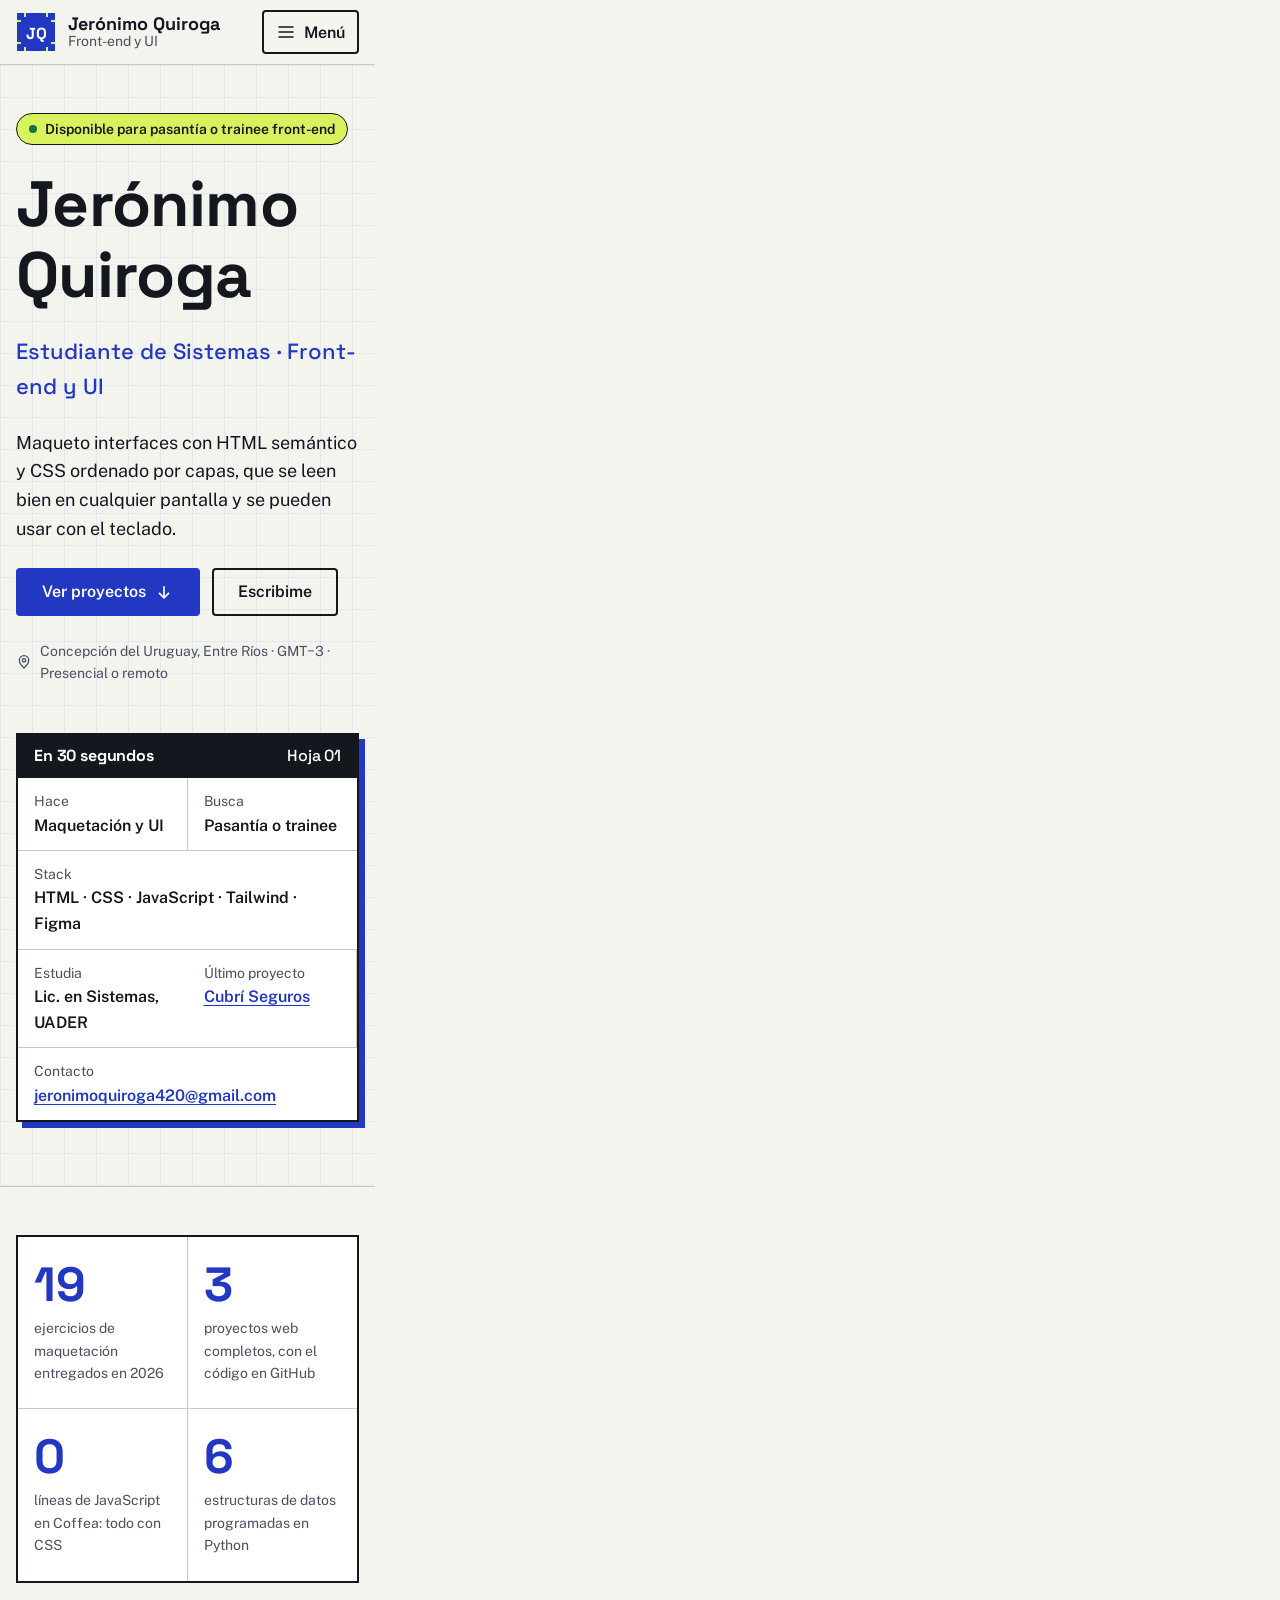
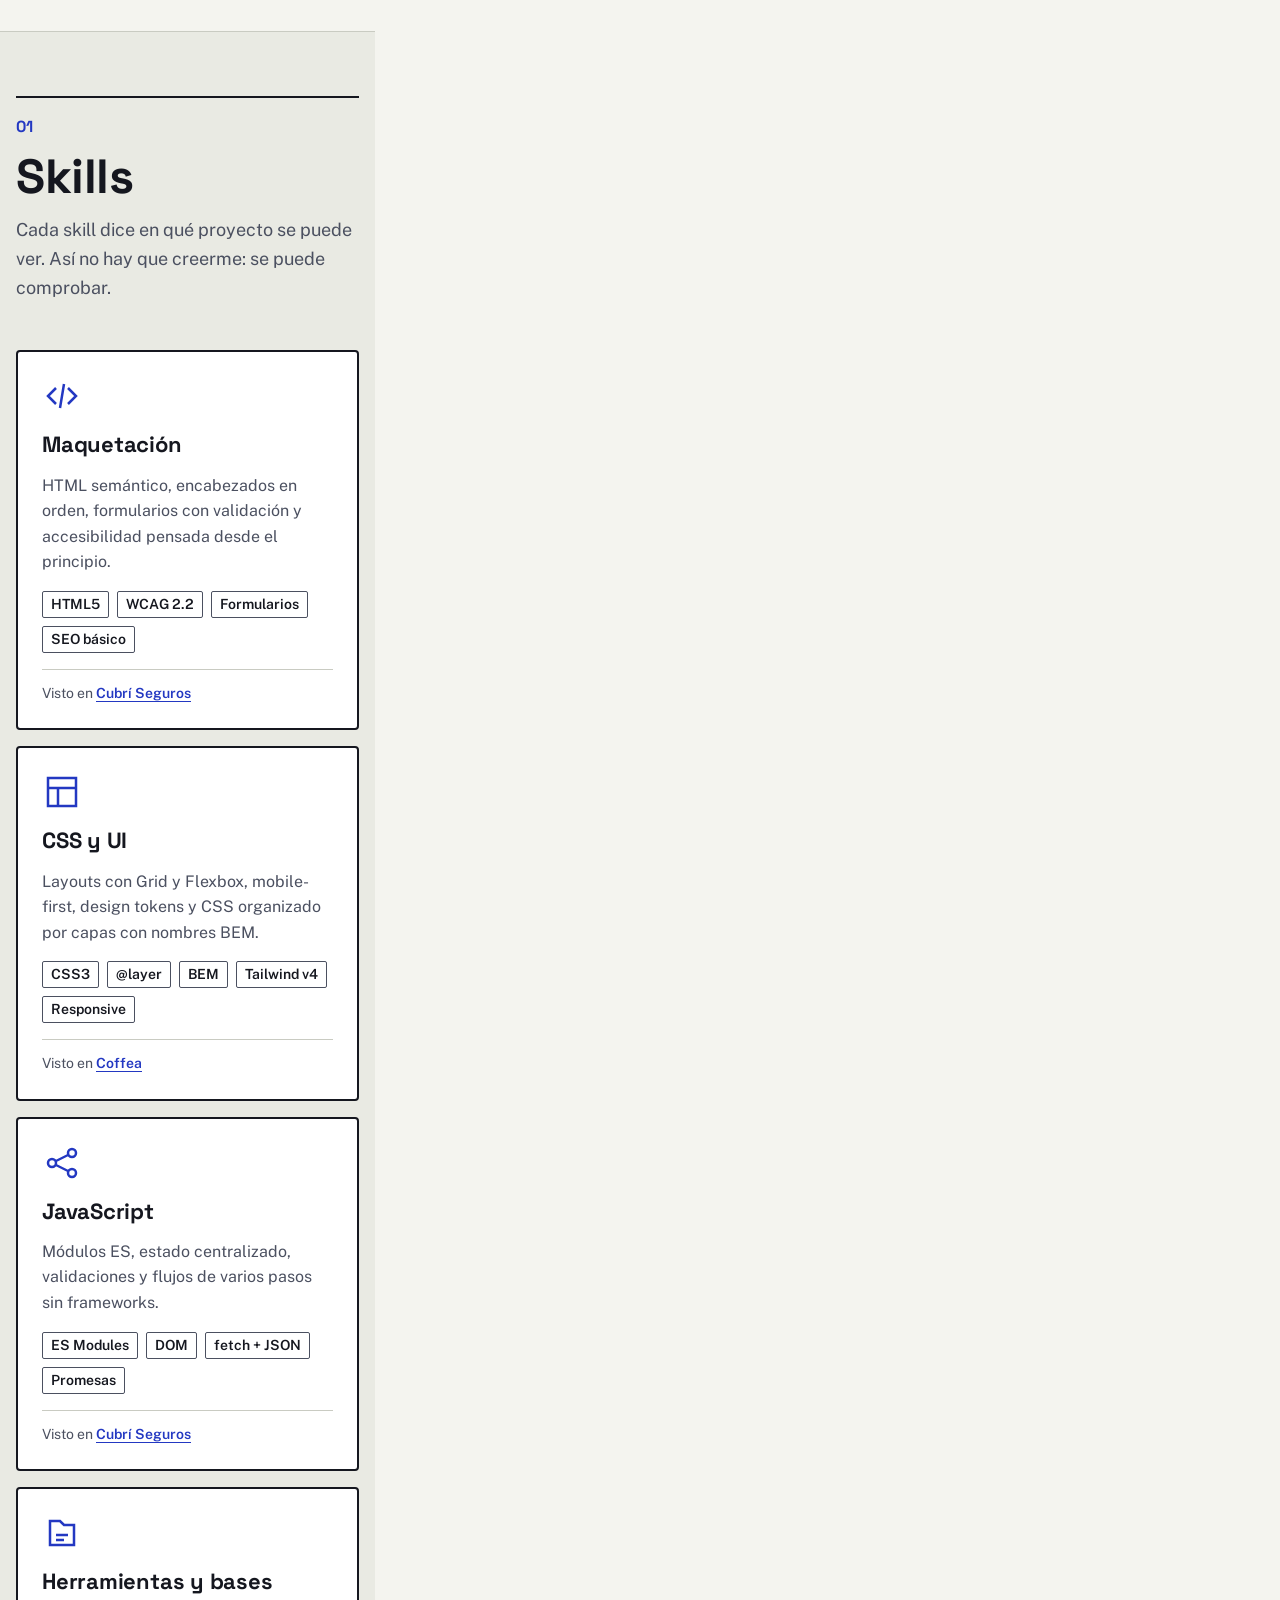
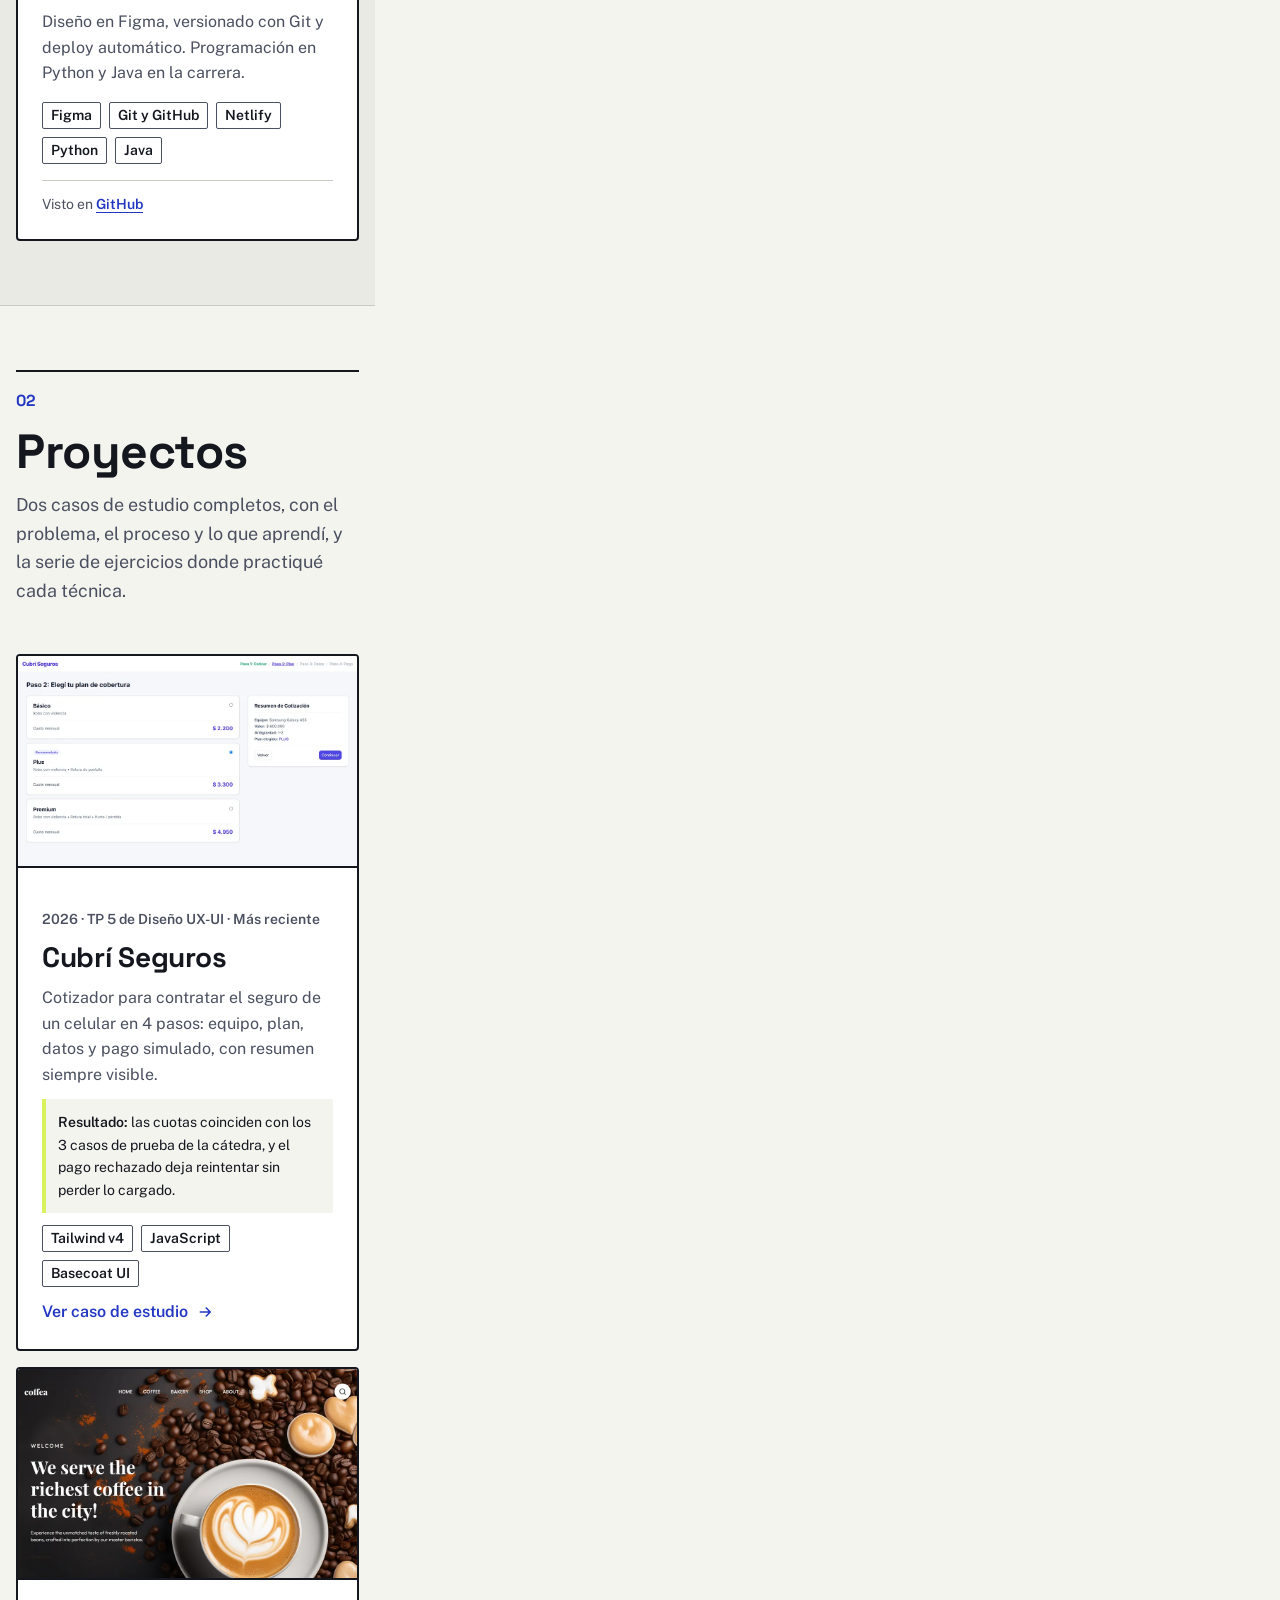
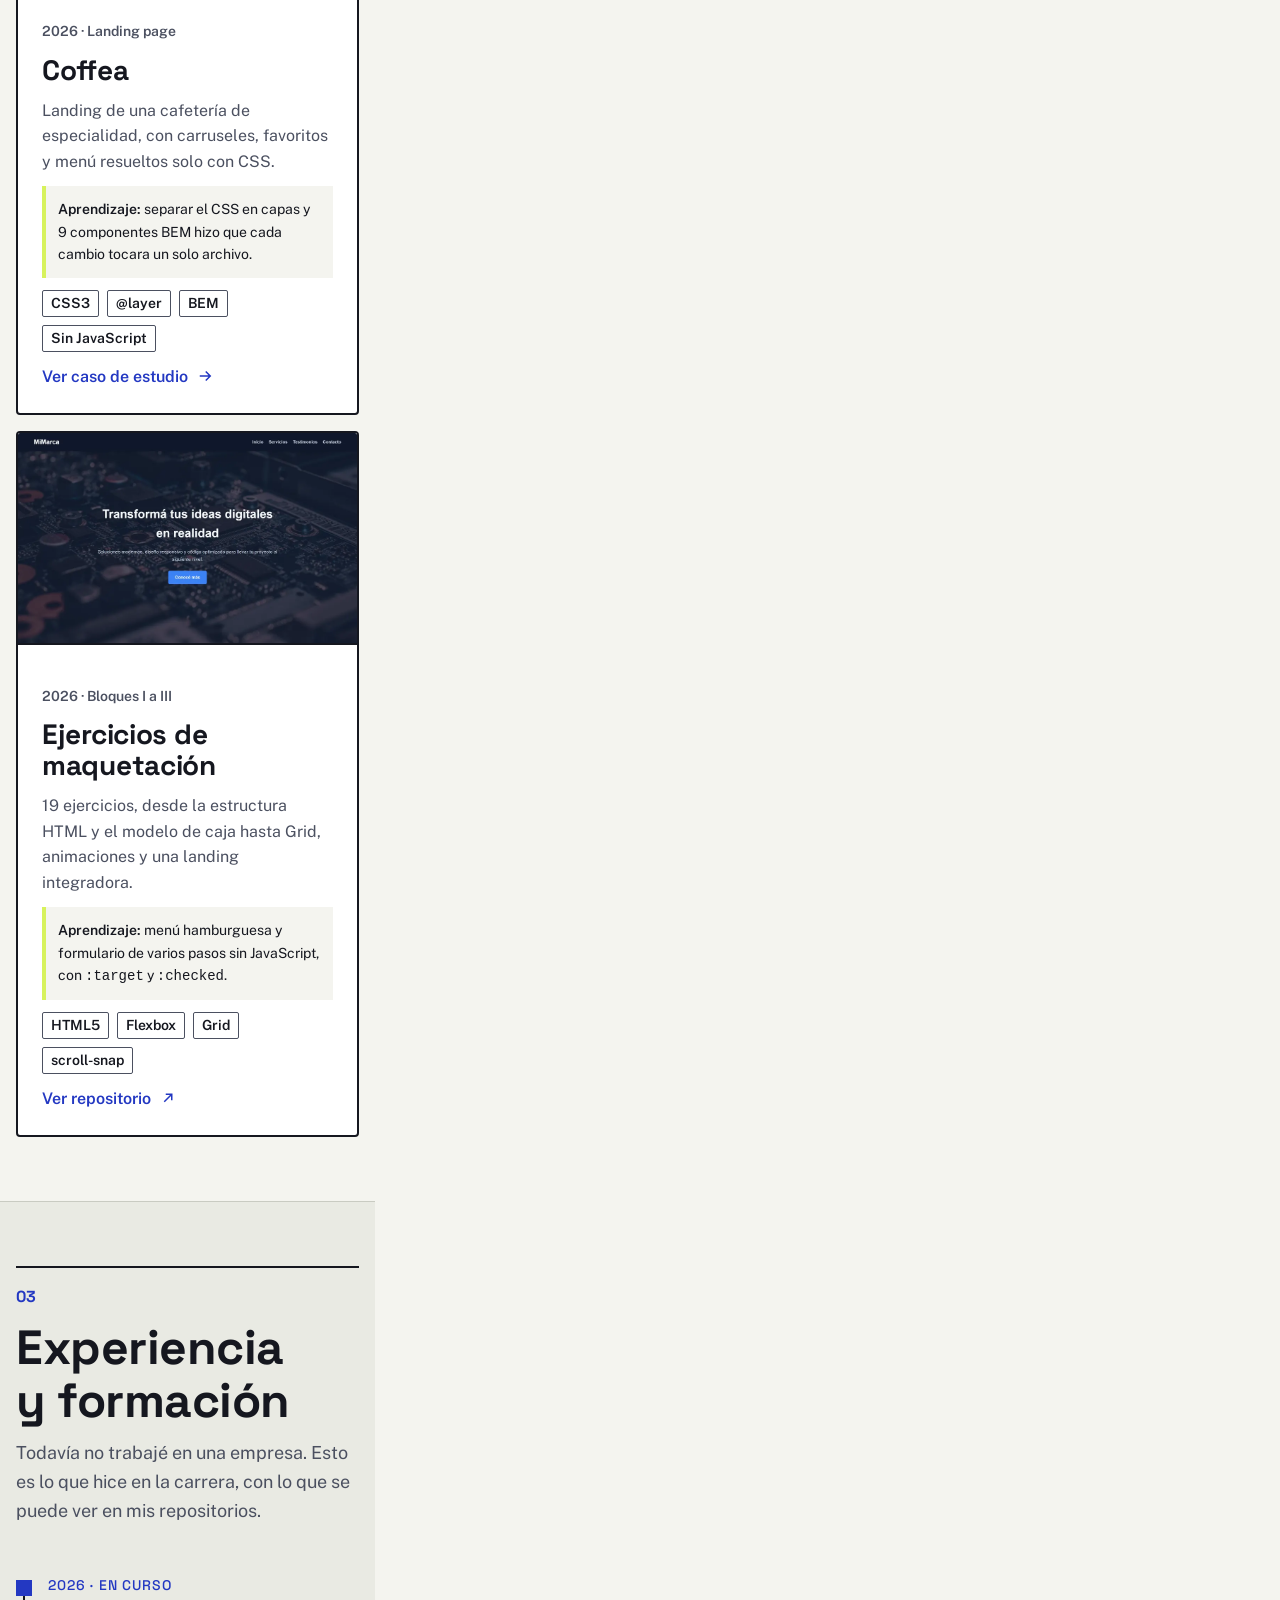
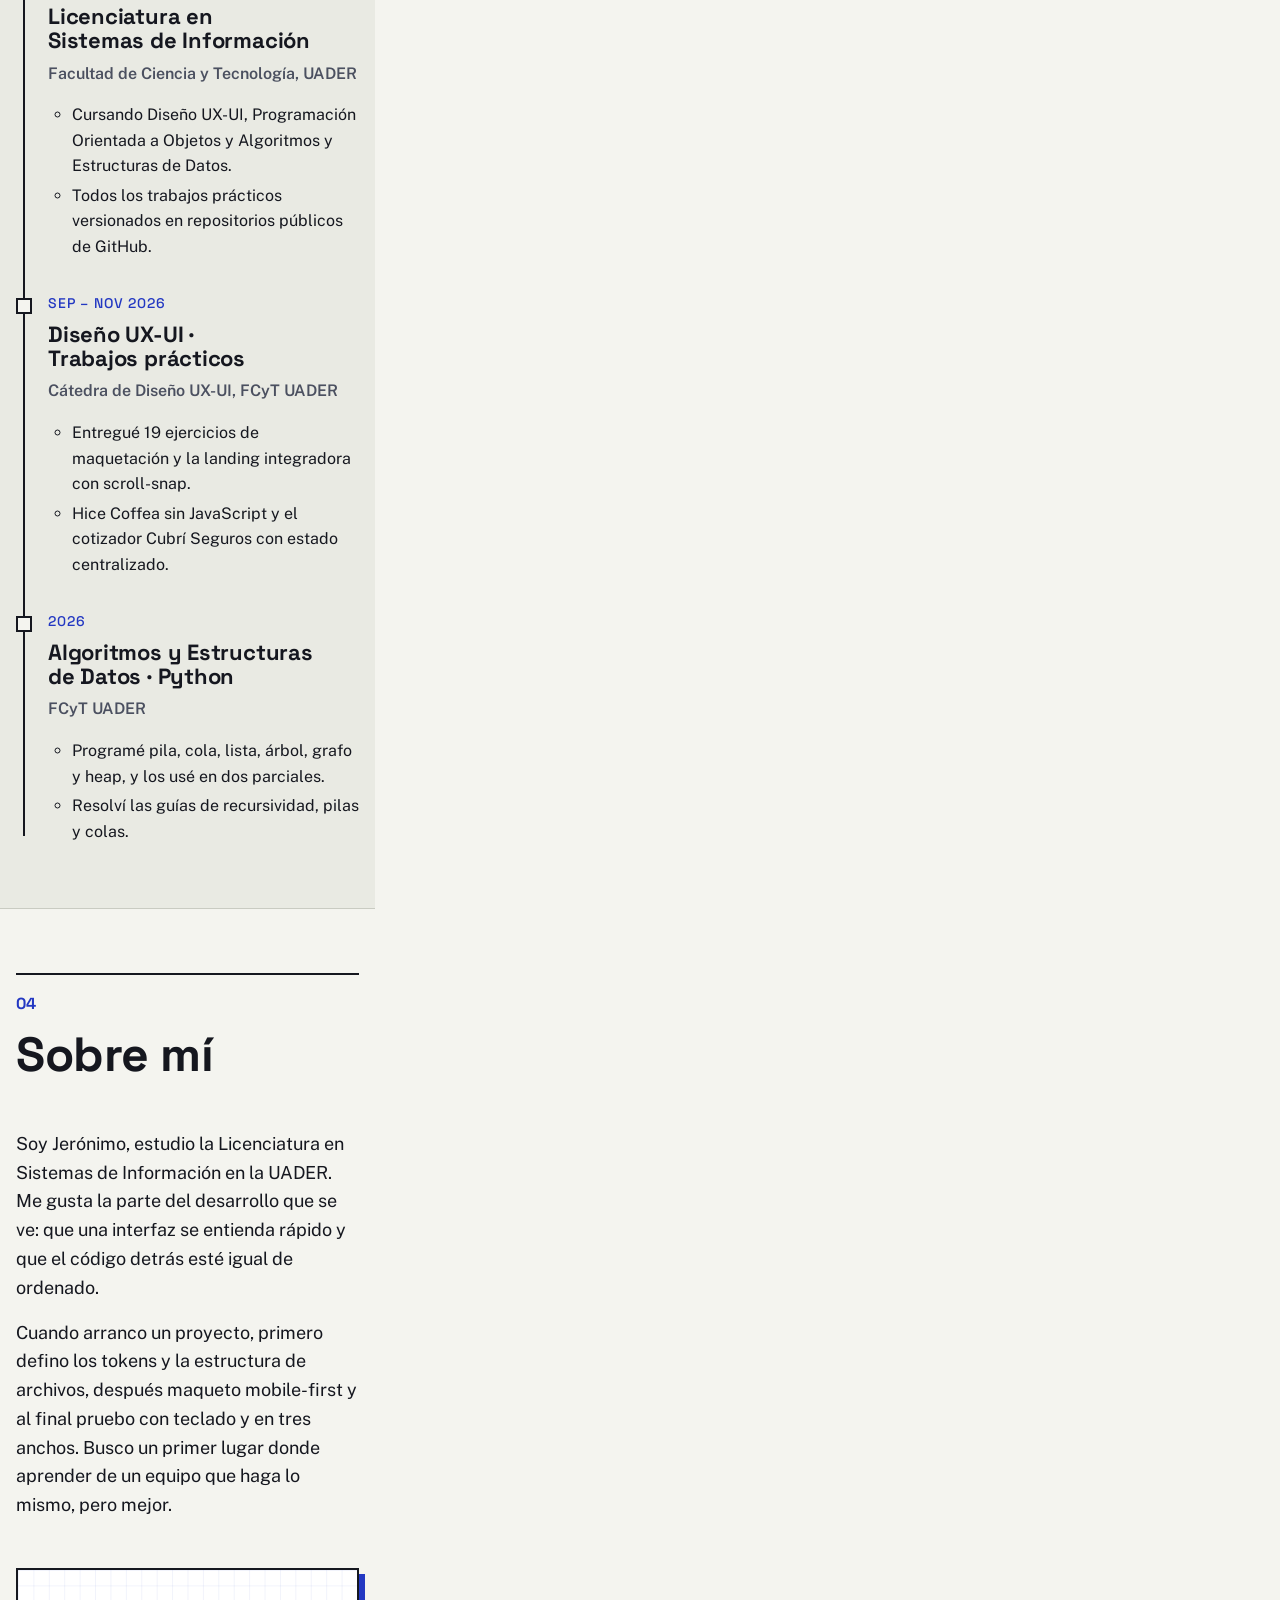
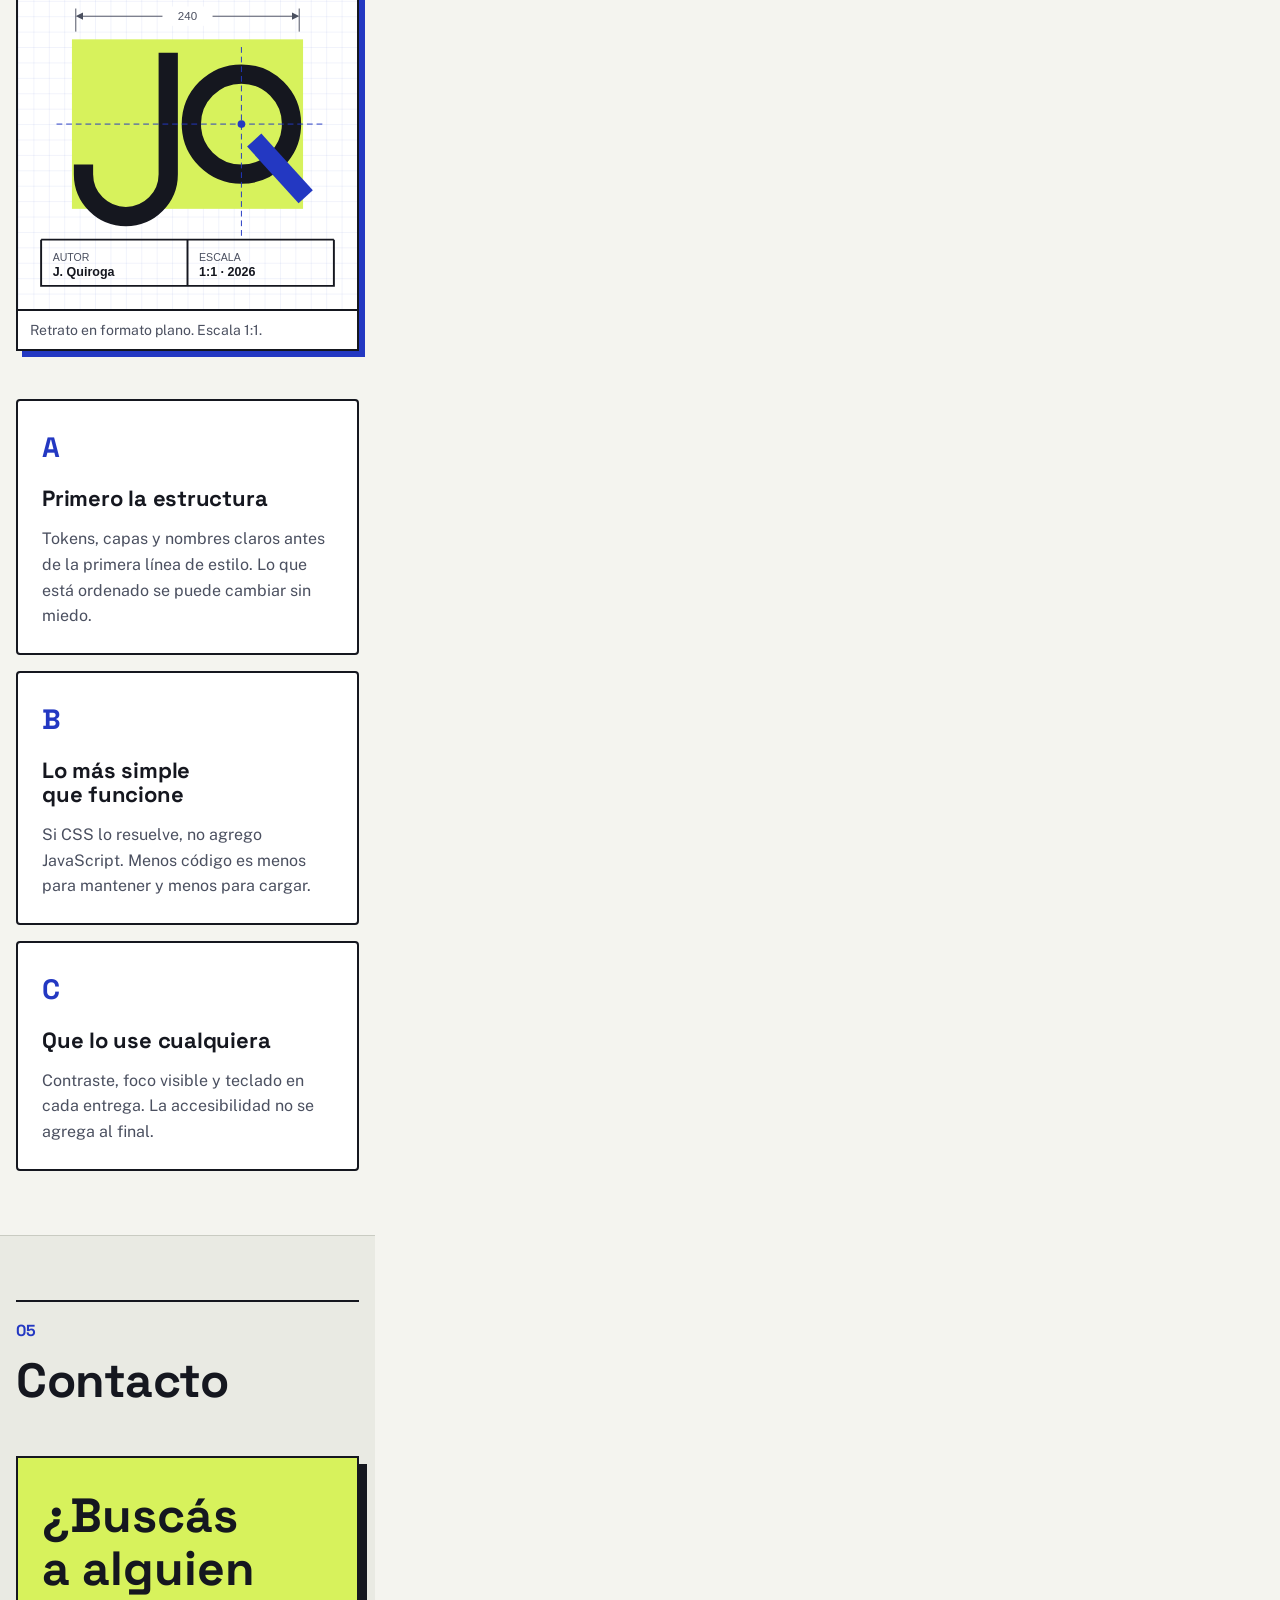
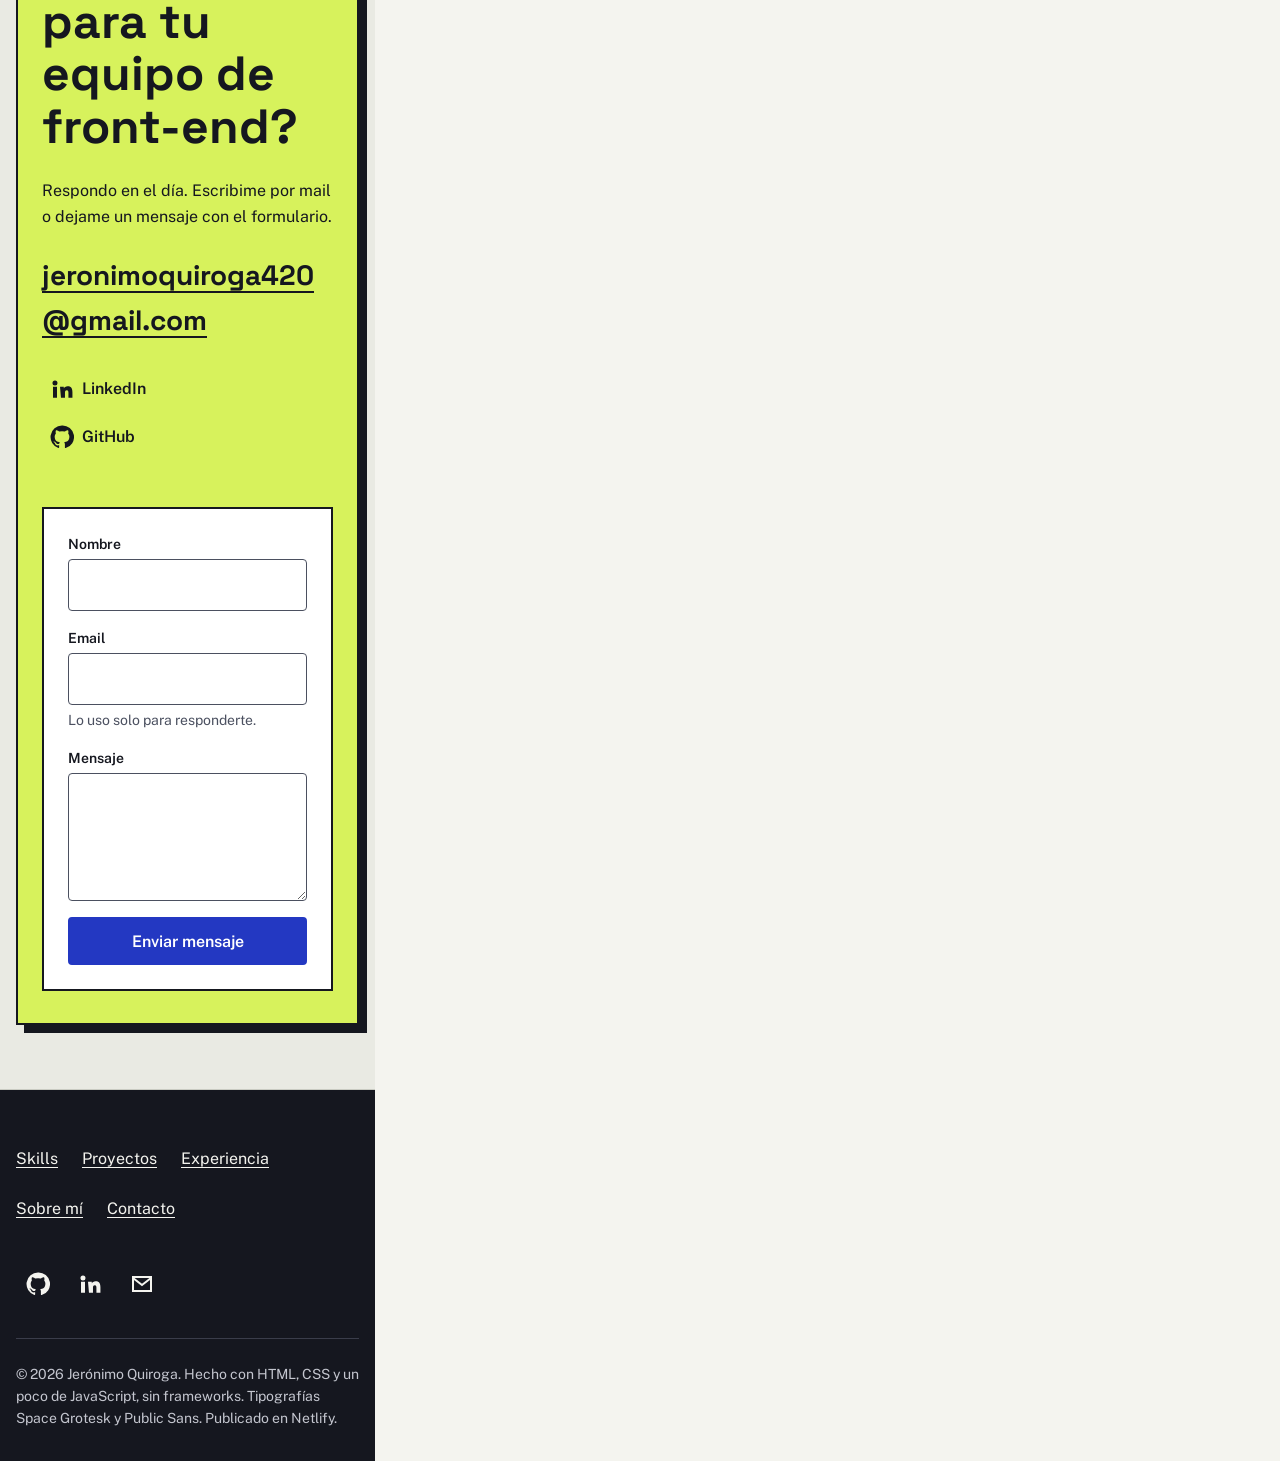
<file: docs/figma/inicio-mobile.html>
<!doctype html>
<html lang="es">
<head>
  <meta charset="utf-8">
  <meta name="viewport" content="width=device-width, initial-scale=1">
  
  <title>Jerónimo Quiroga · Front-end y UI · Portfolio</title>
  <meta name="description" content="Portfolio de Jerónimo Quiroga, estudiante de Sistemas en la UADER. Maqueta interfaces con HTML semántico, CSS ordenado y JavaScript. Busca pasantía o puesto trainee front-end.">
  <meta name="theme-color" content="#f4f4ef">
  <meta name="author" content="Jerónimo Quiroga">
  
  <meta property="og:type" content="website">
  <meta property="og:locale" content="es_AR">
  <meta property="og:url" content="https://jeronimo-quiroga.netlify.app/">
  <meta property="og:title" content="Jerónimo Quiroga · Front-end y UI">
  <meta property="og:description" content="Estudiante de Sistemas que maqueta interfaces claras y accesibles. Proyectos, skills y contacto.">
  <meta property="og:image" content="https://jeronimo-quiroga.netlify.app/assets/img/og.png">
  <meta property="og:image:width" content="1200">
  <meta property="og:image:height" content="630">
  <meta property="og:image:alt" content="Portfolio de Jerónimo Quiroga: Front-end y UI">
  <meta name="twitter:card" content="summary_large_image">
  
  
  
  
  
  
  
  
  
<style>/* Design system "Plano": los mismos tokens que en Figma (página 03 · Design system). */
@font-face {
  font-family: 'Space Grotesk';
  font-style: normal;
  font-weight: 500;
  font-display: swap;
  src: url('/assets/fonts/space-grotesk-latin-500-normal.woff2') format('woff2');
}
@font-face {
  font-family: 'Space Grotesk';
  font-style: normal;
  font-weight: 700;
  font-display: swap;
  src: url('/assets/fonts/space-grotesk-latin-700-normal.woff2') format('woff2');
}
@font-face {
  font-family: 'Public Sans';
  font-style: normal;
  font-weight: 400;
  font-display: swap;
  src: url('/assets/fonts/public-sans-latin-400-normal.woff2') format('woff2');
}
@font-face {
  font-family: 'Public Sans';
  font-style: normal;
  font-weight: 600;
  font-display: swap;
  src: url('/assets/fonts/public-sans-latin-600-normal.woff2') format('woff2');
}

@layer tokens {
  :root {
    /* Color · primario y secundario */
    --color-cobalto: #2338c2;
    --color-cobalto-hover: #1a2a94;
    --color-cobalto-activo: #121e6e;
    --color-cobalto-suave: #e3e7fb;
    --color-lima: #d7f25c;
    --color-lima-hover: #c6e23f;

    /* Color · neutros */
    --color-tinta: #15171f;
    --color-grafito: #4b5060;
    --color-linea: #c9cbc2;
    --color-papel: #f4f4ef;
    --color-papel-2: #e9eae3;
    --color-blanco: #ffffff;

    /* Color · estados */
    --color-exito: #17733f;
    --color-error: #b3261e;
    --color-aviso: #8a5300;
    --color-info: var(--color-cobalto);

    /* Tipografía */
    --fuente-titulo: 'Space Grotesk', 'Segoe UI', system-ui, sans-serif;
    --fuente-texto: 'Public Sans', 'Segoe UI', system-ui, sans-serif;
    --texto-xs: 0.875rem;   /* 14 */
    --texto-s: 1rem;        /* 16 */
    --texto-m: 1.125rem;    /* 18 */
    --texto-l: 1.375rem;    /* 22 */
    --texto-xl: 1.75rem;    /* 28 */
    --texto-2xl: 2.25rem;   /* 36 */
    --texto-3xl: 3rem;      /* 48 */
    --texto-4xl: 4rem;      /* 64 */
    --interlineado-titulo: 1.1;
    --interlineado-texto: 1.6;

    /* Espaciado · múltiplos de 4 */
    --e-1: 0.25rem;  /* 4 */
    --e-2: 0.5rem;   /* 8 */
    --e-3: 0.75rem;  /* 12 */
    --e-4: 1rem;     /* 16 */
    --e-5: 1.5rem;   /* 24 */
    --e-6: 2rem;     /* 32 */
    --e-7: 3rem;     /* 48 */
    --e-8: 4rem;     /* 64 */
    --e-9: 6rem;     /* 96 */

    /* Grilla: 4 columnas (mobile), 8 (tablet) y 12 (desktop) */
    --ancho-max: 75rem;  /* 1200 */
    --margen: 1rem;      /* 16 · 24 · 32 según breakpoint */
    --medianil: 1rem;

    /* Bordes, sombras y movimiento */
    --borde: 1px solid var(--color-linea);
    --borde-fuerte: 2px solid var(--color-tinta);
    --radio: 4px;
    --sombra-plano: 6px 6px 0 var(--color-cobalto);
    --altura-cabecera: 4rem;
    --duracion: 180ms;
    --curva: cubic-bezier(0.2, 0.7, 0.2, 1);
  }

  
  
}

/* Estilos mobile-first ordenados por capas, igual que en Coffea.
   Breakpoints: 48em (768 px) y 80em (1280 px). Nombres de clase con BEM. */
@layer tokens, base, layout, components, utilities;

/* ============ BASE ============ */
@layer base {
  *, *::before, *::after { box-sizing: border-box; }
  html {
    -webkit-text-size-adjust: 100%;
    text-size-adjust: 100%;
    scroll-behavior: smooth;
    scroll-padding-top: calc(var(--altura-cabecera) + var(--e-4));
  }
  body {
    margin: 0;
    background: var(--color-papel);
    color: var(--color-tinta);
    font-family: var(--fuente-texto);
    font-size: var(--texto-s);
    line-height: var(--interlineado-texto);
    overflow-x: hidden;
  }
  h1, h2, h3, h4 {
    margin: 0;
    font-family: var(--fuente-titulo);
    font-weight: 700;
    line-height: var(--interlineado-titulo);
    letter-spacing: -0.01em;
    text-wrap: balance;
  }
  p, ul, ol, dl, dd, figure { margin: 0; }
  ul[role='list'], ol[role='list'] { list-style: none; padding: 0; }
  img, svg { display: block; max-width: 100%; height: auto; }
  a { color: var(--color-cobalto); text-underline-offset: 0.2em; }
  a:hover { color: var(--color-cobalto-hover); }
  a:active { color: var(--color-cobalto-activo); }
  :focus-visible {
    outline: 3px solid var(--color-cobalto);
    outline-offset: 3px;
  }
  section[id], [id] { scroll-margin-top: calc(var(--altura-cabecera) + var(--e-4)); }
  ::selection { background: var(--color-lima); color: var(--color-tinta); }

  
}

/* ============ LAYOUT ============ */
@layer layout {
  .contenedor {
    width: 100%;
    max-width: calc(var(--ancho-max) + var(--margen) * 2);
    margin-inline: auto;
    padding-inline: var(--margen);
  }
  .seccion { padding-block: var(--e-8); }
  .seccion--compacta { padding-block: var(--e-7) 0 !important; }
  .seccion--alterna { background: var(--color-papel-2); border-block: var(--borde); }
  .grilla { display: grid; gap: var(--medianil); }
  
  
}

/* ============ COMPONENTES ============ */
@layer components {
  /* Saltar al contenido */
  .salto {
    position: absolute;
    left: var(--e-4);
    top: -100px;
    z-index: 100;
    padding: var(--e-3) var(--e-4);
    background: var(--color-tinta);
    color: var(--color-blanco);
    font-weight: 600;
    border-radius: var(--radio);
  }
  .salto:focus { top: var(--e-3); color: var(--color-blanco); }

  /* Cabecera fija */
  .cabecera {
    position: sticky;
    top: 0;
    z-index: 50;
    background: color-mix(in srgb, var(--color-papel) 94%, transparent);
    backdrop-filter: blur(6px);
    border-bottom: var(--borde);
  }
  .cabecera__barra {
    display: flex;
    align-items: center;
    gap: var(--e-4);
    min-height: var(--altura-cabecera);
  }
  .logo {
    display: inline-flex;
    align-items: center;
    gap: var(--e-3);
    color: var(--color-tinta);
    text-decoration: none;
    font-family: var(--fuente-titulo);
    font-weight: 700;
    margin-right: auto;
  }
  .logo:hover { color: var(--color-cobalto); }
  .logo__marca { width: 2.5rem; height: 2.5rem; flex: none; }
  .logo__nombre { font-size: var(--texto-m); line-height: 1.1; }
  .logo__rol { display: block; font-family: var(--fuente-texto); font-weight: 400; font-size: var(--texto-xs); color: var(--color-grafito); }

  .nav-toggle {
    display: inline-flex;
    align-items: center;
    gap: var(--e-2);
    min-height: 44px;
    padding: var(--e-2) var(--e-3);
    background: transparent;
    color: var(--color-tinta);
    border: var(--borde-fuerte);
    border-radius: var(--radio);
    font: 600 var(--texto-s) var(--fuente-texto);
    cursor: pointer;
  }
  .nav-toggle:hover { background: var(--color-blanco); }
  .nav-toggle:active { background: var(--color-papel-2); }
  .nav-toggle__icono { width: 1.25rem; height: 1.25rem; }
  .nav-toggle__icono .cerrar { display: none; }
  .nav-toggle[aria-expanded='true'] .abrir { display: none; }
  .nav-toggle[aria-expanded='true'] .cerrar { display: block; }

  .nav {
    position: absolute;
    inset: 100% 0 auto 0;
    background: var(--color-papel);
    border-bottom: var(--borde-fuerte);
    padding: var(--e-4) var(--margen) var(--e-5);
  }
  .nav { display: none; }
  .nav-toggle[aria-expanded='true'] + .nav { display: block; }
  .nav__lista { display: grid; gap: var(--e-1); }
  .nav__link {
    display: flex;
    align-items: baseline;
    gap: var(--e-3);
    padding: var(--e-3) var(--e-2);
    color: var(--color-tinta);
    text-decoration: none;
    font-family: var(--fuente-titulo);
    font-weight: 500;
    font-size: var(--texto-l);
    border-bottom: var(--borde);
  }
  .nav__num { font-size: var(--texto-xs); color: var(--color-grafito); font-family: var(--fuente-texto); }
  .nav__link:hover { color: var(--color-cobalto); }
  .nav__link:active { color: var(--color-cobalto-activo); }
  .nav__link[aria-current='true'] { color: var(--color-cobalto); }
  .nav__link[aria-current='true'] .nav__num { color: var(--color-cobalto); }
  .nav__acciones { display: flex; flex-wrap: wrap; gap: var(--e-3); margin-top: var(--e-5); }

  .icono-link {
    display: inline-flex;
    align-items: center;
    justify-content: center;
    gap: var(--e-2);
    min-height: 44px;
    min-width: 44px;
    padding: var(--e-2);
    color: var(--color-tinta);
    border-radius: var(--radio);
    text-decoration: none;
    font-weight: 600;
  }
  .icono-link svg { width: 1.5rem; height: 1.5rem; }
  .icono-link:hover { color: var(--color-cobalto); background: var(--color-cobalto-suave); }
  .icono-link:active { background: var(--color-papel-2); }

  

  /* Botón: primario, secundario y chico. Estados: normal, hover, active, focus y disabled */
  .boton {
    display: inline-flex;
    align-items: center;
    justify-content: center;
    gap: var(--e-2);
    min-height: 48px;
    padding: var(--e-3) var(--e-5);
    border: 2px solid var(--color-cobalto);
    border-radius: var(--radio);
    background: var(--color-cobalto);
    color: var(--color-blanco);
    font: 600 var(--texto-s)/1.2 var(--fuente-texto);
    text-decoration: none;
    cursor: pointer;
    transition: transform var(--duracion) var(--curva), box-shadow var(--duracion) var(--curva), background-color var(--duracion);
  }
  .boton svg { width: 1.25rem; height: 1.25rem; }
  .boton:hover {
    background: var(--color-cobalto-hover);
    border-color: var(--color-cobalto-hover);
    color: var(--color-blanco);
    transform: translate(-2px, -2px);
    box-shadow: 4px 4px 0 var(--color-tinta);
  }
  .boton:active {
    background: var(--color-cobalto-activo);
    border-color: var(--color-cobalto-activo);
    color: var(--color-blanco);
    transform: none;
    box-shadow: none;
  }
  .boton:disabled, .boton[aria-disabled='true'] {
    background: var(--color-papel-2);
    border-color: var(--color-linea);
    color: var(--color-grafito);
    transform: none;
    box-shadow: none;
    cursor: not-allowed;
  }
  .boton--secundario { background: transparent; color: var(--color-tinta); border-color: var(--color-tinta); }
  .boton--secundario:hover { background: var(--color-lima); border-color: var(--color-tinta); color: var(--color-tinta); }
  .boton--secundario:active { background: var(--color-lima-hover); border-color: var(--color-tinta); color: var(--color-tinta); }
  .boton--chico { min-height: 44px; padding: var(--e-2) var(--e-4); }

  /* Etiqueta (tag/chip) */
  .etiquetas { display: flex; flex-wrap: wrap; gap: var(--e-2); }
  .etiqueta {
    display: inline-block;
    padding: 2px var(--e-2);
    border: 1px solid var(--color-grafito);
    border-radius: 2px;
    background: var(--color-blanco);
    color: var(--color-tinta);
    font-size: var(--texto-xs);
    font-weight: 600;
    line-height: 1.5;
  }

  /* Insignia de disponibilidad */
  .insignia {
    display: inline-flex;
    align-items: center;
    gap: var(--e-2);
    padding: var(--e-1) var(--e-3);
    background: var(--color-lima);
    color: var(--color-tinta);
    border: 1px solid var(--color-tinta);
    border-radius: 999px;
    font-size: var(--texto-xs);
    font-weight: 600;
  }
  .insignia__punto { width: 0.5rem; height: 0.5rem; border-radius: 50%; background: var(--color-exito); flex: none; }

  /* Kicker / numeración de secciones */
  .kicker {
    font-family: var(--fuente-titulo);
    font-weight: 500;
    font-size: var(--texto-xs);
    letter-spacing: 0.08em;
    text-transform: uppercase;
    color: var(--color-grafito);
  }

  /* Hero */
  .hero {
    position: relative;
    padding-block: var(--e-7) var(--e-8);
    background-image:
      linear-gradient(to right, rgb(35 56 194 / 0.07) 1px, transparent 1px),
      linear-gradient(to bottom, rgb(35 56 194 / 0.07) 1px, transparent 1px);
    background-size: 32px 32px;
    border-bottom: var(--borde);
  }
  .hero__grilla { display: grid; gap: var(--e-7); align-items: start; }
  .hero__texto { display: grid; gap: var(--e-5); justify-items: start; }
  .hero__titulo { font-size: clamp(2.5rem, 9vw, var(--texto-4xl)); }
  .hero__rol { font-family: var(--fuente-titulo); font-weight: 500; font-size: var(--texto-l); color: var(--color-cobalto); }
  .hero__propuesta { font-size: var(--texto-m); max-width: 36rem; }
  .hero__acciones { display: flex; flex-wrap: wrap; gap: var(--e-3); }
  .hero__ubicacion { display: flex; align-items: center; gap: var(--e-2); color: var(--color-grafito); font-size: var(--texto-xs); }
  .hero__ubicacion svg { width: 1rem; height: 1rem; flex: none; }
  

  /* Rótulo: la ficha de 30 segundos, como el rótulo de un plano */
  .rotulo {
    background: var(--color-blanco);
    border: var(--borde-fuerte);
    box-shadow: var(--sombra-plano);
  }
  .rotulo__titulo {
    display: flex;
    justify-content: space-between;
    gap: var(--e-3);
    padding: var(--e-3) var(--e-4);
    border-bottom: var(--borde-fuerte);
    background: var(--color-tinta);
    color: var(--color-blanco);
    font-family: var(--fuente-titulo);
    font-size: var(--texto-s);
  }
  .rotulo__titulo span { font-weight: 500; }
  .rotulo__datos { display: grid; grid-template-columns: 1fr 1fr; }
  .rotulo__dato { padding: var(--e-3) var(--e-4); border-bottom: var(--borde); }
  .rotulo__dato:nth-child(odd) { border-right: var(--borde); }
  .rotulo__dato--ancho { grid-column: 1 / -1; border-right: 0 !important; }
  .rotulo__dato:last-child { border-bottom: 0; }
  .rotulo dt { font-size: var(--texto-xs); color: var(--color-grafito); }
  .rotulo dd { font-weight: 600; }

  /* Encabezado de sección */
  .encabezado {
    display: grid;
    gap: var(--e-3);
    margin-bottom: var(--e-7);
    padding-top: var(--e-4);
    border-top: var(--borde-fuerte);
  }
  .encabezado__num { font-family: var(--fuente-titulo); font-weight: 700; color: var(--color-cobalto); }
  .encabezado__titulo { font-size: clamp(var(--texto-xl), 6vw, var(--texto-3xl)); }
  .encabezado__bajada { color: var(--color-grafito); font-size: var(--texto-m); max-width: 40rem; }
  

  /* Métricas */
  .metricas { display: grid; grid-template-columns: repeat(2, 1fr); gap: 0; border: var(--borde-fuerte); background: var(--color-blanco); }
  .metrica { padding: var(--e-5) var(--e-4); border-right: var(--borde); border-bottom: var(--borde); }
  .metrica:nth-child(2n) { border-right: 0; }
  .metrica:nth-last-child(-n + 2) { border-bottom: 0; }
  .metrica__numero { display: block; font-family: var(--fuente-titulo); font-weight: 700; font-size: clamp(var(--texto-2xl), 8vw, var(--texto-3xl)); line-height: 1; color: var(--color-cobalto); }
  .metrica__etiqueta { display: block; margin-top: var(--e-2); font-size: var(--texto-xs); color: var(--color-grafito); }
  

  /* Tarjeta base */
  .tarjeta {
    position: relative;
    display: grid;
    gap: var(--e-4);
    align-content: start;
    padding: var(--e-5);
    background: var(--color-blanco);
    border: var(--borde-fuerte);
    border-radius: var(--radio);
  }
  .tarjeta__titulo { font-size: var(--texto-l); }
  .tarjeta__texto { color: var(--color-grafito); }
  .tarjeta__pie { font-size: var(--texto-xs); color: var(--color-grafito); padding-top: var(--e-3); border-top: var(--borde); }
  .tarjeta__pie a { font-weight: 600; }

  /* Skills */
  .skill__icono { width: 2.5rem; height: 2.5rem; color: var(--color-cobalto); }

  /* Tarjeta de proyecto: toda la tarjeta es clickeable */
  .proyecto { padding: 0; overflow: hidden; transition: transform var(--duracion) var(--curva), box-shadow var(--duracion) var(--curva); }
  .proyecto__imagen { aspect-ratio: 16 / 10; width: 100%; object-fit: cover; object-position: top; border-bottom: var(--borde-fuerte); background: var(--color-papel-2); }
  .proyecto__cuerpo { display: grid; gap: var(--e-3); padding: var(--e-5); }
  .proyecto__meta { font-size: var(--texto-xs); color: var(--color-grafito); font-weight: 600; }
  .proyecto__titulo { font-size: var(--texto-xl); }
  .proyecto__link { color: var(--color-tinta); text-decoration: none; }
  .proyecto__link::after { content: ''; position: absolute; inset: 0; z-index: 1; }
  .proyecto__link:focus-visible { outline: none; }
  .proyecto:has(.proyecto__link:focus-visible) { outline: 3px solid var(--color-cobalto); outline-offset: 4px; }
  .proyecto__resultado { padding: var(--e-3); background: var(--color-papel); border-left: 4px solid var(--color-lima); font-size: var(--texto-xs); }
  .proyecto__accion { display: inline-flex; align-items: center; gap: var(--e-2); font-weight: 600; color: var(--color-cobalto); }
  .proyecto__accion svg { width: 1.125rem; height: 1.125rem; transition: transform var(--duracion) var(--curva); }
  .proyecto:hover { transform: translate(-4px, -4px); box-shadow: var(--sombra-plano); }
  .proyecto:hover .proyecto__accion svg { transform: translateX(4px); }
  .proyecto:active { transform: translate(-1px, -1px); box-shadow: 2px 2px 0 var(--color-cobalto); }
  .proyecto:hover .proyecto__titulo { color: var(--color-cobalto); }
  
  

  /* Línea de tiempo */
  .linea-tiempo { position: relative; display: grid; gap: var(--e-6); padding-left: var(--e-6); }
  .linea-tiempo::before { content: ''; position: absolute; left: 7px; top: 8px; bottom: 8px; width: 2px; background: var(--color-tinta); }
  .hito { position: relative; display: grid; gap: var(--e-2); }
  .hito::before {
    content: '';
    position: absolute;
    left: calc(var(--e-6) * -1);
    top: 6px;
    width: 16px;
    height: 16px;
    background: var(--color-papel);
    border: 2px solid var(--color-tinta);
    transition: background-color var(--duracion);
  }
  .hito:hover::before { background: var(--color-lima); }
  .hito--actual::before { background: var(--color-cobalto); border-color: var(--color-cobalto); }
  .hito__periodo { font-family: var(--fuente-titulo); font-weight: 500; font-size: var(--texto-xs); color: var(--color-cobalto); text-transform: uppercase; letter-spacing: 0.06em; }
  .hito__rol { font-size: var(--texto-l); }
  .hito__lugar { color: var(--color-grafito); font-weight: 600; }
  .hito__logros { margin-top: var(--e-2); padding-left: var(--e-5); display: grid; gap: var(--e-1); }
  

  /* Sobre mí */
  .sobre { display: grid; gap: var(--e-7); align-items: start; }
  .sobre__texto { display: grid; gap: var(--e-4); font-size: var(--texto-m); max-width: 40rem; }
  .sobre__retrato { max-width: 22rem; border: var(--borde-fuerte); background: var(--color-blanco); box-shadow: var(--sombra-plano); }
  .sobre__retrato figcaption { padding: var(--e-2) var(--e-3); border-top: var(--borde-fuerte); font-size: var(--texto-xs); color: var(--color-grafito); }
  .principio__num { font-family: var(--fuente-titulo); font-weight: 700; color: var(--color-cobalto); font-size: var(--texto-xl); }
  

  /* Contacto */
  .contacto {
    display: grid;
    gap: var(--e-7);
    padding: var(--e-6) var(--e-5);
    background: var(--color-lima);
    border: var(--borde-fuerte);
    box-shadow: 8px 8px 0 var(--color-tinta);
  }
  .contacto__titulo { font-family: var(--fuente-titulo); font-weight: 700; line-height: var(--interlineado-titulo); font-size: clamp(var(--texto-2xl), 7vw, var(--texto-3xl)); text-wrap: balance; }
  .contacto__texto { display: grid; gap: var(--e-5); align-content: start; }
  .contacto__email {
    font-family: var(--fuente-titulo);
    font-weight: 700;
    font-size: clamp(var(--texto-m), 4.6vw, var(--texto-xl));
    color: var(--color-tinta);
    overflow-wrap: anywhere;
  }
  .contacto__email:hover { color: var(--color-cobalto-activo); }
  .contacto__redes { display: grid; gap: var(--e-1); }
  .contacto__redes a { color: var(--color-tinta); font-weight: 600; }
  .contacto__redes .icono-link { justify-content: flex-start; }
  .contacto__redes .icono-link:hover { background: var(--color-blanco); color: var(--color-tinta); }
  

  /* Formulario */
  .formulario { display: grid; gap: var(--e-4); padding: var(--e-5); background: var(--color-blanco); border: var(--borde-fuerte); }
  .campo { display: grid; gap: var(--e-1); }
  .campo__etiqueta { font-weight: 600; font-size: var(--texto-xs); }
  .campo__control {
    width: 100%;
    min-height: 48px;
    padding: var(--e-3);
    border: 1px solid var(--color-grafito);
    border-radius: var(--radio);
    background: var(--color-blanco);
    color: var(--color-tinta);
    font: inherit;
  }
  textarea.campo__control { min-height: 8rem; resize: vertical; }
  .campo__control:hover { border-color: var(--color-tinta); }
  .campo__control:focus-visible { outline: 3px solid var(--color-cobalto); outline-offset: 1px; border-color: var(--color-cobalto); }
  .campo__control:user-invalid { border-color: var(--color-error); border-width: 2px; }
  .campo__ayuda { font-size: var(--texto-xs); color: var(--color-grafito); }
  .oculto-bot { position: absolute; left: -9999px; }

  /* Pie */
  .pie { padding-block: var(--e-7) var(--e-6); background: var(--color-tinta); color: var(--color-papel); }
  .pie a { color: var(--color-papel); }
  .pie a:hover { color: var(--color-lima); }
  .pie :focus-visible { outline-color: var(--color-lima); }
  .pie__grilla { display: grid; gap: var(--e-6); }
  .pie__nav ul { display: flex; flex-wrap: wrap; gap: var(--e-2) var(--e-5); }
  .pie__nav a { display: inline-block; padding-block: var(--e-2); }
  .pie__redes { display: flex; gap: var(--e-2); }
  .pie__redes .icono-link { color: var(--color-papel); }
  .pie__redes .icono-link:hover { background: rgb(255 255 255 / 0.1); color: var(--color-lima); }
  .pie__legal { grid-column: 1 / -1; font-size: var(--texto-xs); color: #c4c6cf; padding-top: var(--e-5); border-top: 1px solid #3a3d4a; }
  

  /* Páginas de caso de estudio */
  .caso-hero { padding-block: var(--e-7); border-bottom: var(--borde); }
  .caso-hero__grilla { display: grid; gap: var(--e-6); }
  .caso-hero__titulo { font-size: clamp(var(--texto-2xl), 8vw, var(--texto-4xl)); }
  .caso-hero__bajada { font-size: var(--texto-m); max-width: 44rem; }
  .volver { display: inline-flex; align-items: center; gap: var(--e-2); font-weight: 600; min-height: 44px; }
  .volver svg { width: 1.125rem; height: 1.125rem; }
  .ficha { display: grid; grid-template-columns: repeat(2, 1fr); border: var(--borde-fuerte); background: var(--color-blanco); }
  .ficha > div { padding: var(--e-3) var(--e-4); border-bottom: var(--borde); }
  .ficha > div:nth-child(odd) { border-right: var(--borde); }
  .ficha > div:nth-last-child(-n + 2) { border-bottom: 0; }
  .ficha dt { font-size: var(--texto-xs); color: var(--color-grafito); }
  .ficha dd { font-weight: 600; }
  
  .caso { display: grid; gap: var(--e-5); max-width: 48rem; }
  .caso h3 { font-size: var(--texto-l); margin-top: var(--e-3); }
  .caso ul, .caso ol { padding-left: var(--e-5); display: grid; gap: var(--e-2); }
  .caso p, .caso li { font-size: var(--texto-m); }
  .figura { display: grid; gap: var(--e-2); margin-block: var(--e-3); }
  .figura img { border: var(--borde-fuerte); background: var(--color-blanco); width: 100%; }
  .figura figcaption { font-size: var(--texto-xs); color: var(--color-grafito); }
  .figuras { display: grid; gap: var(--e-5); align-items: start; }
  
  .pasos { counter-reset: paso; list-style: none; padding: 0 !important; }
  .pasos li { counter-increment: paso; display: grid; grid-template-columns: 2.5rem 1fr; gap: var(--e-3); align-items: start; }
  .pasos li::before { content: counter(paso, decimal-leading-zero); font-family: var(--fuente-titulo); font-weight: 700; color: var(--color-cobalto); }
  .nota { padding: var(--e-4); background: var(--color-blanco); border: var(--borde); border-left: 4px solid var(--color-cobalto); }
  .nota--lima { border-left-color: var(--color-tinta); background: var(--color-lima); }
  .datos { display: grid; grid-template-columns: repeat(auto-fit, minmax(9rem, 1fr)); gap: var(--e-3); }
  .dato { padding: var(--e-4); background: var(--color-blanco); border: var(--borde-fuerte); }
  .dato b { display: block; font-family: var(--fuente-titulo); font-size: var(--texto-2xl); line-height: 1; color: var(--color-cobalto); }
  .dato span { font-size: var(--texto-xs); color: var(--color-grafito); }
  .tabla-scroll { overflow-x: auto; }
  .tabla { width: 100%; border-collapse: collapse; background: var(--color-blanco); font-size: var(--texto-xs); }
  .tabla th, .tabla td { padding: var(--e-2) var(--e-3); border: 1px solid var(--color-linea); text-align: left; }
  .tabla th { background: var(--color-papel-2); }
  .tabla td.num { text-align: right; font-variant-numeric: tabular-nums; }
  .siguiente { display: grid; gap: var(--e-2); padding: var(--e-5); border: var(--borde-fuerte); background: var(--color-blanco); text-decoration: none; color: var(--color-tinta); transition: transform var(--duracion) var(--curva), box-shadow var(--duracion) var(--curva); }
  .siguiente strong { font-family: var(--fuente-titulo); font-size: var(--texto-xl); color: var(--color-cobalto); }
  .siguiente:hover { color: var(--color-tinta); transform: translate(-4px, -4px); box-shadow: var(--sombra-plano); }
  .siguiente:active { transform: none; box-shadow: none; }

  /* 404 */
  .error { min-height: 70vh; display: grid; align-content: center; gap: var(--e-5); justify-items: start; }
  .error__codigo { font-family: var(--fuente-titulo); font-weight: 700; font-size: clamp(5rem, 24vw, 10rem); line-height: 1; color: var(--color-cobalto); }
}

/* ============ UTILIDADES ============ */
@layer utilities {
  .visualmente-oculto {
    position: absolute !important;
    width: 1px; height: 1px;
    padding: 0; margin: -1px;
    overflow: hidden; clip: rect(0 0 0 0);
    white-space: nowrap; border: 0;
  }
  .mt-6 { margin-top: var(--e-6); }
  .mt-7 { margin-top: var(--e-7); }
}

html,body{width:375px;} .salto{display:none}</style>
</head>
<body>
  <a class="salto" href="#contenido">Saltar al contenido</a>

  <header class="cabecera">
    <div class="contenedor cabecera__barra">
      <a class="logo" href="#inicio">
        <svg class="logo__marca" viewBox="0 0 40 40" aria-hidden="true"><rect x="1" y="1" width="38" height="38" fill="#2338c2"/><path d="M1 9h4M1 31h4M35 9h4M35 31h4M9 1v4M31 1v4M9 35v4M31 35v4" stroke="#d7f25c" stroke-width="2"/><text x="20" y="26.5" text-anchor="middle" font-family="Space Grotesk, sans-serif" font-weight="700" font-size="16" fill="#fff">JQ</text></svg>
        <span class="logo__nombre">Jerónimo Quiroga<span class="logo__rol">Front-end y UI</span></span>
      </a>
      <button class="nav-toggle" type="button" aria-expanded="false" aria-controls="menu">
        <svg class="nav-toggle__icono" viewBox="0 0 24 24" fill="none" stroke="currentColor" stroke-width="2" aria-hidden="true"><path class="abrir" d="M3 6h18M3 12h18M3 18h18"/><path class="cerrar" d="M5 5l14 14M19 5L5 19"/></svg>
        Menú
      </button>
      <nav class="nav" id="menu" aria-label="Secciones">
        <ul class="nav__lista" role="list">
          <li><a class="nav__link" href="#skills"><span class="nav__num">01</span>Skills</a></li>
          <li><a class="nav__link" href="#proyectos"><span class="nav__num">02</span>Proyectos</a></li>
          <li><a class="nav__link" href="#experiencia"><span class="nav__num">03</span>Experiencia</a></li>
          <li><a class="nav__link" href="#sobre-mi"><span class="nav__num">04</span>Sobre mí</a></li>
          <li><a class="nav__link" href="#contacto"><span class="nav__num">05</span>Contacto</a></li>
        </ul>
        <div class="nav__acciones">
          <a class="icono-link" href="https://github.com/jeronimoquiroga-byte" target="_blank" rel="noopener noreferrer" aria-label="GitHub de Jerónimo (se abre en otra pestaña)">
            <svg viewBox="0 0 24 24" fill="currentColor" aria-hidden="true"><path d="M12 .5a11.5 11.5 0 0 0-3.64 22.4c.58.1.79-.25.79-.56v-2c-3.2.7-3.88-1.37-3.88-1.37-.52-1.33-1.28-1.69-1.28-1.69-1.05-.71.08-.7.08-.7 1.16.08 1.77 1.19 1.77 1.19 1.03 1.77 2.7 1.26 3.36.96.1-.75.4-1.26.73-1.55-2.55-.29-5.24-1.28-5.24-5.68 0-1.26.45-2.28 1.18-3.09-.12-.29-.51-1.46.11-3.04 0 0 .97-.31 3.17 1.18a11 11 0 0 1 5.77 0c2.2-1.49 3.17-1.18 3.17-1.18.63 1.58.23 2.75.11 3.04.74.81 1.18 1.83 1.18 3.09 0 4.41-2.69 5.38-5.25 5.67.41.36.78 1.06.78 2.14v3.17c0 .31.21.67.8.56A11.5 11.5 0 0 0 12 .5z"/></svg>
          </a>
          <a class="boton boton--chico" href="#contacto">Contacto</a>
        </div>
      </nav>
    </div>
  </header>

  <main id="contenido">
    <!-- HERO -->
    <section class="hero" id="inicio" aria-labelledby="titulo-hero">
      <div class="contenedor hero__grilla">
        <div class="hero__texto">
          <p class="insignia"><span class="insignia__punto" aria-hidden="true"></span>Disponible para pasantía o trainee front-end</p>
          <h1 class="hero__titulo" id="titulo-hero">Jerónimo Quiroga</h1>
          <p class="hero__rol">Estudiante de Sistemas · Front-end y UI</p>
          <p class="hero__propuesta">Maqueto interfaces con HTML semántico y CSS ordenado por capas, que se leen bien en cualquier pantalla y se pueden usar con el teclado.</p>
          <div class="hero__acciones">
            <a class="boton" href="#proyectos">Ver proyectos
              <svg viewBox="0 0 24 24" fill="none" stroke="currentColor" stroke-width="2" aria-hidden="true"><path d="M12 5v14M6 13l6 6 6-6"/></svg>
            </a>
            <a class="boton boton--secundario" href="#contacto">Escribime</a>
          </div>
          <p class="hero__ubicacion">
            <svg viewBox="0 0 24 24" fill="none" stroke="currentColor" stroke-width="2" aria-hidden="true"><path d="M12 21s-7-6.2-7-11.5A7 7 0 0 1 19 9.5C19 14.8 12 21 12 21z"/><circle cx="12" cy="9.5" r="2.5"/></svg>
            Concepción del Uruguay, Entre Ríos · GMT−3 · Presencial o remoto
          </p>
        </div>

        <aside class="rotulo" aria-labelledby="titulo-rotulo">
          <h2 class="rotulo__titulo" id="titulo-rotulo">En 30 segundos <span>Hoja 01</span></h2>
          <dl class="rotulo__datos">
            <div class="rotulo__dato"><dt>Hace</dt><dd>Maquetación y UI</dd></div>
            <div class="rotulo__dato"><dt>Busca</dt><dd>Pasantía o trainee</dd></div>
            <div class="rotulo__dato rotulo__dato--ancho"><dt>Stack</dt><dd>HTML · CSS · JavaScript · Tailwind · Figma</dd></div>
            <div class="rotulo__dato"><dt>Estudia</dt><dd>Lic. en Sistemas, UADER</dd></div>
            <div class="rotulo__dato"><dt>Último proyecto</dt><dd><a href="casos/cubri-seguros.html">Cubrí Seguros</a></dd></div>
            <div class="rotulo__dato rotulo__dato--ancho"><dt>Contacto</dt><dd><a href="mailto:jeronimoquiroga420@gmail.com">jeronimoquiroga420@gmail.com</a></dd></div>
          </dl>
        </aside>
      </div>
    </section>

    <!-- MÉTRICAS -->
    <section class="seccion seccion--compacta" aria-labelledby="titulo-logros" id="logros">
      <div class="contenedor">
        <h2 class="visualmente-oculto" id="titulo-logros">Logros en números</h2>
        <ul class="metricas" role="list">
          <li class="metrica"><span class="metrica__numero">19</span><span class="metrica__etiqueta">ejercicios de maquetación entregados en 2026</span></li>
          <li class="metrica"><span class="metrica__numero">3</span><span class="metrica__etiqueta">proyectos web completos, con el código en GitHub</span></li>
          <li class="metrica"><span class="metrica__numero">0</span><span class="metrica__etiqueta">líneas de JavaScript en Coffea: todo con CSS</span></li>
          <li class="metrica"><span class="metrica__numero">6</span><span class="metrica__etiqueta">estructuras de datos programadas en Python</span></li>
        </ul>
      </div>
    </section>

    <!-- SKILLS -->
    <section class="seccion seccion--alterna mt-7" id="skills" aria-labelledby="titulo-skills">
      <div class="contenedor">
        <header class="encabezado">
          <span class="encabezado__num" aria-hidden="true">01</span>
          <h2 class="encabezado__titulo" id="titulo-skills">Skills</h2>
          <p class="encabezado__bajada">Cada skill dice en qué proyecto se puede ver. Así no hay que creerme: se puede comprobar.</p>
        </header>
        <div class="grilla grilla--4">
          <article class="tarjeta skill">
            <svg class="skill__icono" viewBox="0 0 40 40" fill="none" stroke="currentColor" stroke-width="2.5" aria-hidden="true"><path d="M14 12l-8 8 8 8M26 12l8 8-8 8M22 8l-4 24"/></svg>
            <h3 class="tarjeta__titulo">Maquetación</h3>
            <p class="tarjeta__texto">HTML semántico, encabezados en orden, formularios con validación y accesibilidad pensada desde el principio.</p>
            <ul class="etiquetas" role="list"><li class="etiqueta">HTML5</li><li class="etiqueta">WCAG 2.2</li><li class="etiqueta">Formularios</li><li class="etiqueta">SEO básico</li></ul>
            <p class="tarjeta__pie">Visto en <a href="casos/cubri-seguros.html">Cubrí Seguros</a></p>
          </article>
          <article class="tarjeta skill">
            <svg class="skill__icono" viewBox="0 0 40 40" fill="none" stroke="currentColor" stroke-width="2.5" aria-hidden="true"><rect x="6" y="6" width="28" height="28"/><path d="M6 16h28M16 16v18"/></svg>
            <h3 class="tarjeta__titulo">CSS y UI</h3>
            <p class="tarjeta__texto">Layouts con Grid y Flexbox, mobile-first, design tokens y CSS organizado por capas con nombres BEM.</p>
            <ul class="etiquetas" role="list"><li class="etiqueta">CSS3</li><li class="etiqueta">@layer</li><li class="etiqueta">BEM</li><li class="etiqueta">Tailwind v4</li><li class="etiqueta">Responsive</li></ul>
            <p class="tarjeta__pie">Visto en <a href="casos/coffea.html">Coffea</a></p>
          </article>
          <article class="tarjeta skill">
            <svg class="skill__icono" viewBox="0 0 40 40" fill="none" stroke="currentColor" stroke-width="2.5" aria-hidden="true"><circle cx="10" cy="20" r="4"/><circle cx="30" cy="10" r="4"/><circle cx="30" cy="30" r="4"/><path d="M14 18l12-6M14 22l12 6"/></svg>
            <h3 class="tarjeta__titulo">JavaScript</h3>
            <p class="tarjeta__texto">Módulos ES, estado centralizado, validaciones y flujos de varios pasos sin frameworks.</p>
            <ul class="etiquetas" role="list"><li class="etiqueta">ES Modules</li><li class="etiqueta">DOM</li><li class="etiqueta">fetch + JSON</li><li class="etiqueta">Promesas</li></ul>
            <p class="tarjeta__pie">Visto en <a href="casos/cubri-seguros.html">Cubrí Seguros</a></p>
          </article>
          <article class="tarjeta skill">
            <svg class="skill__icono" viewBox="0 0 40 40" fill="none" stroke="currentColor" stroke-width="2.5" aria-hidden="true"><path d="M8 32V8h10l4 4h10v20z"/><path d="M14 22h12M14 27h8"/></svg>
            <h3 class="tarjeta__titulo">Herramientas y bases</h3>
            <p class="tarjeta__texto">Diseño en Figma, versionado con Git y deploy automático. Programación en Python y Java en la carrera.</p>
            <ul class="etiquetas" role="list"><li class="etiqueta">Figma</li><li class="etiqueta">Git y GitHub</li><li class="etiqueta">Netlify</li><li class="etiqueta">Python</li><li class="etiqueta">Java</li></ul>
            <p class="tarjeta__pie">Visto en <a href="https://github.com/jeronimoquiroga-byte" target="_blank" rel="noopener noreferrer">GitHub<span class="visualmente-oculto"> (se abre en otra pestaña)</span></a></p>
          </article>
        </div>
      </div>
    </section>

    <!-- PROYECTOS -->
    <section class="seccion" id="proyectos" aria-labelledby="titulo-proyectos">
      <div class="contenedor">
        <header class="encabezado">
          <span class="encabezado__num" aria-hidden="true">02</span>
          <h2 class="encabezado__titulo" id="titulo-proyectos">Proyectos</h2>
          <p class="encabezado__bajada">Dos casos de estudio completos, con el problema, el proceso y lo que aprendí, y la serie de ejercicios donde practiqué cada técnica.</p>
        </header>
        <div class="grilla grilla--2">
          <article class="tarjeta proyecto proyecto--destacado">
            <img class="proyecto__imagen" src="[data-uri]" width="960" height="600" alt="Paso 2 de Cubrí Seguros: tres planes con su cuota mensual y el resumen de la cotización al costado." decoding="async">
            <div class="proyecto__cuerpo">
              <p class="proyecto__meta">2026 · TP 5 de Diseño UX-UI · Más reciente</p>
              <h3 class="proyecto__titulo"><a class="proyecto__link" href="casos/cubri-seguros.html">Cubrí Seguros</a></h3>
              <p class="tarjeta__texto">Cotizador para contratar el seguro de un celular en 4 pasos: equipo, plan, datos y pago simulado, con resumen siempre visible.</p>
              <p class="proyecto__resultado"><b>Resultado:</b> las cuotas coinciden con los 3 casos de prueba de la cátedra, y el pago rechazado deja reintentar sin perder lo cargado.</p>
              <ul class="etiquetas" role="list"><li class="etiqueta">Tailwind v4</li><li class="etiqueta">JavaScript</li><li class="etiqueta">Basecoat UI</li></ul>
              <span class="proyecto__accion">Ver caso de estudio <svg viewBox="0 0 24 24" fill="none" stroke="currentColor" stroke-width="2" aria-hidden="true"><path d="M5 12h14M13 6l6 6-6 6"/></svg></span>
            </div>
          </article>
          <article class="tarjeta proyecto">
            <img class="proyecto__imagen" src="[data-uri]" width="960" height="600" alt="Portada de Coffea: título en tipografía serif sobre granos de café y una taza con arte latte." decoding="async">
            <div class="proyecto__cuerpo">
              <p class="proyecto__meta">2026 · Landing page</p>
              <h3 class="proyecto__titulo"><a class="proyecto__link" href="casos/coffea.html">Coffea</a></h3>
              <p class="tarjeta__texto">Landing de una cafetería de especialidad, con carruseles, favoritos y menú resueltos solo con CSS.</p>
              <p class="proyecto__resultado"><b>Aprendizaje:</b> separar el CSS en capas y 9 componentes BEM hizo que cada cambio tocara un solo archivo.</p>
              <ul class="etiquetas" role="list"><li class="etiqueta">CSS3</li><li class="etiqueta">@layer</li><li class="etiqueta">BEM</li><li class="etiqueta">Sin JavaScript</li></ul>
              <span class="proyecto__accion">Ver caso de estudio <svg viewBox="0 0 24 24" fill="none" stroke="currentColor" stroke-width="2" aria-hidden="true"><path d="M5 12h14M13 6l6 6-6 6"/></svg></span>
            </div>
          </article>
          <article class="tarjeta proyecto">
            <img class="proyecto__imagen" src="[data-uri]" width="960" height="600" alt="Ejercicio 20, landing integradora: título centrado sobre una foto oscura de una placa electrónica y un botón azul." decoding="async">
            <div class="proyecto__cuerpo">
              <p class="proyecto__meta">2026 · Bloques I a III</p>
              <h3 class="proyecto__titulo"><a class="proyecto__link" href="https://github.com/jeronimoquiroga-byte/Dise-o_UI-UX" target="_blank" rel="noopener noreferrer">Ejercicios de maquetación<span class="visualmente-oculto"> (repositorio, se abre en otra pestaña)</span></a></h3>
              <p class="tarjeta__texto">19 ejercicios, desde la estructura HTML y el modelo de caja hasta Grid, animaciones y una landing integradora.</p>
              <p class="proyecto__resultado"><b>Aprendizaje:</b> menú hamburguesa y formulario de varios pasos sin JavaScript, con <code>:target</code> y <code>:checked</code>.</p>
              <ul class="etiquetas" role="list"><li class="etiqueta">HTML5</li><li class="etiqueta">Flexbox</li><li class="etiqueta">Grid</li><li class="etiqueta">scroll-snap</li></ul>
              <span class="proyecto__accion">Ver repositorio <svg viewBox="0 0 24 24" fill="none" stroke="currentColor" stroke-width="2" aria-hidden="true"><path d="M7 17L17 7M9 7h8v8"/></svg></span>
            </div>
          </article>
        </div>
      </div>
    </section>

    <!-- EXPERIENCIA -->
    <section class="seccion seccion--alterna" id="experiencia" aria-labelledby="titulo-experiencia">
      <div class="contenedor">
        <header class="encabezado">
          <span class="encabezado__num" aria-hidden="true">03</span>
          <h2 class="encabezado__titulo" id="titulo-experiencia">Experiencia y formación</h2>
          <p class="encabezado__bajada">Todavía no trabajé en una empresa. Esto es lo que hice en la carrera, con lo que se puede ver en mis repositorios.</p>
        </header>
        <ol class="linea-tiempo" role="list">
          <li class="hito hito--actual">
            <p class="hito__periodo">2026 · En curso</p>
            <h3 class="hito__rol">Licenciatura en Sistemas de Información</h3>
            <p class="hito__lugar">Facultad de Ciencia y Tecnología, UADER</p>
            <ul class="hito__logros">
              <li>Cursando Diseño UX-UI, Programación Orientada a Objetos y Algoritmos y Estructuras de Datos.</li>
              <li>Todos los trabajos prácticos versionados en repositorios públicos de GitHub.</li>
            </ul>
          </li>
          <li class="hito">
            <p class="hito__periodo">Sep – Nov 2026</p>
            <h3 class="hito__rol">Diseño UX-UI · Trabajos prácticos</h3>
            <p class="hito__lugar">Cátedra de Diseño UX-UI, FCyT UADER</p>
            <ul class="hito__logros">
              <li>Entregué 19 ejercicios de maquetación y la landing integradora con scroll-snap.</li>
              <li>Hice Coffea sin JavaScript y el cotizador Cubrí Seguros con estado centralizado.</li>
            </ul>
          </li>
          <li class="hito">
            <p class="hito__periodo">2026</p>
            <h3 class="hito__rol">Algoritmos y Estructuras de Datos · Python</h3>
            <p class="hito__lugar">FCyT UADER</p>
            <ul class="hito__logros">
              <li>Programé pila, cola, lista, árbol, grafo y heap, y los usé en dos parciales.</li>
              <li>Resolví las guías de recursividad, pilas y colas.</li>
            </ul>
          </li>
        </ol>
      </div>
    </section>

    <!-- SOBRE MÍ -->
    <section class="seccion" id="sobre-mi" aria-labelledby="titulo-sobre">
      <div class="contenedor">
        <header class="encabezado">
          <span class="encabezado__num" aria-hidden="true">04</span>
          <h2 class="encabezado__titulo" id="titulo-sobre">Sobre mí</h2>
        </header>
        <div class="sobre">
          <div class="sobre__texto">
            <p>Soy Jerónimo, estudio la Licenciatura en Sistemas de Información en la UADER. Me gusta la parte del desarrollo que se ve: que una interfaz se entienda rápido y que el código detrás esté igual de ordenado.</p>
            <p>Cuando arranco un proyecto, primero defino los tokens y la estructura de archivos, después maqueto mobile-first y al final pruebo con teclado y en tres anchos. Busco un primer lugar donde aprender de un equipo que haga lo mismo, pero mejor.</p>
          </div>
          <figure class="sobre__retrato">
            <img src="[data-uri]" width="352" height="352" alt="Ilustración de Jerónimo: las iniciales JQ dibujadas como un plano, con cotas y líneas de construcción.">
            <figcaption>Retrato en formato plano. Escala 1:1.</figcaption>
          </figure>
        </div>
        <h3 class="visualmente-oculto">Principios de trabajo</h3>
        <ul class="grilla grilla--2 grilla--3 mt-7" role="list">
          <li class="tarjeta"><span class="principio__num" aria-hidden="true">A</span><h4 class="tarjeta__titulo">Primero la estructura</h4><p class="tarjeta__texto">Tokens, capas y nombres claros antes de la primera línea de estilo. Lo que está ordenado se puede cambiar sin miedo.</p></li>
          <li class="tarjeta"><span class="principio__num" aria-hidden="true">B</span><h4 class="tarjeta__titulo">Lo más simple que funcione</h4><p class="tarjeta__texto">Si CSS lo resuelve, no agrego JavaScript. Menos código es menos para mantener y menos para cargar.</p></li>
          <li class="tarjeta"><span class="principio__num" aria-hidden="true">C</span><h4 class="tarjeta__titulo">Que lo use cualquiera</h4><p class="tarjeta__texto">Contraste, foco visible y teclado en cada entrega. La accesibilidad no se agrega al final.</p></li>
        </ul>
      </div>
    </section>

    <!-- CONTACTO -->
    <section class="seccion seccion--alterna" id="contacto" aria-labelledby="titulo-contacto">
      <div class="contenedor">
        <header class="encabezado">
          <span class="encabezado__num" aria-hidden="true">05</span>
          <h2 class="encabezado__titulo" id="titulo-contacto">Contacto</h2>
        </header>
        <div class="contacto">
          <div class="contacto__texto">
            <p class="contacto__titulo">¿Buscás a alguien para tu equipo de front-end?</p>
            <p>Respondo en el día. Escribime por mail o dejame un mensaje con el formulario.</p>
            <a class="contacto__email" href="mailto:jeronimoquiroga420@gmail.com">jeronimoquiroga420@gmail.com</a>
            <ul class="contacto__redes" role="list">
              <li><a class="icono-link" href="https://www.linkedin.com/in/jeronimo-quiroga-a33716441" target="_blank" rel="noopener noreferrer">
                <svg viewBox="0 0 24 24" fill="currentColor" aria-hidden="true"><path d="M4.98 3.5a2.5 2.5 0 1 1 0 5 2.5 2.5 0 0 1 0-5zM3 9.75h4v11H3zm7 0h3.8v1.5h.06c.53-1 1.84-2.06 3.78-2.06 4.04 0 4.79 2.66 4.79 6.12v5.44h-4v-4.82c0-1.15-.02-2.63-1.6-2.63-1.6 0-1.85 1.25-1.85 2.55v4.9h-4z"/></svg>
                LinkedIn<span class="visualmente-oculto"> (se abre en otra pestaña)</span></a></li>
              <li><a class="icono-link" href="https://github.com/jeronimoquiroga-byte" target="_blank" rel="noopener noreferrer">
                <svg viewBox="0 0 24 24" fill="currentColor" aria-hidden="true"><path d="M12 .5a11.5 11.5 0 0 0-3.64 22.4c.58.1.79-.25.79-.56v-2c-3.2.7-3.88-1.37-3.88-1.37-.52-1.33-1.28-1.69-1.28-1.69-1.05-.71.08-.7.08-.7 1.16.08 1.77 1.19 1.77 1.19 1.03 1.77 2.7 1.26 3.36.96.1-.75.4-1.26.73-1.55-2.55-.29-5.24-1.28-5.24-5.68 0-1.26.45-2.28 1.18-3.09-.12-.29-.51-1.46.11-3.04 0 0 .97-.31 3.17 1.18a11 11 0 0 1 5.77 0c2.2-1.49 3.17-1.18 3.17-1.18.63 1.58.23 2.75.11 3.04.74.81 1.18 1.83 1.18 3.09 0 4.41-2.69 5.38-5.25 5.67.41.36.78 1.06.78 2.14v3.17c0 .31.21.67.8.56A11.5 11.5 0 0 0 12 .5z"/></svg>
                GitHub<span class="visualmente-oculto"> (se abre en otra pestaña)</span></a></li>
            </ul>
          </div>
          <form class="formulario" name="contacto" method="POST" action="/gracias.html" data-netlify="true" netlify-honeypot="sitio-web">
            <input type="hidden" name="form-name" value="contacto">
            <p class="oculto-bot" aria-hidden="true"><label>No completar <input name="sitio-web" tabindex="-1" autocomplete="off"></label></p>
            <div class="campo">
              <label class="campo__etiqueta" for="nombre">Nombre</label>
              <input class="campo__control" id="nombre" name="nombre" type="text" autocomplete="name" required>
            </div>
            <div class="campo">
              <label class="campo__etiqueta" for="email">Email</label>
              <input class="campo__control" id="email" name="email" type="email" autocomplete="email" required aria-describedby="ayuda-email">
              <p class="campo__ayuda" id="ayuda-email">Lo uso solo para responderte.</p>
            </div>
            <div class="campo">
              <label class="campo__etiqueta" for="mensaje">Mensaje</label>
              <textarea class="campo__control" id="mensaje" name="mensaje" required></textarea>
            </div>
            <button class="boton" type="submit">Enviar mensaje</button>
          </form>
        </div>
      </div>
    </section>
  </main>

  <footer class="pie">
    <div class="contenedor pie__grilla">
      <nav class="pie__nav" aria-label="Secciones (pie)">
        <ul role="list">
          <li><a href="#skills">Skills</a></li>
          <li><a href="#proyectos">Proyectos</a></li>
          <li><a href="#experiencia">Experiencia</a></li>
          <li><a href="#sobre-mi">Sobre mí</a></li>
          <li><a href="#contacto">Contacto</a></li>
        </ul>
      </nav>
      <div class="pie__redes">
        <a class="icono-link" href="https://github.com/jeronimoquiroga-byte" target="_blank" rel="noopener noreferrer" aria-label="GitHub (se abre en otra pestaña)"><svg viewBox="0 0 24 24" fill="currentColor" aria-hidden="true"><path d="M12 .5a11.5 11.5 0 0 0-3.64 22.4c.58.1.79-.25.79-.56v-2c-3.2.7-3.88-1.37-3.88-1.37-.52-1.33-1.28-1.69-1.28-1.69-1.05-.71.08-.7.08-.7 1.16.08 1.77 1.19 1.77 1.19 1.03 1.77 2.7 1.26 3.36.96.1-.75.4-1.26.73-1.55-2.55-.29-5.24-1.28-5.24-5.68 0-1.26.45-2.28 1.18-3.09-.12-.29-.51-1.46.11-3.04 0 0 .97-.31 3.17 1.18a11 11 0 0 1 5.77 0c2.2-1.49 3.17-1.18 3.17-1.18.63 1.58.23 2.75.11 3.04.74.81 1.18 1.83 1.18 3.09 0 4.41-2.69 5.38-5.25 5.67.41.36.78 1.06.78 2.14v3.17c0 .31.21.67.8.56A11.5 11.5 0 0 0 12 .5z"/></svg></a>
        <a class="icono-link" href="https://www.linkedin.com/in/jeronimo-quiroga-a33716441" target="_blank" rel="noopener noreferrer" aria-label="LinkedIn (se abre en otra pestaña)"><svg viewBox="0 0 24 24" fill="currentColor" aria-hidden="true"><path d="M4.98 3.5a2.5 2.5 0 1 1 0 5 2.5 2.5 0 0 1 0-5zM3 9.75h4v11H3zm7 0h3.8v1.5h.06c.53-1 1.84-2.06 3.78-2.06 4.04 0 4.79 2.66 4.79 6.12v5.44h-4v-4.82c0-1.15-.02-2.63-1.6-2.63-1.6 0-1.85 1.25-1.85 2.55v4.9h-4z"/></svg></a>
        <a class="icono-link" href="mailto:jeronimoquiroga420@gmail.com" aria-label="Email"><svg viewBox="0 0 24 24" fill="none" stroke="currentColor" stroke-width="2" aria-hidden="true"><rect x="3" y="5" width="18" height="14"/><path d="M3 6l9 7 9-7"/></svg></a>
      </div>
      <p class="pie__legal">© 2026 Jerónimo Quiroga. Hecho con HTML, CSS y un poco de JavaScript, sin frameworks. Tipografías Space Grotesk y Public Sans. Publicado en Netlify.</p>
    </div>
  </footer>
</body>
</html>
</file>
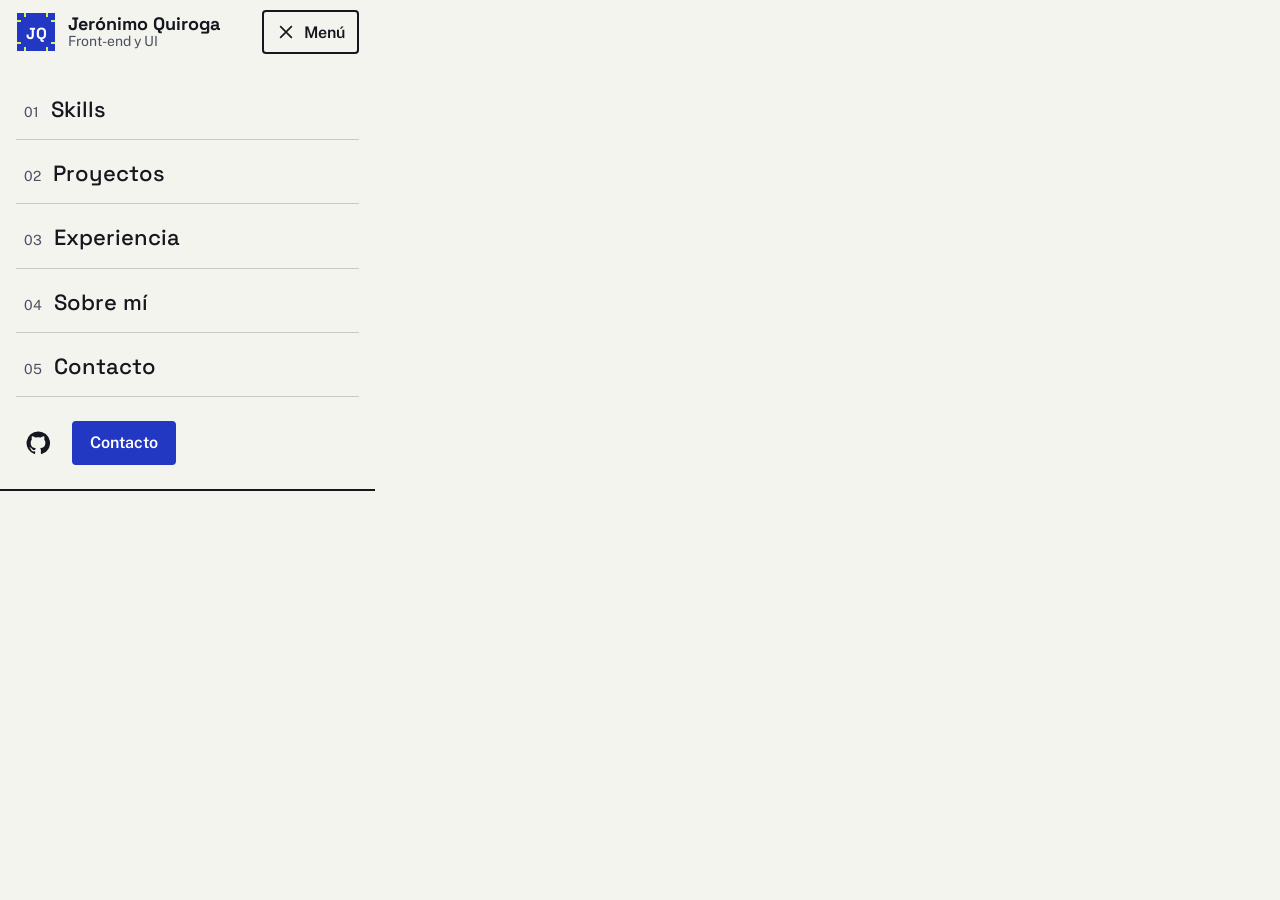
<file: docs/figma/menu-mobile.html>
<!doctype html>
<html lang="es">
<head>
  <meta charset="utf-8">
  <meta name="viewport" content="width=device-width, initial-scale=1">
  
  <title>Jerónimo Quiroga · Front-end y UI · Portfolio</title>
  <meta name="description" content="Portfolio de Jerónimo Quiroga, estudiante de Sistemas en la UADER. Maqueta interfaces con HTML semántico, CSS ordenado y JavaScript. Busca pasantía o puesto trainee front-end.">
  <meta name="theme-color" content="#f4f4ef">
  <meta name="author" content="Jerónimo Quiroga">
  
  <meta property="og:type" content="website">
  <meta property="og:locale" content="es_AR">
  <meta property="og:url" content="https://jeronimo-quiroga.netlify.app/">
  <meta property="og:title" content="Jerónimo Quiroga · Front-end y UI">
  <meta property="og:description" content="Estudiante de Sistemas que maqueta interfaces claras y accesibles. Proyectos, skills y contacto.">
  <meta property="og:image" content="https://jeronimo-quiroga.netlify.app/assets/img/og.png">
  <meta property="og:image:width" content="1200">
  <meta property="og:image:height" content="630">
  <meta property="og:image:alt" content="Portfolio de Jerónimo Quiroga: Front-end y UI">
  <meta name="twitter:card" content="summary_large_image">
  
  
  
  
  
  
  
  
  
<style>/* Design system "Plano": los mismos tokens que en Figma (página 03 · Design system). */
@font-face {
  font-family: 'Space Grotesk';
  font-style: normal;
  font-weight: 500;
  font-display: swap;
  src: url('/assets/fonts/space-grotesk-latin-500-normal.woff2') format('woff2');
}
@font-face {
  font-family: 'Space Grotesk';
  font-style: normal;
  font-weight: 700;
  font-display: swap;
  src: url('/assets/fonts/space-grotesk-latin-700-normal.woff2') format('woff2');
}
@font-face {
  font-family: 'Public Sans';
  font-style: normal;
  font-weight: 400;
  font-display: swap;
  src: url('/assets/fonts/public-sans-latin-400-normal.woff2') format('woff2');
}
@font-face {
  font-family: 'Public Sans';
  font-style: normal;
  font-weight: 600;
  font-display: swap;
  src: url('/assets/fonts/public-sans-latin-600-normal.woff2') format('woff2');
}

@layer tokens {
  :root {
    /* Color · primario y secundario */
    --color-cobalto: #2338c2;
    --color-cobalto-hover: #1a2a94;
    --color-cobalto-activo: #121e6e;
    --color-cobalto-suave: #e3e7fb;
    --color-lima: #d7f25c;
    --color-lima-hover: #c6e23f;

    /* Color · neutros */
    --color-tinta: #15171f;
    --color-grafito: #4b5060;
    --color-linea: #c9cbc2;
    --color-papel: #f4f4ef;
    --color-papel-2: #e9eae3;
    --color-blanco: #ffffff;

    /* Color · estados */
    --color-exito: #17733f;
    --color-error: #b3261e;
    --color-aviso: #8a5300;
    --color-info: var(--color-cobalto);

    /* Tipografía */
    --fuente-titulo: 'Space Grotesk', 'Segoe UI', system-ui, sans-serif;
    --fuente-texto: 'Public Sans', 'Segoe UI', system-ui, sans-serif;
    --texto-xs: 0.875rem;   /* 14 */
    --texto-s: 1rem;        /* 16 */
    --texto-m: 1.125rem;    /* 18 */
    --texto-l: 1.375rem;    /* 22 */
    --texto-xl: 1.75rem;    /* 28 */
    --texto-2xl: 2.25rem;   /* 36 */
    --texto-3xl: 3rem;      /* 48 */
    --texto-4xl: 4rem;      /* 64 */
    --interlineado-titulo: 1.1;
    --interlineado-texto: 1.6;

    /* Espaciado · múltiplos de 4 */
    --e-1: 0.25rem;  /* 4 */
    --e-2: 0.5rem;   /* 8 */
    --e-3: 0.75rem;  /* 12 */
    --e-4: 1rem;     /* 16 */
    --e-5: 1.5rem;   /* 24 */
    --e-6: 2rem;     /* 32 */
    --e-7: 3rem;     /* 48 */
    --e-8: 4rem;     /* 64 */
    --e-9: 6rem;     /* 96 */

    /* Grilla: 4 columnas (mobile), 8 (tablet) y 12 (desktop) */
    --ancho-max: 75rem;  /* 1200 */
    --margen: 1rem;      /* 16 · 24 · 32 según breakpoint */
    --medianil: 1rem;

    /* Bordes, sombras y movimiento */
    --borde: 1px solid var(--color-linea);
    --borde-fuerte: 2px solid var(--color-tinta);
    --radio: 4px;
    --sombra-plano: 6px 6px 0 var(--color-cobalto);
    --altura-cabecera: 4rem;
    --duracion: 180ms;
    --curva: cubic-bezier(0.2, 0.7, 0.2, 1);
  }

  
  
}

/* Estilos mobile-first ordenados por capas, igual que en Coffea.
   Breakpoints: 48em (768 px) y 80em (1280 px). Nombres de clase con BEM. */
@layer tokens, base, layout, components, utilities;

/* ============ BASE ============ */
@layer base {
  *, *::before, *::after { box-sizing: border-box; }
  html {
    -webkit-text-size-adjust: 100%;
    text-size-adjust: 100%;
    scroll-behavior: smooth;
    scroll-padding-top: calc(var(--altura-cabecera) + var(--e-4));
  }
  body {
    margin: 0;
    background: var(--color-papel);
    color: var(--color-tinta);
    font-family: var(--fuente-texto);
    font-size: var(--texto-s);
    line-height: var(--interlineado-texto);
    overflow-x: hidden;
  }
  h1, h2, h3, h4 {
    margin: 0;
    font-family: var(--fuente-titulo);
    font-weight: 700;
    line-height: var(--interlineado-titulo);
    letter-spacing: -0.01em;
    text-wrap: balance;
  }
  p, ul, ol, dl, dd, figure { margin: 0; }
  ul[role='list'], ol[role='list'] { list-style: none; padding: 0; }
  img, svg { display: block; max-width: 100%; height: auto; }
  a { color: var(--color-cobalto); text-underline-offset: 0.2em; }
  a:hover { color: var(--color-cobalto-hover); }
  a:active { color: var(--color-cobalto-activo); }
  :focus-visible {
    outline: 3px solid var(--color-cobalto);
    outline-offset: 3px;
  }
  section[id], [id] { scroll-margin-top: calc(var(--altura-cabecera) + var(--e-4)); }
  ::selection { background: var(--color-lima); color: var(--color-tinta); }

  
}

/* ============ LAYOUT ============ */
@layer layout {
  .contenedor {
    width: 100%;
    max-width: calc(var(--ancho-max) + var(--margen) * 2);
    margin-inline: auto;
    padding-inline: var(--margen);
  }
  .seccion { padding-block: var(--e-8); }
  .seccion--compacta { padding-block: var(--e-7) 0 !important; }
  .seccion--alterna { background: var(--color-papel-2); border-block: var(--borde); }
  .grilla { display: grid; gap: var(--medianil); }
  
  
}

/* ============ COMPONENTES ============ */
@layer components {
  /* Saltar al contenido */
  .salto {
    position: absolute;
    left: var(--e-4);
    top: -100px;
    z-index: 100;
    padding: var(--e-3) var(--e-4);
    background: var(--color-tinta);
    color: var(--color-blanco);
    font-weight: 600;
    border-radius: var(--radio);
  }
  .salto:focus { top: var(--e-3); color: var(--color-blanco); }

  /* Cabecera fija */
  .cabecera {
    position: sticky;
    top: 0;
    z-index: 50;
    background: color-mix(in srgb, var(--color-papel) 94%, transparent);
    backdrop-filter: blur(6px);
    border-bottom: var(--borde);
  }
  .cabecera__barra {
    display: flex;
    align-items: center;
    gap: var(--e-4);
    min-height: var(--altura-cabecera);
  }
  .logo {
    display: inline-flex;
    align-items: center;
    gap: var(--e-3);
    color: var(--color-tinta);
    text-decoration: none;
    font-family: var(--fuente-titulo);
    font-weight: 700;
    margin-right: auto;
  }
  .logo:hover { color: var(--color-cobalto); }
  .logo__marca { width: 2.5rem; height: 2.5rem; flex: none; }
  .logo__nombre { font-size: var(--texto-m); line-height: 1.1; }
  .logo__rol { display: block; font-family: var(--fuente-texto); font-weight: 400; font-size: var(--texto-xs); color: var(--color-grafito); }

  .nav-toggle {
    display: inline-flex;
    align-items: center;
    gap: var(--e-2);
    min-height: 44px;
    padding: var(--e-2) var(--e-3);
    background: transparent;
    color: var(--color-tinta);
    border: var(--borde-fuerte);
    border-radius: var(--radio);
    font: 600 var(--texto-s) var(--fuente-texto);
    cursor: pointer;
  }
  .nav-toggle:hover { background: var(--color-blanco); }
  .nav-toggle:active { background: var(--color-papel-2); }
  .nav-toggle__icono { width: 1.25rem; height: 1.25rem; }
  .nav-toggle__icono .cerrar { display: none; }
  .nav-toggle[aria-expanded='true'] .abrir { display: none; }
  .nav-toggle[aria-expanded='true'] .cerrar { display: block; }

  .nav {
    position: absolute;
    inset: 100% 0 auto 0;
    background: var(--color-papel);
    border-bottom: var(--borde-fuerte);
    padding: var(--e-4) var(--margen) var(--e-5);
  }
  .nav { display: none; }
  .nav-toggle[aria-expanded='true'] + .nav { display: block; }
  .nav__lista { display: grid; gap: var(--e-1); }
  .nav__link {
    display: flex;
    align-items: baseline;
    gap: var(--e-3);
    padding: var(--e-3) var(--e-2);
    color: var(--color-tinta);
    text-decoration: none;
    font-family: var(--fuente-titulo);
    font-weight: 500;
    font-size: var(--texto-l);
    border-bottom: var(--borde);
  }
  .nav__num { font-size: var(--texto-xs); color: var(--color-grafito); font-family: var(--fuente-texto); }
  .nav__link:hover { color: var(--color-cobalto); }
  .nav__link:active { color: var(--color-cobalto-activo); }
  .nav__link[aria-current='true'] { color: var(--color-cobalto); }
  .nav__link[aria-current='true'] .nav__num { color: var(--color-cobalto); }
  .nav__acciones { display: flex; flex-wrap: wrap; gap: var(--e-3); margin-top: var(--e-5); }

  .icono-link {
    display: inline-flex;
    align-items: center;
    justify-content: center;
    gap: var(--e-2);
    min-height: 44px;
    min-width: 44px;
    padding: var(--e-2);
    color: var(--color-tinta);
    border-radius: var(--radio);
    text-decoration: none;
    font-weight: 600;
  }
  .icono-link svg { width: 1.5rem; height: 1.5rem; }
  .icono-link:hover { color: var(--color-cobalto); background: var(--color-cobalto-suave); }
  .icono-link:active { background: var(--color-papel-2); }

  

  /* Botón: primario, secundario y chico. Estados: normal, hover, active, focus y disabled */
  .boton {
    display: inline-flex;
    align-items: center;
    justify-content: center;
    gap: var(--e-2);
    min-height: 48px;
    padding: var(--e-3) var(--e-5);
    border: 2px solid var(--color-cobalto);
    border-radius: var(--radio);
    background: var(--color-cobalto);
    color: var(--color-blanco);
    font: 600 var(--texto-s)/1.2 var(--fuente-texto);
    text-decoration: none;
    cursor: pointer;
    transition: transform var(--duracion) var(--curva), box-shadow var(--duracion) var(--curva), background-color var(--duracion);
  }
  .boton svg { width: 1.25rem; height: 1.25rem; }
  .boton:hover {
    background: var(--color-cobalto-hover);
    border-color: var(--color-cobalto-hover);
    color: var(--color-blanco);
    transform: translate(-2px, -2px);
    box-shadow: 4px 4px 0 var(--color-tinta);
  }
  .boton:active {
    background: var(--color-cobalto-activo);
    border-color: var(--color-cobalto-activo);
    color: var(--color-blanco);
    transform: none;
    box-shadow: none;
  }
  .boton:disabled, .boton[aria-disabled='true'] {
    background: var(--color-papel-2);
    border-color: var(--color-linea);
    color: var(--color-grafito);
    transform: none;
    box-shadow: none;
    cursor: not-allowed;
  }
  .boton--secundario { background: transparent; color: var(--color-tinta); border-color: var(--color-tinta); }
  .boton--secundario:hover { background: var(--color-lima); border-color: var(--color-tinta); color: var(--color-tinta); }
  .boton--secundario:active { background: var(--color-lima-hover); border-color: var(--color-tinta); color: var(--color-tinta); }
  .boton--chico { min-height: 44px; padding: var(--e-2) var(--e-4); }

  /* Etiqueta (tag/chip) */
  .etiquetas { display: flex; flex-wrap: wrap; gap: var(--e-2); }
  .etiqueta {
    display: inline-block;
    padding: 2px var(--e-2);
    border: 1px solid var(--color-grafito);
    border-radius: 2px;
    background: var(--color-blanco);
    color: var(--color-tinta);
    font-size: var(--texto-xs);
    font-weight: 600;
    line-height: 1.5;
  }

  /* Insignia de disponibilidad */
  .insignia {
    display: inline-flex;
    align-items: center;
    gap: var(--e-2);
    padding: var(--e-1) var(--e-3);
    background: var(--color-lima);
    color: var(--color-tinta);
    border: 1px solid var(--color-tinta);
    border-radius: 999px;
    font-size: var(--texto-xs);
    font-weight: 600;
  }
  .insignia__punto { width: 0.5rem; height: 0.5rem; border-radius: 50%; background: var(--color-exito); flex: none; }

  /* Kicker / numeración de secciones */
  .kicker {
    font-family: var(--fuente-titulo);
    font-weight: 500;
    font-size: var(--texto-xs);
    letter-spacing: 0.08em;
    text-transform: uppercase;
    color: var(--color-grafito);
  }

  /* Hero */
  .hero {
    position: relative;
    padding-block: var(--e-7) var(--e-8);
    background-image:
      linear-gradient(to right, rgb(35 56 194 / 0.07) 1px, transparent 1px),
      linear-gradient(to bottom, rgb(35 56 194 / 0.07) 1px, transparent 1px);
    background-size: 32px 32px;
    border-bottom: var(--borde);
  }
  .hero__grilla { display: grid; gap: var(--e-7); align-items: start; }
  .hero__texto { display: grid; gap: var(--e-5); justify-items: start; }
  .hero__titulo { font-size: clamp(2.5rem, 9vw, var(--texto-4xl)); }
  .hero__rol { font-family: var(--fuente-titulo); font-weight: 500; font-size: var(--texto-l); color: var(--color-cobalto); }
  .hero__propuesta { font-size: var(--texto-m); max-width: 36rem; }
  .hero__acciones { display: flex; flex-wrap: wrap; gap: var(--e-3); }
  .hero__ubicacion { display: flex; align-items: center; gap: var(--e-2); color: var(--color-grafito); font-size: var(--texto-xs); }
  .hero__ubicacion svg { width: 1rem; height: 1rem; flex: none; }
  

  /* Rótulo: la ficha de 30 segundos, como el rótulo de un plano */
  .rotulo {
    background: var(--color-blanco);
    border: var(--borde-fuerte);
    box-shadow: var(--sombra-plano);
  }
  .rotulo__titulo {
    display: flex;
    justify-content: space-between;
    gap: var(--e-3);
    padding: var(--e-3) var(--e-4);
    border-bottom: var(--borde-fuerte);
    background: var(--color-tinta);
    color: var(--color-blanco);
    font-family: var(--fuente-titulo);
    font-size: var(--texto-s);
  }
  .rotulo__titulo span { font-weight: 500; }
  .rotulo__datos { display: grid; grid-template-columns: 1fr 1fr; }
  .rotulo__dato { padding: var(--e-3) var(--e-4); border-bottom: var(--borde); }
  .rotulo__dato:nth-child(odd) { border-right: var(--borde); }
  .rotulo__dato--ancho { grid-column: 1 / -1; border-right: 0 !important; }
  .rotulo__dato:last-child { border-bottom: 0; }
  .rotulo dt { font-size: var(--texto-xs); color: var(--color-grafito); }
  .rotulo dd { font-weight: 600; }

  /* Encabezado de sección */
  .encabezado {
    display: grid;
    gap: var(--e-3);
    margin-bottom: var(--e-7);
    padding-top: var(--e-4);
    border-top: var(--borde-fuerte);
  }
  .encabezado__num { font-family: var(--fuente-titulo); font-weight: 700; color: var(--color-cobalto); }
  .encabezado__titulo { font-size: clamp(var(--texto-xl), 6vw, var(--texto-3xl)); }
  .encabezado__bajada { color: var(--color-grafito); font-size: var(--texto-m); max-width: 40rem; }
  

  /* Métricas */
  .metricas { display: grid; grid-template-columns: repeat(2, 1fr); gap: 0; border: var(--borde-fuerte); background: var(--color-blanco); }
  .metrica { padding: var(--e-5) var(--e-4); border-right: var(--borde); border-bottom: var(--borde); }
  .metrica:nth-child(2n) { border-right: 0; }
  .metrica:nth-last-child(-n + 2) { border-bottom: 0; }
  .metrica__numero { display: block; font-family: var(--fuente-titulo); font-weight: 700; font-size: clamp(var(--texto-2xl), 8vw, var(--texto-3xl)); line-height: 1; color: var(--color-cobalto); }
  .metrica__etiqueta { display: block; margin-top: var(--e-2); font-size: var(--texto-xs); color: var(--color-grafito); }
  

  /* Tarjeta base */
  .tarjeta {
    position: relative;
    display: grid;
    gap: var(--e-4);
    align-content: start;
    padding: var(--e-5);
    background: var(--color-blanco);
    border: var(--borde-fuerte);
    border-radius: var(--radio);
  }
  .tarjeta__titulo { font-size: var(--texto-l); }
  .tarjeta__texto { color: var(--color-grafito); }
  .tarjeta__pie { font-size: var(--texto-xs); color: var(--color-grafito); padding-top: var(--e-3); border-top: var(--borde); }
  .tarjeta__pie a { font-weight: 600; }

  /* Skills */
  .skill__icono { width: 2.5rem; height: 2.5rem; color: var(--color-cobalto); }

  /* Tarjeta de proyecto: toda la tarjeta es clickeable */
  .proyecto { padding: 0; overflow: hidden; transition: transform var(--duracion) var(--curva), box-shadow var(--duracion) var(--curva); }
  .proyecto__imagen { aspect-ratio: 16 / 10; width: 100%; object-fit: cover; object-position: top; border-bottom: var(--borde-fuerte); background: var(--color-papel-2); }
  .proyecto__cuerpo { display: grid; gap: var(--e-3); padding: var(--e-5); }
  .proyecto__meta { font-size: var(--texto-xs); color: var(--color-grafito); font-weight: 600; }
  .proyecto__titulo { font-size: var(--texto-xl); }
  .proyecto__link { color: var(--color-tinta); text-decoration: none; }
  .proyecto__link::after { content: ''; position: absolute; inset: 0; z-index: 1; }
  .proyecto__link:focus-visible { outline: none; }
  .proyecto:has(.proyecto__link:focus-visible) { outline: 3px solid var(--color-cobalto); outline-offset: 4px; }
  .proyecto__resultado { padding: var(--e-3); background: var(--color-papel); border-left: 4px solid var(--color-lima); font-size: var(--texto-xs); }
  .proyecto__accion { display: inline-flex; align-items: center; gap: var(--e-2); font-weight: 600; color: var(--color-cobalto); }
  .proyecto__accion svg { width: 1.125rem; height: 1.125rem; transition: transform var(--duracion) var(--curva); }
  .proyecto:hover { transform: translate(-4px, -4px); box-shadow: var(--sombra-plano); }
  .proyecto:hover .proyecto__accion svg { transform: translateX(4px); }
  .proyecto:active { transform: translate(-1px, -1px); box-shadow: 2px 2px 0 var(--color-cobalto); }
  .proyecto:hover .proyecto__titulo { color: var(--color-cobalto); }
  
  

  /* Línea de tiempo */
  .linea-tiempo { position: relative; display: grid; gap: var(--e-6); padding-left: var(--e-6); }
  .linea-tiempo::before { content: ''; position: absolute; left: 7px; top: 8px; bottom: 8px; width: 2px; background: var(--color-tinta); }
  .hito { position: relative; display: grid; gap: var(--e-2); }
  .hito::before {
    content: '';
    position: absolute;
    left: calc(var(--e-6) * -1);
    top: 6px;
    width: 16px;
    height: 16px;
    background: var(--color-papel);
    border: 2px solid var(--color-tinta);
    transition: background-color var(--duracion);
  }
  .hito:hover::before { background: var(--color-lima); }
  .hito--actual::before { background: var(--color-cobalto); border-color: var(--color-cobalto); }
  .hito__periodo { font-family: var(--fuente-titulo); font-weight: 500; font-size: var(--texto-xs); color: var(--color-cobalto); text-transform: uppercase; letter-spacing: 0.06em; }
  .hito__rol { font-size: var(--texto-l); }
  .hito__lugar { color: var(--color-grafito); font-weight: 600; }
  .hito__logros { margin-top: var(--e-2); padding-left: var(--e-5); display: grid; gap: var(--e-1); }
  

  /* Sobre mí */
  .sobre { display: grid; gap: var(--e-7); align-items: start; }
  .sobre__texto { display: grid; gap: var(--e-4); font-size: var(--texto-m); max-width: 40rem; }
  .sobre__retrato { max-width: 22rem; border: var(--borde-fuerte); background: var(--color-blanco); box-shadow: var(--sombra-plano); }
  .sobre__retrato figcaption { padding: var(--e-2) var(--e-3); border-top: var(--borde-fuerte); font-size: var(--texto-xs); color: var(--color-grafito); }
  .principio__num { font-family: var(--fuente-titulo); font-weight: 700; color: var(--color-cobalto); font-size: var(--texto-xl); }
  

  /* Contacto */
  .contacto {
    display: grid;
    gap: var(--e-7);
    padding: var(--e-6) var(--e-5);
    background: var(--color-lima);
    border: var(--borde-fuerte);
    box-shadow: 8px 8px 0 var(--color-tinta);
  }
  .contacto__titulo { font-family: var(--fuente-titulo); font-weight: 700; line-height: var(--interlineado-titulo); font-size: clamp(var(--texto-2xl), 7vw, var(--texto-3xl)); text-wrap: balance; }
  .contacto__texto { display: grid; gap: var(--e-5); align-content: start; }
  .contacto__email {
    font-family: var(--fuente-titulo);
    font-weight: 700;
    font-size: clamp(var(--texto-m), 4.6vw, var(--texto-xl));
    color: var(--color-tinta);
    overflow-wrap: anywhere;
  }
  .contacto__email:hover { color: var(--color-cobalto-activo); }
  .contacto__redes { display: grid; gap: var(--e-1); }
  .contacto__redes a { color: var(--color-tinta); font-weight: 600; }
  .contacto__redes .icono-link { justify-content: flex-start; }
  .contacto__redes .icono-link:hover { background: var(--color-blanco); color: var(--color-tinta); }
  

  /* Formulario */
  .formulario { display: grid; gap: var(--e-4); padding: var(--e-5); background: var(--color-blanco); border: var(--borde-fuerte); }
  .campo { display: grid; gap: var(--e-1); }
  .campo__etiqueta { font-weight: 600; font-size: var(--texto-xs); }
  .campo__control {
    width: 100%;
    min-height: 48px;
    padding: var(--e-3);
    border: 1px solid var(--color-grafito);
    border-radius: var(--radio);
    background: var(--color-blanco);
    color: var(--color-tinta);
    font: inherit;
  }
  textarea.campo__control { min-height: 8rem; resize: vertical; }
  .campo__control:hover { border-color: var(--color-tinta); }
  .campo__control:focus-visible { outline: 3px solid var(--color-cobalto); outline-offset: 1px; border-color: var(--color-cobalto); }
  .campo__control:user-invalid { border-color: var(--color-error); border-width: 2px; }
  .campo__ayuda { font-size: var(--texto-xs); color: var(--color-grafito); }
  .oculto-bot { position: absolute; left: -9999px; }

  /* Pie */
  .pie { padding-block: var(--e-7) var(--e-6); background: var(--color-tinta); color: var(--color-papel); }
  .pie a { color: var(--color-papel); }
  .pie a:hover { color: var(--color-lima); }
  .pie :focus-visible { outline-color: var(--color-lima); }
  .pie__grilla { display: grid; gap: var(--e-6); }
  .pie__nav ul { display: flex; flex-wrap: wrap; gap: var(--e-2) var(--e-5); }
  .pie__nav a { display: inline-block; padding-block: var(--e-2); }
  .pie__redes { display: flex; gap: var(--e-2); }
  .pie__redes .icono-link { color: var(--color-papel); }
  .pie__redes .icono-link:hover { background: rgb(255 255 255 / 0.1); color: var(--color-lima); }
  .pie__legal { grid-column: 1 / -1; font-size: var(--texto-xs); color: #c4c6cf; padding-top: var(--e-5); border-top: 1px solid #3a3d4a; }
  

  /* Páginas de caso de estudio */
  .caso-hero { padding-block: var(--e-7); border-bottom: var(--borde); }
  .caso-hero__grilla { display: grid; gap: var(--e-6); }
  .caso-hero__titulo { font-size: clamp(var(--texto-2xl), 8vw, var(--texto-4xl)); }
  .caso-hero__bajada { font-size: var(--texto-m); max-width: 44rem; }
  .volver { display: inline-flex; align-items: center; gap: var(--e-2); font-weight: 600; min-height: 44px; }
  .volver svg { width: 1.125rem; height: 1.125rem; }
  .ficha { display: grid; grid-template-columns: repeat(2, 1fr); border: var(--borde-fuerte); background: var(--color-blanco); }
  .ficha > div { padding: var(--e-3) var(--e-4); border-bottom: var(--borde); }
  .ficha > div:nth-child(odd) { border-right: var(--borde); }
  .ficha > div:nth-last-child(-n + 2) { border-bottom: 0; }
  .ficha dt { font-size: var(--texto-xs); color: var(--color-grafito); }
  .ficha dd { font-weight: 600; }
  
  .caso { display: grid; gap: var(--e-5); max-width: 48rem; }
  .caso h3 { font-size: var(--texto-l); margin-top: var(--e-3); }
  .caso ul, .caso ol { padding-left: var(--e-5); display: grid; gap: var(--e-2); }
  .caso p, .caso li { font-size: var(--texto-m); }
  .figura { display: grid; gap: var(--e-2); margin-block: var(--e-3); }
  .figura img { border: var(--borde-fuerte); background: var(--color-blanco); width: 100%; }
  .figura figcaption { font-size: var(--texto-xs); color: var(--color-grafito); }
  .figuras { display: grid; gap: var(--e-5); align-items: start; }
  
  .pasos { counter-reset: paso; list-style: none; padding: 0 !important; }
  .pasos li { counter-increment: paso; display: grid; grid-template-columns: 2.5rem 1fr; gap: var(--e-3); align-items: start; }
  .pasos li::before { content: counter(paso, decimal-leading-zero); font-family: var(--fuente-titulo); font-weight: 700; color: var(--color-cobalto); }
  .nota { padding: var(--e-4); background: var(--color-blanco); border: var(--borde); border-left: 4px solid var(--color-cobalto); }
  .nota--lima { border-left-color: var(--color-tinta); background: var(--color-lima); }
  .datos { display: grid; grid-template-columns: repeat(auto-fit, minmax(9rem, 1fr)); gap: var(--e-3); }
  .dato { padding: var(--e-4); background: var(--color-blanco); border: var(--borde-fuerte); }
  .dato b { display: block; font-family: var(--fuente-titulo); font-size: var(--texto-2xl); line-height: 1; color: var(--color-cobalto); }
  .dato span { font-size: var(--texto-xs); color: var(--color-grafito); }
  .tabla-scroll { overflow-x: auto; }
  .tabla { width: 100%; border-collapse: collapse; background: var(--color-blanco); font-size: var(--texto-xs); }
  .tabla th, .tabla td { padding: var(--e-2) var(--e-3); border: 1px solid var(--color-linea); text-align: left; }
  .tabla th { background: var(--color-papel-2); }
  .tabla td.num { text-align: right; font-variant-numeric: tabular-nums; }
  .siguiente { display: grid; gap: var(--e-2); padding: var(--e-5); border: var(--borde-fuerte); background: var(--color-blanco); text-decoration: none; color: var(--color-tinta); transition: transform var(--duracion) var(--curva), box-shadow var(--duracion) var(--curva); }
  .siguiente strong { font-family: var(--fuente-titulo); font-size: var(--texto-xl); color: var(--color-cobalto); }
  .siguiente:hover { color: var(--color-tinta); transform: translate(-4px, -4px); box-shadow: var(--sombra-plano); }
  .siguiente:active { transform: none; box-shadow: none; }

  /* 404 */
  .error { min-height: 70vh; display: grid; align-content: center; gap: var(--e-5); justify-items: start; }
  .error__codigo { font-family: var(--fuente-titulo); font-weight: 700; font-size: clamp(5rem, 24vw, 10rem); line-height: 1; color: var(--color-cobalto); }
}

/* ============ UTILIDADES ============ */
@layer utilities {
  .visualmente-oculto {
    position: absolute !important;
    width: 1px; height: 1px;
    padding: 0; margin: -1px;
    overflow: hidden; clip: rect(0 0 0 0);
    white-space: nowrap; border: 0;
  }
  .mt-6 { margin-top: var(--e-6); }
  .mt-7 { margin-top: var(--e-7); }
}

html,body{width:375px;} .salto{display:none}main,footer{display:none} body{min-height:812px}</style>
</head>
<body>
  <a class="salto" href="#contenido">Saltar al contenido</a>

  <header class="cabecera">
    <div class="contenedor cabecera__barra">
      <a class="logo" href="#inicio">
        <svg class="logo__marca" viewBox="0 0 40 40" aria-hidden="true"><rect x="1" y="1" width="38" height="38" fill="#2338c2"/><path d="M1 9h4M1 31h4M35 9h4M35 31h4M9 1v4M31 1v4M9 35v4M31 35v4" stroke="#d7f25c" stroke-width="2"/><text x="20" y="26.5" text-anchor="middle" font-family="Space Grotesk, sans-serif" font-weight="700" font-size="16" fill="#fff">JQ</text></svg>
        <span class="logo__nombre">Jerónimo Quiroga<span class="logo__rol">Front-end y UI</span></span>
      </a>
      <button class="nav-toggle" type="button" aria-expanded="true" aria-controls="menu">
        <svg class="nav-toggle__icono" viewBox="0 0 24 24" fill="none" stroke="currentColor" stroke-width="2" aria-hidden="true"><path class="abrir" d="M3 6h18M3 12h18M3 18h18"/><path class="cerrar" d="M5 5l14 14M19 5L5 19"/></svg>
        Menú
      </button>
      <nav class="nav" id="menu" aria-label="Secciones">
        <ul class="nav__lista" role="list">
          <li><a class="nav__link" href="#skills"><span class="nav__num">01</span>Skills</a></li>
          <li><a class="nav__link" href="#proyectos"><span class="nav__num">02</span>Proyectos</a></li>
          <li><a class="nav__link" href="#experiencia"><span class="nav__num">03</span>Experiencia</a></li>
          <li><a class="nav__link" href="#sobre-mi"><span class="nav__num">04</span>Sobre mí</a></li>
          <li><a class="nav__link" href="#contacto"><span class="nav__num">05</span>Contacto</a></li>
        </ul>
        <div class="nav__acciones">
          <a class="icono-link" href="https://github.com/jeronimoquiroga-byte" target="_blank" rel="noopener noreferrer" aria-label="GitHub de Jerónimo (se abre en otra pestaña)">
            <svg viewBox="0 0 24 24" fill="currentColor" aria-hidden="true"><path d="M12 .5a11.5 11.5 0 0 0-3.64 22.4c.58.1.79-.25.79-.56v-2c-3.2.7-3.88-1.37-3.88-1.37-.52-1.33-1.28-1.69-1.28-1.69-1.05-.71.08-.7.08-.7 1.16.08 1.77 1.19 1.77 1.19 1.03 1.77 2.7 1.26 3.36.96.1-.75.4-1.26.73-1.55-2.55-.29-5.24-1.28-5.24-5.68 0-1.26.45-2.28 1.18-3.09-.12-.29-.51-1.46.11-3.04 0 0 .97-.31 3.17 1.18a11 11 0 0 1 5.77 0c2.2-1.49 3.17-1.18 3.17-1.18.63 1.58.23 2.75.11 3.04.74.81 1.18 1.83 1.18 3.09 0 4.41-2.69 5.38-5.25 5.67.41.36.78 1.06.78 2.14v3.17c0 .31.21.67.8.56A11.5 11.5 0 0 0 12 .5z"/></svg>
          </a>
          <a class="boton boton--chico" href="#contacto">Contacto</a>
        </div>
      </nav>
    </div>
  </header>

  <main id="contenido">
    <!-- HERO -->
    <section class="hero" id="inicio" aria-labelledby="titulo-hero">
      <div class="contenedor hero__grilla">
        <div class="hero__texto">
          <p class="insignia"><span class="insignia__punto" aria-hidden="true"></span>Disponible para pasantía o trainee front-end</p>
          <h1 class="hero__titulo" id="titulo-hero">Jerónimo Quiroga</h1>
          <p class="hero__rol">Estudiante de Sistemas · Front-end y UI</p>
          <p class="hero__propuesta">Maqueto interfaces con HTML semántico y CSS ordenado por capas, que se leen bien en cualquier pantalla y se pueden usar con el teclado.</p>
          <div class="hero__acciones">
            <a class="boton" href="#proyectos">Ver proyectos
              <svg viewBox="0 0 24 24" fill="none" stroke="currentColor" stroke-width="2" aria-hidden="true"><path d="M12 5v14M6 13l6 6 6-6"/></svg>
            </a>
            <a class="boton boton--secundario" href="#contacto">Escribime</a>
          </div>
          <p class="hero__ubicacion">
            <svg viewBox="0 0 24 24" fill="none" stroke="currentColor" stroke-width="2" aria-hidden="true"><path d="M12 21s-7-6.2-7-11.5A7 7 0 0 1 19 9.5C19 14.8 12 21 12 21z"/><circle cx="12" cy="9.5" r="2.5"/></svg>
            Concepción del Uruguay, Entre Ríos · GMT−3 · Presencial o remoto
          </p>
        </div>

        <aside class="rotulo" aria-labelledby="titulo-rotulo">
          <h2 class="rotulo__titulo" id="titulo-rotulo">En 30 segundos <span>Hoja 01</span></h2>
          <dl class="rotulo__datos">
            <div class="rotulo__dato"><dt>Hace</dt><dd>Maquetación y UI</dd></div>
            <div class="rotulo__dato"><dt>Busca</dt><dd>Pasantía o trainee</dd></div>
            <div class="rotulo__dato rotulo__dato--ancho"><dt>Stack</dt><dd>HTML · CSS · JavaScript · Tailwind · Figma</dd></div>
            <div class="rotulo__dato"><dt>Estudia</dt><dd>Lic. en Sistemas, UADER</dd></div>
            <div class="rotulo__dato"><dt>Último proyecto</dt><dd><a href="casos/cubri-seguros.html">Cubrí Seguros</a></dd></div>
            <div class="rotulo__dato rotulo__dato--ancho"><dt>Contacto</dt><dd><a href="mailto:jeronimoquiroga420@gmail.com">jeronimoquiroga420@gmail.com</a></dd></div>
          </dl>
        </aside>
      </div>
    </section>

    <!-- MÉTRICAS -->
    <section class="seccion seccion--compacta" aria-labelledby="titulo-logros" id="logros">
      <div class="contenedor">
        <h2 class="visualmente-oculto" id="titulo-logros">Logros en números</h2>
        <ul class="metricas" role="list">
          <li class="metrica"><span class="metrica__numero">19</span><span class="metrica__etiqueta">ejercicios de maquetación entregados en 2026</span></li>
          <li class="metrica"><span class="metrica__numero">3</span><span class="metrica__etiqueta">proyectos web completos, con el código en GitHub</span></li>
          <li class="metrica"><span class="metrica__numero">0</span><span class="metrica__etiqueta">líneas de JavaScript en Coffea: todo con CSS</span></li>
          <li class="metrica"><span class="metrica__numero">6</span><span class="metrica__etiqueta">estructuras de datos programadas en Python</span></li>
        </ul>
      </div>
    </section>

    <!-- SKILLS -->
    <section class="seccion seccion--alterna mt-7" id="skills" aria-labelledby="titulo-skills">
      <div class="contenedor">
        <header class="encabezado">
          <span class="encabezado__num" aria-hidden="true">01</span>
          <h2 class="encabezado__titulo" id="titulo-skills">Skills</h2>
          <p class="encabezado__bajada">Cada skill dice en qué proyecto se puede ver. Así no hay que creerme: se puede comprobar.</p>
        </header>
        <div class="grilla grilla--4">
          <article class="tarjeta skill">
            <svg class="skill__icono" viewBox="0 0 40 40" fill="none" stroke="currentColor" stroke-width="2.5" aria-hidden="true"><path d="M14 12l-8 8 8 8M26 12l8 8-8 8M22 8l-4 24"/></svg>
            <h3 class="tarjeta__titulo">Maquetación</h3>
            <p class="tarjeta__texto">HTML semántico, encabezados en orden, formularios con validación y accesibilidad pensada desde el principio.</p>
            <ul class="etiquetas" role="list"><li class="etiqueta">HTML5</li><li class="etiqueta">WCAG 2.2</li><li class="etiqueta">Formularios</li><li class="etiqueta">SEO básico</li></ul>
            <p class="tarjeta__pie">Visto en <a href="casos/cubri-seguros.html">Cubrí Seguros</a></p>
          </article>
          <article class="tarjeta skill">
            <svg class="skill__icono" viewBox="0 0 40 40" fill="none" stroke="currentColor" stroke-width="2.5" aria-hidden="true"><rect x="6" y="6" width="28" height="28"/><path d="M6 16h28M16 16v18"/></svg>
            <h3 class="tarjeta__titulo">CSS y UI</h3>
            <p class="tarjeta__texto">Layouts con Grid y Flexbox, mobile-first, design tokens y CSS organizado por capas con nombres BEM.</p>
            <ul class="etiquetas" role="list"><li class="etiqueta">CSS3</li><li class="etiqueta">@layer</li><li class="etiqueta">BEM</li><li class="etiqueta">Tailwind v4</li><li class="etiqueta">Responsive</li></ul>
            <p class="tarjeta__pie">Visto en <a href="casos/coffea.html">Coffea</a></p>
          </article>
          <article class="tarjeta skill">
            <svg class="skill__icono" viewBox="0 0 40 40" fill="none" stroke="currentColor" stroke-width="2.5" aria-hidden="true"><circle cx="10" cy="20" r="4"/><circle cx="30" cy="10" r="4"/><circle cx="30" cy="30" r="4"/><path d="M14 18l12-6M14 22l12 6"/></svg>
            <h3 class="tarjeta__titulo">JavaScript</h3>
            <p class="tarjeta__texto">Módulos ES, estado centralizado, validaciones y flujos de varios pasos sin frameworks.</p>
            <ul class="etiquetas" role="list"><li class="etiqueta">ES Modules</li><li class="etiqueta">DOM</li><li class="etiqueta">fetch + JSON</li><li class="etiqueta">Promesas</li></ul>
            <p class="tarjeta__pie">Visto en <a href="casos/cubri-seguros.html">Cubrí Seguros</a></p>
          </article>
          <article class="tarjeta skill">
            <svg class="skill__icono" viewBox="0 0 40 40" fill="none" stroke="currentColor" stroke-width="2.5" aria-hidden="true"><path d="M8 32V8h10l4 4h10v20z"/><path d="M14 22h12M14 27h8"/></svg>
            <h3 class="tarjeta__titulo">Herramientas y bases</h3>
            <p class="tarjeta__texto">Diseño en Figma, versionado con Git y deploy automático. Programación en Python y Java en la carrera.</p>
            <ul class="etiquetas" role="list"><li class="etiqueta">Figma</li><li class="etiqueta">Git y GitHub</li><li class="etiqueta">Netlify</li><li class="etiqueta">Python</li><li class="etiqueta">Java</li></ul>
            <p class="tarjeta__pie">Visto en <a href="https://github.com/jeronimoquiroga-byte" target="_blank" rel="noopener noreferrer">GitHub<span class="visualmente-oculto"> (se abre en otra pestaña)</span></a></p>
          </article>
        </div>
      </div>
    </section>

    <!-- PROYECTOS -->
    <section class="seccion" id="proyectos" aria-labelledby="titulo-proyectos">
      <div class="contenedor">
        <header class="encabezado">
          <span class="encabezado__num" aria-hidden="true">02</span>
          <h2 class="encabezado__titulo" id="titulo-proyectos">Proyectos</h2>
          <p class="encabezado__bajada">Dos casos de estudio completos, con el problema, el proceso y lo que aprendí, y la serie de ejercicios donde practiqué cada técnica.</p>
        </header>
        <div class="grilla grilla--2">
          <article class="tarjeta proyecto proyecto--destacado">
            <img class="proyecto__imagen" src="[data-uri]" width="960" height="600" alt="Paso 2 de Cubrí Seguros: tres planes con su cuota mensual y el resumen de la cotización al costado." decoding="async">
            <div class="proyecto__cuerpo">
              <p class="proyecto__meta">2026 · TP 5 de Diseño UX-UI · Más reciente</p>
              <h3 class="proyecto__titulo"><a class="proyecto__link" href="casos/cubri-seguros.html">Cubrí Seguros</a></h3>
              <p class="tarjeta__texto">Cotizador para contratar el seguro de un celular en 4 pasos: equipo, plan, datos y pago simulado, con resumen siempre visible.</p>
              <p class="proyecto__resultado"><b>Resultado:</b> las cuotas coinciden con los 3 casos de prueba de la cátedra, y el pago rechazado deja reintentar sin perder lo cargado.</p>
              <ul class="etiquetas" role="list"><li class="etiqueta">Tailwind v4</li><li class="etiqueta">JavaScript</li><li class="etiqueta">Basecoat UI</li></ul>
              <span class="proyecto__accion">Ver caso de estudio <svg viewBox="0 0 24 24" fill="none" stroke="currentColor" stroke-width="2" aria-hidden="true"><path d="M5 12h14M13 6l6 6-6 6"/></svg></span>
            </div>
          </article>
          <article class="tarjeta proyecto">
            <img class="proyecto__imagen" src="[data-uri]" width="960" height="600" alt="Portada de Coffea: título en tipografía serif sobre granos de café y una taza con arte latte." decoding="async">
            <div class="proyecto__cuerpo">
              <p class="proyecto__meta">2026 · Landing page</p>
              <h3 class="proyecto__titulo"><a class="proyecto__link" href="casos/coffea.html">Coffea</a></h3>
              <p class="tarjeta__texto">Landing de una cafetería de especialidad, con carruseles, favoritos y menú resueltos solo con CSS.</p>
              <p class="proyecto__resultado"><b>Aprendizaje:</b> separar el CSS en capas y 9 componentes BEM hizo que cada cambio tocara un solo archivo.</p>
              <ul class="etiquetas" role="list"><li class="etiqueta">CSS3</li><li class="etiqueta">@layer</li><li class="etiqueta">BEM</li><li class="etiqueta">Sin JavaScript</li></ul>
              <span class="proyecto__accion">Ver caso de estudio <svg viewBox="0 0 24 24" fill="none" stroke="currentColor" stroke-width="2" aria-hidden="true"><path d="M5 12h14M13 6l6 6-6 6"/></svg></span>
            </div>
          </article>
          <article class="tarjeta proyecto">
            <img class="proyecto__imagen" src="[data-uri]" width="960" height="600" alt="Ejercicio 20, landing integradora: título centrado sobre una foto oscura de una placa electrónica y un botón azul." decoding="async">
            <div class="proyecto__cuerpo">
              <p class="proyecto__meta">2026 · Bloques I a III</p>
              <h3 class="proyecto__titulo"><a class="proyecto__link" href="https://github.com/jeronimoquiroga-byte/Dise-o_UI-UX" target="_blank" rel="noopener noreferrer">Ejercicios de maquetación<span class="visualmente-oculto"> (repositorio, se abre en otra pestaña)</span></a></h3>
              <p class="tarjeta__texto">19 ejercicios, desde la estructura HTML y el modelo de caja hasta Grid, animaciones y una landing integradora.</p>
              <p class="proyecto__resultado"><b>Aprendizaje:</b> menú hamburguesa y formulario de varios pasos sin JavaScript, con <code>:target</code> y <code>:checked</code>.</p>
              <ul class="etiquetas" role="list"><li class="etiqueta">HTML5</li><li class="etiqueta">Flexbox</li><li class="etiqueta">Grid</li><li class="etiqueta">scroll-snap</li></ul>
              <span class="proyecto__accion">Ver repositorio <svg viewBox="0 0 24 24" fill="none" stroke="currentColor" stroke-width="2" aria-hidden="true"><path d="M7 17L17 7M9 7h8v8"/></svg></span>
            </div>
          </article>
        </div>
      </div>
    </section>

    <!-- EXPERIENCIA -->
    <section class="seccion seccion--alterna" id="experiencia" aria-labelledby="titulo-experiencia">
      <div class="contenedor">
        <header class="encabezado">
          <span class="encabezado__num" aria-hidden="true">03</span>
          <h2 class="encabezado__titulo" id="titulo-experiencia">Experiencia y formación</h2>
          <p class="encabezado__bajada">Todavía no trabajé en una empresa. Esto es lo que hice en la carrera, con lo que se puede ver en mis repositorios.</p>
        </header>
        <ol class="linea-tiempo" role="list">
          <li class="hito hito--actual">
            <p class="hito__periodo">2026 · En curso</p>
            <h3 class="hito__rol">Licenciatura en Sistemas de Información</h3>
            <p class="hito__lugar">Facultad de Ciencia y Tecnología, UADER</p>
            <ul class="hito__logros">
              <li>Cursando Diseño UX-UI, Programación Orientada a Objetos y Algoritmos y Estructuras de Datos.</li>
              <li>Todos los trabajos prácticos versionados en repositorios públicos de GitHub.</li>
            </ul>
          </li>
          <li class="hito">
            <p class="hito__periodo">Sep – Nov 2026</p>
            <h3 class="hito__rol">Diseño UX-UI · Trabajos prácticos</h3>
            <p class="hito__lugar">Cátedra de Diseño UX-UI, FCyT UADER</p>
            <ul class="hito__logros">
              <li>Entregué 19 ejercicios de maquetación y la landing integradora con scroll-snap.</li>
              <li>Hice Coffea sin JavaScript y el cotizador Cubrí Seguros con estado centralizado.</li>
            </ul>
          </li>
          <li class="hito">
            <p class="hito__periodo">2026</p>
            <h3 class="hito__rol">Algoritmos y Estructuras de Datos · Python</h3>
            <p class="hito__lugar">FCyT UADER</p>
            <ul class="hito__logros">
              <li>Programé pila, cola, lista, árbol, grafo y heap, y los usé en dos parciales.</li>
              <li>Resolví las guías de recursividad, pilas y colas.</li>
            </ul>
          </li>
        </ol>
      </div>
    </section>

    <!-- SOBRE MÍ -->
    <section class="seccion" id="sobre-mi" aria-labelledby="titulo-sobre">
      <div class="contenedor">
        <header class="encabezado">
          <span class="encabezado__num" aria-hidden="true">04</span>
          <h2 class="encabezado__titulo" id="titulo-sobre">Sobre mí</h2>
        </header>
        <div class="sobre">
          <div class="sobre__texto">
            <p>Soy Jerónimo, estudio la Licenciatura en Sistemas de Información en la UADER. Me gusta la parte del desarrollo que se ve: que una interfaz se entienda rápido y que el código detrás esté igual de ordenado.</p>
            <p>Cuando arranco un proyecto, primero defino los tokens y la estructura de archivos, después maqueto mobile-first y al final pruebo con teclado y en tres anchos. Busco un primer lugar donde aprender de un equipo que haga lo mismo, pero mejor.</p>
          </div>
          <figure class="sobre__retrato">
            <img src="[data-uri]" width="352" height="352" alt="Ilustración de Jerónimo: las iniciales JQ dibujadas como un plano, con cotas y líneas de construcción.">
            <figcaption>Retrato en formato plano. Escala 1:1.</figcaption>
          </figure>
        </div>
        <h3 class="visualmente-oculto">Principios de trabajo</h3>
        <ul class="grilla grilla--2 grilla--3 mt-7" role="list">
          <li class="tarjeta"><span class="principio__num" aria-hidden="true">A</span><h4 class="tarjeta__titulo">Primero la estructura</h4><p class="tarjeta__texto">Tokens, capas y nombres claros antes de la primera línea de estilo. Lo que está ordenado se puede cambiar sin miedo.</p></li>
          <li class="tarjeta"><span class="principio__num" aria-hidden="true">B</span><h4 class="tarjeta__titulo">Lo más simple que funcione</h4><p class="tarjeta__texto">Si CSS lo resuelve, no agrego JavaScript. Menos código es menos para mantener y menos para cargar.</p></li>
          <li class="tarjeta"><span class="principio__num" aria-hidden="true">C</span><h4 class="tarjeta__titulo">Que lo use cualquiera</h4><p class="tarjeta__texto">Contraste, foco visible y teclado en cada entrega. La accesibilidad no se agrega al final.</p></li>
        </ul>
      </div>
    </section>

    <!-- CONTACTO -->
    <section class="seccion seccion--alterna" id="contacto" aria-labelledby="titulo-contacto">
      <div class="contenedor">
        <header class="encabezado">
          <span class="encabezado__num" aria-hidden="true">05</span>
          <h2 class="encabezado__titulo" id="titulo-contacto">Contacto</h2>
        </header>
        <div class="contacto">
          <div class="contacto__texto">
            <p class="contacto__titulo">¿Buscás a alguien para tu equipo de front-end?</p>
            <p>Respondo en el día. Escribime por mail o dejame un mensaje con el formulario.</p>
            <a class="contacto__email" href="mailto:jeronimoquiroga420@gmail.com">jeronimoquiroga420@gmail.com</a>
            <ul class="contacto__redes" role="list">
              <li><a class="icono-link" href="https://www.linkedin.com/in/jeronimo-quiroga-a33716441" target="_blank" rel="noopener noreferrer">
                <svg viewBox="0 0 24 24" fill="currentColor" aria-hidden="true"><path d="M4.98 3.5a2.5 2.5 0 1 1 0 5 2.5 2.5 0 0 1 0-5zM3 9.75h4v11H3zm7 0h3.8v1.5h.06c.53-1 1.84-2.06 3.78-2.06 4.04 0 4.79 2.66 4.79 6.12v5.44h-4v-4.82c0-1.15-.02-2.63-1.6-2.63-1.6 0-1.85 1.25-1.85 2.55v4.9h-4z"/></svg>
                LinkedIn<span class="visualmente-oculto"> (se abre en otra pestaña)</span></a></li>
              <li><a class="icono-link" href="https://github.com/jeronimoquiroga-byte" target="_blank" rel="noopener noreferrer">
                <svg viewBox="0 0 24 24" fill="currentColor" aria-hidden="true"><path d="M12 .5a11.5 11.5 0 0 0-3.64 22.4c.58.1.79-.25.79-.56v-2c-3.2.7-3.88-1.37-3.88-1.37-.52-1.33-1.28-1.69-1.28-1.69-1.05-.71.08-.7.08-.7 1.16.08 1.77 1.19 1.77 1.19 1.03 1.77 2.7 1.26 3.36.96.1-.75.4-1.26.73-1.55-2.55-.29-5.24-1.28-5.24-5.68 0-1.26.45-2.28 1.18-3.09-.12-.29-.51-1.46.11-3.04 0 0 .97-.31 3.17 1.18a11 11 0 0 1 5.77 0c2.2-1.49 3.17-1.18 3.17-1.18.63 1.58.23 2.75.11 3.04.74.81 1.18 1.83 1.18 3.09 0 4.41-2.69 5.38-5.25 5.67.41.36.78 1.06.78 2.14v3.17c0 .31.21.67.8.56A11.5 11.5 0 0 0 12 .5z"/></svg>
                GitHub<span class="visualmente-oculto"> (se abre en otra pestaña)</span></a></li>
            </ul>
          </div>
          <form class="formulario" name="contacto" method="POST" action="/gracias.html" data-netlify="true" netlify-honeypot="sitio-web">
            <input type="hidden" name="form-name" value="contacto">
            <p class="oculto-bot" aria-hidden="true"><label>No completar <input name="sitio-web" tabindex="-1" autocomplete="off"></label></p>
            <div class="campo">
              <label class="campo__etiqueta" for="nombre">Nombre</label>
              <input class="campo__control" id="nombre" name="nombre" type="text" autocomplete="name" required>
            </div>
            <div class="campo">
              <label class="campo__etiqueta" for="email">Email</label>
              <input class="campo__control" id="email" name="email" type="email" autocomplete="email" required aria-describedby="ayuda-email">
              <p class="campo__ayuda" id="ayuda-email">Lo uso solo para responderte.</p>
            </div>
            <div class="campo">
              <label class="campo__etiqueta" for="mensaje">Mensaje</label>
              <textarea class="campo__control" id="mensaje" name="mensaje" required></textarea>
            </div>
            <button class="boton" type="submit">Enviar mensaje</button>
          </form>
        </div>
      </div>
    </section>
  </main>

  <footer class="pie">
    <div class="contenedor pie__grilla">
      <nav class="pie__nav" aria-label="Secciones (pie)">
        <ul role="list">
          <li><a href="#skills">Skills</a></li>
          <li><a href="#proyectos">Proyectos</a></li>
          <li><a href="#experiencia">Experiencia</a></li>
          <li><a href="#sobre-mi">Sobre mí</a></li>
          <li><a href="#contacto">Contacto</a></li>
        </ul>
      </nav>
      <div class="pie__redes">
        <a class="icono-link" href="https://github.com/jeronimoquiroga-byte" target="_blank" rel="noopener noreferrer" aria-label="GitHub (se abre en otra pestaña)"><svg viewBox="0 0 24 24" fill="currentColor" aria-hidden="true"><path d="M12 .5a11.5 11.5 0 0 0-3.64 22.4c.58.1.79-.25.79-.56v-2c-3.2.7-3.88-1.37-3.88-1.37-.52-1.33-1.28-1.69-1.28-1.69-1.05-.71.08-.7.08-.7 1.16.08 1.77 1.19 1.77 1.19 1.03 1.77 2.7 1.26 3.36.96.1-.75.4-1.26.73-1.55-2.55-.29-5.24-1.28-5.24-5.68 0-1.26.45-2.28 1.18-3.09-.12-.29-.51-1.46.11-3.04 0 0 .97-.31 3.17 1.18a11 11 0 0 1 5.77 0c2.2-1.49 3.17-1.18 3.17-1.18.63 1.58.23 2.75.11 3.04.74.81 1.18 1.83 1.18 3.09 0 4.41-2.69 5.38-5.25 5.67.41.36.78 1.06.78 2.14v3.17c0 .31.21.67.8.56A11.5 11.5 0 0 0 12 .5z"/></svg></a>
        <a class="icono-link" href="https://www.linkedin.com/in/jeronimo-quiroga-a33716441" target="_blank" rel="noopener noreferrer" aria-label="LinkedIn (se abre en otra pestaña)"><svg viewBox="0 0 24 24" fill="currentColor" aria-hidden="true"><path d="M4.98 3.5a2.5 2.5 0 1 1 0 5 2.5 2.5 0 0 1 0-5zM3 9.75h4v11H3zm7 0h3.8v1.5h.06c.53-1 1.84-2.06 3.78-2.06 4.04 0 4.79 2.66 4.79 6.12v5.44h-4v-4.82c0-1.15-.02-2.63-1.6-2.63-1.6 0-1.85 1.25-1.85 2.55v4.9h-4z"/></svg></a>
        <a class="icono-link" href="mailto:jeronimoquiroga420@gmail.com" aria-label="Email"><svg viewBox="0 0 24 24" fill="none" stroke="currentColor" stroke-width="2" aria-hidden="true"><rect x="3" y="5" width="18" height="14"/><path d="M3 6l9 7 9-7"/></svg></a>
      </div>
      <p class="pie__legal">© 2026 Jerónimo Quiroga. Hecho con HTML, CSS y un poco de JavaScript, sin frameworks. Tipografías Space Grotesk y Public Sans. Publicado en Netlify.</p>
    </div>
  </footer>
</body>
</html>
</file>
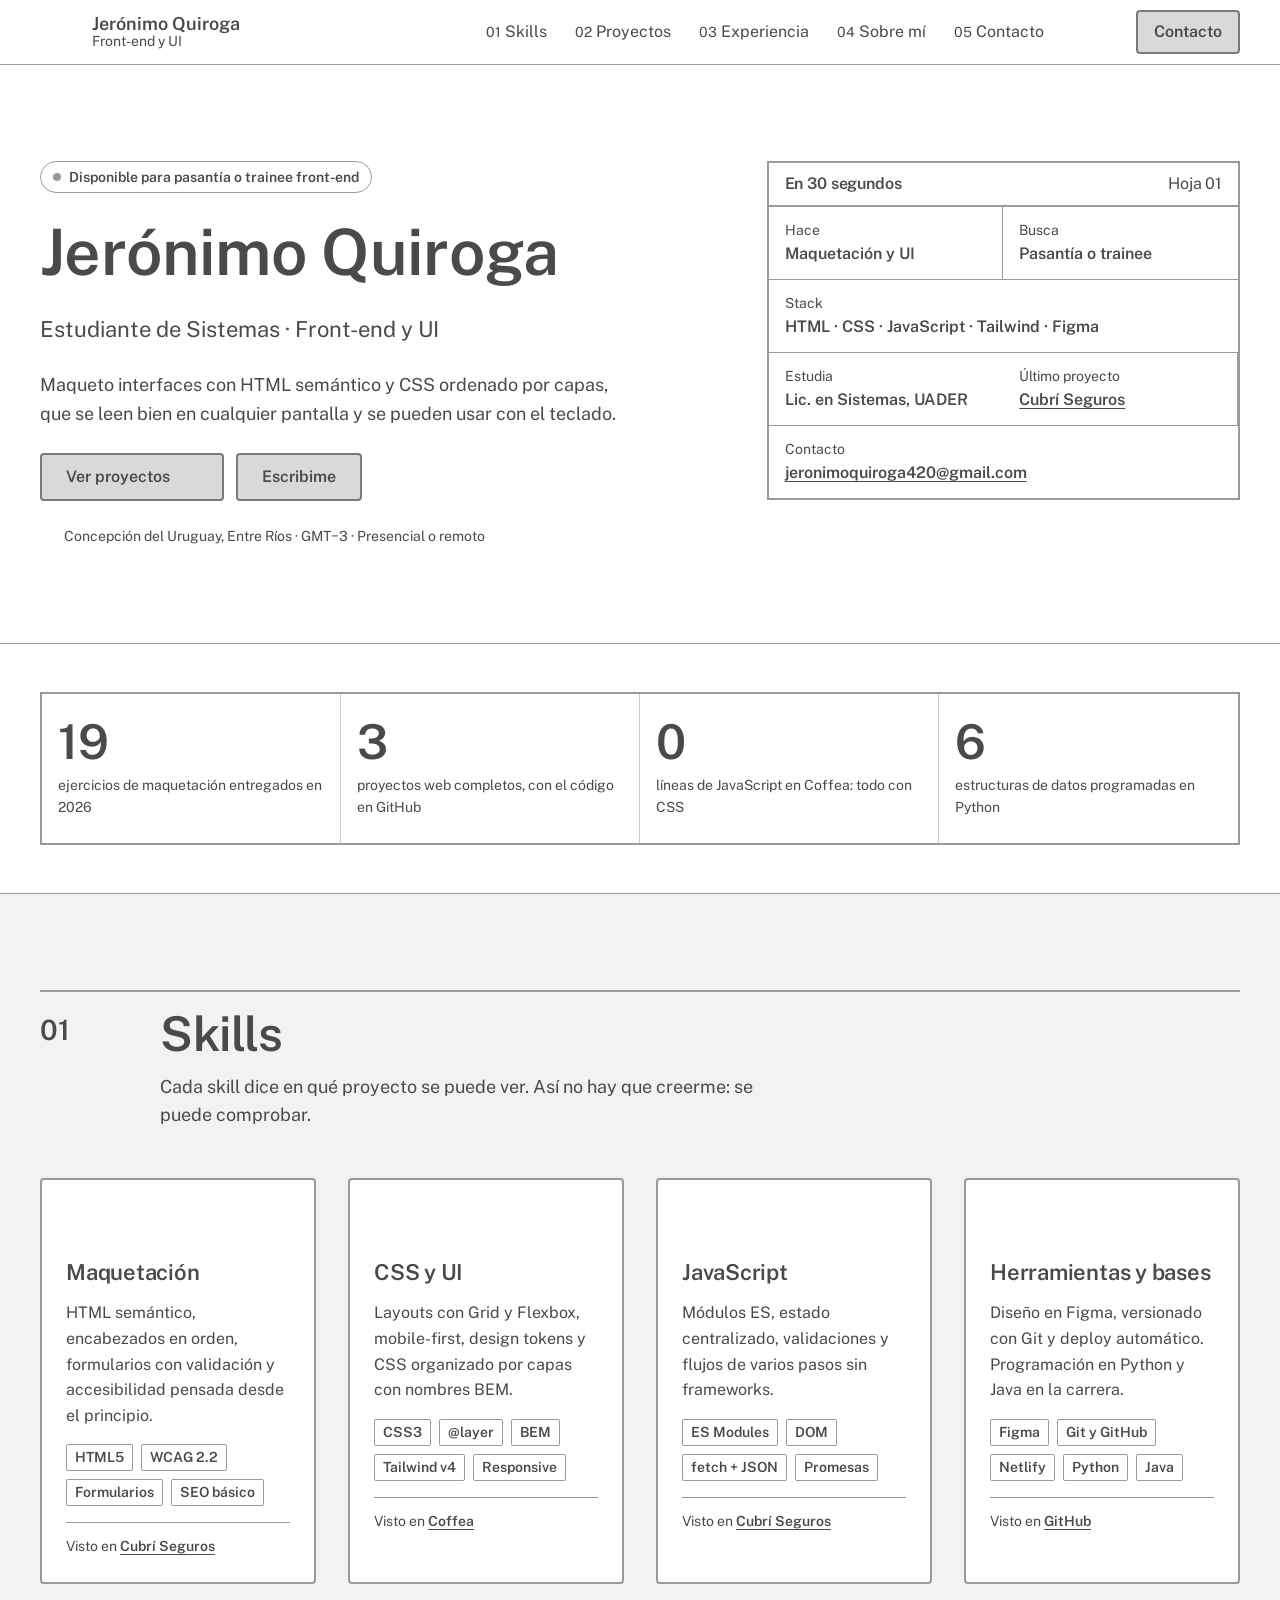
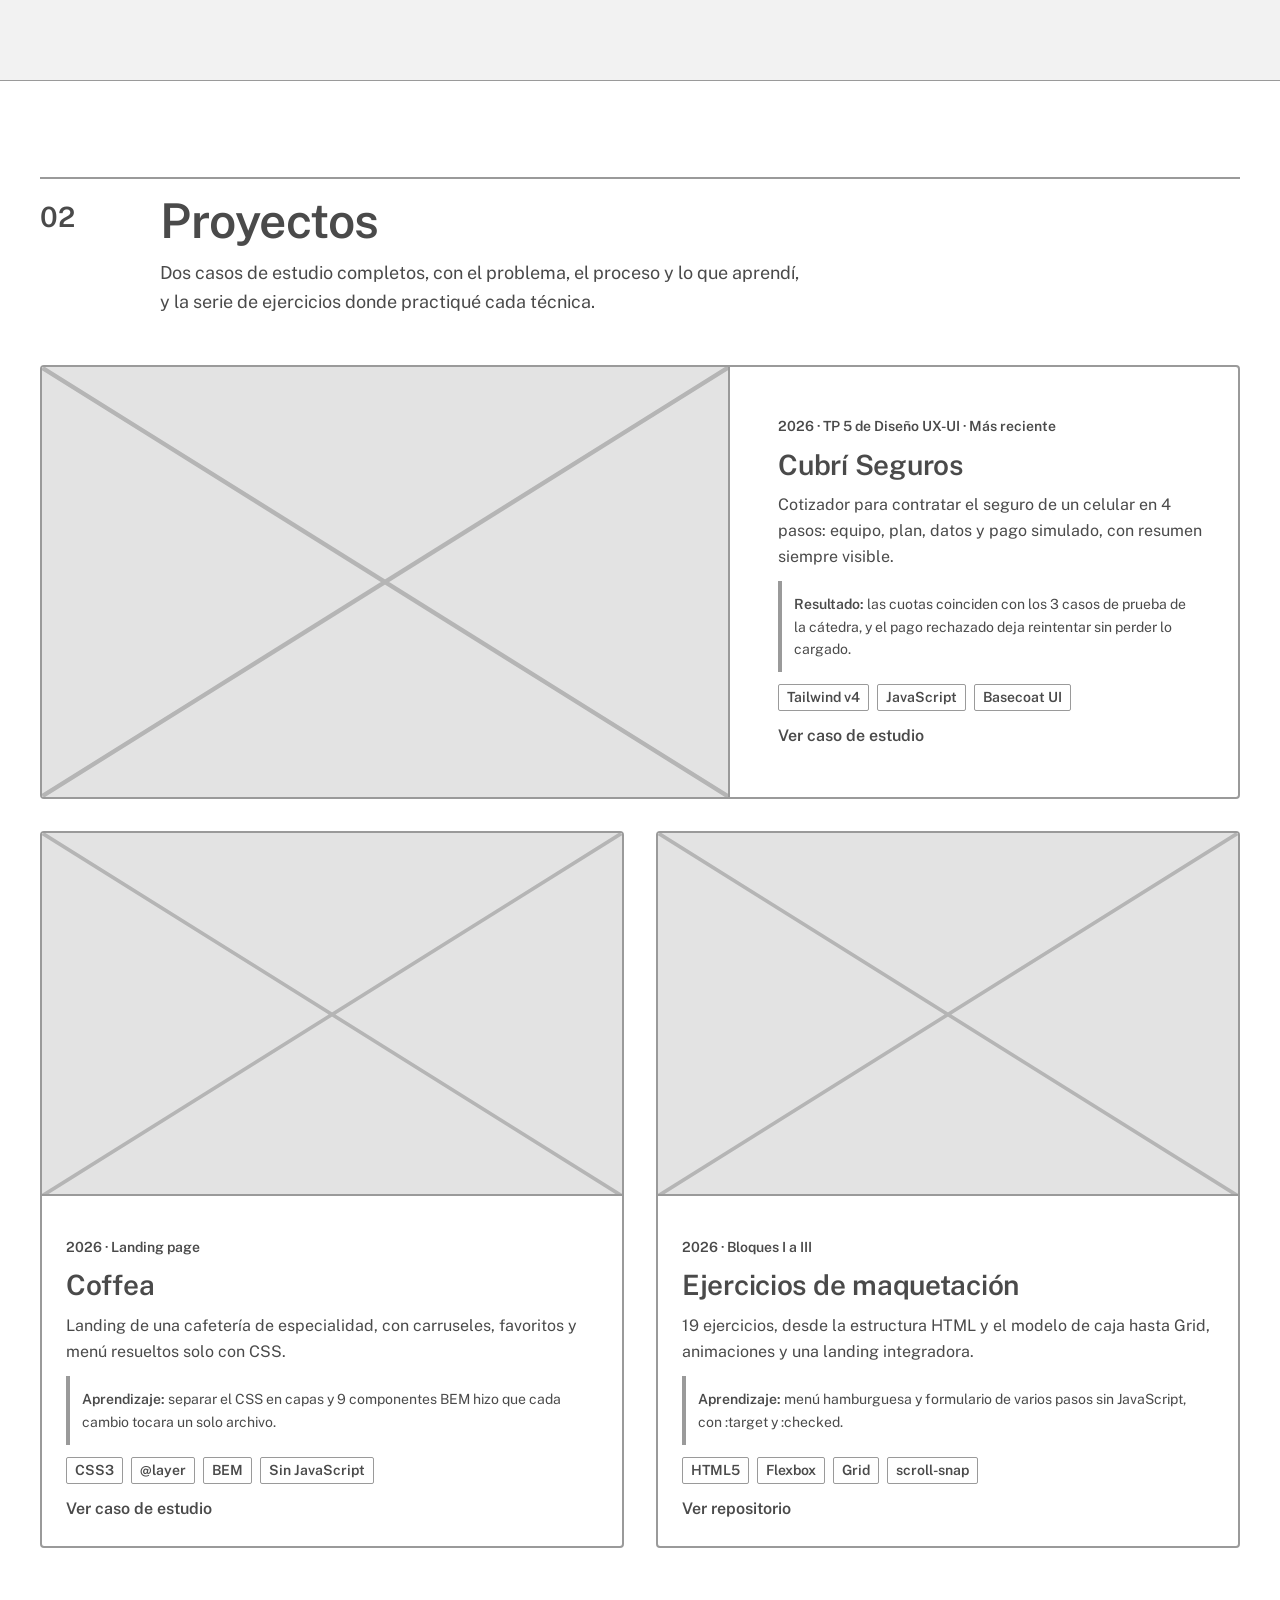
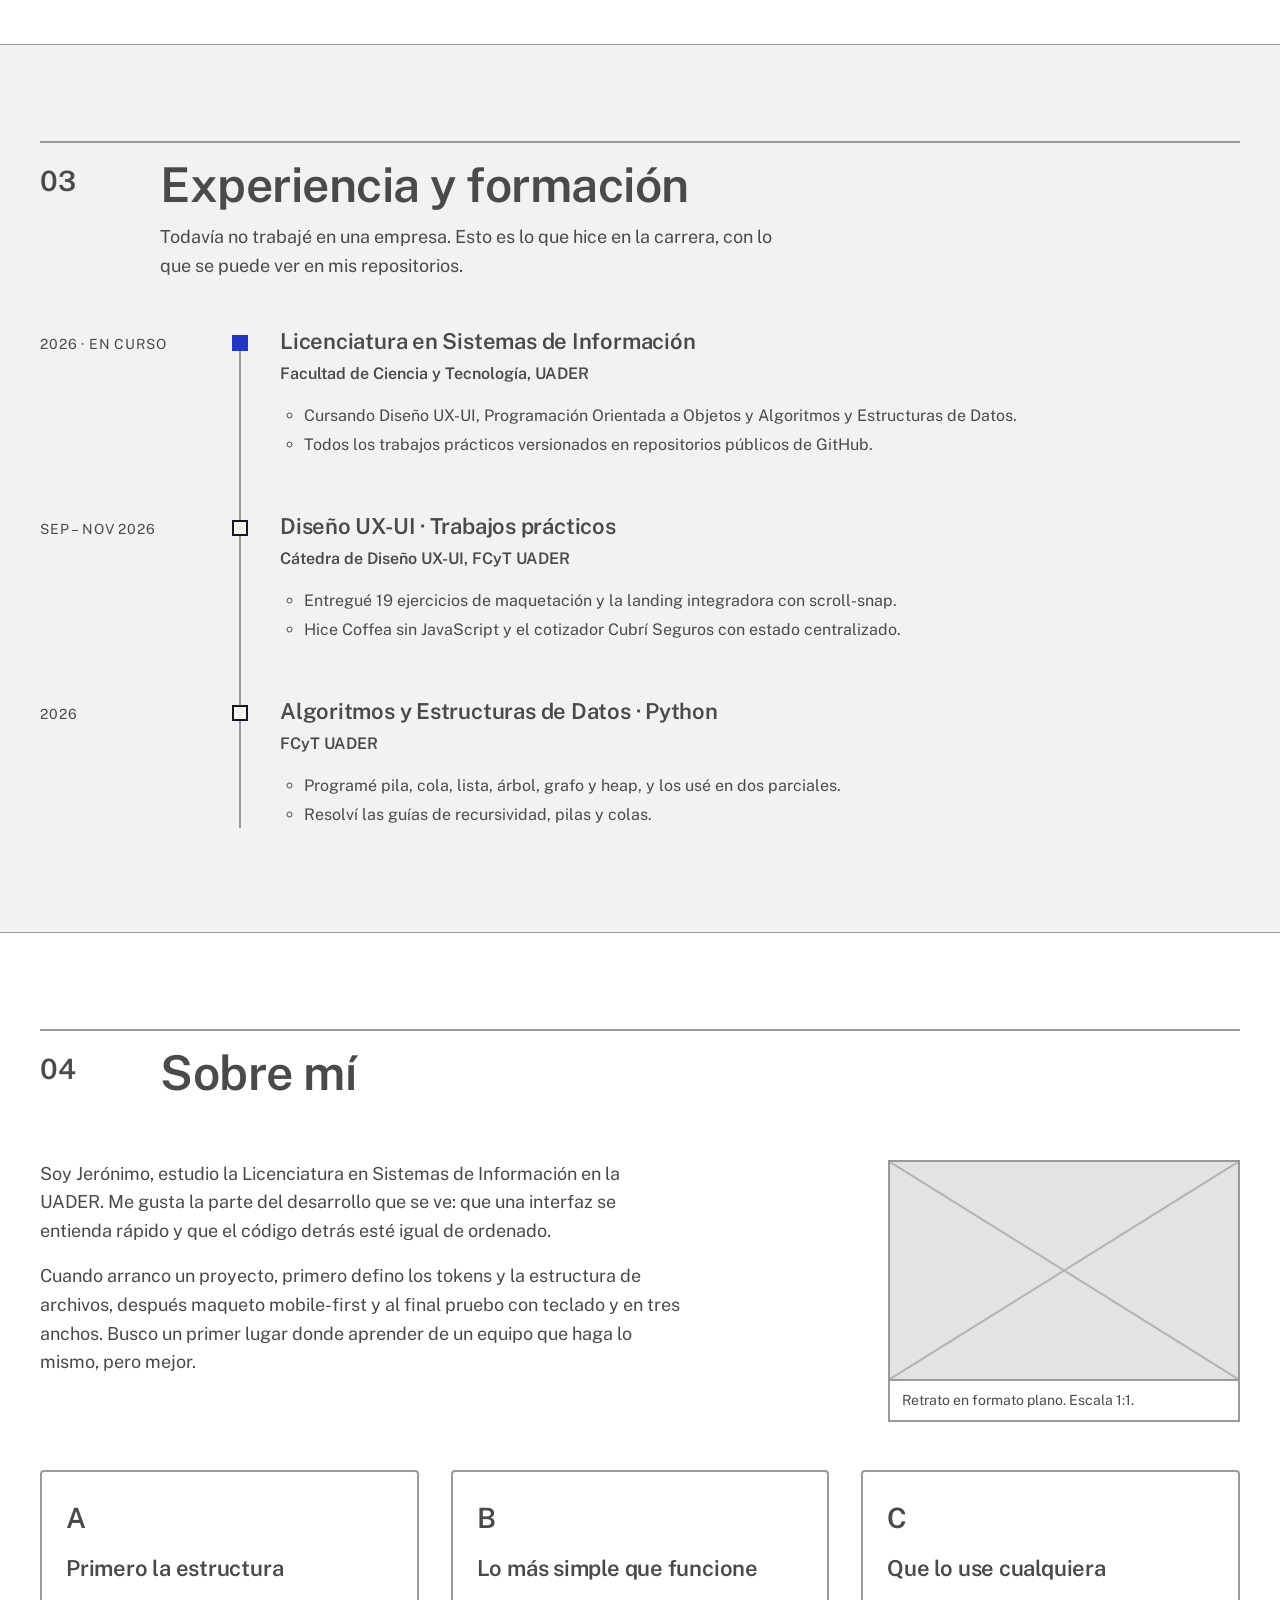
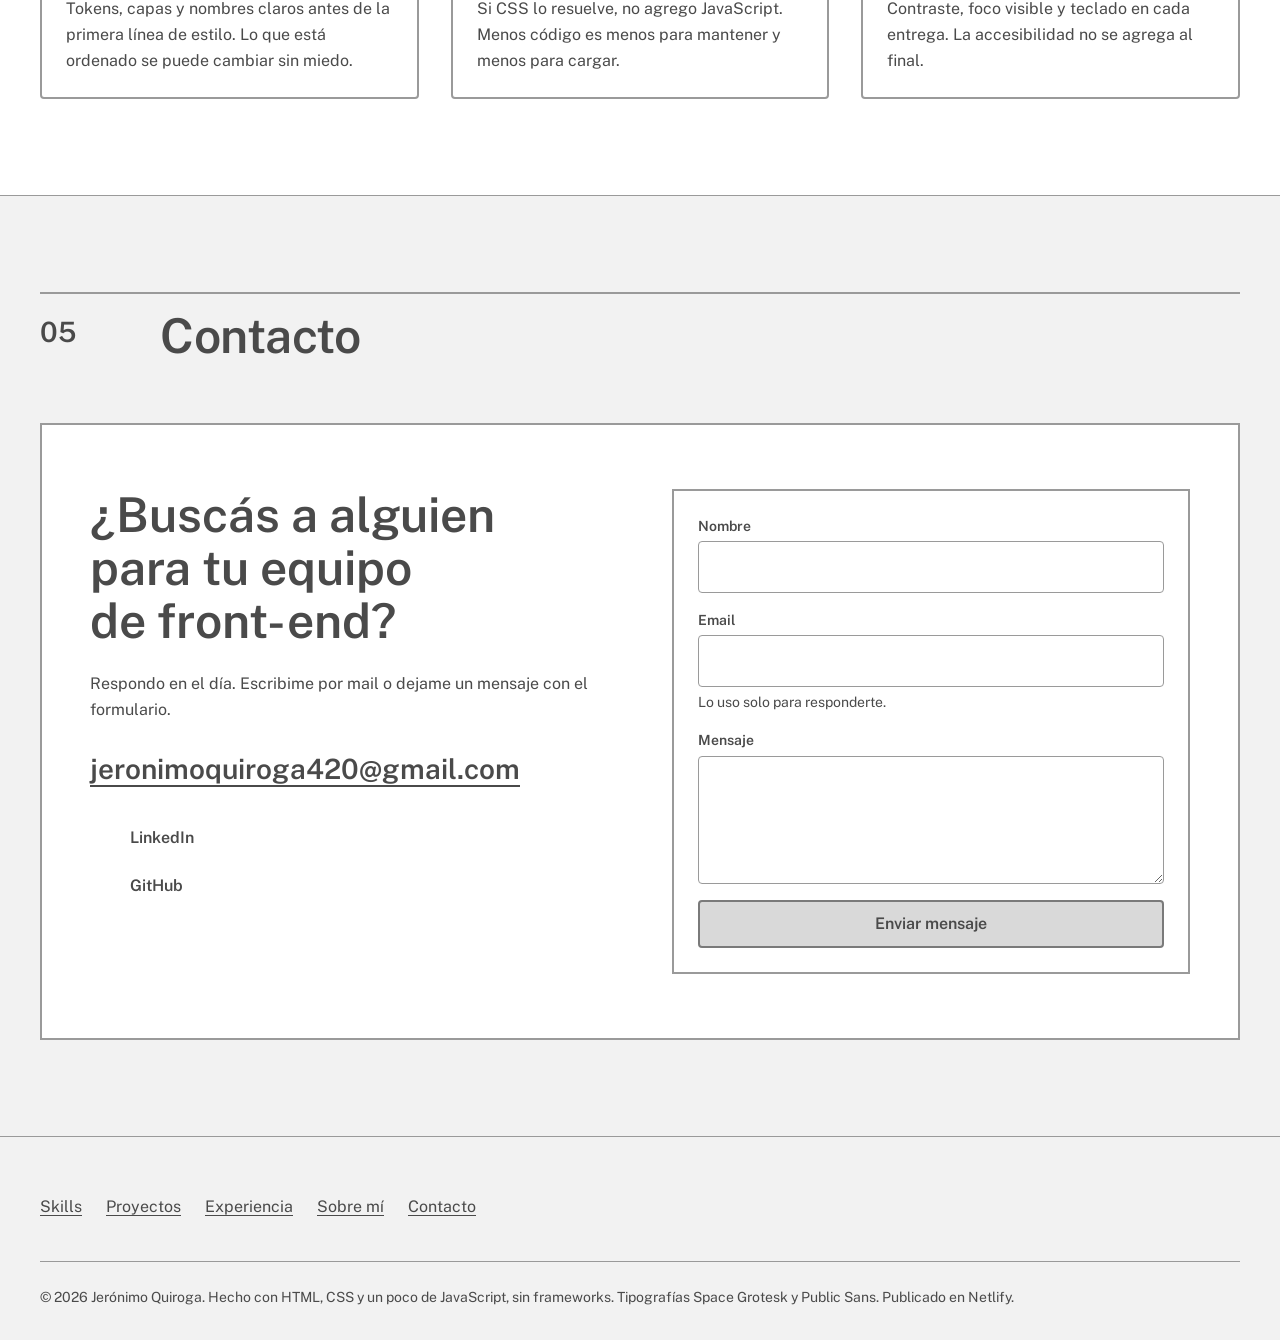
<file: docs/figma/wire-desktop.html>
<!doctype html>
<html lang="es">
<head>
  <meta charset="utf-8">
  <meta name="viewport" content="width=device-width, initial-scale=1">
  
  <title>Jerónimo Quiroga · Front-end y UI · Portfolio</title>
  <meta name="description" content="Portfolio de Jerónimo Quiroga, estudiante de Sistemas en la UADER. Maqueta interfaces con HTML semántico, CSS ordenado y JavaScript. Busca pasantía o puesto trainee front-end.">
  <meta name="theme-color" content="#f4f4ef">
  <meta name="author" content="Jerónimo Quiroga">
  
  <meta property="og:type" content="website">
  <meta property="og:locale" content="es_AR">
  <meta property="og:url" content="https://jeronimo-quiroga.netlify.app/">
  <meta property="og:title" content="Jerónimo Quiroga · Front-end y UI">
  <meta property="og:description" content="Estudiante de Sistemas que maqueta interfaces claras y accesibles. Proyectos, skills y contacto.">
  <meta property="og:image" content="https://jeronimo-quiroga.netlify.app/assets/img/og.png">
  <meta property="og:image:width" content="1200">
  <meta property="og:image:height" content="630">
  <meta property="og:image:alt" content="Portfolio de Jerónimo Quiroga: Front-end y UI">
  <meta name="twitter:card" content="summary_large_image">
  
  
  
  
  
  
  
  
  
<style>/* Design system "Plano": los mismos tokens que en Figma (página 03 · Design system). */
@font-face {
  font-family: 'Space Grotesk';
  font-style: normal;
  font-weight: 500;
  font-display: swap;
  src: url('/assets/fonts/space-grotesk-latin-500-normal.woff2') format('woff2');
}
@font-face {
  font-family: 'Space Grotesk';
  font-style: normal;
  font-weight: 700;
  font-display: swap;
  src: url('/assets/fonts/space-grotesk-latin-700-normal.woff2') format('woff2');
}
@font-face {
  font-family: 'Public Sans';
  font-style: normal;
  font-weight: 400;
  font-display: swap;
  src: url('/assets/fonts/public-sans-latin-400-normal.woff2') format('woff2');
}
@font-face {
  font-family: 'Public Sans';
  font-style: normal;
  font-weight: 600;
  font-display: swap;
  src: url('/assets/fonts/public-sans-latin-600-normal.woff2') format('woff2');
}

@layer tokens {
  :root {
    /* Color · primario y secundario */
    --color-cobalto: #2338c2;
    --color-cobalto-hover: #1a2a94;
    --color-cobalto-activo: #121e6e;
    --color-cobalto-suave: #e3e7fb;
    --color-lima: #d7f25c;
    --color-lima-hover: #c6e23f;

    /* Color · neutros */
    --color-tinta: #15171f;
    --color-grafito: #4b5060;
    --color-linea: #c9cbc2;
    --color-papel: #f4f4ef;
    --color-papel-2: #e9eae3;
    --color-blanco: #ffffff;

    /* Color · estados */
    --color-exito: #17733f;
    --color-error: #b3261e;
    --color-aviso: #8a5300;
    --color-info: var(--color-cobalto);

    /* Tipografía */
    --fuente-titulo: 'Space Grotesk', 'Segoe UI', system-ui, sans-serif;
    --fuente-texto: 'Public Sans', 'Segoe UI', system-ui, sans-serif;
    --texto-xs: 0.875rem;   /* 14 */
    --texto-s: 1rem;        /* 16 */
    --texto-m: 1.125rem;    /* 18 */
    --texto-l: 1.375rem;    /* 22 */
    --texto-xl: 1.75rem;    /* 28 */
    --texto-2xl: 2.25rem;   /* 36 */
    --texto-3xl: 3rem;      /* 48 */
    --texto-4xl: 4rem;      /* 64 */
    --interlineado-titulo: 1.1;
    --interlineado-texto: 1.6;

    /* Espaciado · múltiplos de 4 */
    --e-1: 0.25rem;  /* 4 */
    --e-2: 0.5rem;   /* 8 */
    --e-3: 0.75rem;  /* 12 */
    --e-4: 1rem;     /* 16 */
    --e-5: 1.5rem;   /* 24 */
    --e-6: 2rem;     /* 32 */
    --e-7: 3rem;     /* 48 */
    --e-8: 4rem;     /* 64 */
    --e-9: 6rem;     /* 96 */

    /* Grilla: 4 columnas (mobile), 8 (tablet) y 12 (desktop) */
    --ancho-max: 75rem;  /* 1200 */
    --margen: 1rem;      /* 16 · 24 · 32 según breakpoint */
    --medianil: 1rem;

    /* Bordes, sombras y movimiento */
    --borde: 1px solid var(--color-linea);
    --borde-fuerte: 2px solid var(--color-tinta);
    --radio: 4px;
    --sombra-plano: 6px 6px 0 var(--color-cobalto);
    --altura-cabecera: 4rem;
    --duracion: 180ms;
    --curva: cubic-bezier(0.2, 0.7, 0.2, 1);
  }

  
    :root { --margen: 1.5rem; --medianil: 1.5rem; }
  
  
    :root { --margen: 2rem; --medianil: 2rem; }
  
}

/* Estilos mobile-first ordenados por capas, igual que en Coffea.
   Breakpoints: 48em (768 px) y 80em (1280 px). Nombres de clase con BEM. */
@layer tokens, base, layout, components, utilities;

/* ============ BASE ============ */
@layer base {
  *, *::before, *::after { box-sizing: border-box; }
  html {
    -webkit-text-size-adjust: 100%;
    text-size-adjust: 100%;
    scroll-behavior: smooth;
    scroll-padding-top: calc(var(--altura-cabecera) + var(--e-4));
  }
  body {
    margin: 0;
    background: var(--color-papel);
    color: var(--color-tinta);
    font-family: var(--fuente-texto);
    font-size: var(--texto-s);
    line-height: var(--interlineado-texto);
    overflow-x: hidden;
  }
  h1, h2, h3, h4 {
    margin: 0;
    font-family: var(--fuente-titulo);
    font-weight: 700;
    line-height: var(--interlineado-titulo);
    letter-spacing: -0.01em;
    text-wrap: balance;
  }
  p, ul, ol, dl, dd, figure { margin: 0; }
  ul[role='list'], ol[role='list'] { list-style: none; padding: 0; }
  img, svg { display: block; max-width: 100%; height: auto; }
  a { color: var(--color-cobalto); text-underline-offset: 0.2em; }
  a:hover { color: var(--color-cobalto-hover); }
  a:active { color: var(--color-cobalto-activo); }
  :focus-visible {
    outline: 3px solid var(--color-cobalto);
    outline-offset: 3px;
  }
  section[id], [id] { scroll-margin-top: calc(var(--altura-cabecera) + var(--e-4)); }
  ::selection { background: var(--color-lima); color: var(--color-tinta); }

  
}

/* ============ LAYOUT ============ */
@layer layout {
  .contenedor {
    width: 100%;
    max-width: calc(var(--ancho-max) + var(--margen) * 2);
    margin-inline: auto;
    padding-inline: var(--margen);
  }
  .seccion { padding-block: var(--e-8); }
  .seccion--compacta { padding-block: var(--e-7) 0 !important; }
  .seccion--alterna { background: var(--color-papel-2); border-block: var(--borde); }
  .grilla { display: grid; gap: var(--medianil); }
  
    .seccion { padding-block: var(--e-9); }
    .grilla--2 { grid-template-columns: repeat(2, 1fr); }
    .grilla--4 { grid-template-columns: repeat(2, 1fr); }
  
  
    .grilla--3 { grid-template-columns: repeat(3, 1fr); }
    .grilla--4 { grid-template-columns: repeat(4, 1fr); }
  
}

/* ============ COMPONENTES ============ */
@layer components {
  /* Saltar al contenido */
  .salto {
    position: absolute;
    left: var(--e-4);
    top: -100px;
    z-index: 100;
    padding: var(--e-3) var(--e-4);
    background: var(--color-tinta);
    color: var(--color-blanco);
    font-weight: 600;
    border-radius: var(--radio);
  }
  .salto:focus { top: var(--e-3); color: var(--color-blanco); }

  /* Cabecera fija */
  .cabecera {
    position: sticky;
    top: 0;
    z-index: 50;
    background: color-mix(in srgb, var(--color-papel) 94%, transparent);
    backdrop-filter: blur(6px);
    border-bottom: var(--borde);
  }
  .cabecera__barra {
    display: flex;
    align-items: center;
    gap: var(--e-4);
    min-height: var(--altura-cabecera);
  }
  .logo {
    display: inline-flex;
    align-items: center;
    gap: var(--e-3);
    color: var(--color-tinta);
    text-decoration: none;
    font-family: var(--fuente-titulo);
    font-weight: 700;
    margin-right: auto;
  }
  .logo:hover { color: var(--color-cobalto); }
  .logo__marca { width: 2.5rem; height: 2.5rem; flex: none; }
  .logo__nombre { font-size: var(--texto-m); line-height: 1.1; }
  .logo__rol { display: block; font-family: var(--fuente-texto); font-weight: 400; font-size: var(--texto-xs); color: var(--color-grafito); }

  .nav-toggle {
    display: inline-flex;
    align-items: center;
    gap: var(--e-2);
    min-height: 44px;
    padding: var(--e-2) var(--e-3);
    background: transparent;
    color: var(--color-tinta);
    border: var(--borde-fuerte);
    border-radius: var(--radio);
    font: 600 var(--texto-s) var(--fuente-texto);
    cursor: pointer;
  }
  .nav-toggle:hover { background: var(--color-blanco); }
  .nav-toggle:active { background: var(--color-papel-2); }
  .nav-toggle__icono { width: 1.25rem; height: 1.25rem; }
  .nav-toggle__icono .cerrar { display: none; }
  .nav-toggle[aria-expanded='true'] .abrir { display: none; }
  .nav-toggle[aria-expanded='true'] .cerrar { display: block; }

  .nav {
    position: absolute;
    inset: 100% 0 auto 0;
    background: var(--color-papel);
    border-bottom: var(--borde-fuerte);
    padding: var(--e-4) var(--margen) var(--e-5);
  }
  .nav { display: none; }
  .nav-toggle[aria-expanded='true'] + .nav { display: block; }
  .nav__lista { display: grid; gap: var(--e-1); }
  .nav__link {
    display: flex;
    align-items: baseline;
    gap: var(--e-3);
    padding: var(--e-3) var(--e-2);
    color: var(--color-tinta);
    text-decoration: none;
    font-family: var(--fuente-titulo);
    font-weight: 500;
    font-size: var(--texto-l);
    border-bottom: var(--borde);
  }
  .nav__num { font-size: var(--texto-xs); color: var(--color-grafito); font-family: var(--fuente-texto); }
  .nav__link:hover { color: var(--color-cobalto); }
  .nav__link:active { color: var(--color-cobalto-activo); }
  .nav__link[aria-current='true'] { color: var(--color-cobalto); }
  .nav__link[aria-current='true'] .nav__num { color: var(--color-cobalto); }
  .nav__acciones { display: flex; flex-wrap: wrap; gap: var(--e-3); margin-top: var(--e-5); }

  .icono-link {
    display: inline-flex;
    align-items: center;
    justify-content: center;
    gap: var(--e-2);
    min-height: 44px;
    min-width: 44px;
    padding: var(--e-2);
    color: var(--color-tinta);
    border-radius: var(--radio);
    text-decoration: none;
    font-weight: 600;
  }
  .icono-link svg { width: 1.5rem; height: 1.5rem; }
  .icono-link:hover { color: var(--color-cobalto); background: var(--color-cobalto-suave); }
  .icono-link:active { background: var(--color-papel-2); }

  
    .nav-toggle { display: none; }
    .nav, .nav-toggle[aria-expanded] + .nav {
      position: static;
      display: flex;
      align-items: center;
      gap: var(--e-5);
      padding: 0;
      background: none;
      border: 0;
    }
    .nav__lista { display: flex; gap: var(--e-1); }
    .nav__link {
      position: relative;
      font-size: var(--texto-s);
      padding: var(--e-2) var(--e-3);
      border: 0;
      gap: var(--e-1);
    }
    .nav__link::after {
      content: '';
      position: absolute;
      left: var(--e-3);
      right: var(--e-3);
      bottom: 2px;
      height: 2px;
      background: currentColor;
      transform: scaleX(0);
      transform-origin: left;
      transition: transform var(--duracion) var(--curva);
    }
    .nav__link:hover::after, .nav__link[aria-current='true']::after { transform: scaleX(1); }
    .nav__acciones { margin: 0; align-items: center; }
  

  /* Botón: primario, secundario y chico. Estados: normal, hover, active, focus y disabled */
  .boton {
    display: inline-flex;
    align-items: center;
    justify-content: center;
    gap: var(--e-2);
    min-height: 48px;
    padding: var(--e-3) var(--e-5);
    border: 2px solid var(--color-cobalto);
    border-radius: var(--radio);
    background: var(--color-cobalto);
    color: var(--color-blanco);
    font: 600 var(--texto-s)/1.2 var(--fuente-texto);
    text-decoration: none;
    cursor: pointer;
    transition: transform var(--duracion) var(--curva), box-shadow var(--duracion) var(--curva), background-color var(--duracion);
  }
  .boton svg { width: 1.25rem; height: 1.25rem; }
  .boton:hover {
    background: var(--color-cobalto-hover);
    border-color: var(--color-cobalto-hover);
    color: var(--color-blanco);
    transform: translate(-2px, -2px);
    box-shadow: 4px 4px 0 var(--color-tinta);
  }
  .boton:active {
    background: var(--color-cobalto-activo);
    border-color: var(--color-cobalto-activo);
    color: var(--color-blanco);
    transform: none;
    box-shadow: none;
  }
  .boton:disabled, .boton[aria-disabled='true'] {
    background: var(--color-papel-2);
    border-color: var(--color-linea);
    color: var(--color-grafito);
    transform: none;
    box-shadow: none;
    cursor: not-allowed;
  }
  .boton--secundario { background: transparent; color: var(--color-tinta); border-color: var(--color-tinta); }
  .boton--secundario:hover { background: var(--color-lima); border-color: var(--color-tinta); color: var(--color-tinta); }
  .boton--secundario:active { background: var(--color-lima-hover); border-color: var(--color-tinta); color: var(--color-tinta); }
  .boton--chico { min-height: 44px; padding: var(--e-2) var(--e-4); }

  /* Etiqueta (tag/chip) */
  .etiquetas { display: flex; flex-wrap: wrap; gap: var(--e-2); }
  .etiqueta {
    display: inline-block;
    padding: 2px var(--e-2);
    border: 1px solid var(--color-grafito);
    border-radius: 2px;
    background: var(--color-blanco);
    color: var(--color-tinta);
    font-size: var(--texto-xs);
    font-weight: 600;
    line-height: 1.5;
  }

  /* Insignia de disponibilidad */
  .insignia {
    display: inline-flex;
    align-items: center;
    gap: var(--e-2);
    padding: var(--e-1) var(--e-3);
    background: var(--color-lima);
    color: var(--color-tinta);
    border: 1px solid var(--color-tinta);
    border-radius: 999px;
    font-size: var(--texto-xs);
    font-weight: 600;
  }
  .insignia__punto { width: 0.5rem; height: 0.5rem; border-radius: 50%; background: var(--color-exito); flex: none; }

  /* Kicker / numeración de secciones */
  .kicker {
    font-family: var(--fuente-titulo);
    font-weight: 500;
    font-size: var(--texto-xs);
    letter-spacing: 0.08em;
    text-transform: uppercase;
    color: var(--color-grafito);
  }

  /* Hero */
  .hero {
    position: relative;
    padding-block: var(--e-7) var(--e-8);
    background-image:
      linear-gradient(to right, rgb(35 56 194 / 0.07) 1px, transparent 1px),
      linear-gradient(to bottom, rgb(35 56 194 / 0.07) 1px, transparent 1px);
    background-size: 32px 32px;
    border-bottom: var(--borde);
  }
  .hero__grilla { display: grid; gap: var(--e-7); align-items: start; }
  .hero__texto { display: grid; gap: var(--e-5); justify-items: start; }
  .hero__titulo { font-size: clamp(2.5rem, 9vw, var(--texto-4xl)); }
  .hero__rol { font-family: var(--fuente-titulo); font-weight: 500; font-size: var(--texto-l); color: var(--color-cobalto); }
  .hero__propuesta { font-size: var(--texto-m); max-width: 36rem; }
  .hero__acciones { display: flex; flex-wrap: wrap; gap: var(--e-3); }
  .hero__ubicacion { display: flex; align-items: center; gap: var(--e-2); color: var(--color-grafito); font-size: var(--texto-xs); }
  .hero__ubicacion svg { width: 1rem; height: 1rem; flex: none; }
  
    .hero { padding-block: var(--e-9); }
    .hero__grilla { grid-template-columns: 7fr 5fr; gap: var(--e-8); }
  

  /* Rótulo: la ficha de 30 segundos, como el rótulo de un plano */
  .rotulo {
    background: var(--color-blanco);
    border: var(--borde-fuerte);
    box-shadow: var(--sombra-plano);
  }
  .rotulo__titulo {
    display: flex;
    justify-content: space-between;
    gap: var(--e-3);
    padding: var(--e-3) var(--e-4);
    border-bottom: var(--borde-fuerte);
    background: var(--color-tinta);
    color: var(--color-blanco);
    font-family: var(--fuente-titulo);
    font-size: var(--texto-s);
  }
  .rotulo__titulo span { font-weight: 500; }
  .rotulo__datos { display: grid; grid-template-columns: 1fr 1fr; }
  .rotulo__dato { padding: var(--e-3) var(--e-4); border-bottom: var(--borde); }
  .rotulo__dato:nth-child(odd) { border-right: var(--borde); }
  .rotulo__dato--ancho { grid-column: 1 / -1; border-right: 0 !important; }
  .rotulo__dato:last-child { border-bottom: 0; }
  .rotulo dt { font-size: var(--texto-xs); color: var(--color-grafito); }
  .rotulo dd { font-weight: 600; }

  /* Encabezado de sección */
  .encabezado {
    display: grid;
    gap: var(--e-3);
    margin-bottom: var(--e-7);
    padding-top: var(--e-4);
    border-top: var(--borde-fuerte);
  }
  .encabezado__num { font-family: var(--fuente-titulo); font-weight: 700; color: var(--color-cobalto); }
  .encabezado__titulo { font-size: clamp(var(--texto-xl), 6vw, var(--texto-3xl)); }
  .encabezado__bajada { color: var(--color-grafito); font-size: var(--texto-m); max-width: 40rem; }
  
    .encabezado { grid-template-columns: 6rem 1fr; column-gap: var(--e-5); }
    .encabezado__num { grid-row: span 2; font-size: var(--texto-xl); }
  

  /* Métricas */
  .metricas { display: grid; grid-template-columns: repeat(2, 1fr); gap: 0; border: var(--borde-fuerte); background: var(--color-blanco); }
  .metrica { padding: var(--e-5) var(--e-4); border-right: var(--borde); border-bottom: var(--borde); }
  .metrica:nth-child(2n) { border-right: 0; }
  .metrica:nth-last-child(-n + 2) { border-bottom: 0; }
  .metrica__numero { display: block; font-family: var(--fuente-titulo); font-weight: 700; font-size: clamp(var(--texto-2xl), 8vw, var(--texto-3xl)); line-height: 1; color: var(--color-cobalto); }
  .metrica__etiqueta { display: block; margin-top: var(--e-2); font-size: var(--texto-xs); color: var(--color-grafito); }
  
    .metricas { grid-template-columns: repeat(4, 1fr); }
    .metrica { border-bottom: 0; border-right: var(--borde) !important; }
    .metrica:last-child { border-right: 0 !important; }
  

  /* Tarjeta base */
  .tarjeta {
    position: relative;
    display: grid;
    gap: var(--e-4);
    align-content: start;
    padding: var(--e-5);
    background: var(--color-blanco);
    border: var(--borde-fuerte);
    border-radius: var(--radio);
  }
  .tarjeta__titulo { font-size: var(--texto-l); }
  .tarjeta__texto { color: var(--color-grafito); }
  .tarjeta__pie { font-size: var(--texto-xs); color: var(--color-grafito); padding-top: var(--e-3); border-top: var(--borde); }
  .tarjeta__pie a { font-weight: 600; }

  /* Skills */
  .skill__icono { width: 2.5rem; height: 2.5rem; color: var(--color-cobalto); }

  /* Tarjeta de proyecto: toda la tarjeta es clickeable */
  .proyecto { padding: 0; overflow: hidden; transition: transform var(--duracion) var(--curva), box-shadow var(--duracion) var(--curva); }
  .proyecto__imagen { aspect-ratio: 16 / 10; width: 100%; object-fit: cover; object-position: top; border-bottom: var(--borde-fuerte); background: var(--color-papel-2); }
  .proyecto__cuerpo { display: grid; gap: var(--e-3); padding: var(--e-5); }
  .proyecto__meta { font-size: var(--texto-xs); color: var(--color-grafito); font-weight: 600; }
  .proyecto__titulo { font-size: var(--texto-xl); }
  .proyecto__link { color: var(--color-tinta); text-decoration: none; }
  .proyecto__link::after { content: ''; position: absolute; inset: 0; z-index: 1; }
  .proyecto__link:focus-visible { outline: none; }
  .proyecto:has(.proyecto__link:focus-visible) { outline: 3px solid var(--color-cobalto); outline-offset: 4px; }
  .proyecto__resultado { padding: var(--e-3); background: var(--color-papel); border-left: 4px solid var(--color-lima); font-size: var(--texto-xs); }
  .proyecto__accion { display: inline-flex; align-items: center; gap: var(--e-2); font-weight: 600; color: var(--color-cobalto); }
  .proyecto__accion svg { width: 1.125rem; height: 1.125rem; transition: transform var(--duracion) var(--curva); }
  .proyecto:hover { transform: translate(-4px, -4px); box-shadow: var(--sombra-plano); }
  .proyecto:hover .proyecto__accion svg { transform: translateX(4px); }
  .proyecto:active { transform: translate(-1px, -1px); box-shadow: 2px 2px 0 var(--color-cobalto); }
  .proyecto:hover .proyecto__titulo { color: var(--color-cobalto); }
  
    .proyecto--destacado { grid-column: 1 / -1; grid-template-columns: 7fr 5fr; }
    .proyecto--destacado .proyecto__imagen { height: 100%; border-bottom: 0; border-right: var(--borde-fuerte); }
    .proyecto--destacado .proyecto__cuerpo { align-content: center; padding: var(--e-7) var(--e-6); }
  
  

  /* Línea de tiempo */
  .linea-tiempo { position: relative; display: grid; gap: var(--e-6); padding-left: var(--e-6); }
  .linea-tiempo::before { content: ''; position: absolute; left: 7px; top: 8px; bottom: 8px; width: 2px; background: var(--color-tinta); }
  .hito { position: relative; display: grid; gap: var(--e-2); }
  .hito::before {
    content: '';
    position: absolute;
    left: calc(var(--e-6) * -1);
    top: 6px;
    width: 16px;
    height: 16px;
    background: var(--color-papel);
    border: 2px solid var(--color-tinta);
    transition: background-color var(--duracion);
  }
  .hito:hover::before { background: var(--color-lima); }
  .hito--actual::before { background: var(--color-cobalto); border-color: var(--color-cobalto); }
  .hito__periodo { font-family: var(--fuente-titulo); font-weight: 500; font-size: var(--texto-xs); color: var(--color-cobalto); text-transform: uppercase; letter-spacing: 0.06em; }
  .hito__rol { font-size: var(--texto-l); }
  .hito__lugar { color: var(--color-grafito); font-weight: 600; }
  .hito__logros { margin-top: var(--e-2); padding-left: var(--e-5); display: grid; gap: var(--e-1); }
  
    .linea-tiempo { padding-left: 0; gap: var(--e-7); }
    .linea-tiempo::before { left: calc(12rem + 7px); }
    .hito { grid-template-columns: 12rem 1fr; column-gap: var(--e-7); }
    .hito::before { left: 12rem; }
    .hito__periodo { padding-top: 4px; grid-row: span 4; }
  

  /* Sobre mí */
  .sobre { display: grid; gap: var(--e-7); align-items: start; }
  .sobre__texto { display: grid; gap: var(--e-4); font-size: var(--texto-m); max-width: 40rem; }
  .sobre__retrato { max-width: 22rem; border: var(--borde-fuerte); background: var(--color-blanco); box-shadow: var(--sombra-plano); }
  .sobre__retrato figcaption { padding: var(--e-2) var(--e-3); border-top: var(--borde-fuerte); font-size: var(--texto-xs); color: var(--color-grafito); }
  .principio__num { font-family: var(--fuente-titulo); font-weight: 700; color: var(--color-cobalto); font-size: var(--texto-xl); }
  
    .sobre { grid-template-columns: 1fr 22rem; gap: var(--e-8); }
  

  /* Contacto */
  .contacto {
    display: grid;
    gap: var(--e-7);
    padding: var(--e-6) var(--e-5);
    background: var(--color-lima);
    border: var(--borde-fuerte);
    box-shadow: 8px 8px 0 var(--color-tinta);
  }
  .contacto__titulo { font-family: var(--fuente-titulo); font-weight: 700; line-height: var(--interlineado-titulo); font-size: clamp(var(--texto-2xl), 7vw, var(--texto-3xl)); text-wrap: balance; }
  .contacto__texto { display: grid; gap: var(--e-5); align-content: start; }
  .contacto__email {
    font-family: var(--fuente-titulo);
    font-weight: 700;
    font-size: clamp(var(--texto-m), 4.6vw, var(--texto-xl));
    color: var(--color-tinta);
    overflow-wrap: anywhere;
  }
  .contacto__email:hover { color: var(--color-cobalto-activo); }
  .contacto__redes { display: grid; gap: var(--e-1); }
  .contacto__redes a { color: var(--color-tinta); font-weight: 600; }
  .contacto__redes .icono-link { justify-content: flex-start; }
  .contacto__redes .icono-link:hover { background: var(--color-blanco); color: var(--color-tinta); }
  
    .contacto { grid-template-columns: 1fr 1fr; padding: var(--e-8) var(--e-7); gap: var(--e-8); }
  

  /* Formulario */
  .formulario { display: grid; gap: var(--e-4); padding: var(--e-5); background: var(--color-blanco); border: var(--borde-fuerte); }
  .campo { display: grid; gap: var(--e-1); }
  .campo__etiqueta { font-weight: 600; font-size: var(--texto-xs); }
  .campo__control {
    width: 100%;
    min-height: 48px;
    padding: var(--e-3);
    border: 1px solid var(--color-grafito);
    border-radius: var(--radio);
    background: var(--color-blanco);
    color: var(--color-tinta);
    font: inherit;
  }
  textarea.campo__control { min-height: 8rem; resize: vertical; }
  .campo__control:hover { border-color: var(--color-tinta); }
  .campo__control:focus-visible { outline: 3px solid var(--color-cobalto); outline-offset: 1px; border-color: var(--color-cobalto); }
  .campo__control:user-invalid { border-color: var(--color-error); border-width: 2px; }
  .campo__ayuda { font-size: var(--texto-xs); color: var(--color-grafito); }
  .oculto-bot { position: absolute; left: -9999px; }

  /* Pie */
  .pie { padding-block: var(--e-7) var(--e-6); background: var(--color-tinta); color: var(--color-papel); }
  .pie a { color: var(--color-papel); }
  .pie a:hover { color: var(--color-lima); }
  .pie :focus-visible { outline-color: var(--color-lima); }
  .pie__grilla { display: grid; gap: var(--e-6); }
  .pie__nav ul { display: flex; flex-wrap: wrap; gap: var(--e-2) var(--e-5); }
  .pie__nav a { display: inline-block; padding-block: var(--e-2); }
  .pie__redes { display: flex; gap: var(--e-2); }
  .pie__redes .icono-link { color: var(--color-papel); }
  .pie__redes .icono-link:hover { background: rgb(255 255 255 / 0.1); color: var(--color-lima); }
  .pie__legal { grid-column: 1 / -1; font-size: var(--texto-xs); color: #c4c6cf; padding-top: var(--e-5); border-top: 1px solid #3a3d4a; }
  
    .pie__grilla { grid-template-columns: 1fr auto; align-items: center; }
  

  /* Páginas de caso de estudio */
  .caso-hero { padding-block: var(--e-7); border-bottom: var(--borde); }
  .caso-hero__grilla { display: grid; gap: var(--e-6); }
  .caso-hero__titulo { font-size: clamp(var(--texto-2xl), 8vw, var(--texto-4xl)); }
  .caso-hero__bajada { font-size: var(--texto-m); max-width: 44rem; }
  .volver { display: inline-flex; align-items: center; gap: var(--e-2); font-weight: 600; min-height: 44px; }
  .volver svg { width: 1.125rem; height: 1.125rem; }
  .ficha { display: grid; grid-template-columns: repeat(2, 1fr); border: var(--borde-fuerte); background: var(--color-blanco); }
  .ficha > div { padding: var(--e-3) var(--e-4); border-bottom: var(--borde); }
  .ficha > div:nth-child(odd) { border-right: var(--borde); }
  .ficha > div:nth-last-child(-n + 2) { border-bottom: 0; }
  .ficha dt { font-size: var(--texto-xs); color: var(--color-grafito); }
  .ficha dd { font-weight: 600; }
  
    .ficha { grid-template-columns: repeat(4, 1fr); }
    .ficha > div { border-bottom: 0; border-right: var(--borde); }
    .ficha > div:last-child { border-right: 0; }
  
  .caso { display: grid; gap: var(--e-5); max-width: 48rem; }
  .caso h3 { font-size: var(--texto-l); margin-top: var(--e-3); }
  .caso ul, .caso ol { padding-left: var(--e-5); display: grid; gap: var(--e-2); }
  .caso p, .caso li { font-size: var(--texto-m); }
  .figura { display: grid; gap: var(--e-2); margin-block: var(--e-3); }
  .figura img { border: var(--borde-fuerte); background: var(--color-blanco); width: 100%; }
  .figura figcaption { font-size: var(--texto-xs); color: var(--color-grafito); }
  .figuras { display: grid; gap: var(--e-5); align-items: start; }
  
    .figuras { grid-template-columns: 2fr 1fr; }
  
  .pasos { counter-reset: paso; list-style: none; padding: 0 !important; }
  .pasos li { counter-increment: paso; display: grid; grid-template-columns: 2.5rem 1fr; gap: var(--e-3); align-items: start; }
  .pasos li::before { content: counter(paso, decimal-leading-zero); font-family: var(--fuente-titulo); font-weight: 700; color: var(--color-cobalto); }
  .nota { padding: var(--e-4); background: var(--color-blanco); border: var(--borde); border-left: 4px solid var(--color-cobalto); }
  .nota--lima { border-left-color: var(--color-tinta); background: var(--color-lima); }
  .datos { display: grid; grid-template-columns: repeat(auto-fit, minmax(9rem, 1fr)); gap: var(--e-3); }
  .dato { padding: var(--e-4); background: var(--color-blanco); border: var(--borde-fuerte); }
  .dato b { display: block; font-family: var(--fuente-titulo); font-size: var(--texto-2xl); line-height: 1; color: var(--color-cobalto); }
  .dato span { font-size: var(--texto-xs); color: var(--color-grafito); }
  .tabla-scroll { overflow-x: auto; }
  .tabla { width: 100%; border-collapse: collapse; background: var(--color-blanco); font-size: var(--texto-xs); }
  .tabla th, .tabla td { padding: var(--e-2) var(--e-3); border: 1px solid var(--color-linea); text-align: left; }
  .tabla th { background: var(--color-papel-2); }
  .tabla td.num { text-align: right; font-variant-numeric: tabular-nums; }
  .siguiente { display: grid; gap: var(--e-2); padding: var(--e-5); border: var(--borde-fuerte); background: var(--color-blanco); text-decoration: none; color: var(--color-tinta); transition: transform var(--duracion) var(--curva), box-shadow var(--duracion) var(--curva); }
  .siguiente strong { font-family: var(--fuente-titulo); font-size: var(--texto-xl); color: var(--color-cobalto); }
  .siguiente:hover { color: var(--color-tinta); transform: translate(-4px, -4px); box-shadow: var(--sombra-plano); }
  .siguiente:active { transform: none; box-shadow: none; }

  /* 404 */
  .error { min-height: 70vh; display: grid; align-content: center; gap: var(--e-5); justify-items: start; }
  .error__codigo { font-family: var(--fuente-titulo); font-weight: 700; font-size: clamp(5rem, 24vw, 10rem); line-height: 1; color: var(--color-cobalto); }
}

/* ============ UTILIDADES ============ */
@layer utilities {
  .visualmente-oculto {
    position: absolute !important;
    width: 1px; height: 1px;
    padding: 0; margin: -1px;
    overflow: hidden; clip: rect(0 0 0 0);
    white-space: nowrap; border: 0;
  }
  .mt-6 { margin-top: var(--e-6); }
  .mt-7 { margin-top: var(--e-7); }
}

html,body{width:1280px;} .salto{display:none}
*{font-family:'Public Sans',sans-serif !important;color:#4a4a4a !important;box-shadow:none !important;text-shadow:none !important}
body,.hero,.seccion,.seccion--alterna,.cabecera,.nav,.rotulo,.tarjeta,.metricas,.contacto,.formulario,.pie,.insignia,.boton,.etiqueta,.rotulo__titulo,.proyecto__resultado,.dato,.ficha,.nota{background:#fff !important;background-image:none !important}
.seccion--alterna,.pie{background:#f2f2f2 !important}
*{border-color:#9a9a9a !important}
.boton{background:#d9d9d9 !important;border-color:#7a7a7a !important}
img,.logo__marca,.skill__icono,svg{filter:grayscale(1) opacity(.0)}
.proyecto__imagen,.sobre__retrato img{background:repeating-linear-gradient(45deg,#e6e6e6 0 12px,#f4f4f4 12px 24px) !important;opacity:1;filter:none}
.proyecto__imagen,.sobre__retrato img{content:url("data:image/svg+xml;utf8,<svg xmlns='http://www.w3.org/2000/svg' viewBox='0 0 160 100'><rect width='160' height='100' fill='%23e3e3e3'/><path d='M0 0L160 100M160 0L0 100' stroke='%23b5b5b5'/></svg>")}
.encabezado__num,.metrica__numero,.hito__periodo,.hero__rol,.principio__num{color:#4a4a4a !important}
.insignia__punto{background:#9a9a9a !important}
.linea-tiempo::before{background:#9a9a9a !important}
</style>
</head>
<body>
  <a class="salto" href="#contenido">Saltar al contenido</a>

  <header class="cabecera">
    <div class="contenedor cabecera__barra">
      <a class="logo" href="#inicio">
        <svg class="logo__marca" viewBox="0 0 40 40" aria-hidden="true"><rect x="1" y="1" width="38" height="38" fill="#2338c2"/><path d="M1 9h4M1 31h4M35 9h4M35 31h4M9 1v4M31 1v4M9 35v4M31 35v4" stroke="#d7f25c" stroke-width="2"/><text x="20" y="26.5" text-anchor="middle" font-family="Space Grotesk, sans-serif" font-weight="700" font-size="16" fill="#fff">JQ</text></svg>
        <span class="logo__nombre">Jerónimo Quiroga<span class="logo__rol">Front-end y UI</span></span>
      </a>
      <button class="nav-toggle" type="button" aria-expanded="false" aria-controls="menu">
        <svg class="nav-toggle__icono" viewBox="0 0 24 24" fill="none" stroke="currentColor" stroke-width="2" aria-hidden="true"><path class="abrir" d="M3 6h18M3 12h18M3 18h18"/><path class="cerrar" d="M5 5l14 14M19 5L5 19"/></svg>
        Menú
      </button>
      <nav class="nav" id="menu" aria-label="Secciones">
        <ul class="nav__lista" role="list">
          <li><a class="nav__link" href="#skills"><span class="nav__num">01</span>Skills</a></li>
          <li><a class="nav__link" href="#proyectos"><span class="nav__num">02</span>Proyectos</a></li>
          <li><a class="nav__link" href="#experiencia"><span class="nav__num">03</span>Experiencia</a></li>
          <li><a class="nav__link" href="#sobre-mi"><span class="nav__num">04</span>Sobre mí</a></li>
          <li><a class="nav__link" href="#contacto"><span class="nav__num">05</span>Contacto</a></li>
        </ul>
        <div class="nav__acciones">
          <a class="icono-link" href="https://github.com/jeronimoquiroga-byte" target="_blank" rel="noopener noreferrer" aria-label="GitHub de Jerónimo (se abre en otra pestaña)">
            <svg viewBox="0 0 24 24" fill="currentColor" aria-hidden="true"><path d="M12 .5a11.5 11.5 0 0 0-3.64 22.4c.58.1.79-.25.79-.56v-2c-3.2.7-3.88-1.37-3.88-1.37-.52-1.33-1.28-1.69-1.28-1.69-1.05-.71.08-.7.08-.7 1.16.08 1.77 1.19 1.77 1.19 1.03 1.77 2.7 1.26 3.36.96.1-.75.4-1.26.73-1.55-2.55-.29-5.24-1.28-5.24-5.68 0-1.26.45-2.28 1.18-3.09-.12-.29-.51-1.46.11-3.04 0 0 .97-.31 3.17 1.18a11 11 0 0 1 5.77 0c2.2-1.49 3.17-1.18 3.17-1.18.63 1.58.23 2.75.11 3.04.74.81 1.18 1.83 1.18 3.09 0 4.41-2.69 5.38-5.25 5.67.41.36.78 1.06.78 2.14v3.17c0 .31.21.67.8.56A11.5 11.5 0 0 0 12 .5z"/></svg>
          </a>
          <a class="boton boton--chico" href="#contacto">Contacto</a>
        </div>
      </nav>
    </div>
  </header>

  <main id="contenido">
    <!-- HERO -->
    <section class="hero" id="inicio" aria-labelledby="titulo-hero">
      <div class="contenedor hero__grilla">
        <div class="hero__texto">
          <p class="insignia"><span class="insignia__punto" aria-hidden="true"></span>Disponible para pasantía o trainee front-end</p>
          <h1 class="hero__titulo" id="titulo-hero">Jerónimo Quiroga</h1>
          <p class="hero__rol">Estudiante de Sistemas · Front-end y UI</p>
          <p class="hero__propuesta">Maqueto interfaces con HTML semántico y CSS ordenado por capas, que se leen bien en cualquier pantalla y se pueden usar con el teclado.</p>
          <div class="hero__acciones">
            <a class="boton" href="#proyectos">Ver proyectos
              <svg viewBox="0 0 24 24" fill="none" stroke="currentColor" stroke-width="2" aria-hidden="true"><path d="M12 5v14M6 13l6 6 6-6"/></svg>
            </a>
            <a class="boton boton--secundario" href="#contacto">Escribime</a>
          </div>
          <p class="hero__ubicacion">
            <svg viewBox="0 0 24 24" fill="none" stroke="currentColor" stroke-width="2" aria-hidden="true"><path d="M12 21s-7-6.2-7-11.5A7 7 0 0 1 19 9.5C19 14.8 12 21 12 21z"/><circle cx="12" cy="9.5" r="2.5"/></svg>
            Concepción del Uruguay, Entre Ríos · GMT−3 · Presencial o remoto
          </p>
        </div>

        <aside class="rotulo" aria-labelledby="titulo-rotulo">
          <h2 class="rotulo__titulo" id="titulo-rotulo">En 30 segundos <span>Hoja 01</span></h2>
          <dl class="rotulo__datos">
            <div class="rotulo__dato"><dt>Hace</dt><dd>Maquetación y UI</dd></div>
            <div class="rotulo__dato"><dt>Busca</dt><dd>Pasantía o trainee</dd></div>
            <div class="rotulo__dato rotulo__dato--ancho"><dt>Stack</dt><dd>HTML · CSS · JavaScript · Tailwind · Figma</dd></div>
            <div class="rotulo__dato"><dt>Estudia</dt><dd>Lic. en Sistemas, UADER</dd></div>
            <div class="rotulo__dato"><dt>Último proyecto</dt><dd><a href="casos/cubri-seguros.html">Cubrí Seguros</a></dd></div>
            <div class="rotulo__dato rotulo__dato--ancho"><dt>Contacto</dt><dd><a href="mailto:jeronimoquiroga420@gmail.com">jeronimoquiroga420@gmail.com</a></dd></div>
          </dl>
        </aside>
      </div>
    </section>

    <!-- MÉTRICAS -->
    <section class="seccion seccion--compacta" aria-labelledby="titulo-logros" id="logros">
      <div class="contenedor">
        <h2 class="visualmente-oculto" id="titulo-logros">Logros en números</h2>
        <ul class="metricas" role="list">
          <li class="metrica"><span class="metrica__numero">19</span><span class="metrica__etiqueta">ejercicios de maquetación entregados en 2026</span></li>
          <li class="metrica"><span class="metrica__numero">3</span><span class="metrica__etiqueta">proyectos web completos, con el código en GitHub</span></li>
          <li class="metrica"><span class="metrica__numero">0</span><span class="metrica__etiqueta">líneas de JavaScript en Coffea: todo con CSS</span></li>
          <li class="metrica"><span class="metrica__numero">6</span><span class="metrica__etiqueta">estructuras de datos programadas en Python</span></li>
        </ul>
      </div>
    </section>

    <!-- SKILLS -->
    <section class="seccion seccion--alterna mt-7" id="skills" aria-labelledby="titulo-skills">
      <div class="contenedor">
        <header class="encabezado">
          <span class="encabezado__num" aria-hidden="true">01</span>
          <h2 class="encabezado__titulo" id="titulo-skills">Skills</h2>
          <p class="encabezado__bajada">Cada skill dice en qué proyecto se puede ver. Así no hay que creerme: se puede comprobar.</p>
        </header>
        <div class="grilla grilla--4">
          <article class="tarjeta skill">
            <svg class="skill__icono" viewBox="0 0 40 40" fill="none" stroke="currentColor" stroke-width="2.5" aria-hidden="true"><path d="M14 12l-8 8 8 8M26 12l8 8-8 8M22 8l-4 24"/></svg>
            <h3 class="tarjeta__titulo">Maquetación</h3>
            <p class="tarjeta__texto">HTML semántico, encabezados en orden, formularios con validación y accesibilidad pensada desde el principio.</p>
            <ul class="etiquetas" role="list"><li class="etiqueta">HTML5</li><li class="etiqueta">WCAG 2.2</li><li class="etiqueta">Formularios</li><li class="etiqueta">SEO básico</li></ul>
            <p class="tarjeta__pie">Visto en <a href="casos/cubri-seguros.html">Cubrí Seguros</a></p>
          </article>
          <article class="tarjeta skill">
            <svg class="skill__icono" viewBox="0 0 40 40" fill="none" stroke="currentColor" stroke-width="2.5" aria-hidden="true"><rect x="6" y="6" width="28" height="28"/><path d="M6 16h28M16 16v18"/></svg>
            <h3 class="tarjeta__titulo">CSS y UI</h3>
            <p class="tarjeta__texto">Layouts con Grid y Flexbox, mobile-first, design tokens y CSS organizado por capas con nombres BEM.</p>
            <ul class="etiquetas" role="list"><li class="etiqueta">CSS3</li><li class="etiqueta">@layer</li><li class="etiqueta">BEM</li><li class="etiqueta">Tailwind v4</li><li class="etiqueta">Responsive</li></ul>
            <p class="tarjeta__pie">Visto en <a href="casos/coffea.html">Coffea</a></p>
          </article>
          <article class="tarjeta skill">
            <svg class="skill__icono" viewBox="0 0 40 40" fill="none" stroke="currentColor" stroke-width="2.5" aria-hidden="true"><circle cx="10" cy="20" r="4"/><circle cx="30" cy="10" r="4"/><circle cx="30" cy="30" r="4"/><path d="M14 18l12-6M14 22l12 6"/></svg>
            <h3 class="tarjeta__titulo">JavaScript</h3>
            <p class="tarjeta__texto">Módulos ES, estado centralizado, validaciones y flujos de varios pasos sin frameworks.</p>
            <ul class="etiquetas" role="list"><li class="etiqueta">ES Modules</li><li class="etiqueta">DOM</li><li class="etiqueta">fetch + JSON</li><li class="etiqueta">Promesas</li></ul>
            <p class="tarjeta__pie">Visto en <a href="casos/cubri-seguros.html">Cubrí Seguros</a></p>
          </article>
          <article class="tarjeta skill">
            <svg class="skill__icono" viewBox="0 0 40 40" fill="none" stroke="currentColor" stroke-width="2.5" aria-hidden="true"><path d="M8 32V8h10l4 4h10v20z"/><path d="M14 22h12M14 27h8"/></svg>
            <h3 class="tarjeta__titulo">Herramientas y bases</h3>
            <p class="tarjeta__texto">Diseño en Figma, versionado con Git y deploy automático. Programación en Python y Java en la carrera.</p>
            <ul class="etiquetas" role="list"><li class="etiqueta">Figma</li><li class="etiqueta">Git y GitHub</li><li class="etiqueta">Netlify</li><li class="etiqueta">Python</li><li class="etiqueta">Java</li></ul>
            <p class="tarjeta__pie">Visto en <a href="https://github.com/jeronimoquiroga-byte" target="_blank" rel="noopener noreferrer">GitHub<span class="visualmente-oculto"> (se abre en otra pestaña)</span></a></p>
          </article>
        </div>
      </div>
    </section>

    <!-- PROYECTOS -->
    <section class="seccion" id="proyectos" aria-labelledby="titulo-proyectos">
      <div class="contenedor">
        <header class="encabezado">
          <span class="encabezado__num" aria-hidden="true">02</span>
          <h2 class="encabezado__titulo" id="titulo-proyectos">Proyectos</h2>
          <p class="encabezado__bajada">Dos casos de estudio completos, con el problema, el proceso y lo que aprendí, y la serie de ejercicios donde practiqué cada técnica.</p>
        </header>
        <div class="grilla grilla--2">
          <article class="tarjeta proyecto proyecto--destacado">
            <img class="proyecto__imagen" src="[data-uri]" width="960" height="600" alt="Paso 2 de Cubrí Seguros: tres planes con su cuota mensual y el resumen de la cotización al costado." decoding="async">
            <div class="proyecto__cuerpo">
              <p class="proyecto__meta">2026 · TP 5 de Diseño UX-UI · Más reciente</p>
              <h3 class="proyecto__titulo"><a class="proyecto__link" href="casos/cubri-seguros.html">Cubrí Seguros</a></h3>
              <p class="tarjeta__texto">Cotizador para contratar el seguro de un celular en 4 pasos: equipo, plan, datos y pago simulado, con resumen siempre visible.</p>
              <p class="proyecto__resultado"><b>Resultado:</b> las cuotas coinciden con los 3 casos de prueba de la cátedra, y el pago rechazado deja reintentar sin perder lo cargado.</p>
              <ul class="etiquetas" role="list"><li class="etiqueta">Tailwind v4</li><li class="etiqueta">JavaScript</li><li class="etiqueta">Basecoat UI</li></ul>
              <span class="proyecto__accion">Ver caso de estudio <svg viewBox="0 0 24 24" fill="none" stroke="currentColor" stroke-width="2" aria-hidden="true"><path d="M5 12h14M13 6l6 6-6 6"/></svg></span>
            </div>
          </article>
          <article class="tarjeta proyecto">
            <img class="proyecto__imagen" src="[data-uri]" width="960" height="600" alt="Portada de Coffea: título en tipografía serif sobre granos de café y una taza con arte latte." decoding="async">
            <div class="proyecto__cuerpo">
              <p class="proyecto__meta">2026 · Landing page</p>
              <h3 class="proyecto__titulo"><a class="proyecto__link" href="casos/coffea.html">Coffea</a></h3>
              <p class="tarjeta__texto">Landing de una cafetería de especialidad, con carruseles, favoritos y menú resueltos solo con CSS.</p>
              <p class="proyecto__resultado"><b>Aprendizaje:</b> separar el CSS en capas y 9 componentes BEM hizo que cada cambio tocara un solo archivo.</p>
              <ul class="etiquetas" role="list"><li class="etiqueta">CSS3</li><li class="etiqueta">@layer</li><li class="etiqueta">BEM</li><li class="etiqueta">Sin JavaScript</li></ul>
              <span class="proyecto__accion">Ver caso de estudio <svg viewBox="0 0 24 24" fill="none" stroke="currentColor" stroke-width="2" aria-hidden="true"><path d="M5 12h14M13 6l6 6-6 6"/></svg></span>
            </div>
          </article>
          <article class="tarjeta proyecto">
            <img class="proyecto__imagen" src="[data-uri]" width="960" height="600" alt="Ejercicio 20, landing integradora: título centrado sobre una foto oscura de una placa electrónica y un botón azul." decoding="async">
            <div class="proyecto__cuerpo">
              <p class="proyecto__meta">2026 · Bloques I a III</p>
              <h3 class="proyecto__titulo"><a class="proyecto__link" href="https://github.com/jeronimoquiroga-byte/Dise-o_UI-UX" target="_blank" rel="noopener noreferrer">Ejercicios de maquetación<span class="visualmente-oculto"> (repositorio, se abre en otra pestaña)</span></a></h3>
              <p class="tarjeta__texto">19 ejercicios, desde la estructura HTML y el modelo de caja hasta Grid, animaciones y una landing integradora.</p>
              <p class="proyecto__resultado"><b>Aprendizaje:</b> menú hamburguesa y formulario de varios pasos sin JavaScript, con <code>:target</code> y <code>:checked</code>.</p>
              <ul class="etiquetas" role="list"><li class="etiqueta">HTML5</li><li class="etiqueta">Flexbox</li><li class="etiqueta">Grid</li><li class="etiqueta">scroll-snap</li></ul>
              <span class="proyecto__accion">Ver repositorio <svg viewBox="0 0 24 24" fill="none" stroke="currentColor" stroke-width="2" aria-hidden="true"><path d="M7 17L17 7M9 7h8v8"/></svg></span>
            </div>
          </article>
        </div>
      </div>
    </section>

    <!-- EXPERIENCIA -->
    <section class="seccion seccion--alterna" id="experiencia" aria-labelledby="titulo-experiencia">
      <div class="contenedor">
        <header class="encabezado">
          <span class="encabezado__num" aria-hidden="true">03</span>
          <h2 class="encabezado__titulo" id="titulo-experiencia">Experiencia y formación</h2>
          <p class="encabezado__bajada">Todavía no trabajé en una empresa. Esto es lo que hice en la carrera, con lo que se puede ver en mis repositorios.</p>
        </header>
        <ol class="linea-tiempo" role="list">
          <li class="hito hito--actual">
            <p class="hito__periodo">2026 · En curso</p>
            <h3 class="hito__rol">Licenciatura en Sistemas de Información</h3>
            <p class="hito__lugar">Facultad de Ciencia y Tecnología, UADER</p>
            <ul class="hito__logros">
              <li>Cursando Diseño UX-UI, Programación Orientada a Objetos y Algoritmos y Estructuras de Datos.</li>
              <li>Todos los trabajos prácticos versionados en repositorios públicos de GitHub.</li>
            </ul>
          </li>
          <li class="hito">
            <p class="hito__periodo">Sep – Nov 2026</p>
            <h3 class="hito__rol">Diseño UX-UI · Trabajos prácticos</h3>
            <p class="hito__lugar">Cátedra de Diseño UX-UI, FCyT UADER</p>
            <ul class="hito__logros">
              <li>Entregué 19 ejercicios de maquetación y la landing integradora con scroll-snap.</li>
              <li>Hice Coffea sin JavaScript y el cotizador Cubrí Seguros con estado centralizado.</li>
            </ul>
          </li>
          <li class="hito">
            <p class="hito__periodo">2026</p>
            <h3 class="hito__rol">Algoritmos y Estructuras de Datos · Python</h3>
            <p class="hito__lugar">FCyT UADER</p>
            <ul class="hito__logros">
              <li>Programé pila, cola, lista, árbol, grafo y heap, y los usé en dos parciales.</li>
              <li>Resolví las guías de recursividad, pilas y colas.</li>
            </ul>
          </li>
        </ol>
      </div>
    </section>

    <!-- SOBRE MÍ -->
    <section class="seccion" id="sobre-mi" aria-labelledby="titulo-sobre">
      <div class="contenedor">
        <header class="encabezado">
          <span class="encabezado__num" aria-hidden="true">04</span>
          <h2 class="encabezado__titulo" id="titulo-sobre">Sobre mí</h2>
        </header>
        <div class="sobre">
          <div class="sobre__texto">
            <p>Soy Jerónimo, estudio la Licenciatura en Sistemas de Información en la UADER. Me gusta la parte del desarrollo que se ve: que una interfaz se entienda rápido y que el código detrás esté igual de ordenado.</p>
            <p>Cuando arranco un proyecto, primero defino los tokens y la estructura de archivos, después maqueto mobile-first y al final pruebo con teclado y en tres anchos. Busco un primer lugar donde aprender de un equipo que haga lo mismo, pero mejor.</p>
          </div>
          <figure class="sobre__retrato">
            <img src="[data-uri]" width="352" height="352" alt="Ilustración de Jerónimo: las iniciales JQ dibujadas como un plano, con cotas y líneas de construcción.">
            <figcaption>Retrato en formato plano. Escala 1:1.</figcaption>
          </figure>
        </div>
        <h3 class="visualmente-oculto">Principios de trabajo</h3>
        <ul class="grilla grilla--2 grilla--3 mt-7" role="list">
          <li class="tarjeta"><span class="principio__num" aria-hidden="true">A</span><h4 class="tarjeta__titulo">Primero la estructura</h4><p class="tarjeta__texto">Tokens, capas y nombres claros antes de la primera línea de estilo. Lo que está ordenado se puede cambiar sin miedo.</p></li>
          <li class="tarjeta"><span class="principio__num" aria-hidden="true">B</span><h4 class="tarjeta__titulo">Lo más simple que funcione</h4><p class="tarjeta__texto">Si CSS lo resuelve, no agrego JavaScript. Menos código es menos para mantener y menos para cargar.</p></li>
          <li class="tarjeta"><span class="principio__num" aria-hidden="true">C</span><h4 class="tarjeta__titulo">Que lo use cualquiera</h4><p class="tarjeta__texto">Contraste, foco visible y teclado en cada entrega. La accesibilidad no se agrega al final.</p></li>
        </ul>
      </div>
    </section>

    <!-- CONTACTO -->
    <section class="seccion seccion--alterna" id="contacto" aria-labelledby="titulo-contacto">
      <div class="contenedor">
        <header class="encabezado">
          <span class="encabezado__num" aria-hidden="true">05</span>
          <h2 class="encabezado__titulo" id="titulo-contacto">Contacto</h2>
        </header>
        <div class="contacto">
          <div class="contacto__texto">
            <p class="contacto__titulo">¿Buscás a alguien para tu equipo de front-end?</p>
            <p>Respondo en el día. Escribime por mail o dejame un mensaje con el formulario.</p>
            <a class="contacto__email" href="mailto:jeronimoquiroga420@gmail.com">jeronimoquiroga420@gmail.com</a>
            <ul class="contacto__redes" role="list">
              <li><a class="icono-link" href="https://www.linkedin.com/in/jeronimo-quiroga-a33716441" target="_blank" rel="noopener noreferrer">
                <svg viewBox="0 0 24 24" fill="currentColor" aria-hidden="true"><path d="M4.98 3.5a2.5 2.5 0 1 1 0 5 2.5 2.5 0 0 1 0-5zM3 9.75h4v11H3zm7 0h3.8v1.5h.06c.53-1 1.84-2.06 3.78-2.06 4.04 0 4.79 2.66 4.79 6.12v5.44h-4v-4.82c0-1.15-.02-2.63-1.6-2.63-1.6 0-1.85 1.25-1.85 2.55v4.9h-4z"/></svg>
                LinkedIn<span class="visualmente-oculto"> (se abre en otra pestaña)</span></a></li>
              <li><a class="icono-link" href="https://github.com/jeronimoquiroga-byte" target="_blank" rel="noopener noreferrer">
                <svg viewBox="0 0 24 24" fill="currentColor" aria-hidden="true"><path d="M12 .5a11.5 11.5 0 0 0-3.64 22.4c.58.1.79-.25.79-.56v-2c-3.2.7-3.88-1.37-3.88-1.37-.52-1.33-1.28-1.69-1.28-1.69-1.05-.71.08-.7.08-.7 1.16.08 1.77 1.19 1.77 1.19 1.03 1.77 2.7 1.26 3.36.96.1-.75.4-1.26.73-1.55-2.55-.29-5.24-1.28-5.24-5.68 0-1.26.45-2.28 1.18-3.09-.12-.29-.51-1.46.11-3.04 0 0 .97-.31 3.17 1.18a11 11 0 0 1 5.77 0c2.2-1.49 3.17-1.18 3.17-1.18.63 1.58.23 2.75.11 3.04.74.81 1.18 1.83 1.18 3.09 0 4.41-2.69 5.38-5.25 5.67.41.36.78 1.06.78 2.14v3.17c0 .31.21.67.8.56A11.5 11.5 0 0 0 12 .5z"/></svg>
                GitHub<span class="visualmente-oculto"> (se abre en otra pestaña)</span></a></li>
            </ul>
          </div>
          <form class="formulario" name="contacto" method="POST" action="/gracias.html" data-netlify="true" netlify-honeypot="sitio-web">
            <input type="hidden" name="form-name" value="contacto">
            <p class="oculto-bot" aria-hidden="true"><label>No completar <input name="sitio-web" tabindex="-1" autocomplete="off"></label></p>
            <div class="campo">
              <label class="campo__etiqueta" for="nombre">Nombre</label>
              <input class="campo__control" id="nombre" name="nombre" type="text" autocomplete="name" required>
            </div>
            <div class="campo">
              <label class="campo__etiqueta" for="email">Email</label>
              <input class="campo__control" id="email" name="email" type="email" autocomplete="email" required aria-describedby="ayuda-email">
              <p class="campo__ayuda" id="ayuda-email">Lo uso solo para responderte.</p>
            </div>
            <div class="campo">
              <label class="campo__etiqueta" for="mensaje">Mensaje</label>
              <textarea class="campo__control" id="mensaje" name="mensaje" required></textarea>
            </div>
            <button class="boton" type="submit">Enviar mensaje</button>
          </form>
        </div>
      </div>
    </section>
  </main>

  <footer class="pie">
    <div class="contenedor pie__grilla">
      <nav class="pie__nav" aria-label="Secciones (pie)">
        <ul role="list">
          <li><a href="#skills">Skills</a></li>
          <li><a href="#proyectos">Proyectos</a></li>
          <li><a href="#experiencia">Experiencia</a></li>
          <li><a href="#sobre-mi">Sobre mí</a></li>
          <li><a href="#contacto">Contacto</a></li>
        </ul>
      </nav>
      <div class="pie__redes">
        <a class="icono-link" href="https://github.com/jeronimoquiroga-byte" target="_blank" rel="noopener noreferrer" aria-label="GitHub (se abre en otra pestaña)"><svg viewBox="0 0 24 24" fill="currentColor" aria-hidden="true"><path d="M12 .5a11.5 11.5 0 0 0-3.64 22.4c.58.1.79-.25.79-.56v-2c-3.2.7-3.88-1.37-3.88-1.37-.52-1.33-1.28-1.69-1.28-1.69-1.05-.71.08-.7.08-.7 1.16.08 1.77 1.19 1.77 1.19 1.03 1.77 2.7 1.26 3.36.96.1-.75.4-1.26.73-1.55-2.55-.29-5.24-1.28-5.24-5.68 0-1.26.45-2.28 1.18-3.09-.12-.29-.51-1.46.11-3.04 0 0 .97-.31 3.17 1.18a11 11 0 0 1 5.77 0c2.2-1.49 3.17-1.18 3.17-1.18.63 1.58.23 2.75.11 3.04.74.81 1.18 1.83 1.18 3.09 0 4.41-2.69 5.38-5.25 5.67.41.36.78 1.06.78 2.14v3.17c0 .31.21.67.8.56A11.5 11.5 0 0 0 12 .5z"/></svg></a>
        <a class="icono-link" href="https://www.linkedin.com/in/jeronimo-quiroga-a33716441" target="_blank" rel="noopener noreferrer" aria-label="LinkedIn (se abre en otra pestaña)"><svg viewBox="0 0 24 24" fill="currentColor" aria-hidden="true"><path d="M4.98 3.5a2.5 2.5 0 1 1 0 5 2.5 2.5 0 0 1 0-5zM3 9.75h4v11H3zm7 0h3.8v1.5h.06c.53-1 1.84-2.06 3.78-2.06 4.04 0 4.79 2.66 4.79 6.12v5.44h-4v-4.82c0-1.15-.02-2.63-1.6-2.63-1.6 0-1.85 1.25-1.85 2.55v4.9h-4z"/></svg></a>
        <a class="icono-link" href="mailto:jeronimoquiroga420@gmail.com" aria-label="Email"><svg viewBox="0 0 24 24" fill="none" stroke="currentColor" stroke-width="2" aria-hidden="true"><rect x="3" y="5" width="18" height="14"/><path d="M3 6l9 7 9-7"/></svg></a>
      </div>
      <p class="pie__legal">© 2026 Jerónimo Quiroga. Hecho con HTML, CSS y un poco de JavaScript, sin frameworks. Tipografías Space Grotesk y Public Sans. Publicado en Netlify.</p>
    </div>
  </footer>
</body>
</html>
</file>
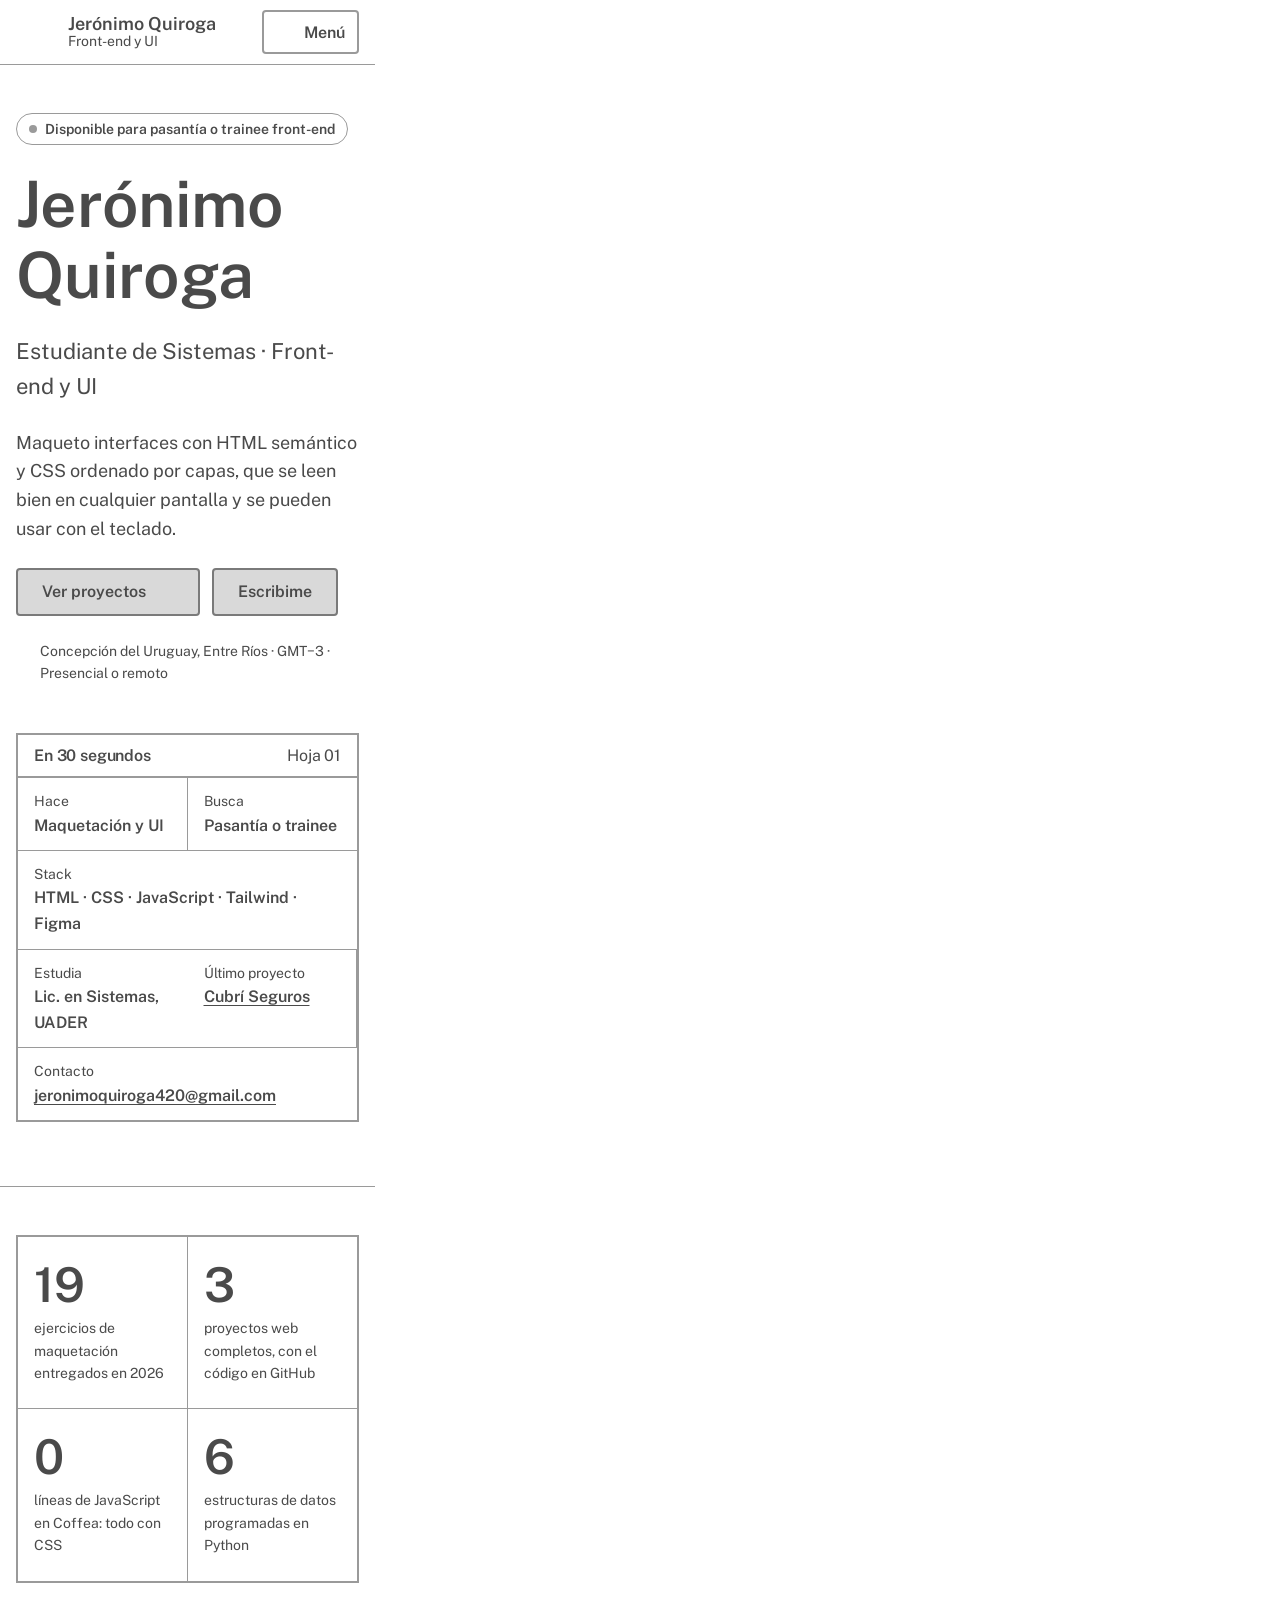
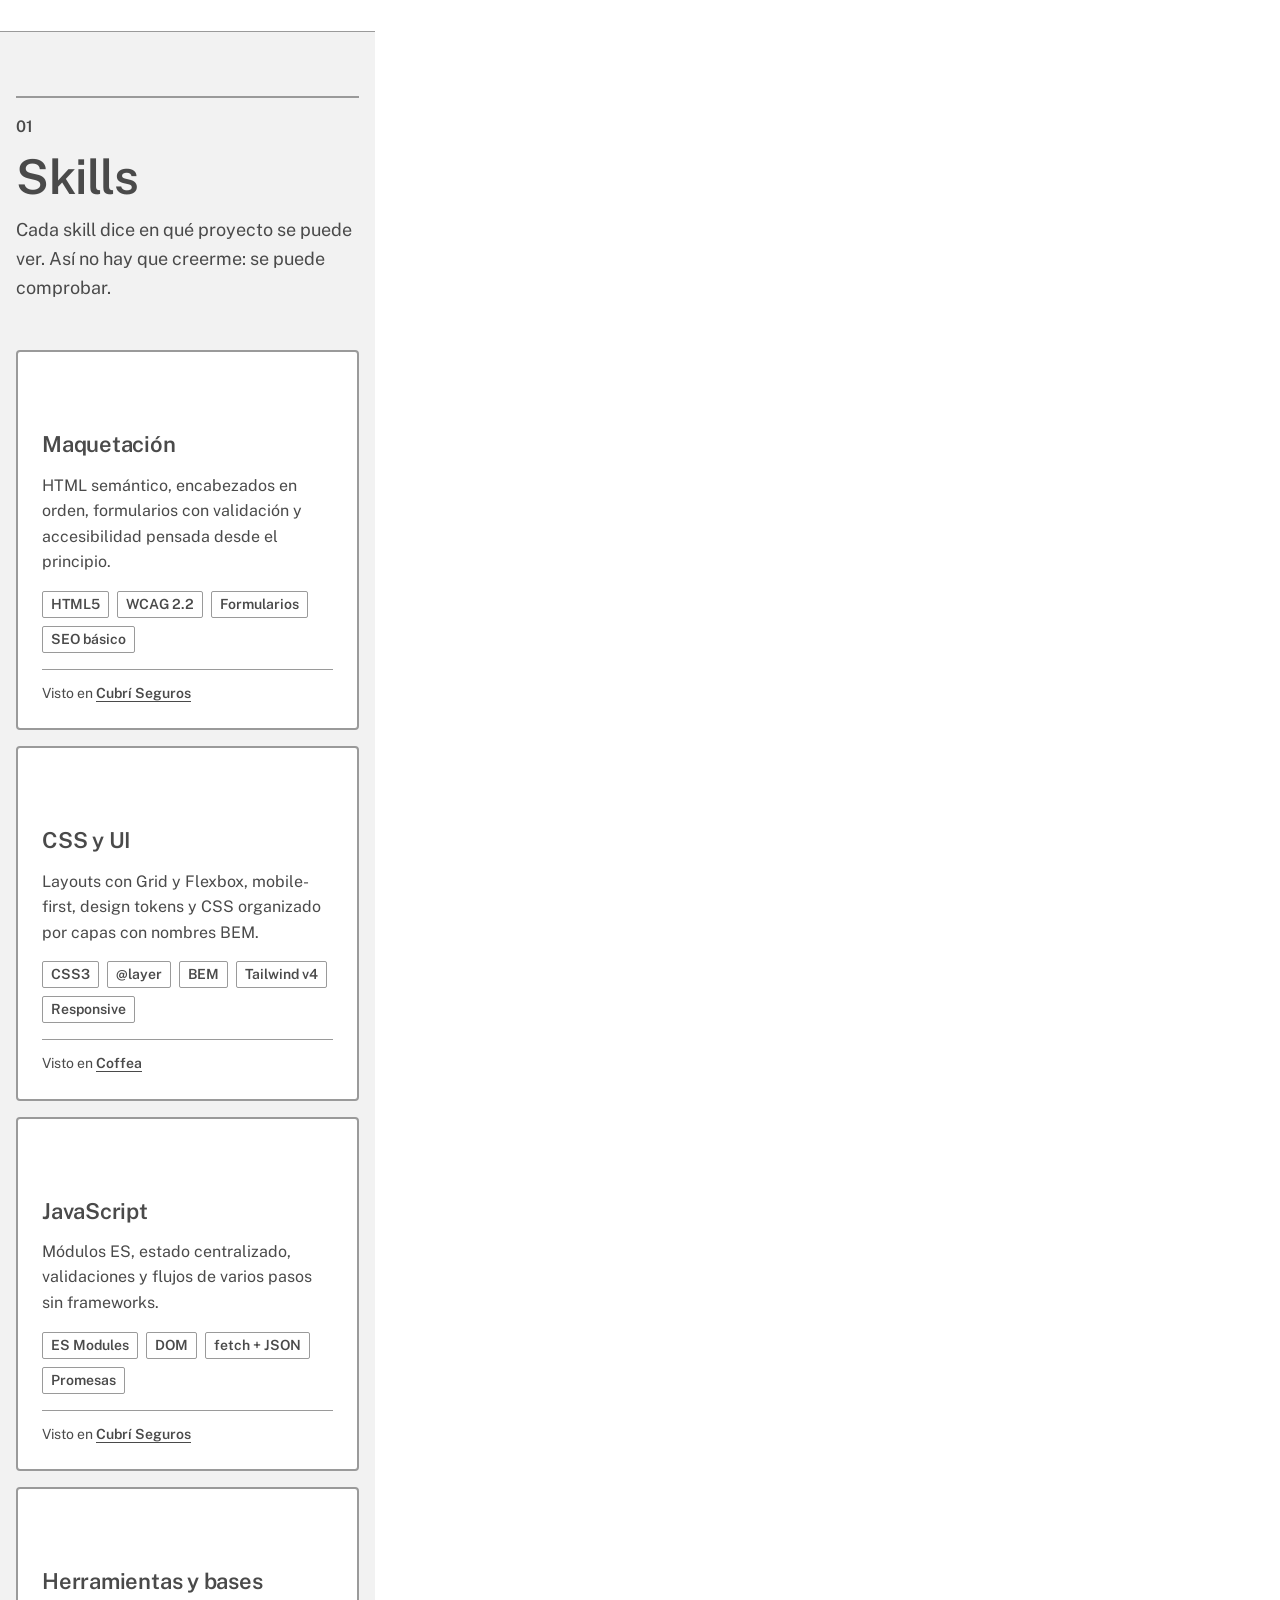
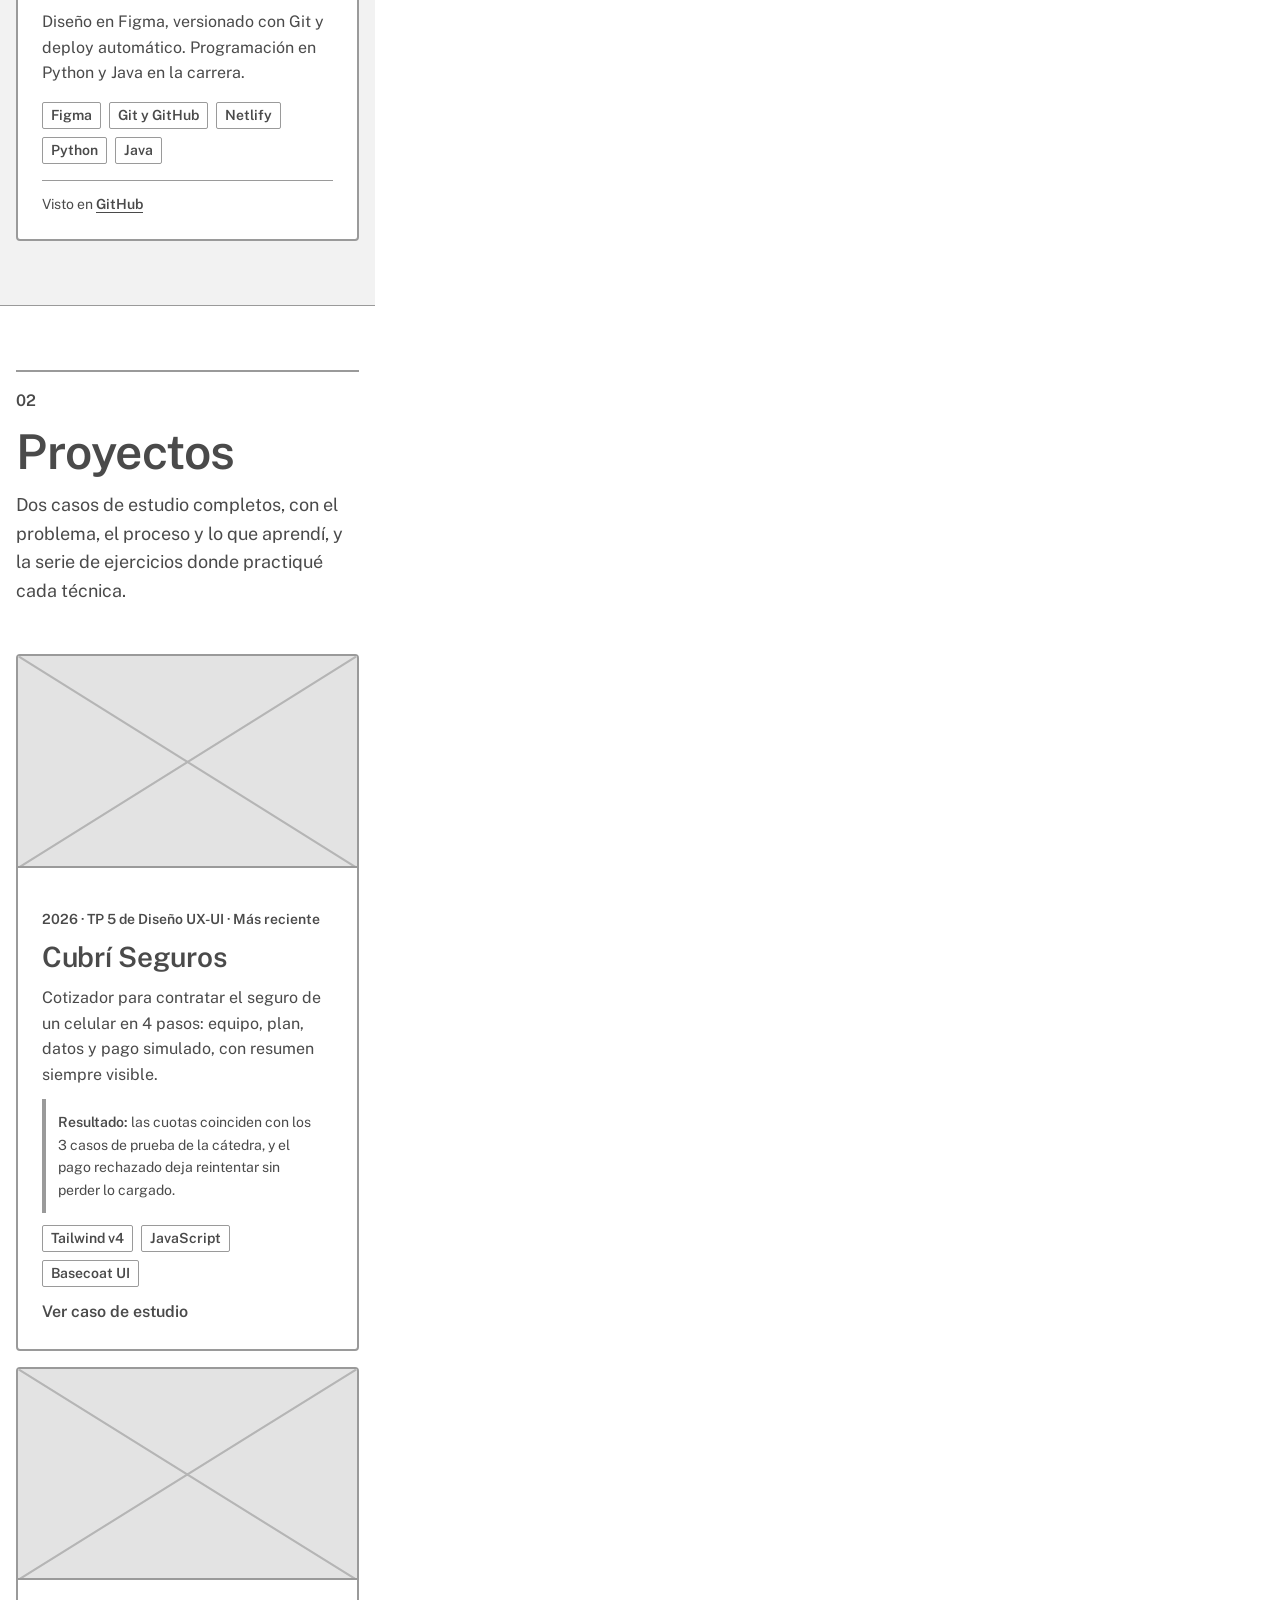
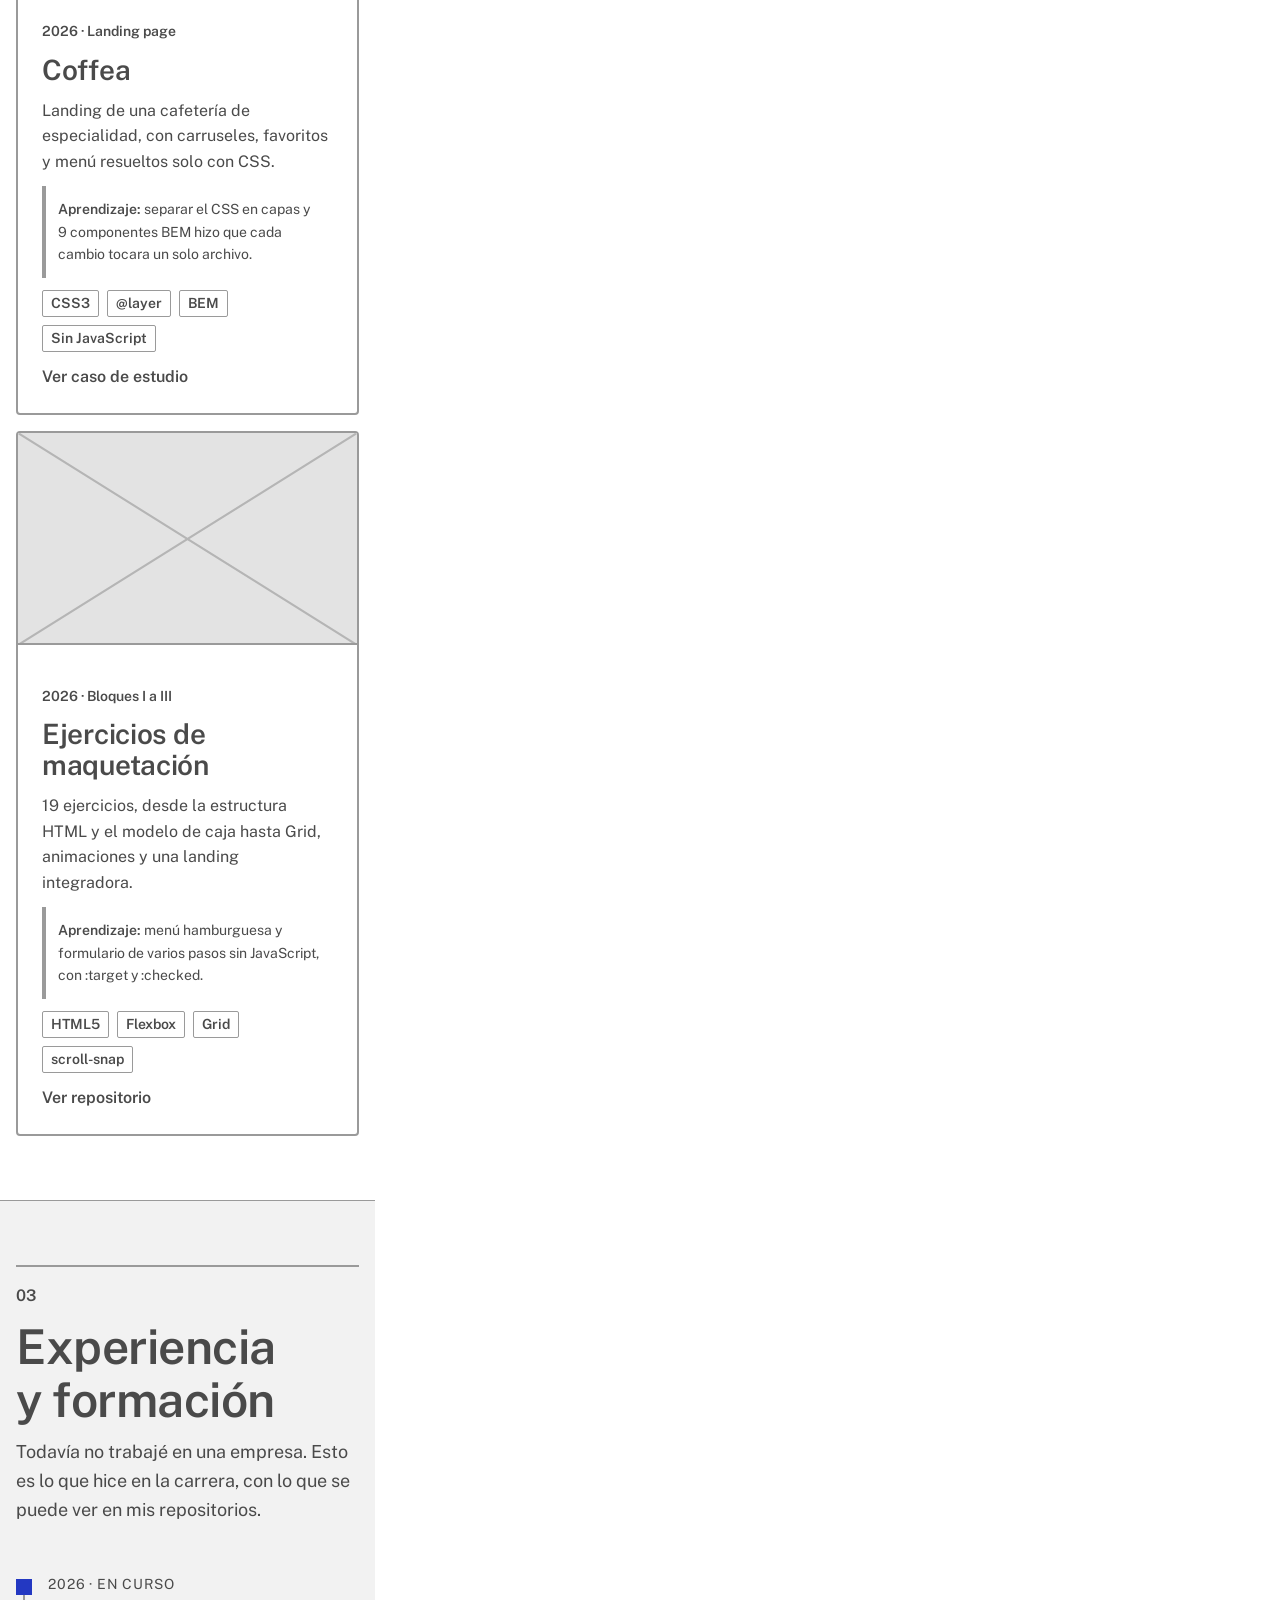
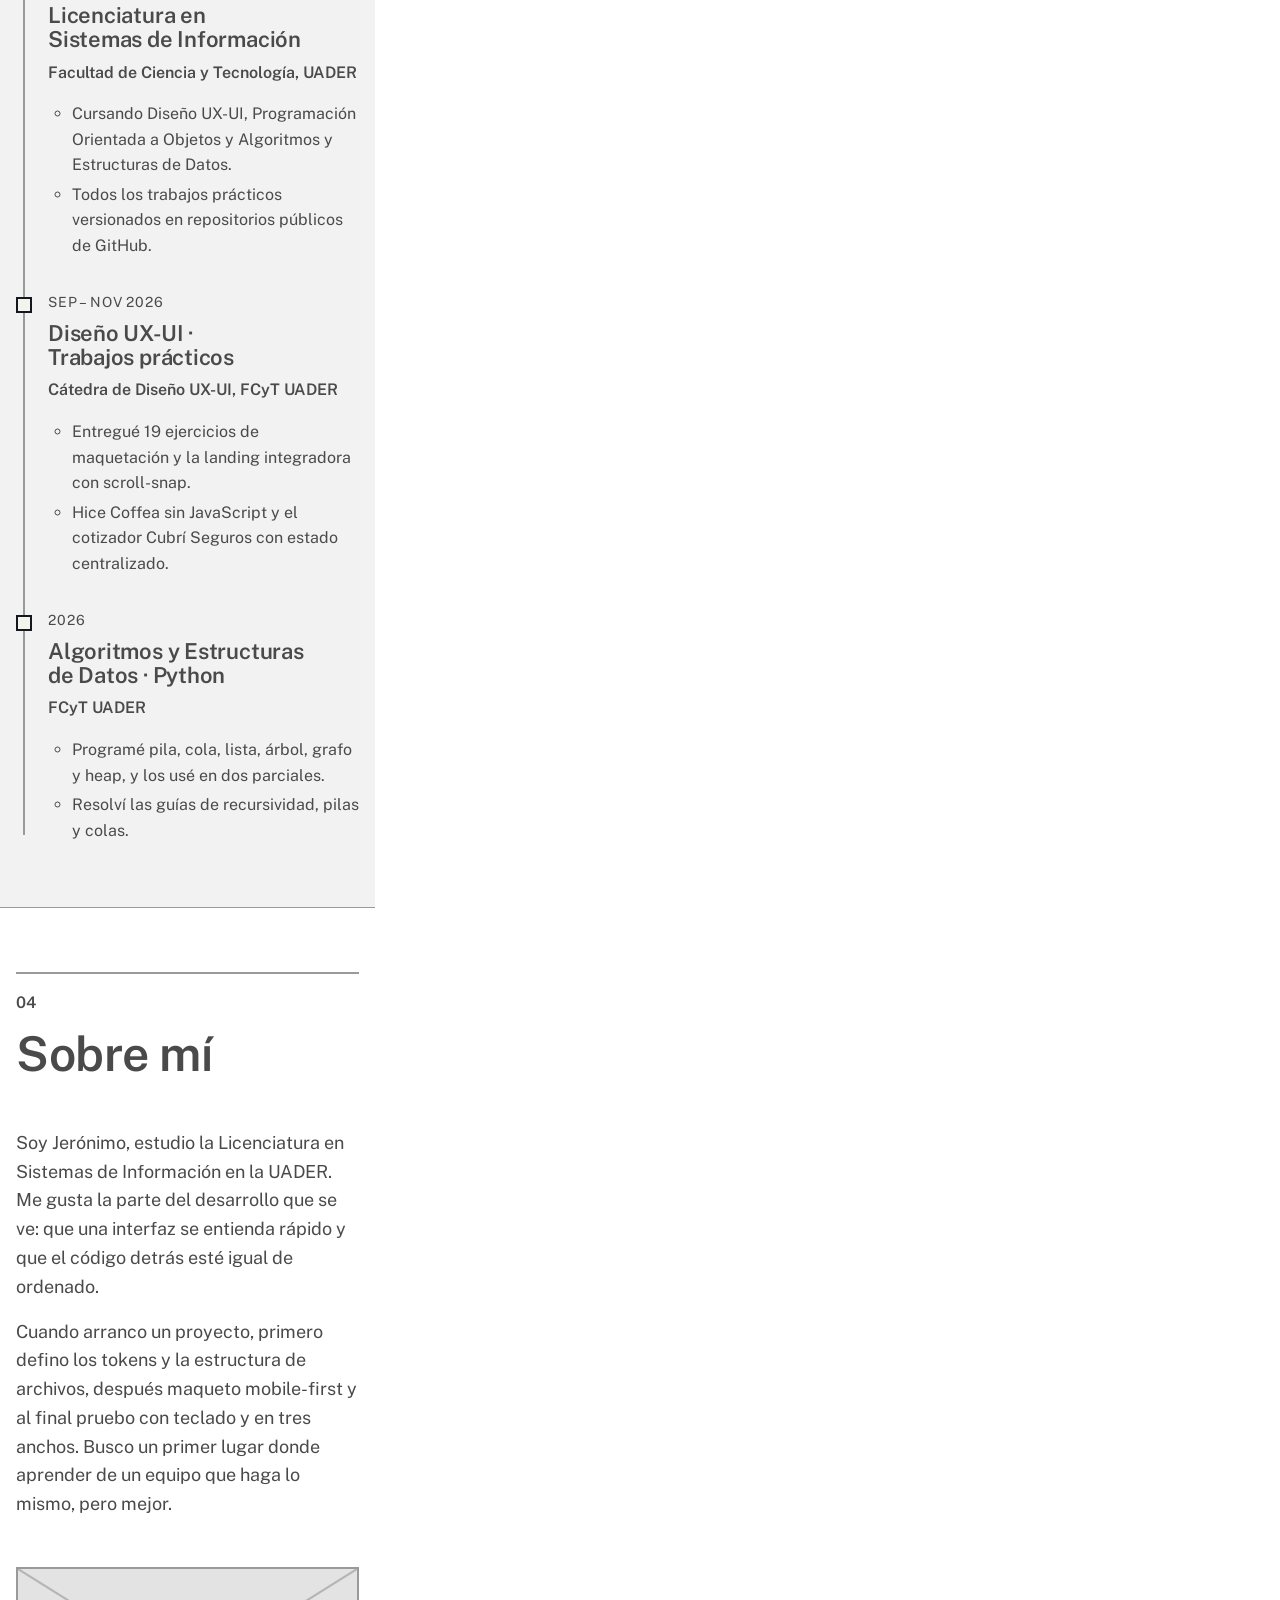
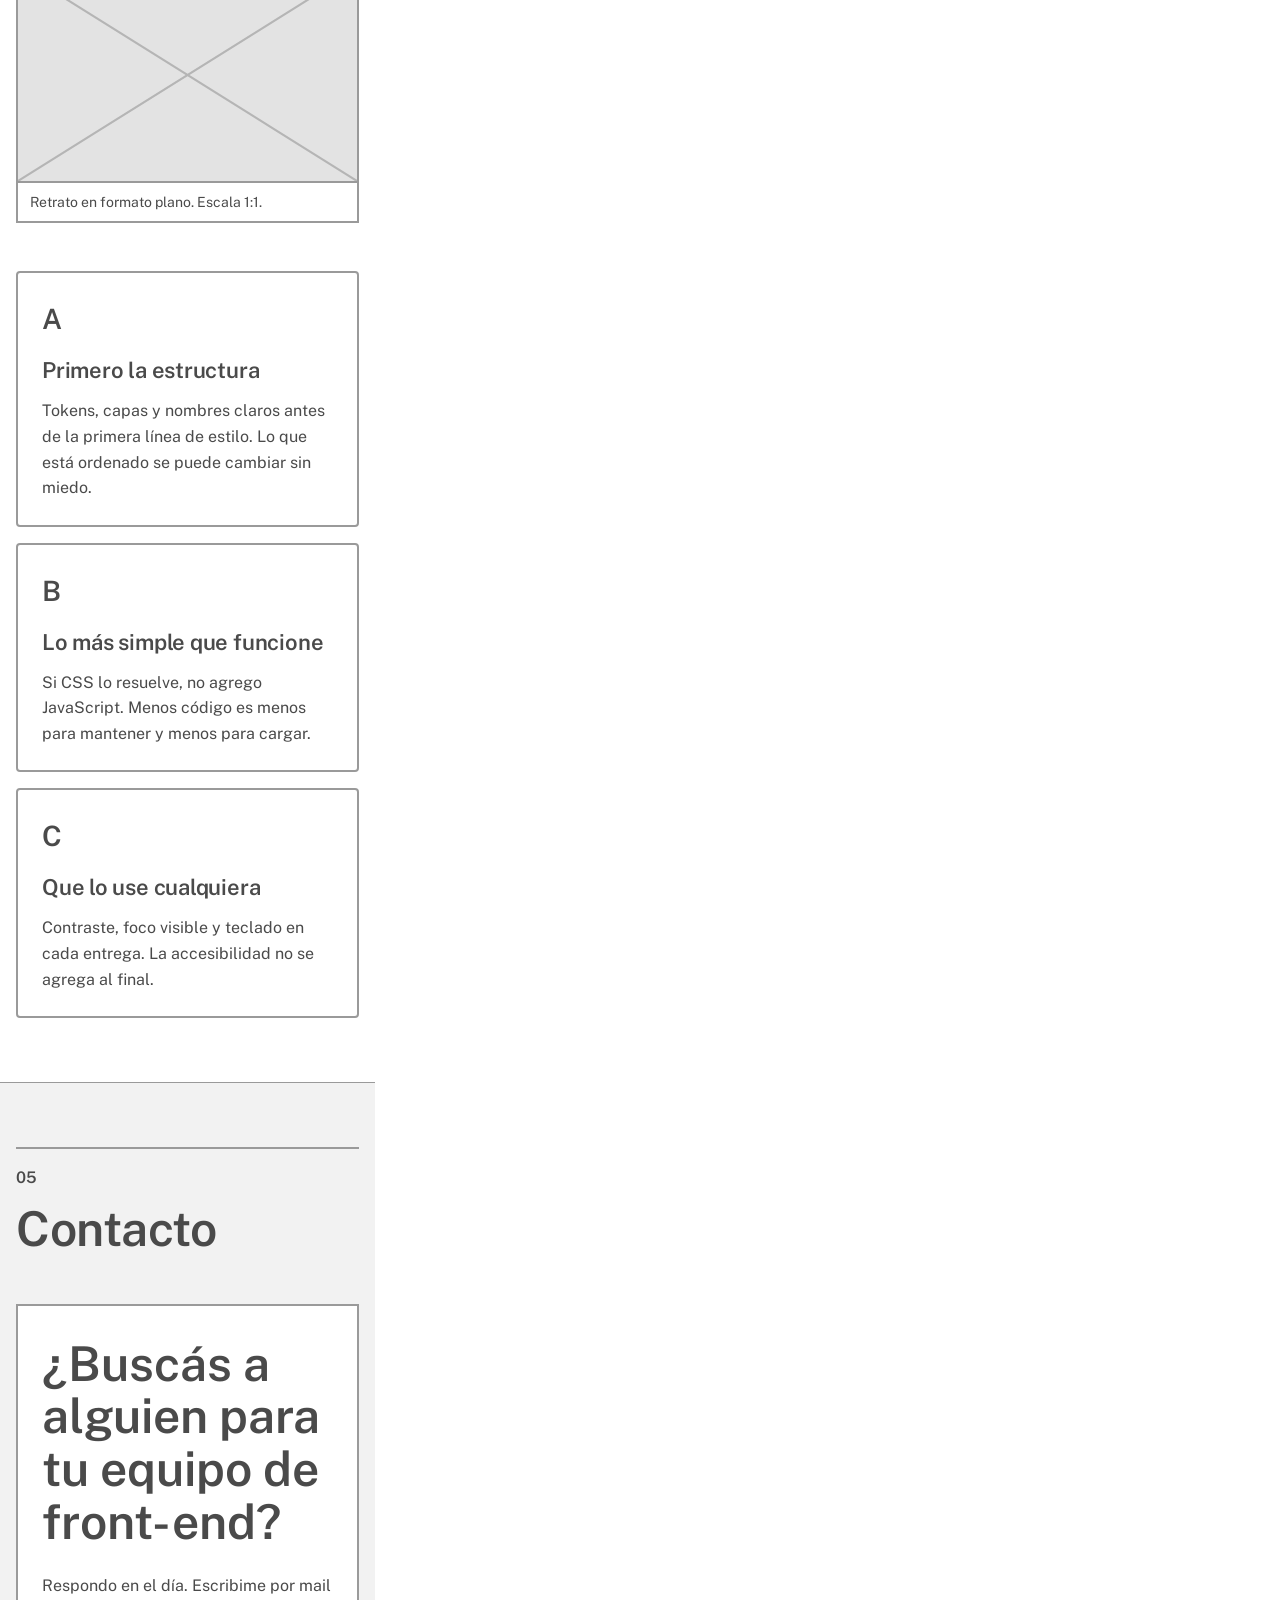
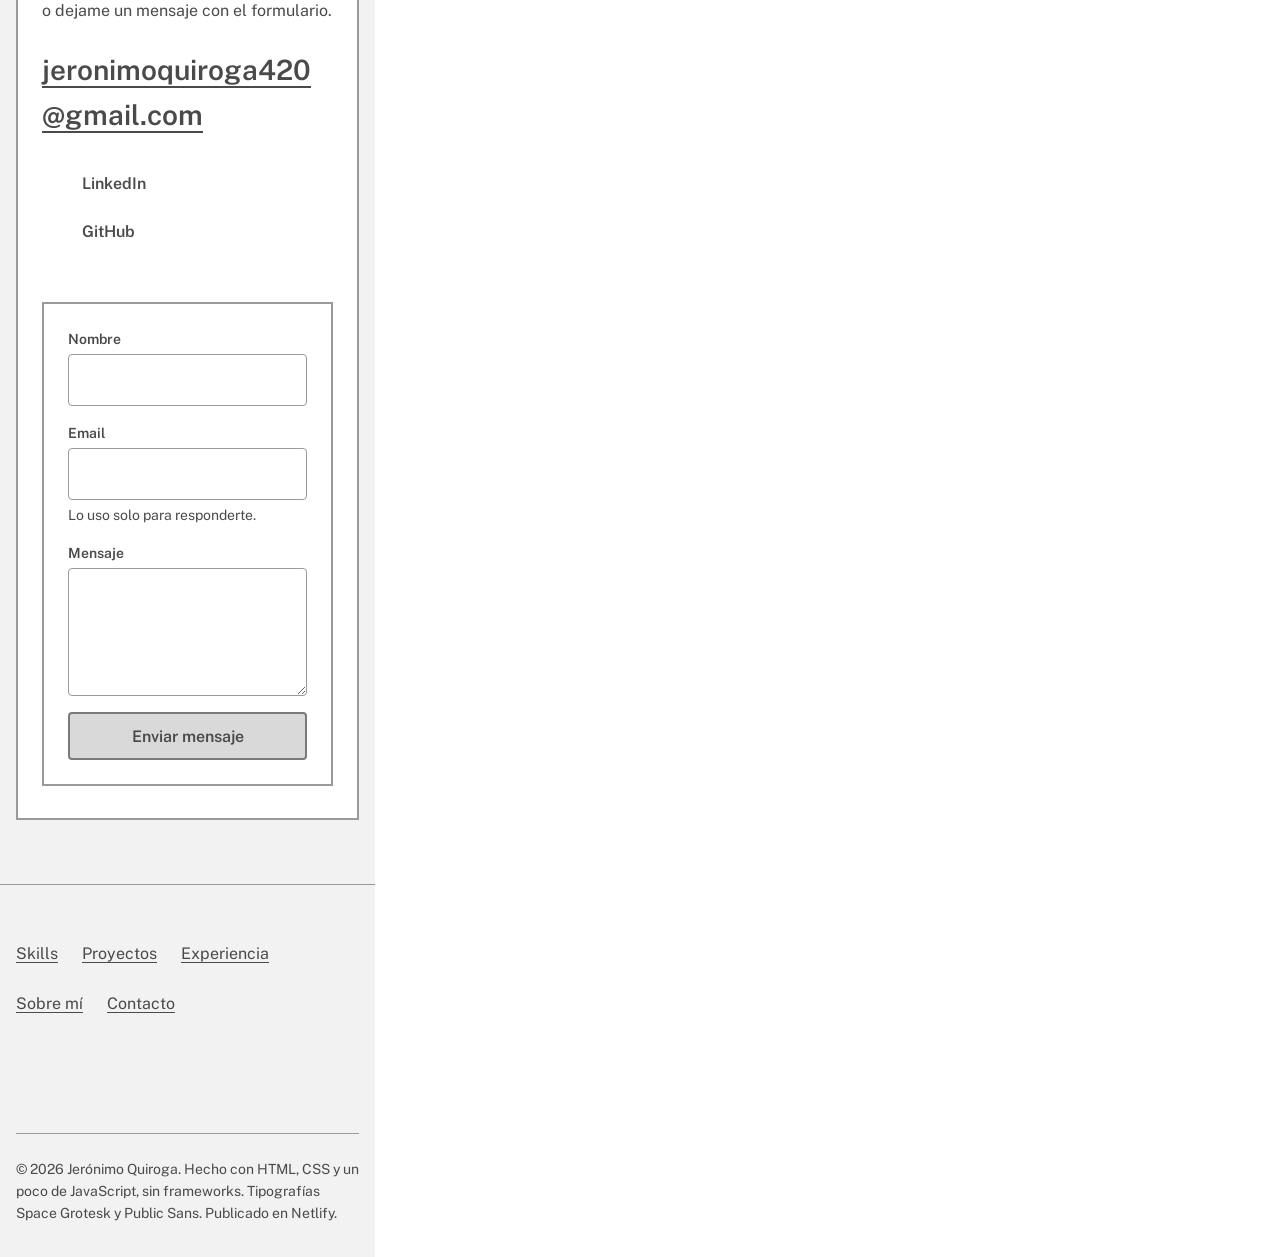
<file: docs/figma/wire-mobile.html>
<!doctype html>
<html lang="es">
<head>
  <meta charset="utf-8">
  <meta name="viewport" content="width=device-width, initial-scale=1">
  
  <title>Jerónimo Quiroga · Front-end y UI · Portfolio</title>
  <meta name="description" content="Portfolio de Jerónimo Quiroga, estudiante de Sistemas en la UADER. Maqueta interfaces con HTML semántico, CSS ordenado y JavaScript. Busca pasantía o puesto trainee front-end.">
  <meta name="theme-color" content="#f4f4ef">
  <meta name="author" content="Jerónimo Quiroga">
  
  <meta property="og:type" content="website">
  <meta property="og:locale" content="es_AR">
  <meta property="og:url" content="https://jeronimo-quiroga.netlify.app/">
  <meta property="og:title" content="Jerónimo Quiroga · Front-end y UI">
  <meta property="og:description" content="Estudiante de Sistemas que maqueta interfaces claras y accesibles. Proyectos, skills y contacto.">
  <meta property="og:image" content="https://jeronimo-quiroga.netlify.app/assets/img/og.png">
  <meta property="og:image:width" content="1200">
  <meta property="og:image:height" content="630">
  <meta property="og:image:alt" content="Portfolio de Jerónimo Quiroga: Front-end y UI">
  <meta name="twitter:card" content="summary_large_image">
  
  
  
  
  
  
  
  
  
<style>/* Design system "Plano": los mismos tokens que en Figma (página 03 · Design system). */
@font-face {
  font-family: 'Space Grotesk';
  font-style: normal;
  font-weight: 500;
  font-display: swap;
  src: url('/assets/fonts/space-grotesk-latin-500-normal.woff2') format('woff2');
}
@font-face {
  font-family: 'Space Grotesk';
  font-style: normal;
  font-weight: 700;
  font-display: swap;
  src: url('/assets/fonts/space-grotesk-latin-700-normal.woff2') format('woff2');
}
@font-face {
  font-family: 'Public Sans';
  font-style: normal;
  font-weight: 400;
  font-display: swap;
  src: url('/assets/fonts/public-sans-latin-400-normal.woff2') format('woff2');
}
@font-face {
  font-family: 'Public Sans';
  font-style: normal;
  font-weight: 600;
  font-display: swap;
  src: url('/assets/fonts/public-sans-latin-600-normal.woff2') format('woff2');
}

@layer tokens {
  :root {
    /* Color · primario y secundario */
    --color-cobalto: #2338c2;
    --color-cobalto-hover: #1a2a94;
    --color-cobalto-activo: #121e6e;
    --color-cobalto-suave: #e3e7fb;
    --color-lima: #d7f25c;
    --color-lima-hover: #c6e23f;

    /* Color · neutros */
    --color-tinta: #15171f;
    --color-grafito: #4b5060;
    --color-linea: #c9cbc2;
    --color-papel: #f4f4ef;
    --color-papel-2: #e9eae3;
    --color-blanco: #ffffff;

    /* Color · estados */
    --color-exito: #17733f;
    --color-error: #b3261e;
    --color-aviso: #8a5300;
    --color-info: var(--color-cobalto);

    /* Tipografía */
    --fuente-titulo: 'Space Grotesk', 'Segoe UI', system-ui, sans-serif;
    --fuente-texto: 'Public Sans', 'Segoe UI', system-ui, sans-serif;
    --texto-xs: 0.875rem;   /* 14 */
    --texto-s: 1rem;        /* 16 */
    --texto-m: 1.125rem;    /* 18 */
    --texto-l: 1.375rem;    /* 22 */
    --texto-xl: 1.75rem;    /* 28 */
    --texto-2xl: 2.25rem;   /* 36 */
    --texto-3xl: 3rem;      /* 48 */
    --texto-4xl: 4rem;      /* 64 */
    --interlineado-titulo: 1.1;
    --interlineado-texto: 1.6;

    /* Espaciado · múltiplos de 4 */
    --e-1: 0.25rem;  /* 4 */
    --e-2: 0.5rem;   /* 8 */
    --e-3: 0.75rem;  /* 12 */
    --e-4: 1rem;     /* 16 */
    --e-5: 1.5rem;   /* 24 */
    --e-6: 2rem;     /* 32 */
    --e-7: 3rem;     /* 48 */
    --e-8: 4rem;     /* 64 */
    --e-9: 6rem;     /* 96 */

    /* Grilla: 4 columnas (mobile), 8 (tablet) y 12 (desktop) */
    --ancho-max: 75rem;  /* 1200 */
    --margen: 1rem;      /* 16 · 24 · 32 según breakpoint */
    --medianil: 1rem;

    /* Bordes, sombras y movimiento */
    --borde: 1px solid var(--color-linea);
    --borde-fuerte: 2px solid var(--color-tinta);
    --radio: 4px;
    --sombra-plano: 6px 6px 0 var(--color-cobalto);
    --altura-cabecera: 4rem;
    --duracion: 180ms;
    --curva: cubic-bezier(0.2, 0.7, 0.2, 1);
  }

  
  
}

/* Estilos mobile-first ordenados por capas, igual que en Coffea.
   Breakpoints: 48em (768 px) y 80em (1280 px). Nombres de clase con BEM. */
@layer tokens, base, layout, components, utilities;

/* ============ BASE ============ */
@layer base {
  *, *::before, *::after { box-sizing: border-box; }
  html {
    -webkit-text-size-adjust: 100%;
    text-size-adjust: 100%;
    scroll-behavior: smooth;
    scroll-padding-top: calc(var(--altura-cabecera) + var(--e-4));
  }
  body {
    margin: 0;
    background: var(--color-papel);
    color: var(--color-tinta);
    font-family: var(--fuente-texto);
    font-size: var(--texto-s);
    line-height: var(--interlineado-texto);
    overflow-x: hidden;
  }
  h1, h2, h3, h4 {
    margin: 0;
    font-family: var(--fuente-titulo);
    font-weight: 700;
    line-height: var(--interlineado-titulo);
    letter-spacing: -0.01em;
    text-wrap: balance;
  }
  p, ul, ol, dl, dd, figure { margin: 0; }
  ul[role='list'], ol[role='list'] { list-style: none; padding: 0; }
  img, svg { display: block; max-width: 100%; height: auto; }
  a { color: var(--color-cobalto); text-underline-offset: 0.2em; }
  a:hover { color: var(--color-cobalto-hover); }
  a:active { color: var(--color-cobalto-activo); }
  :focus-visible {
    outline: 3px solid var(--color-cobalto);
    outline-offset: 3px;
  }
  section[id], [id] { scroll-margin-top: calc(var(--altura-cabecera) + var(--e-4)); }
  ::selection { background: var(--color-lima); color: var(--color-tinta); }

  
}

/* ============ LAYOUT ============ */
@layer layout {
  .contenedor {
    width: 100%;
    max-width: calc(var(--ancho-max) + var(--margen) * 2);
    margin-inline: auto;
    padding-inline: var(--margen);
  }
  .seccion { padding-block: var(--e-8); }
  .seccion--compacta { padding-block: var(--e-7) 0 !important; }
  .seccion--alterna { background: var(--color-papel-2); border-block: var(--borde); }
  .grilla { display: grid; gap: var(--medianil); }
  
  
}

/* ============ COMPONENTES ============ */
@layer components {
  /* Saltar al contenido */
  .salto {
    position: absolute;
    left: var(--e-4);
    top: -100px;
    z-index: 100;
    padding: var(--e-3) var(--e-4);
    background: var(--color-tinta);
    color: var(--color-blanco);
    font-weight: 600;
    border-radius: var(--radio);
  }
  .salto:focus { top: var(--e-3); color: var(--color-blanco); }

  /* Cabecera fija */
  .cabecera {
    position: sticky;
    top: 0;
    z-index: 50;
    background: color-mix(in srgb, var(--color-papel) 94%, transparent);
    backdrop-filter: blur(6px);
    border-bottom: var(--borde);
  }
  .cabecera__barra {
    display: flex;
    align-items: center;
    gap: var(--e-4);
    min-height: var(--altura-cabecera);
  }
  .logo {
    display: inline-flex;
    align-items: center;
    gap: var(--e-3);
    color: var(--color-tinta);
    text-decoration: none;
    font-family: var(--fuente-titulo);
    font-weight: 700;
    margin-right: auto;
  }
  .logo:hover { color: var(--color-cobalto); }
  .logo__marca { width: 2.5rem; height: 2.5rem; flex: none; }
  .logo__nombre { font-size: var(--texto-m); line-height: 1.1; }
  .logo__rol { display: block; font-family: var(--fuente-texto); font-weight: 400; font-size: var(--texto-xs); color: var(--color-grafito); }

  .nav-toggle {
    display: inline-flex;
    align-items: center;
    gap: var(--e-2);
    min-height: 44px;
    padding: var(--e-2) var(--e-3);
    background: transparent;
    color: var(--color-tinta);
    border: var(--borde-fuerte);
    border-radius: var(--radio);
    font: 600 var(--texto-s) var(--fuente-texto);
    cursor: pointer;
  }
  .nav-toggle:hover { background: var(--color-blanco); }
  .nav-toggle:active { background: var(--color-papel-2); }
  .nav-toggle__icono { width: 1.25rem; height: 1.25rem; }
  .nav-toggle__icono .cerrar { display: none; }
  .nav-toggle[aria-expanded='true'] .abrir { display: none; }
  .nav-toggle[aria-expanded='true'] .cerrar { display: block; }

  .nav {
    position: absolute;
    inset: 100% 0 auto 0;
    background: var(--color-papel);
    border-bottom: var(--borde-fuerte);
    padding: var(--e-4) var(--margen) var(--e-5);
  }
  .nav { display: none; }
  .nav-toggle[aria-expanded='true'] + .nav { display: block; }
  .nav__lista { display: grid; gap: var(--e-1); }
  .nav__link {
    display: flex;
    align-items: baseline;
    gap: var(--e-3);
    padding: var(--e-3) var(--e-2);
    color: var(--color-tinta);
    text-decoration: none;
    font-family: var(--fuente-titulo);
    font-weight: 500;
    font-size: var(--texto-l);
    border-bottom: var(--borde);
  }
  .nav__num { font-size: var(--texto-xs); color: var(--color-grafito); font-family: var(--fuente-texto); }
  .nav__link:hover { color: var(--color-cobalto); }
  .nav__link:active { color: var(--color-cobalto-activo); }
  .nav__link[aria-current='true'] { color: var(--color-cobalto); }
  .nav__link[aria-current='true'] .nav__num { color: var(--color-cobalto); }
  .nav__acciones { display: flex; flex-wrap: wrap; gap: var(--e-3); margin-top: var(--e-5); }

  .icono-link {
    display: inline-flex;
    align-items: center;
    justify-content: center;
    gap: var(--e-2);
    min-height: 44px;
    min-width: 44px;
    padding: var(--e-2);
    color: var(--color-tinta);
    border-radius: var(--radio);
    text-decoration: none;
    font-weight: 600;
  }
  .icono-link svg { width: 1.5rem; height: 1.5rem; }
  .icono-link:hover { color: var(--color-cobalto); background: var(--color-cobalto-suave); }
  .icono-link:active { background: var(--color-papel-2); }

  

  /* Botón: primario, secundario y chico. Estados: normal, hover, active, focus y disabled */
  .boton {
    display: inline-flex;
    align-items: center;
    justify-content: center;
    gap: var(--e-2);
    min-height: 48px;
    padding: var(--e-3) var(--e-5);
    border: 2px solid var(--color-cobalto);
    border-radius: var(--radio);
    background: var(--color-cobalto);
    color: var(--color-blanco);
    font: 600 var(--texto-s)/1.2 var(--fuente-texto);
    text-decoration: none;
    cursor: pointer;
    transition: transform var(--duracion) var(--curva), box-shadow var(--duracion) var(--curva), background-color var(--duracion);
  }
  .boton svg { width: 1.25rem; height: 1.25rem; }
  .boton:hover {
    background: var(--color-cobalto-hover);
    border-color: var(--color-cobalto-hover);
    color: var(--color-blanco);
    transform: translate(-2px, -2px);
    box-shadow: 4px 4px 0 var(--color-tinta);
  }
  .boton:active {
    background: var(--color-cobalto-activo);
    border-color: var(--color-cobalto-activo);
    color: var(--color-blanco);
    transform: none;
    box-shadow: none;
  }
  .boton:disabled, .boton[aria-disabled='true'] {
    background: var(--color-papel-2);
    border-color: var(--color-linea);
    color: var(--color-grafito);
    transform: none;
    box-shadow: none;
    cursor: not-allowed;
  }
  .boton--secundario { background: transparent; color: var(--color-tinta); border-color: var(--color-tinta); }
  .boton--secundario:hover { background: var(--color-lima); border-color: var(--color-tinta); color: var(--color-tinta); }
  .boton--secundario:active { background: var(--color-lima-hover); border-color: var(--color-tinta); color: var(--color-tinta); }
  .boton--chico { min-height: 44px; padding: var(--e-2) var(--e-4); }

  /* Etiqueta (tag/chip) */
  .etiquetas { display: flex; flex-wrap: wrap; gap: var(--e-2); }
  .etiqueta {
    display: inline-block;
    padding: 2px var(--e-2);
    border: 1px solid var(--color-grafito);
    border-radius: 2px;
    background: var(--color-blanco);
    color: var(--color-tinta);
    font-size: var(--texto-xs);
    font-weight: 600;
    line-height: 1.5;
  }

  /* Insignia de disponibilidad */
  .insignia {
    display: inline-flex;
    align-items: center;
    gap: var(--e-2);
    padding: var(--e-1) var(--e-3);
    background: var(--color-lima);
    color: var(--color-tinta);
    border: 1px solid var(--color-tinta);
    border-radius: 999px;
    font-size: var(--texto-xs);
    font-weight: 600;
  }
  .insignia__punto { width: 0.5rem; height: 0.5rem; border-radius: 50%; background: var(--color-exito); flex: none; }

  /* Kicker / numeración de secciones */
  .kicker {
    font-family: var(--fuente-titulo);
    font-weight: 500;
    font-size: var(--texto-xs);
    letter-spacing: 0.08em;
    text-transform: uppercase;
    color: var(--color-grafito);
  }

  /* Hero */
  .hero {
    position: relative;
    padding-block: var(--e-7) var(--e-8);
    background-image:
      linear-gradient(to right, rgb(35 56 194 / 0.07) 1px, transparent 1px),
      linear-gradient(to bottom, rgb(35 56 194 / 0.07) 1px, transparent 1px);
    background-size: 32px 32px;
    border-bottom: var(--borde);
  }
  .hero__grilla { display: grid; gap: var(--e-7); align-items: start; }
  .hero__texto { display: grid; gap: var(--e-5); justify-items: start; }
  .hero__titulo { font-size: clamp(2.5rem, 9vw, var(--texto-4xl)); }
  .hero__rol { font-family: var(--fuente-titulo); font-weight: 500; font-size: var(--texto-l); color: var(--color-cobalto); }
  .hero__propuesta { font-size: var(--texto-m); max-width: 36rem; }
  .hero__acciones { display: flex; flex-wrap: wrap; gap: var(--e-3); }
  .hero__ubicacion { display: flex; align-items: center; gap: var(--e-2); color: var(--color-grafito); font-size: var(--texto-xs); }
  .hero__ubicacion svg { width: 1rem; height: 1rem; flex: none; }
  

  /* Rótulo: la ficha de 30 segundos, como el rótulo de un plano */
  .rotulo {
    background: var(--color-blanco);
    border: var(--borde-fuerte);
    box-shadow: var(--sombra-plano);
  }
  .rotulo__titulo {
    display: flex;
    justify-content: space-between;
    gap: var(--e-3);
    padding: var(--e-3) var(--e-4);
    border-bottom: var(--borde-fuerte);
    background: var(--color-tinta);
    color: var(--color-blanco);
    font-family: var(--fuente-titulo);
    font-size: var(--texto-s);
  }
  .rotulo__titulo span { font-weight: 500; }
  .rotulo__datos { display: grid; grid-template-columns: 1fr 1fr; }
  .rotulo__dato { padding: var(--e-3) var(--e-4); border-bottom: var(--borde); }
  .rotulo__dato:nth-child(odd) { border-right: var(--borde); }
  .rotulo__dato--ancho { grid-column: 1 / -1; border-right: 0 !important; }
  .rotulo__dato:last-child { border-bottom: 0; }
  .rotulo dt { font-size: var(--texto-xs); color: var(--color-grafito); }
  .rotulo dd { font-weight: 600; }

  /* Encabezado de sección */
  .encabezado {
    display: grid;
    gap: var(--e-3);
    margin-bottom: var(--e-7);
    padding-top: var(--e-4);
    border-top: var(--borde-fuerte);
  }
  .encabezado__num { font-family: var(--fuente-titulo); font-weight: 700; color: var(--color-cobalto); }
  .encabezado__titulo { font-size: clamp(var(--texto-xl), 6vw, var(--texto-3xl)); }
  .encabezado__bajada { color: var(--color-grafito); font-size: var(--texto-m); max-width: 40rem; }
  

  /* Métricas */
  .metricas { display: grid; grid-template-columns: repeat(2, 1fr); gap: 0; border: var(--borde-fuerte); background: var(--color-blanco); }
  .metrica { padding: var(--e-5) var(--e-4); border-right: var(--borde); border-bottom: var(--borde); }
  .metrica:nth-child(2n) { border-right: 0; }
  .metrica:nth-last-child(-n + 2) { border-bottom: 0; }
  .metrica__numero { display: block; font-family: var(--fuente-titulo); font-weight: 700; font-size: clamp(var(--texto-2xl), 8vw, var(--texto-3xl)); line-height: 1; color: var(--color-cobalto); }
  .metrica__etiqueta { display: block; margin-top: var(--e-2); font-size: var(--texto-xs); color: var(--color-grafito); }
  

  /* Tarjeta base */
  .tarjeta {
    position: relative;
    display: grid;
    gap: var(--e-4);
    align-content: start;
    padding: var(--e-5);
    background: var(--color-blanco);
    border: var(--borde-fuerte);
    border-radius: var(--radio);
  }
  .tarjeta__titulo { font-size: var(--texto-l); }
  .tarjeta__texto { color: var(--color-grafito); }
  .tarjeta__pie { font-size: var(--texto-xs); color: var(--color-grafito); padding-top: var(--e-3); border-top: var(--borde); }
  .tarjeta__pie a { font-weight: 600; }

  /* Skills */
  .skill__icono { width: 2.5rem; height: 2.5rem; color: var(--color-cobalto); }

  /* Tarjeta de proyecto: toda la tarjeta es clickeable */
  .proyecto { padding: 0; overflow: hidden; transition: transform var(--duracion) var(--curva), box-shadow var(--duracion) var(--curva); }
  .proyecto__imagen { aspect-ratio: 16 / 10; width: 100%; object-fit: cover; object-position: top; border-bottom: var(--borde-fuerte); background: var(--color-papel-2); }
  .proyecto__cuerpo { display: grid; gap: var(--e-3); padding: var(--e-5); }
  .proyecto__meta { font-size: var(--texto-xs); color: var(--color-grafito); font-weight: 600; }
  .proyecto__titulo { font-size: var(--texto-xl); }
  .proyecto__link { color: var(--color-tinta); text-decoration: none; }
  .proyecto__link::after { content: ''; position: absolute; inset: 0; z-index: 1; }
  .proyecto__link:focus-visible { outline: none; }
  .proyecto:has(.proyecto__link:focus-visible) { outline: 3px solid var(--color-cobalto); outline-offset: 4px; }
  .proyecto__resultado { padding: var(--e-3); background: var(--color-papel); border-left: 4px solid var(--color-lima); font-size: var(--texto-xs); }
  .proyecto__accion { display: inline-flex; align-items: center; gap: var(--e-2); font-weight: 600; color: var(--color-cobalto); }
  .proyecto__accion svg { width: 1.125rem; height: 1.125rem; transition: transform var(--duracion) var(--curva); }
  .proyecto:hover { transform: translate(-4px, -4px); box-shadow: var(--sombra-plano); }
  .proyecto:hover .proyecto__accion svg { transform: translateX(4px); }
  .proyecto:active { transform: translate(-1px, -1px); box-shadow: 2px 2px 0 var(--color-cobalto); }
  .proyecto:hover .proyecto__titulo { color: var(--color-cobalto); }
  
  

  /* Línea de tiempo */
  .linea-tiempo { position: relative; display: grid; gap: var(--e-6); padding-left: var(--e-6); }
  .linea-tiempo::before { content: ''; position: absolute; left: 7px; top: 8px; bottom: 8px; width: 2px; background: var(--color-tinta); }
  .hito { position: relative; display: grid; gap: var(--e-2); }
  .hito::before {
    content: '';
    position: absolute;
    left: calc(var(--e-6) * -1);
    top: 6px;
    width: 16px;
    height: 16px;
    background: var(--color-papel);
    border: 2px solid var(--color-tinta);
    transition: background-color var(--duracion);
  }
  .hito:hover::before { background: var(--color-lima); }
  .hito--actual::before { background: var(--color-cobalto); border-color: var(--color-cobalto); }
  .hito__periodo { font-family: var(--fuente-titulo); font-weight: 500; font-size: var(--texto-xs); color: var(--color-cobalto); text-transform: uppercase; letter-spacing: 0.06em; }
  .hito__rol { font-size: var(--texto-l); }
  .hito__lugar { color: var(--color-grafito); font-weight: 600; }
  .hito__logros { margin-top: var(--e-2); padding-left: var(--e-5); display: grid; gap: var(--e-1); }
  

  /* Sobre mí */
  .sobre { display: grid; gap: var(--e-7); align-items: start; }
  .sobre__texto { display: grid; gap: var(--e-4); font-size: var(--texto-m); max-width: 40rem; }
  .sobre__retrato { max-width: 22rem; border: var(--borde-fuerte); background: var(--color-blanco); box-shadow: var(--sombra-plano); }
  .sobre__retrato figcaption { padding: var(--e-2) var(--e-3); border-top: var(--borde-fuerte); font-size: var(--texto-xs); color: var(--color-grafito); }
  .principio__num { font-family: var(--fuente-titulo); font-weight: 700; color: var(--color-cobalto); font-size: var(--texto-xl); }
  

  /* Contacto */
  .contacto {
    display: grid;
    gap: var(--e-7);
    padding: var(--e-6) var(--e-5);
    background: var(--color-lima);
    border: var(--borde-fuerte);
    box-shadow: 8px 8px 0 var(--color-tinta);
  }
  .contacto__titulo { font-family: var(--fuente-titulo); font-weight: 700; line-height: var(--interlineado-titulo); font-size: clamp(var(--texto-2xl), 7vw, var(--texto-3xl)); text-wrap: balance; }
  .contacto__texto { display: grid; gap: var(--e-5); align-content: start; }
  .contacto__email {
    font-family: var(--fuente-titulo);
    font-weight: 700;
    font-size: clamp(var(--texto-m), 4.6vw, var(--texto-xl));
    color: var(--color-tinta);
    overflow-wrap: anywhere;
  }
  .contacto__email:hover { color: var(--color-cobalto-activo); }
  .contacto__redes { display: grid; gap: var(--e-1); }
  .contacto__redes a { color: var(--color-tinta); font-weight: 600; }
  .contacto__redes .icono-link { justify-content: flex-start; }
  .contacto__redes .icono-link:hover { background: var(--color-blanco); color: var(--color-tinta); }
  

  /* Formulario */
  .formulario { display: grid; gap: var(--e-4); padding: var(--e-5); background: var(--color-blanco); border: var(--borde-fuerte); }
  .campo { display: grid; gap: var(--e-1); }
  .campo__etiqueta { font-weight: 600; font-size: var(--texto-xs); }
  .campo__control {
    width: 100%;
    min-height: 48px;
    padding: var(--e-3);
    border: 1px solid var(--color-grafito);
    border-radius: var(--radio);
    background: var(--color-blanco);
    color: var(--color-tinta);
    font: inherit;
  }
  textarea.campo__control { min-height: 8rem; resize: vertical; }
  .campo__control:hover { border-color: var(--color-tinta); }
  .campo__control:focus-visible { outline: 3px solid var(--color-cobalto); outline-offset: 1px; border-color: var(--color-cobalto); }
  .campo__control:user-invalid { border-color: var(--color-error); border-width: 2px; }
  .campo__ayuda { font-size: var(--texto-xs); color: var(--color-grafito); }
  .oculto-bot { position: absolute; left: -9999px; }

  /* Pie */
  .pie { padding-block: var(--e-7) var(--e-6); background: var(--color-tinta); color: var(--color-papel); }
  .pie a { color: var(--color-papel); }
  .pie a:hover { color: var(--color-lima); }
  .pie :focus-visible { outline-color: var(--color-lima); }
  .pie__grilla { display: grid; gap: var(--e-6); }
  .pie__nav ul { display: flex; flex-wrap: wrap; gap: var(--e-2) var(--e-5); }
  .pie__nav a { display: inline-block; padding-block: var(--e-2); }
  .pie__redes { display: flex; gap: var(--e-2); }
  .pie__redes .icono-link { color: var(--color-papel); }
  .pie__redes .icono-link:hover { background: rgb(255 255 255 / 0.1); color: var(--color-lima); }
  .pie__legal { grid-column: 1 / -1; font-size: var(--texto-xs); color: #c4c6cf; padding-top: var(--e-5); border-top: 1px solid #3a3d4a; }
  

  /* Páginas de caso de estudio */
  .caso-hero { padding-block: var(--e-7); border-bottom: var(--borde); }
  .caso-hero__grilla { display: grid; gap: var(--e-6); }
  .caso-hero__titulo { font-size: clamp(var(--texto-2xl), 8vw, var(--texto-4xl)); }
  .caso-hero__bajada { font-size: var(--texto-m); max-width: 44rem; }
  .volver { display: inline-flex; align-items: center; gap: var(--e-2); font-weight: 600; min-height: 44px; }
  .volver svg { width: 1.125rem; height: 1.125rem; }
  .ficha { display: grid; grid-template-columns: repeat(2, 1fr); border: var(--borde-fuerte); background: var(--color-blanco); }
  .ficha > div { padding: var(--e-3) var(--e-4); border-bottom: var(--borde); }
  .ficha > div:nth-child(odd) { border-right: var(--borde); }
  .ficha > div:nth-last-child(-n + 2) { border-bottom: 0; }
  .ficha dt { font-size: var(--texto-xs); color: var(--color-grafito); }
  .ficha dd { font-weight: 600; }
  
  .caso { display: grid; gap: var(--e-5); max-width: 48rem; }
  .caso h3 { font-size: var(--texto-l); margin-top: var(--e-3); }
  .caso ul, .caso ol { padding-left: var(--e-5); display: grid; gap: var(--e-2); }
  .caso p, .caso li { font-size: var(--texto-m); }
  .figura { display: grid; gap: var(--e-2); margin-block: var(--e-3); }
  .figura img { border: var(--borde-fuerte); background: var(--color-blanco); width: 100%; }
  .figura figcaption { font-size: var(--texto-xs); color: var(--color-grafito); }
  .figuras { display: grid; gap: var(--e-5); align-items: start; }
  
  .pasos { counter-reset: paso; list-style: none; padding: 0 !important; }
  .pasos li { counter-increment: paso; display: grid; grid-template-columns: 2.5rem 1fr; gap: var(--e-3); align-items: start; }
  .pasos li::before { content: counter(paso, decimal-leading-zero); font-family: var(--fuente-titulo); font-weight: 700; color: var(--color-cobalto); }
  .nota { padding: var(--e-4); background: var(--color-blanco); border: var(--borde); border-left: 4px solid var(--color-cobalto); }
  .nota--lima { border-left-color: var(--color-tinta); background: var(--color-lima); }
  .datos { display: grid; grid-template-columns: repeat(auto-fit, minmax(9rem, 1fr)); gap: var(--e-3); }
  .dato { padding: var(--e-4); background: var(--color-blanco); border: var(--borde-fuerte); }
  .dato b { display: block; font-family: var(--fuente-titulo); font-size: var(--texto-2xl); line-height: 1; color: var(--color-cobalto); }
  .dato span { font-size: var(--texto-xs); color: var(--color-grafito); }
  .tabla-scroll { overflow-x: auto; }
  .tabla { width: 100%; border-collapse: collapse; background: var(--color-blanco); font-size: var(--texto-xs); }
  .tabla th, .tabla td { padding: var(--e-2) var(--e-3); border: 1px solid var(--color-linea); text-align: left; }
  .tabla th { background: var(--color-papel-2); }
  .tabla td.num { text-align: right; font-variant-numeric: tabular-nums; }
  .siguiente { display: grid; gap: var(--e-2); padding: var(--e-5); border: var(--borde-fuerte); background: var(--color-blanco); text-decoration: none; color: var(--color-tinta); transition: transform var(--duracion) var(--curva), box-shadow var(--duracion) var(--curva); }
  .siguiente strong { font-family: var(--fuente-titulo); font-size: var(--texto-xl); color: var(--color-cobalto); }
  .siguiente:hover { color: var(--color-tinta); transform: translate(-4px, -4px); box-shadow: var(--sombra-plano); }
  .siguiente:active { transform: none; box-shadow: none; }

  /* 404 */
  .error { min-height: 70vh; display: grid; align-content: center; gap: var(--e-5); justify-items: start; }
  .error__codigo { font-family: var(--fuente-titulo); font-weight: 700; font-size: clamp(5rem, 24vw, 10rem); line-height: 1; color: var(--color-cobalto); }
}

/* ============ UTILIDADES ============ */
@layer utilities {
  .visualmente-oculto {
    position: absolute !important;
    width: 1px; height: 1px;
    padding: 0; margin: -1px;
    overflow: hidden; clip: rect(0 0 0 0);
    white-space: nowrap; border: 0;
  }
  .mt-6 { margin-top: var(--e-6); }
  .mt-7 { margin-top: var(--e-7); }
}

html,body{width:375px;} .salto{display:none}
*{font-family:'Public Sans',sans-serif !important;color:#4a4a4a !important;box-shadow:none !important;text-shadow:none !important}
body,.hero,.seccion,.seccion--alterna,.cabecera,.nav,.rotulo,.tarjeta,.metricas,.contacto,.formulario,.pie,.insignia,.boton,.etiqueta,.rotulo__titulo,.proyecto__resultado,.dato,.ficha,.nota{background:#fff !important;background-image:none !important}
.seccion--alterna,.pie{background:#f2f2f2 !important}
*{border-color:#9a9a9a !important}
.boton{background:#d9d9d9 !important;border-color:#7a7a7a !important}
img,.logo__marca,.skill__icono,svg{filter:grayscale(1) opacity(.0)}
.proyecto__imagen,.sobre__retrato img{background:repeating-linear-gradient(45deg,#e6e6e6 0 12px,#f4f4f4 12px 24px) !important;opacity:1;filter:none}
.proyecto__imagen,.sobre__retrato img{content:url("data:image/svg+xml;utf8,<svg xmlns='http://www.w3.org/2000/svg' viewBox='0 0 160 100'><rect width='160' height='100' fill='%23e3e3e3'/><path d='M0 0L160 100M160 0L0 100' stroke='%23b5b5b5'/></svg>")}
.encabezado__num,.metrica__numero,.hito__periodo,.hero__rol,.principio__num{color:#4a4a4a !important}
.insignia__punto{background:#9a9a9a !important}
.linea-tiempo::before{background:#9a9a9a !important}
</style>
</head>
<body>
  <a class="salto" href="#contenido">Saltar al contenido</a>

  <header class="cabecera">
    <div class="contenedor cabecera__barra">
      <a class="logo" href="#inicio">
        <svg class="logo__marca" viewBox="0 0 40 40" aria-hidden="true"><rect x="1" y="1" width="38" height="38" fill="#2338c2"/><path d="M1 9h4M1 31h4M35 9h4M35 31h4M9 1v4M31 1v4M9 35v4M31 35v4" stroke="#d7f25c" stroke-width="2"/><text x="20" y="26.5" text-anchor="middle" font-family="Space Grotesk, sans-serif" font-weight="700" font-size="16" fill="#fff">JQ</text></svg>
        <span class="logo__nombre">Jerónimo Quiroga<span class="logo__rol">Front-end y UI</span></span>
      </a>
      <button class="nav-toggle" type="button" aria-expanded="false" aria-controls="menu">
        <svg class="nav-toggle__icono" viewBox="0 0 24 24" fill="none" stroke="currentColor" stroke-width="2" aria-hidden="true"><path class="abrir" d="M3 6h18M3 12h18M3 18h18"/><path class="cerrar" d="M5 5l14 14M19 5L5 19"/></svg>
        Menú
      </button>
      <nav class="nav" id="menu" aria-label="Secciones">
        <ul class="nav__lista" role="list">
          <li><a class="nav__link" href="#skills"><span class="nav__num">01</span>Skills</a></li>
          <li><a class="nav__link" href="#proyectos"><span class="nav__num">02</span>Proyectos</a></li>
          <li><a class="nav__link" href="#experiencia"><span class="nav__num">03</span>Experiencia</a></li>
          <li><a class="nav__link" href="#sobre-mi"><span class="nav__num">04</span>Sobre mí</a></li>
          <li><a class="nav__link" href="#contacto"><span class="nav__num">05</span>Contacto</a></li>
        </ul>
        <div class="nav__acciones">
          <a class="icono-link" href="https://github.com/jeronimoquiroga-byte" target="_blank" rel="noopener noreferrer" aria-label="GitHub de Jerónimo (se abre en otra pestaña)">
            <svg viewBox="0 0 24 24" fill="currentColor" aria-hidden="true"><path d="M12 .5a11.5 11.5 0 0 0-3.64 22.4c.58.1.79-.25.79-.56v-2c-3.2.7-3.88-1.37-3.88-1.37-.52-1.33-1.28-1.69-1.28-1.69-1.05-.71.08-.7.08-.7 1.16.08 1.77 1.19 1.77 1.19 1.03 1.77 2.7 1.26 3.36.96.1-.75.4-1.26.73-1.55-2.55-.29-5.24-1.28-5.24-5.68 0-1.26.45-2.28 1.18-3.09-.12-.29-.51-1.46.11-3.04 0 0 .97-.31 3.17 1.18a11 11 0 0 1 5.77 0c2.2-1.49 3.17-1.18 3.17-1.18.63 1.58.23 2.75.11 3.04.74.81 1.18 1.83 1.18 3.09 0 4.41-2.69 5.38-5.25 5.67.41.36.78 1.06.78 2.14v3.17c0 .31.21.67.8.56A11.5 11.5 0 0 0 12 .5z"/></svg>
          </a>
          <a class="boton boton--chico" href="#contacto">Contacto</a>
        </div>
      </nav>
    </div>
  </header>

  <main id="contenido">
    <!-- HERO -->
    <section class="hero" id="inicio" aria-labelledby="titulo-hero">
      <div class="contenedor hero__grilla">
        <div class="hero__texto">
          <p class="insignia"><span class="insignia__punto" aria-hidden="true"></span>Disponible para pasantía o trainee front-end</p>
          <h1 class="hero__titulo" id="titulo-hero">Jerónimo Quiroga</h1>
          <p class="hero__rol">Estudiante de Sistemas · Front-end y UI</p>
          <p class="hero__propuesta">Maqueto interfaces con HTML semántico y CSS ordenado por capas, que se leen bien en cualquier pantalla y se pueden usar con el teclado.</p>
          <div class="hero__acciones">
            <a class="boton" href="#proyectos">Ver proyectos
              <svg viewBox="0 0 24 24" fill="none" stroke="currentColor" stroke-width="2" aria-hidden="true"><path d="M12 5v14M6 13l6 6 6-6"/></svg>
            </a>
            <a class="boton boton--secundario" href="#contacto">Escribime</a>
          </div>
          <p class="hero__ubicacion">
            <svg viewBox="0 0 24 24" fill="none" stroke="currentColor" stroke-width="2" aria-hidden="true"><path d="M12 21s-7-6.2-7-11.5A7 7 0 0 1 19 9.5C19 14.8 12 21 12 21z"/><circle cx="12" cy="9.5" r="2.5"/></svg>
            Concepción del Uruguay, Entre Ríos · GMT−3 · Presencial o remoto
          </p>
        </div>

        <aside class="rotulo" aria-labelledby="titulo-rotulo">
          <h2 class="rotulo__titulo" id="titulo-rotulo">En 30 segundos <span>Hoja 01</span></h2>
          <dl class="rotulo__datos">
            <div class="rotulo__dato"><dt>Hace</dt><dd>Maquetación y UI</dd></div>
            <div class="rotulo__dato"><dt>Busca</dt><dd>Pasantía o trainee</dd></div>
            <div class="rotulo__dato rotulo__dato--ancho"><dt>Stack</dt><dd>HTML · CSS · JavaScript · Tailwind · Figma</dd></div>
            <div class="rotulo__dato"><dt>Estudia</dt><dd>Lic. en Sistemas, UADER</dd></div>
            <div class="rotulo__dato"><dt>Último proyecto</dt><dd><a href="casos/cubri-seguros.html">Cubrí Seguros</a></dd></div>
            <div class="rotulo__dato rotulo__dato--ancho"><dt>Contacto</dt><dd><a href="mailto:jeronimoquiroga420@gmail.com">jeronimoquiroga420@gmail.com</a></dd></div>
          </dl>
        </aside>
      </div>
    </section>

    <!-- MÉTRICAS -->
    <section class="seccion seccion--compacta" aria-labelledby="titulo-logros" id="logros">
      <div class="contenedor">
        <h2 class="visualmente-oculto" id="titulo-logros">Logros en números</h2>
        <ul class="metricas" role="list">
          <li class="metrica"><span class="metrica__numero">19</span><span class="metrica__etiqueta">ejercicios de maquetación entregados en 2026</span></li>
          <li class="metrica"><span class="metrica__numero">3</span><span class="metrica__etiqueta">proyectos web completos, con el código en GitHub</span></li>
          <li class="metrica"><span class="metrica__numero">0</span><span class="metrica__etiqueta">líneas de JavaScript en Coffea: todo con CSS</span></li>
          <li class="metrica"><span class="metrica__numero">6</span><span class="metrica__etiqueta">estructuras de datos programadas en Python</span></li>
        </ul>
      </div>
    </section>

    <!-- SKILLS -->
    <section class="seccion seccion--alterna mt-7" id="skills" aria-labelledby="titulo-skills">
      <div class="contenedor">
        <header class="encabezado">
          <span class="encabezado__num" aria-hidden="true">01</span>
          <h2 class="encabezado__titulo" id="titulo-skills">Skills</h2>
          <p class="encabezado__bajada">Cada skill dice en qué proyecto se puede ver. Así no hay que creerme: se puede comprobar.</p>
        </header>
        <div class="grilla grilla--4">
          <article class="tarjeta skill">
            <svg class="skill__icono" viewBox="0 0 40 40" fill="none" stroke="currentColor" stroke-width="2.5" aria-hidden="true"><path d="M14 12l-8 8 8 8M26 12l8 8-8 8M22 8l-4 24"/></svg>
            <h3 class="tarjeta__titulo">Maquetación</h3>
            <p class="tarjeta__texto">HTML semántico, encabezados en orden, formularios con validación y accesibilidad pensada desde el principio.</p>
            <ul class="etiquetas" role="list"><li class="etiqueta">HTML5</li><li class="etiqueta">WCAG 2.2</li><li class="etiqueta">Formularios</li><li class="etiqueta">SEO básico</li></ul>
            <p class="tarjeta__pie">Visto en <a href="casos/cubri-seguros.html">Cubrí Seguros</a></p>
          </article>
          <article class="tarjeta skill">
            <svg class="skill__icono" viewBox="0 0 40 40" fill="none" stroke="currentColor" stroke-width="2.5" aria-hidden="true"><rect x="6" y="6" width="28" height="28"/><path d="M6 16h28M16 16v18"/></svg>
            <h3 class="tarjeta__titulo">CSS y UI</h3>
            <p class="tarjeta__texto">Layouts con Grid y Flexbox, mobile-first, design tokens y CSS organizado por capas con nombres BEM.</p>
            <ul class="etiquetas" role="list"><li class="etiqueta">CSS3</li><li class="etiqueta">@layer</li><li class="etiqueta">BEM</li><li class="etiqueta">Tailwind v4</li><li class="etiqueta">Responsive</li></ul>
            <p class="tarjeta__pie">Visto en <a href="casos/coffea.html">Coffea</a></p>
          </article>
          <article class="tarjeta skill">
            <svg class="skill__icono" viewBox="0 0 40 40" fill="none" stroke="currentColor" stroke-width="2.5" aria-hidden="true"><circle cx="10" cy="20" r="4"/><circle cx="30" cy="10" r="4"/><circle cx="30" cy="30" r="4"/><path d="M14 18l12-6M14 22l12 6"/></svg>
            <h3 class="tarjeta__titulo">JavaScript</h3>
            <p class="tarjeta__texto">Módulos ES, estado centralizado, validaciones y flujos de varios pasos sin frameworks.</p>
            <ul class="etiquetas" role="list"><li class="etiqueta">ES Modules</li><li class="etiqueta">DOM</li><li class="etiqueta">fetch + JSON</li><li class="etiqueta">Promesas</li></ul>
            <p class="tarjeta__pie">Visto en <a href="casos/cubri-seguros.html">Cubrí Seguros</a></p>
          </article>
          <article class="tarjeta skill">
            <svg class="skill__icono" viewBox="0 0 40 40" fill="none" stroke="currentColor" stroke-width="2.5" aria-hidden="true"><path d="M8 32V8h10l4 4h10v20z"/><path d="M14 22h12M14 27h8"/></svg>
            <h3 class="tarjeta__titulo">Herramientas y bases</h3>
            <p class="tarjeta__texto">Diseño en Figma, versionado con Git y deploy automático. Programación en Python y Java en la carrera.</p>
            <ul class="etiquetas" role="list"><li class="etiqueta">Figma</li><li class="etiqueta">Git y GitHub</li><li class="etiqueta">Netlify</li><li class="etiqueta">Python</li><li class="etiqueta">Java</li></ul>
            <p class="tarjeta__pie">Visto en <a href="https://github.com/jeronimoquiroga-byte" target="_blank" rel="noopener noreferrer">GitHub<span class="visualmente-oculto"> (se abre en otra pestaña)</span></a></p>
          </article>
        </div>
      </div>
    </section>

    <!-- PROYECTOS -->
    <section class="seccion" id="proyectos" aria-labelledby="titulo-proyectos">
      <div class="contenedor">
        <header class="encabezado">
          <span class="encabezado__num" aria-hidden="true">02</span>
          <h2 class="encabezado__titulo" id="titulo-proyectos">Proyectos</h2>
          <p class="encabezado__bajada">Dos casos de estudio completos, con el problema, el proceso y lo que aprendí, y la serie de ejercicios donde practiqué cada técnica.</p>
        </header>
        <div class="grilla grilla--2">
          <article class="tarjeta proyecto proyecto--destacado">
            <img class="proyecto__imagen" src="[data-uri]" width="960" height="600" alt="Paso 2 de Cubrí Seguros: tres planes con su cuota mensual y el resumen de la cotización al costado." decoding="async">
            <div class="proyecto__cuerpo">
              <p class="proyecto__meta">2026 · TP 5 de Diseño UX-UI · Más reciente</p>
              <h3 class="proyecto__titulo"><a class="proyecto__link" href="casos/cubri-seguros.html">Cubrí Seguros</a></h3>
              <p class="tarjeta__texto">Cotizador para contratar el seguro de un celular en 4 pasos: equipo, plan, datos y pago simulado, con resumen siempre visible.</p>
              <p class="proyecto__resultado"><b>Resultado:</b> las cuotas coinciden con los 3 casos de prueba de la cátedra, y el pago rechazado deja reintentar sin perder lo cargado.</p>
              <ul class="etiquetas" role="list"><li class="etiqueta">Tailwind v4</li><li class="etiqueta">JavaScript</li><li class="etiqueta">Basecoat UI</li></ul>
              <span class="proyecto__accion">Ver caso de estudio <svg viewBox="0 0 24 24" fill="none" stroke="currentColor" stroke-width="2" aria-hidden="true"><path d="M5 12h14M13 6l6 6-6 6"/></svg></span>
            </div>
          </article>
          <article class="tarjeta proyecto">
            <img class="proyecto__imagen" src="[data-uri]" width="960" height="600" alt="Portada de Coffea: título en tipografía serif sobre granos de café y una taza con arte latte." decoding="async">
            <div class="proyecto__cuerpo">
              <p class="proyecto__meta">2026 · Landing page</p>
              <h3 class="proyecto__titulo"><a class="proyecto__link" href="casos/coffea.html">Coffea</a></h3>
              <p class="tarjeta__texto">Landing de una cafetería de especialidad, con carruseles, favoritos y menú resueltos solo con CSS.</p>
              <p class="proyecto__resultado"><b>Aprendizaje:</b> separar el CSS en capas y 9 componentes BEM hizo que cada cambio tocara un solo archivo.</p>
              <ul class="etiquetas" role="list"><li class="etiqueta">CSS3</li><li class="etiqueta">@layer</li><li class="etiqueta">BEM</li><li class="etiqueta">Sin JavaScript</li></ul>
              <span class="proyecto__accion">Ver caso de estudio <svg viewBox="0 0 24 24" fill="none" stroke="currentColor" stroke-width="2" aria-hidden="true"><path d="M5 12h14M13 6l6 6-6 6"/></svg></span>
            </div>
          </article>
          <article class="tarjeta proyecto">
            <img class="proyecto__imagen" src="[data-uri]" width="960" height="600" alt="Ejercicio 20, landing integradora: título centrado sobre una foto oscura de una placa electrónica y un botón azul." decoding="async">
            <div class="proyecto__cuerpo">
              <p class="proyecto__meta">2026 · Bloques I a III</p>
              <h3 class="proyecto__titulo"><a class="proyecto__link" href="https://github.com/jeronimoquiroga-byte/Dise-o_UI-UX" target="_blank" rel="noopener noreferrer">Ejercicios de maquetación<span class="visualmente-oculto"> (repositorio, se abre en otra pestaña)</span></a></h3>
              <p class="tarjeta__texto">19 ejercicios, desde la estructura HTML y el modelo de caja hasta Grid, animaciones y una landing integradora.</p>
              <p class="proyecto__resultado"><b>Aprendizaje:</b> menú hamburguesa y formulario de varios pasos sin JavaScript, con <code>:target</code> y <code>:checked</code>.</p>
              <ul class="etiquetas" role="list"><li class="etiqueta">HTML5</li><li class="etiqueta">Flexbox</li><li class="etiqueta">Grid</li><li class="etiqueta">scroll-snap</li></ul>
              <span class="proyecto__accion">Ver repositorio <svg viewBox="0 0 24 24" fill="none" stroke="currentColor" stroke-width="2" aria-hidden="true"><path d="M7 17L17 7M9 7h8v8"/></svg></span>
            </div>
          </article>
        </div>
      </div>
    </section>

    <!-- EXPERIENCIA -->
    <section class="seccion seccion--alterna" id="experiencia" aria-labelledby="titulo-experiencia">
      <div class="contenedor">
        <header class="encabezado">
          <span class="encabezado__num" aria-hidden="true">03</span>
          <h2 class="encabezado__titulo" id="titulo-experiencia">Experiencia y formación</h2>
          <p class="encabezado__bajada">Todavía no trabajé en una empresa. Esto es lo que hice en la carrera, con lo que se puede ver en mis repositorios.</p>
        </header>
        <ol class="linea-tiempo" role="list">
          <li class="hito hito--actual">
            <p class="hito__periodo">2026 · En curso</p>
            <h3 class="hito__rol">Licenciatura en Sistemas de Información</h3>
            <p class="hito__lugar">Facultad de Ciencia y Tecnología, UADER</p>
            <ul class="hito__logros">
              <li>Cursando Diseño UX-UI, Programación Orientada a Objetos y Algoritmos y Estructuras de Datos.</li>
              <li>Todos los trabajos prácticos versionados en repositorios públicos de GitHub.</li>
            </ul>
          </li>
          <li class="hito">
            <p class="hito__periodo">Sep – Nov 2026</p>
            <h3 class="hito__rol">Diseño UX-UI · Trabajos prácticos</h3>
            <p class="hito__lugar">Cátedra de Diseño UX-UI, FCyT UADER</p>
            <ul class="hito__logros">
              <li>Entregué 19 ejercicios de maquetación y la landing integradora con scroll-snap.</li>
              <li>Hice Coffea sin JavaScript y el cotizador Cubrí Seguros con estado centralizado.</li>
            </ul>
          </li>
          <li class="hito">
            <p class="hito__periodo">2026</p>
            <h3 class="hito__rol">Algoritmos y Estructuras de Datos · Python</h3>
            <p class="hito__lugar">FCyT UADER</p>
            <ul class="hito__logros">
              <li>Programé pila, cola, lista, árbol, grafo y heap, y los usé en dos parciales.</li>
              <li>Resolví las guías de recursividad, pilas y colas.</li>
            </ul>
          </li>
        </ol>
      </div>
    </section>

    <!-- SOBRE MÍ -->
    <section class="seccion" id="sobre-mi" aria-labelledby="titulo-sobre">
      <div class="contenedor">
        <header class="encabezado">
          <span class="encabezado__num" aria-hidden="true">04</span>
          <h2 class="encabezado__titulo" id="titulo-sobre">Sobre mí</h2>
        </header>
        <div class="sobre">
          <div class="sobre__texto">
            <p>Soy Jerónimo, estudio la Licenciatura en Sistemas de Información en la UADER. Me gusta la parte del desarrollo que se ve: que una interfaz se entienda rápido y que el código detrás esté igual de ordenado.</p>
            <p>Cuando arranco un proyecto, primero defino los tokens y la estructura de archivos, después maqueto mobile-first y al final pruebo con teclado y en tres anchos. Busco un primer lugar donde aprender de un equipo que haga lo mismo, pero mejor.</p>
          </div>
          <figure class="sobre__retrato">
            <img src="[data-uri]" width="352" height="352" alt="Ilustración de Jerónimo: las iniciales JQ dibujadas como un plano, con cotas y líneas de construcción.">
            <figcaption>Retrato en formato plano. Escala 1:1.</figcaption>
          </figure>
        </div>
        <h3 class="visualmente-oculto">Principios de trabajo</h3>
        <ul class="grilla grilla--2 grilla--3 mt-7" role="list">
          <li class="tarjeta"><span class="principio__num" aria-hidden="true">A</span><h4 class="tarjeta__titulo">Primero la estructura</h4><p class="tarjeta__texto">Tokens, capas y nombres claros antes de la primera línea de estilo. Lo que está ordenado se puede cambiar sin miedo.</p></li>
          <li class="tarjeta"><span class="principio__num" aria-hidden="true">B</span><h4 class="tarjeta__titulo">Lo más simple que funcione</h4><p class="tarjeta__texto">Si CSS lo resuelve, no agrego JavaScript. Menos código es menos para mantener y menos para cargar.</p></li>
          <li class="tarjeta"><span class="principio__num" aria-hidden="true">C</span><h4 class="tarjeta__titulo">Que lo use cualquiera</h4><p class="tarjeta__texto">Contraste, foco visible y teclado en cada entrega. La accesibilidad no se agrega al final.</p></li>
        </ul>
      </div>
    </section>

    <!-- CONTACTO -->
    <section class="seccion seccion--alterna" id="contacto" aria-labelledby="titulo-contacto">
      <div class="contenedor">
        <header class="encabezado">
          <span class="encabezado__num" aria-hidden="true">05</span>
          <h2 class="encabezado__titulo" id="titulo-contacto">Contacto</h2>
        </header>
        <div class="contacto">
          <div class="contacto__texto">
            <p class="contacto__titulo">¿Buscás a alguien para tu equipo de front-end?</p>
            <p>Respondo en el día. Escribime por mail o dejame un mensaje con el formulario.</p>
            <a class="contacto__email" href="mailto:jeronimoquiroga420@gmail.com">jeronimoquiroga420@gmail.com</a>
            <ul class="contacto__redes" role="list">
              <li><a class="icono-link" href="https://www.linkedin.com/in/jeronimo-quiroga-a33716441" target="_blank" rel="noopener noreferrer">
                <svg viewBox="0 0 24 24" fill="currentColor" aria-hidden="true"><path d="M4.98 3.5a2.5 2.5 0 1 1 0 5 2.5 2.5 0 0 1 0-5zM3 9.75h4v11H3zm7 0h3.8v1.5h.06c.53-1 1.84-2.06 3.78-2.06 4.04 0 4.79 2.66 4.79 6.12v5.44h-4v-4.82c0-1.15-.02-2.63-1.6-2.63-1.6 0-1.85 1.25-1.85 2.55v4.9h-4z"/></svg>
                LinkedIn<span class="visualmente-oculto"> (se abre en otra pestaña)</span></a></li>
              <li><a class="icono-link" href="https://github.com/jeronimoquiroga-byte" target="_blank" rel="noopener noreferrer">
                <svg viewBox="0 0 24 24" fill="currentColor" aria-hidden="true"><path d="M12 .5a11.5 11.5 0 0 0-3.64 22.4c.58.1.79-.25.79-.56v-2c-3.2.7-3.88-1.37-3.88-1.37-.52-1.33-1.28-1.69-1.28-1.69-1.05-.71.08-.7.08-.7 1.16.08 1.77 1.19 1.77 1.19 1.03 1.77 2.7 1.26 3.36.96.1-.75.4-1.26.73-1.55-2.55-.29-5.24-1.28-5.24-5.68 0-1.26.45-2.28 1.18-3.09-.12-.29-.51-1.46.11-3.04 0 0 .97-.31 3.17 1.18a11 11 0 0 1 5.77 0c2.2-1.49 3.17-1.18 3.17-1.18.63 1.58.23 2.75.11 3.04.74.81 1.18 1.83 1.18 3.09 0 4.41-2.69 5.38-5.25 5.67.41.36.78 1.06.78 2.14v3.17c0 .31.21.67.8.56A11.5 11.5 0 0 0 12 .5z"/></svg>
                GitHub<span class="visualmente-oculto"> (se abre en otra pestaña)</span></a></li>
            </ul>
          </div>
          <form class="formulario" name="contacto" method="POST" action="/gracias.html" data-netlify="true" netlify-honeypot="sitio-web">
            <input type="hidden" name="form-name" value="contacto">
            <p class="oculto-bot" aria-hidden="true"><label>No completar <input name="sitio-web" tabindex="-1" autocomplete="off"></label></p>
            <div class="campo">
              <label class="campo__etiqueta" for="nombre">Nombre</label>
              <input class="campo__control" id="nombre" name="nombre" type="text" autocomplete="name" required>
            </div>
            <div class="campo">
              <label class="campo__etiqueta" for="email">Email</label>
              <input class="campo__control" id="email" name="email" type="email" autocomplete="email" required aria-describedby="ayuda-email">
              <p class="campo__ayuda" id="ayuda-email">Lo uso solo para responderte.</p>
            </div>
            <div class="campo">
              <label class="campo__etiqueta" for="mensaje">Mensaje</label>
              <textarea class="campo__control" id="mensaje" name="mensaje" required></textarea>
            </div>
            <button class="boton" type="submit">Enviar mensaje</button>
          </form>
        </div>
      </div>
    </section>
  </main>

  <footer class="pie">
    <div class="contenedor pie__grilla">
      <nav class="pie__nav" aria-label="Secciones (pie)">
        <ul role="list">
          <li><a href="#skills">Skills</a></li>
          <li><a href="#proyectos">Proyectos</a></li>
          <li><a href="#experiencia">Experiencia</a></li>
          <li><a href="#sobre-mi">Sobre mí</a></li>
          <li><a href="#contacto">Contacto</a></li>
        </ul>
      </nav>
      <div class="pie__redes">
        <a class="icono-link" href="https://github.com/jeronimoquiroga-byte" target="_blank" rel="noopener noreferrer" aria-label="GitHub (se abre en otra pestaña)"><svg viewBox="0 0 24 24" fill="currentColor" aria-hidden="true"><path d="M12 .5a11.5 11.5 0 0 0-3.64 22.4c.58.1.79-.25.79-.56v-2c-3.2.7-3.88-1.37-3.88-1.37-.52-1.33-1.28-1.69-1.28-1.69-1.05-.71.08-.7.08-.7 1.16.08 1.77 1.19 1.77 1.19 1.03 1.77 2.7 1.26 3.36.96.1-.75.4-1.26.73-1.55-2.55-.29-5.24-1.28-5.24-5.68 0-1.26.45-2.28 1.18-3.09-.12-.29-.51-1.46.11-3.04 0 0 .97-.31 3.17 1.18a11 11 0 0 1 5.77 0c2.2-1.49 3.17-1.18 3.17-1.18.63 1.58.23 2.75.11 3.04.74.81 1.18 1.83 1.18 3.09 0 4.41-2.69 5.38-5.25 5.67.41.36.78 1.06.78 2.14v3.17c0 .31.21.67.8.56A11.5 11.5 0 0 0 12 .5z"/></svg></a>
        <a class="icono-link" href="https://www.linkedin.com/in/jeronimo-quiroga-a33716441" target="_blank" rel="noopener noreferrer" aria-label="LinkedIn (se abre en otra pestaña)"><svg viewBox="0 0 24 24" fill="currentColor" aria-hidden="true"><path d="M4.98 3.5a2.5 2.5 0 1 1 0 5 2.5 2.5 0 0 1 0-5zM3 9.75h4v11H3zm7 0h3.8v1.5h.06c.53-1 1.84-2.06 3.78-2.06 4.04 0 4.79 2.66 4.79 6.12v5.44h-4v-4.82c0-1.15-.02-2.63-1.6-2.63-1.6 0-1.85 1.25-1.85 2.55v4.9h-4z"/></svg></a>
        <a class="icono-link" href="mailto:jeronimoquiroga420@gmail.com" aria-label="Email"><svg viewBox="0 0 24 24" fill="none" stroke="currentColor" stroke-width="2" aria-hidden="true"><rect x="3" y="5" width="18" height="14"/><path d="M3 6l9 7 9-7"/></svg></a>
      </div>
      <p class="pie__legal">© 2026 Jerónimo Quiroga. Hecho con HTML, CSS y un poco de JavaScript, sin frameworks. Tipografías Space Grotesk y Public Sans. Publicado en Netlify.</p>
    </div>
  </footer>
</body>
</html>
</file>
<file: css/tokens.css>
/* Design system "Plano": los mismos tokens que en Figma (página 03 · Design system). */
@font-face {
  font-family: 'Space Grotesk';
  font-style: normal;
  font-weight: 500;
  font-display: swap;
  src: url('../assets/fonts/space-grotesk-latin-500-normal.woff2') format('woff2');
}
@font-face {
  font-family: 'Space Grotesk';
  font-style: normal;
  font-weight: 700;
  font-display: swap;
  src: url('../assets/fonts/space-grotesk-latin-700-normal.woff2') format('woff2');
}
@font-face {
  font-family: 'Public Sans';
  font-style: normal;
  font-weight: 400;
  font-display: swap;
  src: url('../assets/fonts/public-sans-latin-400-normal.woff2') format('woff2');
}
@font-face {
  font-family: 'Public Sans';
  font-style: normal;
  font-weight: 600;
  font-display: swap;
  src: url('../assets/fonts/public-sans-latin-600-normal.woff2') format('woff2');
}

@layer tokens {
  :root {
    /* Color · primario y secundario */
    --color-cobalto: #2338c2;
    --color-cobalto-hover: #1a2a94;
    --color-cobalto-activo: #121e6e;
    --color-cobalto-suave: #e3e7fb;
    --color-lima: #d7f25c;
    --color-lima-hover: #c6e23f;

    /* Color · neutros */
    --color-tinta: #15171f;
    --color-grafito: #4b5060;
    --color-linea: #c9cbc2;
    --color-papel: #f4f4ef;
    --color-papel-2: #e9eae3;
    --color-blanco: #ffffff;

    /* Color · estados */
    --color-exito: #17733f;
    --color-error: #b3261e;
    --color-aviso: #8a5300;
    --color-info: var(--color-cobalto);

    /* Tipografía */
    --fuente-titulo: 'Space Grotesk', 'Segoe UI', system-ui, sans-serif;
    --fuente-texto: 'Public Sans', 'Segoe UI', system-ui, sans-serif;
    --texto-xs: 0.875rem;   /* 14 */
    --texto-s: 1rem;        /* 16 */
    --texto-m: 1.125rem;    /* 18 */
    --texto-l: 1.375rem;    /* 22 */
    --texto-xl: 1.75rem;    /* 28 */
    --texto-2xl: 2.25rem;   /* 36 */
    --texto-3xl: 3rem;      /* 48 */
    --texto-4xl: 4rem;      /* 64 */
    --interlineado-titulo: 1.1;
    --interlineado-texto: 1.6;

    /* Espaciado · múltiplos de 4 */
    --e-1: 0.25rem;  /* 4 */
    --e-2: 0.5rem;   /* 8 */
    --e-3: 0.75rem;  /* 12 */
    --e-4: 1rem;     /* 16 */
    --e-5: 1.5rem;   /* 24 */
    --e-6: 2rem;     /* 32 */
    --e-7: 3rem;     /* 48 */
    --e-8: 4rem;     /* 64 */
    --e-9: 6rem;     /* 96 */

    /* Grilla: 4 columnas (mobile), 8 (tablet) y 12 (desktop) */
    --ancho-max: 75rem;  /* 1200 */
    --margen: 1rem;      /* 16 · 24 · 32 según breakpoint */
    --medianil: 1rem;

    /* Bordes, sombras y movimiento */
    --borde: 1px solid var(--color-linea);
    --borde-fuerte: 2px solid var(--color-tinta);
    --radio: 4px;
    --sombra-plano: 6px 6px 0 var(--color-cobalto);
    --altura-cabecera: 4rem;
    --duracion: 180ms;
    --curva: cubic-bezier(0.2, 0.7, 0.2, 1);
  }

  @media (min-width: 48em) {
    :root { --margen: 1.5rem; --medianil: 1.5rem; }
  }
  @media (min-width: 80em) {
    :root { --margen: 2rem; --medianil: 2rem; }
  }
}
</file>
<file: css/main.css>
/* Estilos mobile-first ordenados por capas, igual que en Coffea.
   Breakpoints: 48em (768 px) y 80em (1280 px). Nombres de clase con BEM. */
@layer tokens, base, layout, components, utilities;

/* ============ BASE ============ */
@layer base {
  *, *::before, *::after { box-sizing: border-box; }
  html {
    -webkit-text-size-adjust: 100%;
    text-size-adjust: 100%;
    scroll-behavior: smooth;
    scroll-padding-top: calc(var(--altura-cabecera) + var(--e-4));
  }
  body {
    margin: 0;
    background: var(--color-papel);
    color: var(--color-tinta);
    font-family: var(--fuente-texto);
    font-size: var(--texto-s);
    line-height: var(--interlineado-texto);
    overflow-x: hidden;
  }
  h1, h2, h3, h4 {
    margin: 0;
    font-family: var(--fuente-titulo);
    font-weight: 700;
    line-height: var(--interlineado-titulo);
    letter-spacing: -0.01em;
    text-wrap: balance;
  }
  p, ul, ol, dl, dd, figure { margin: 0; }
  ul[role='list'], ol[role='list'] { list-style: none; padding: 0; }
  img, svg { display: block; max-width: 100%; height: auto; }
  a { color: var(--color-cobalto); text-underline-offset: 0.2em; }
  a:hover { color: var(--color-cobalto-hover); }
  a:active { color: var(--color-cobalto-activo); }
  :focus-visible {
    outline: 3px solid var(--color-cobalto);
    outline-offset: 3px;
  }
  section[id], [id] { scroll-margin-top: calc(var(--altura-cabecera) + var(--e-4)); }
  ::selection { background: var(--color-lima); color: var(--color-tinta); }

  @media (prefers-reduced-motion: reduce) {
    html { scroll-behavior: auto; }
    *, *::before, *::after {
      animation-duration: 0.01ms !important;
      animation-iteration-count: 1 !important;
      transition-duration: 0.01ms !important;
    }
  }
}

/* ============ LAYOUT ============ */
@layer layout {
  .contenedor {
    width: 100%;
    max-width: calc(var(--ancho-max) + var(--margen) * 2);
    margin-inline: auto;
    padding-inline: var(--margen);
  }
  .seccion { padding-block: var(--e-8); }
  .seccion--compacta { padding-block: var(--e-7) 0 !important; }
  .seccion--alterna { background: var(--color-papel-2); border-block: var(--borde); }
  .grilla { display: grid; gap: var(--medianil); }
  @media (min-width: 48em) {
    .seccion { padding-block: var(--e-9); }
    .grilla--2 { grid-template-columns: repeat(2, 1fr); }
    .grilla--4 { grid-template-columns: repeat(2, 1fr); }
  }
  @media (min-width: 80em) {
    .grilla--3 { grid-template-columns: repeat(3, 1fr); }
    .grilla--4 { grid-template-columns: repeat(4, 1fr); }
  }
}

/* ============ COMPONENTES ============ */
@layer components {
  /* Saltar al contenido */
  .salto {
    position: absolute;
    left: var(--e-4);
    top: -100px;
    z-index: 100;
    padding: var(--e-3) var(--e-4);
    background: var(--color-tinta);
    color: var(--color-blanco);
    font-weight: 600;
    border-radius: var(--radio);
  }
  .salto:focus { top: var(--e-3); color: var(--color-blanco); }

  /* Cabecera fija */
  .cabecera {
    position: sticky;
    top: 0;
    z-index: 50;
    background: color-mix(in srgb, var(--color-papel) 94%, transparent);
    backdrop-filter: blur(6px);
    border-bottom: var(--borde);
  }
  .cabecera__barra {
    display: flex;
    align-items: center;
    gap: var(--e-4);
    min-height: var(--altura-cabecera);
  }
  .logo {
    display: inline-flex;
    align-items: center;
    gap: var(--e-3);
    color: var(--color-tinta);
    text-decoration: none;
    font-family: var(--fuente-titulo);
    font-weight: 700;
    margin-right: auto;
  }
  .logo:hover { color: var(--color-cobalto); }
  .logo__marca { width: 2.5rem; height: 2.5rem; flex: none; }
  .logo__nombre { font-size: var(--texto-m); line-height: 1.1; white-space: nowrap; }
  .logo__rol { display: block; font-family: var(--fuente-texto); font-weight: 400; font-size: var(--texto-xs); color: var(--color-grafito); }

  .nav-toggle {
    display: inline-flex;
    align-items: center;
    gap: var(--e-2);
    min-height: 44px;
    padding: var(--e-2) var(--e-3);
    background: transparent;
    color: var(--color-tinta);
    border: var(--borde-fuerte);
    border-radius: var(--radio);
    font: 600 var(--texto-s) var(--fuente-texto);
    cursor: pointer;
  }
  .nav-toggle:hover { background: var(--color-blanco); }
  .nav-toggle:active { background: var(--color-papel-2); }
  .nav-toggle__icono { width: 1.25rem; height: 1.25rem; }
  .nav-toggle__icono .cerrar { display: none; }
  .nav-toggle[aria-expanded='true'] .abrir { display: none; }
  .nav-toggle[aria-expanded='true'] .cerrar { display: block; }

  .nav {
    position: absolute;
    inset: 100% 0 auto 0;
    background: var(--color-papel);
    border-bottom: var(--borde-fuerte);
    padding: var(--e-4) var(--margen) var(--e-5);
  }
  .nav { display: none; }
  .nav-toggle[aria-expanded='true'] + .nav { display: block; }
  .nav__lista { display: grid; gap: var(--e-1); }
  .nav__link {
    display: flex;
    align-items: baseline;
    gap: var(--e-3);
    padding: var(--e-3) var(--e-2);
    color: var(--color-tinta);
    text-decoration: none;
    font-family: var(--fuente-titulo);
    font-weight: 500;
    font-size: var(--texto-l);
    border-bottom: var(--borde);
    white-space: nowrap;
  }
  .nav__num { font-size: var(--texto-xs); color: var(--color-grafito); font-family: var(--fuente-texto); }
  .nav__link:hover { color: var(--color-cobalto); }
  .nav__link:active { color: var(--color-cobalto-activo); }
  .nav__link[aria-current='true'] { color: var(--color-cobalto); }
  .nav__link[aria-current='true'] .nav__num { color: var(--color-cobalto); }
  .nav__acciones { display: flex; flex-wrap: wrap; gap: var(--e-3); margin-top: var(--e-5); }

  .icono-link {
    display: inline-flex;
    align-items: center;
    justify-content: center;
    gap: var(--e-2);
    min-height: 44px;
    min-width: 44px;
    padding: var(--e-2);
    color: var(--color-tinta);
    border-radius: var(--radio);
    text-decoration: none;
    font-weight: 600;
  }
  .icono-link svg { width: 1.5rem; height: 1.5rem; }
  .icono-link:hover { color: var(--color-cobalto); background: var(--color-cobalto-suave); }
  .icono-link:active { background: var(--color-papel-2); }

  @media (min-width: 75em) {
    .nav-toggle { display: none; }
    .nav, .nav-toggle[aria-expanded] + .nav {
      position: static;
      display: flex;
      align-items: center;
      gap: var(--e-5);
      padding: 0;
      background: none;
      border: 0;
    }
    .nav__lista { display: flex; gap: var(--e-1); }
    .nav__link {
      position: relative;
      font-size: var(--texto-s);
      padding: var(--e-2) var(--e-3);
      border: 0;
      gap: var(--e-1);
    }
    .nav__link::after {
      content: '';
      position: absolute;
      left: var(--e-3);
      right: var(--e-3);
      bottom: 2px;
      height: 2px;
      background: currentColor;
      transform: scaleX(0);
      transform-origin: left;
      transition: transform var(--duracion) var(--curva);
    }
    .nav__link:hover::after, .nav__link[aria-current='true']::after { transform: scaleX(1); }
    .nav__acciones { margin: 0; align-items: center; }
  }

  /* Botón: primario, secundario y chico. Estados: normal, hover, active, focus y disabled */
  .boton {
    display: inline-flex;
    align-items: center;
    justify-content: center;
    gap: var(--e-2);
    min-height: 48px;
    padding: var(--e-3) var(--e-5);
    border: 2px solid var(--color-cobalto);
    border-radius: var(--radio);
    background: var(--color-cobalto);
    color: var(--color-blanco);
    font: 600 var(--texto-s)/1.2 var(--fuente-texto);
    text-decoration: none;
    cursor: pointer;
    transition: transform var(--duracion) var(--curva), box-shadow var(--duracion) var(--curva), background-color var(--duracion);
  }
  .boton svg { width: 1.25rem; height: 1.25rem; }
  .boton:hover {
    background: var(--color-cobalto-hover);
    border-color: var(--color-cobalto-hover);
    color: var(--color-blanco);
    transform: translate(-2px, -2px);
    box-shadow: 4px 4px 0 var(--color-tinta);
  }
  .boton:active {
    background: var(--color-cobalto-activo);
    border-color: var(--color-cobalto-activo);
    color: var(--color-blanco);
    transform: none;
    box-shadow: none;
  }
  .boton:disabled, .boton[aria-disabled='true'] {
    background: var(--color-papel-2);
    border-color: var(--color-linea);
    color: var(--color-grafito);
    transform: none;
    box-shadow: none;
    cursor: not-allowed;
  }
  .boton--secundario { background: transparent; color: var(--color-tinta); border-color: var(--color-tinta); }
  .boton--secundario:hover { background: var(--color-lima); border-color: var(--color-tinta); color: var(--color-tinta); }
  .boton--secundario:active { background: var(--color-lima-hover); border-color: var(--color-tinta); color: var(--color-tinta); }
  .boton--chico { min-height: 44px; padding: var(--e-2) var(--e-4); }

  /* Etiqueta (tag/chip) */
  .etiquetas { display: flex; flex-wrap: wrap; gap: var(--e-2); }
  .etiqueta {
    display: inline-block;
    padding: 2px var(--e-2);
    border: 1px solid var(--color-grafito);
    border-radius: 2px;
    background: var(--color-blanco);
    color: var(--color-tinta);
    font-size: var(--texto-xs);
    font-weight: 600;
    line-height: 1.5;
  }

  /* Insignia de disponibilidad */
  .insignia {
    display: inline-flex;
    align-items: center;
    gap: var(--e-2);
    padding: var(--e-1) var(--e-3);
    background: var(--color-lima);
    color: var(--color-tinta);
    border: 1px solid var(--color-tinta);
    border-radius: 999px;
    font-size: var(--texto-xs);
    font-weight: 600;
  }
  .insignia__punto { width: 0.5rem; height: 0.5rem; border-radius: 50%; background: var(--color-exito); flex: none; }

  /* Kicker / numeración de secciones */
  .kicker {
    font-family: var(--fuente-titulo);
    font-weight: 500;
    font-size: var(--texto-xs);
    letter-spacing: 0.08em;
    text-transform: uppercase;
    color: var(--color-grafito);
  }

  /* Hero */
  .hero {
    position: relative;
    padding-block: var(--e-7) var(--e-8);
    background-image:
      linear-gradient(to right, rgb(35 56 194 / 0.07) 1px, transparent 1px),
      linear-gradient(to bottom, rgb(35 56 194 / 0.07) 1px, transparent 1px);
    background-size: 32px 32px;
    border-bottom: var(--borde);
  }
  .hero__grilla { display: grid; gap: var(--e-7); align-items: start; }
  .hero__texto { display: grid; gap: var(--e-5); justify-items: start; }
  .hero__titulo { font-size: clamp(2.5rem, 9vw, var(--texto-4xl)); }
  .hero__rol { font-family: var(--fuente-titulo); font-weight: 500; font-size: var(--texto-l); color: var(--color-cobalto); }
  .hero__propuesta { font-size: var(--texto-m); max-width: 36rem; }
  .hero__acciones { display: flex; flex-wrap: wrap; gap: var(--e-3); }
  .hero__ubicacion { display: flex; align-items: center; gap: var(--e-2); color: var(--color-grafito); font-size: var(--texto-xs); }
  .hero__ubicacion svg { width: 1rem; height: 1rem; flex: none; }
  @media (min-width: 64em) {
    .hero { padding-block: var(--e-9); }
    .hero__grilla { grid-template-columns: 7fr 5fr; gap: var(--e-8); }
  }

  /* Rótulo: la ficha de 30 segundos, como el rótulo de un plano */
  .rotulo {
    background: var(--color-blanco);
    border: var(--borde-fuerte);
    box-shadow: var(--sombra-plano);
  }
  .rotulo__titulo {
    display: flex;
    justify-content: space-between;
    gap: var(--e-3);
    padding: var(--e-3) var(--e-4);
    border-bottom: var(--borde-fuerte);
    background: var(--color-tinta);
    color: var(--color-blanco);
    font-family: var(--fuente-titulo);
    font-size: var(--texto-s);
  }
  .rotulo__titulo span { font-weight: 500; }
  .rotulo__datos { display: grid; grid-template-columns: 1fr 1fr; }
  .rotulo__dato { padding: var(--e-3) var(--e-4); border-bottom: var(--borde); }
  .rotulo__dato:nth-child(odd) { border-right: var(--borde); }
  .rotulo__dato--ancho { grid-column: 1 / -1; border-right: 0 !important; }
  .rotulo__dato:last-child { border-bottom: 0; }
  .rotulo dt { font-size: var(--texto-xs); color: var(--color-grafito); }
  .rotulo dd { font-weight: 600; }

  /* Encabezado de sección */
  .encabezado {
    display: grid;
    gap: var(--e-3);
    margin-bottom: var(--e-7);
    padding-top: var(--e-4);
    border-top: var(--borde-fuerte);
  }
  .encabezado__num { font-family: var(--fuente-titulo); font-weight: 700; color: var(--color-cobalto); }
  .encabezado__titulo { font-size: clamp(var(--texto-xl), 6vw, var(--texto-3xl)); }
  .encabezado__bajada { color: var(--color-grafito); font-size: var(--texto-m); max-width: 40rem; }
  @media (min-width: 48em) {
    .encabezado { grid-template-columns: 6rem 1fr; column-gap: var(--e-5); }
    .encabezado__num { grid-row: span 2; font-size: var(--texto-xl); }
  }

  /* Métricas */
  .metricas { display: grid; grid-template-columns: repeat(2, 1fr); gap: 0; border: var(--borde-fuerte); background: var(--color-blanco); }
  .metrica { padding: var(--e-5) var(--e-4); border-right: var(--borde); border-bottom: var(--borde); }
  .metrica:nth-child(2n) { border-right: 0; }
  .metrica:nth-last-child(-n + 2) { border-bottom: 0; }
  .metrica__numero { display: block; font-family: var(--fuente-titulo); font-weight: 700; font-size: clamp(var(--texto-2xl), 8vw, var(--texto-3xl)); line-height: 1; color: var(--color-cobalto); }
  .metrica__etiqueta { display: block; margin-top: var(--e-2); font-size: var(--texto-xs); color: var(--color-grafito); }
  @media (min-width: 64em) {
    .metricas { grid-template-columns: repeat(4, 1fr); }
    .metrica { border-bottom: 0; border-right: var(--borde) !important; }
    .metrica:last-child { border-right: 0 !important; }
  }

  /* Tarjeta base */
  .tarjeta {
    position: relative;
    display: grid;
    gap: var(--e-4);
    align-content: start;
    padding: var(--e-5);
    background: var(--color-blanco);
    border: var(--borde-fuerte);
    border-radius: var(--radio);
  }
  .tarjeta__titulo { font-size: var(--texto-l); }
  .tarjeta__texto { color: var(--color-grafito); }
  .tarjeta__pie { font-size: var(--texto-xs); color: var(--color-grafito); padding-top: var(--e-3); border-top: var(--borde); }
  .tarjeta__pie a { font-weight: 600; }

  /* Skills */
  .skill__icono { width: 2.5rem; height: 2.5rem; color: var(--color-cobalto); }

  /* Tarjeta de proyecto: toda la tarjeta es clickeable */
  .proyecto { padding: 0; overflow: hidden; transition: transform var(--duracion) var(--curva), box-shadow var(--duracion) var(--curva); }
  .proyecto__imagen { aspect-ratio: 16 / 10; width: 100%; object-fit: cover; object-position: top; border-bottom: var(--borde-fuerte); background: var(--color-papel-2); }
  .proyecto__cuerpo { display: grid; gap: var(--e-3); padding: var(--e-5); }
  .proyecto__meta { font-size: var(--texto-xs); color: var(--color-grafito); font-weight: 600; }
  .proyecto__titulo { font-size: var(--texto-xl); }
  .proyecto__link { color: var(--color-tinta); text-decoration: none; }
  .proyecto__link::after { content: ''; position: absolute; inset: 0; z-index: 1; }
  .proyecto__link:focus-visible { outline: none; }
  .proyecto:has(.proyecto__link:focus-visible) { outline: 3px solid var(--color-cobalto); outline-offset: 4px; }
  .proyecto__resultado { padding: var(--e-3); background: var(--color-papel); border-left: 4px solid var(--color-lima); font-size: var(--texto-xs); }
  .proyecto__accion { display: inline-flex; align-items: center; gap: var(--e-2); font-weight: 600; color: var(--color-cobalto); }
  .proyecto__accion svg { width: 1.125rem; height: 1.125rem; transition: transform var(--duracion) var(--curva); }
  .proyecto:hover { transform: translate(-4px, -4px); box-shadow: var(--sombra-plano); }
  .proyecto:hover .proyecto__accion svg { transform: translateX(4px); }
  .proyecto:active { transform: translate(-1px, -1px); box-shadow: 2px 2px 0 var(--color-cobalto); }
  .proyecto:hover .proyecto__titulo { color: var(--color-cobalto); }
  @media (min-width: 80em) {
    .proyecto--destacado { grid-column: 1 / -1; grid-template-columns: 7fr 5fr; }
    .proyecto--destacado .proyecto__imagen { height: 100%; border-bottom: 0; border-right: var(--borde-fuerte); }
    .proyecto--destacado .proyecto__cuerpo { align-content: center; padding: var(--e-7) var(--e-6); }
  }
  @media (min-width: 48em) and (max-width: 79.99em) {
    .proyecto--destacado { grid-column: 1 / -1; }
  }

  /* Línea de tiempo */
  .linea-tiempo { position: relative; display: grid; gap: var(--e-6); padding-left: var(--e-6); }
  .linea-tiempo::before { content: ''; position: absolute; left: 7px; top: 8px; bottom: 8px; width: 2px; background: var(--color-tinta); }
  .hito { position: relative; display: grid; gap: var(--e-2); }
  .hito::before {
    content: '';
    position: absolute;
    left: calc(var(--e-6) * -1);
    top: 6px;
    width: 16px;
    height: 16px;
    background: var(--color-papel);
    border: 2px solid var(--color-tinta);
    transition: background-color var(--duracion);
  }
  .hito:hover::before { background: var(--color-lima); }
  .hito--actual::before { background: var(--color-cobalto); border-color: var(--color-cobalto); }
  .hito__periodo { font-family: var(--fuente-titulo); font-weight: 500; font-size: var(--texto-xs); color: var(--color-cobalto); text-transform: uppercase; letter-spacing: 0.06em; }
  .hito__rol { font-size: var(--texto-l); }
  .hito__lugar { color: var(--color-grafito); font-weight: 600; }
  .hito__logros { margin-top: var(--e-2); padding-left: var(--e-5); display: grid; gap: var(--e-1); }
  @media (min-width: 48em) {
    .linea-tiempo { padding-left: 0; gap: var(--e-7); }
    .linea-tiempo::before { left: calc(12rem + 7px); }
    .hito { grid-template-columns: 12rem 1fr; column-gap: var(--e-7); }
    .hito::before { left: 12rem; }
    .hito__periodo { padding-top: 4px; grid-row: span 4; }
  }

  /* Sobre mí */
  .sobre { display: grid; gap: var(--e-7); align-items: start; }
  .sobre__texto { display: grid; gap: var(--e-4); font-size: var(--texto-m); max-width: 40rem; }
  .sobre__retrato { max-width: 22rem; border: var(--borde-fuerte); background: var(--color-blanco); box-shadow: var(--sombra-plano); }
  .sobre__retrato figcaption { padding: var(--e-2) var(--e-3); border-top: var(--borde-fuerte); font-size: var(--texto-xs); color: var(--color-grafito); }
  .principio__num { font-family: var(--fuente-titulo); font-weight: 700; color: var(--color-cobalto); font-size: var(--texto-xl); }
  @media (min-width: 64em) {
    .sobre { grid-template-columns: 1fr 22rem; gap: var(--e-8); }
  }

  /* Contacto */
  .contacto {
    display: grid;
    gap: var(--e-7);
    padding: var(--e-6) var(--e-5);
    background: var(--color-lima);
    border: var(--borde-fuerte);
    box-shadow: 8px 8px 0 var(--color-tinta);
  }
  .contacto__titulo { font-family: var(--fuente-titulo); font-weight: 700; line-height: var(--interlineado-titulo); font-size: clamp(var(--texto-2xl), 7vw, var(--texto-3xl)); text-wrap: balance; }
  .contacto__texto { display: grid; gap: var(--e-5); align-content: start; }
  .contacto__email {
    font-family: var(--fuente-titulo);
    font-weight: 700;
    font-size: clamp(var(--texto-m), 4.6vw, var(--texto-xl));
    color: var(--color-tinta);
    overflow-wrap: anywhere;
  }
  .contacto__email:hover { color: var(--color-cobalto-activo); }
  .contacto__redes { display: grid; gap: var(--e-1); }
  .contacto__redes a { color: var(--color-tinta); font-weight: 600; }
  .contacto__redes .icono-link { justify-content: flex-start; }
  .contacto__redes .icono-link:hover { background: var(--color-blanco); color: var(--color-tinta); }
  @media (min-width: 64em) {
    .contacto { grid-template-columns: 1fr 1fr; padding: var(--e-8) var(--e-7); gap: var(--e-8); }
  }

  /* Formulario */
  .formulario { display: grid; gap: var(--e-4); padding: var(--e-5); background: var(--color-blanco); border: var(--borde-fuerte); }
  .campo { display: grid; gap: var(--e-1); }
  .campo__etiqueta { font-weight: 600; font-size: var(--texto-xs); }
  .campo__control {
    width: 100%;
    min-height: 48px;
    padding: var(--e-3);
    border: 1px solid var(--color-grafito);
    border-radius: var(--radio);
    background: var(--color-blanco);
    color: var(--color-tinta);
    font: inherit;
  }
  textarea.campo__control { min-height: 8rem; resize: vertical; }
  .campo__control:hover { border-color: var(--color-tinta); }
  .campo__control:focus-visible { outline: 3px solid var(--color-cobalto); outline-offset: 1px; border-color: var(--color-cobalto); }
  .campo__control:user-invalid { border-color: var(--color-error); border-width: 2px; }
  .campo__ayuda { font-size: var(--texto-xs); color: var(--color-grafito); }
  .oculto-bot { position: absolute; left: -9999px; }

  /* Pie */
  .pie { padding-block: var(--e-7) var(--e-6); background: var(--color-tinta); color: var(--color-papel); }
  .pie a { color: var(--color-papel); }
  .pie a:hover { color: var(--color-lima); }
  .pie :focus-visible { outline-color: var(--color-lima); }
  .pie__grilla { display: grid; gap: var(--e-6); }
  .pie__nav ul { display: flex; flex-wrap: wrap; gap: var(--e-2) var(--e-5); }
  .pie__nav a { display: inline-block; padding-block: var(--e-2); }
  .pie__redes { display: flex; gap: var(--e-2); }
  .pie__redes .icono-link { color: var(--color-papel); }
  .pie__redes .icono-link:hover { background: rgb(255 255 255 / 0.1); color: var(--color-lima); }
  .pie__legal { grid-column: 1 / -1; font-size: var(--texto-xs); color: #c4c6cf; padding-top: var(--e-5); border-top: 1px solid #3a3d4a; }
  @media (min-width: 48em) {
    .pie__grilla { grid-template-columns: 1fr auto; align-items: center; }
  }

  /* Páginas de caso de estudio */
  .caso-hero { padding-block: var(--e-7); border-bottom: var(--borde); }
  .caso-hero__grilla { display: grid; gap: var(--e-6); }
  .caso-hero__titulo { font-size: clamp(var(--texto-2xl), 8vw, var(--texto-4xl)); }
  .caso-hero__bajada { font-size: var(--texto-m); max-width: 44rem; }
  .volver { display: inline-flex; align-items: center; gap: var(--e-2); font-weight: 600; min-height: 44px; }
  .volver svg { width: 1.125rem; height: 1.125rem; }
  .ficha { display: grid; grid-template-columns: repeat(2, 1fr); border: var(--borde-fuerte); background: var(--color-blanco); }
  .ficha > div { padding: var(--e-3) var(--e-4); border-bottom: var(--borde); }
  .ficha > div:nth-child(odd) { border-right: var(--borde); }
  .ficha > div:nth-last-child(-n + 2) { border-bottom: 0; }
  .ficha dt { font-size: var(--texto-xs); color: var(--color-grafito); }
  .ficha dd { font-weight: 600; }
  @media (min-width: 64em) {
    .ficha { grid-template-columns: repeat(4, 1fr); }
    .ficha > div { border-bottom: 0; border-right: var(--borde); }
    .ficha > div:last-child { border-right: 0; }
  }
  .caso { display: grid; gap: var(--e-5); max-width: 48rem; }
  .caso h3 { font-size: var(--texto-l); margin-top: var(--e-3); }
  .caso ul, .caso ol { padding-left: var(--e-5); display: grid; gap: var(--e-2); }
  .caso p, .caso li { font-size: var(--texto-m); }
  .figura { display: grid; gap: var(--e-2); margin-block: var(--e-3); }
  .figura img { border: var(--borde-fuerte); background: var(--color-blanco); width: 100%; }
  .figura figcaption { font-size: var(--texto-xs); color: var(--color-grafito); }
  .figuras { display: grid; gap: var(--e-5); align-items: start; }
  @media (min-width: 48em) {
    .figuras { grid-template-columns: 2fr 1fr; }
  }
  .pasos { counter-reset: paso; list-style: none; padding: 0 !important; }
  .pasos li { counter-increment: paso; display: grid; grid-template-columns: 2.5rem 1fr; gap: var(--e-3); align-items: start; }
  .pasos li::before { content: counter(paso, decimal-leading-zero); font-family: var(--fuente-titulo); font-weight: 700; color: var(--color-cobalto); }
  .nota { padding: var(--e-4); background: var(--color-blanco); border: var(--borde); border-left: 4px solid var(--color-cobalto); }
  .nota--lima { border-left-color: var(--color-tinta); background: var(--color-lima); }
  .datos { display: grid; grid-template-columns: repeat(auto-fit, minmax(9rem, 1fr)); gap: var(--e-3); }
  .dato { padding: var(--e-4); background: var(--color-blanco); border: var(--borde-fuerte); }
  .dato b { display: block; font-family: var(--fuente-titulo); font-size: var(--texto-2xl); line-height: 1; color: var(--color-cobalto); }
  .dato span { font-size: var(--texto-xs); color: var(--color-grafito); }
  .tabla-scroll { overflow-x: auto; }
  .tabla { width: 100%; border-collapse: collapse; background: var(--color-blanco); font-size: var(--texto-xs); }
  .tabla th, .tabla td { padding: var(--e-2) var(--e-3); border: 1px solid var(--color-linea); text-align: left; }
  .tabla th { background: var(--color-papel-2); }
  .tabla td.num { text-align: right; font-variant-numeric: tabular-nums; }
  .siguiente { display: grid; gap: var(--e-2); padding: var(--e-5); border: var(--borde-fuerte); background: var(--color-blanco); text-decoration: none; color: var(--color-tinta); transition: transform var(--duracion) var(--curva), box-shadow var(--duracion) var(--curva); }
  .siguiente strong { font-family: var(--fuente-titulo); font-size: var(--texto-xl); color: var(--color-cobalto); }
  .siguiente:hover { color: var(--color-tinta); transform: translate(-4px, -4px); box-shadow: var(--sombra-plano); }
  .siguiente:active { transform: none; box-shadow: none; }

  /* 404 */
  .error { min-height: 70vh; display: grid; align-content: center; gap: var(--e-5); justify-items: start; }
  .error__codigo { font-family: var(--fuente-titulo); font-weight: 700; font-size: clamp(5rem, 24vw, 10rem); line-height: 1; color: var(--color-cobalto); }
}

/* ============ UTILIDADES ============ */
@layer utilities {
  .visualmente-oculto {
    position: absolute !important;
    width: 1px; height: 1px;
    padding: 0; margin: -1px;
    overflow: hidden; clip: rect(0 0 0 0);
    white-space: nowrap; border: 0;
  }
  .mt-6 { margin-top: var(--e-6); }
  .mt-7 { margin-top: var(--e-7); }
}
</file>
<file: css/sin-js.css>
/* Solo se carga si JavaScript está desactivado: el menú queda siempre visible. */
.nav-toggle { display: none; }
.cabecera__barra { flex-wrap: wrap; padding-block: 0.5rem; }
.nav { display: block; position: static; width: 100%; padding: 0; border: 0; }
.nav__lista { display: flex; flex-wrap: wrap; }
.nav__link { font-size: 1rem; border: 0; }
.nav__acciones { margin-top: 0.5rem; }
</file>
<file: docs/proceso/proceso.css>
/* Diapositivas del proceso. Para exportar: abrir index.html en Chrome → Ctrl+P → Guardar como PDF. */
@page { size: 1280px 720px; margin: 0; }
* { box-sizing: border-box; }
html, body { margin: 0; background: var(--color-papel-2); color: var(--color-tinta); font-family: var(--fuente-texto); font-size: 20px; line-height: 1.4; -webkit-print-color-adjust: exact; print-color-adjust: exact; }
.slide { position: relative; display: flex; flex-direction: column; gap: 18px; width: 1280px; height: 720px; padding: 48px 60px; overflow: hidden; background: var(--color-papel); border-bottom: 2px solid var(--color-tinta); break-after: page; }
.slide:last-child { break-after: auto; }
.slide::after { content: attr(data-hoja); position: absolute; right: 60px; bottom: 20px; font: 500 14px var(--fuente-titulo); color: var(--color-grafito); }
h1, h2, h3 { margin: 0; font-family: var(--fuente-titulo); font-weight: 700; line-height: 1.08; }
h1 { font-size: 72px; }
h2 { font-size: 40px; padding-bottom: 12px; border-bottom: 2px solid var(--color-tinta); }
h3 { font-size: 22px; margin-bottom: 8px; }
p { margin: 0 0 8px; }
ul, ol { margin: 0; padding-left: 22px; }
li { margin-bottom: 5px; }
.kicker { margin: 0; font: 500 15px var(--fuente-titulo); letter-spacing: .08em; text-transform: uppercase; color: var(--color-cobalto); }
.cols { display: grid; gap: 18px; flex: 1; min-height: 0; }
.c2 { grid-template-columns: 1fr 1fr; }
.c3 { grid-template-columns: repeat(3, 1fr); }
.c-img { grid-template-columns: 7fr 5fr; }
.caja { padding: 20px; background: var(--color-blanco); border: 2px solid var(--color-tinta); font-size: 18px; }
.caja--lima { background: var(--color-lima); }
.caja--tinta { background: var(--color-tinta); color: var(--color-papel); }
.nota { font-size: 15px; color: var(--color-grafito); margin: 0; }
.take { margin-top: 8px; padding: 8px 10px; background: var(--color-cobalto-suave); color: var(--color-cobalto-hover); font-weight: 600; }
.bench img { width: 100%; height: 170px; object-fit: cover; object-position: top; border: 1px solid var(--color-linea); margin-bottom: 10px; display: block; }
.par { display: flex; gap: 10px; padding: 6px 0; border-bottom: 1px solid rgb(21 23 31 / .2); }
.par b { flex: 0 0 210px; }
.portada { justify-content: center; background-color: var(--color-papel); background-image: linear-gradient(to right, rgb(35 56 194 / .09) 1px, transparent 1px), linear-gradient(to bottom, rgb(35 56 194 / .09) 1px, transparent 1px); background-size: 32px 32px; }
.portada .rotulo { position: absolute; right: 60px; bottom: 60px; width: 420px; background: #fff; border: 2px solid var(--color-tinta); box-shadow: 6px 6px 0 var(--color-cobalto); font-size: 16px; }
.portada .rotulo div { display: flex; gap: 12px; padding: 8px 14px; border-bottom: 1px solid var(--color-linea); }
.portada .rotulo div:last-child { border: 0; }
.portada .rotulo dt { width: 90px; color: var(--color-grafito); }
.portada .rotulo dd { margin: 0; font-weight: 600; }
.portada img { position: absolute; right: 60px; top: 48px; width: 220px; border: 2px solid var(--color-tinta); }
.lead { font-size: 26px; max-width: 700px; }
.paleta { display: grid; grid-template-columns: repeat(6, 1fr); border: 2px solid var(--color-tinta); font: 500 14px var(--fuente-titulo); }
.paleta span { padding: 34px 12px 10px; }
.frame { width: 100%; height: 100%; min-height: 0; object-fit: contain; object-position: top left; background: #fff; border: 2px solid var(--color-tinta); }
.stats { display: grid; grid-template-columns: repeat(4, 1fr); gap: 0; border: 2px solid var(--color-tinta); background: #fff; }
.stats div { padding: 14px 18px; border-right: 1px solid var(--color-linea); }
.stats div:last-child { border: 0; }
.stats b { display: block; font: 700 54px/1 var(--fuente-titulo); color: var(--color-cobalto); }
.stats span { font-size: 15px; color: var(--color-grafito); }
table { width: 100%; border-collapse: collapse; background: #fff; font-size: 16px; }
th, td { padding: 6px 12px; border: 1px solid var(--color-linea); text-align: left; }
th { background: var(--color-papel-2); }
td:not(:first-child), th:not(:first-child) { width: 70px; text-align: center; }
.pendiente { padding: 10px 14px; border: 2px dashed var(--color-aviso); color: var(--color-aviso); background: #fff; font-weight: 600; font-size: 16px; }
.tarj { display: inline-block; margin: 2px; padding: 2px 8px; border: 1px solid var(--color-grafito); background: var(--color-papel); font-size: 14px; }
.tarj--duda { background: var(--color-lima); }
</file>
